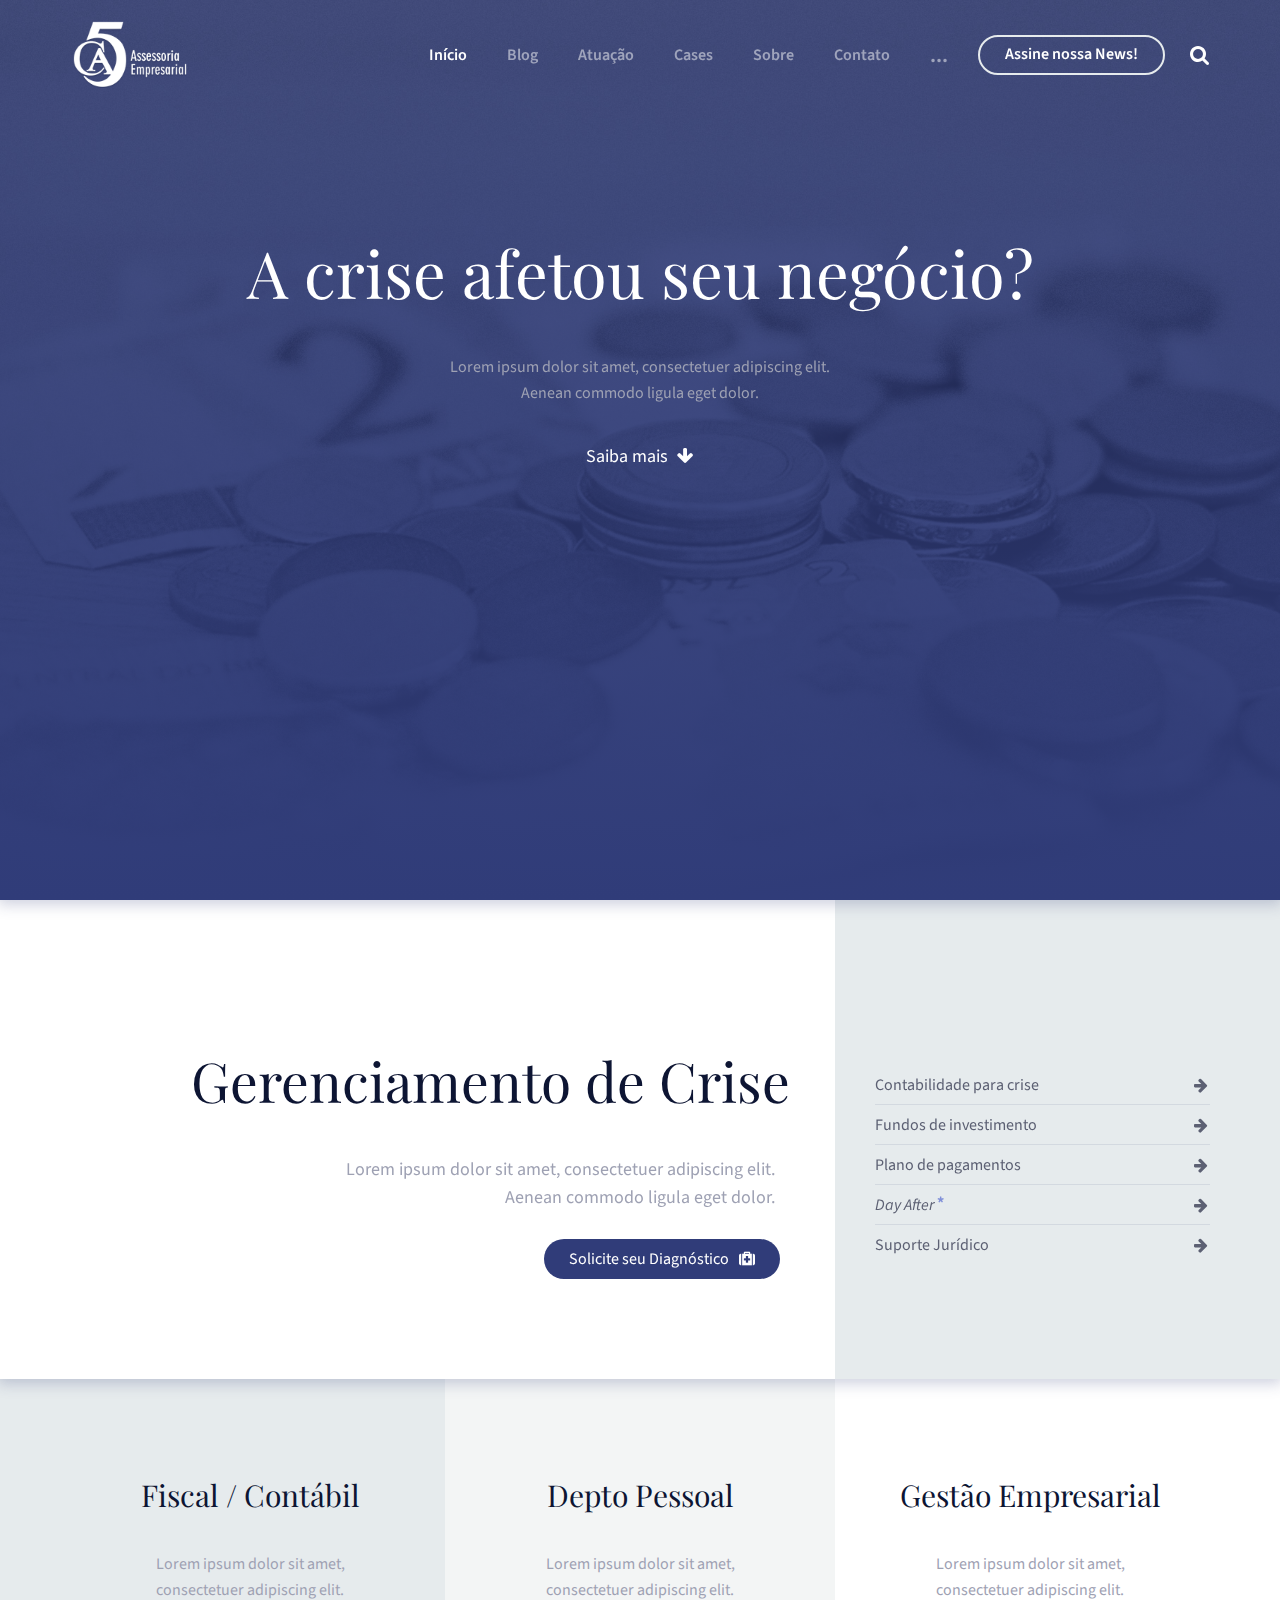
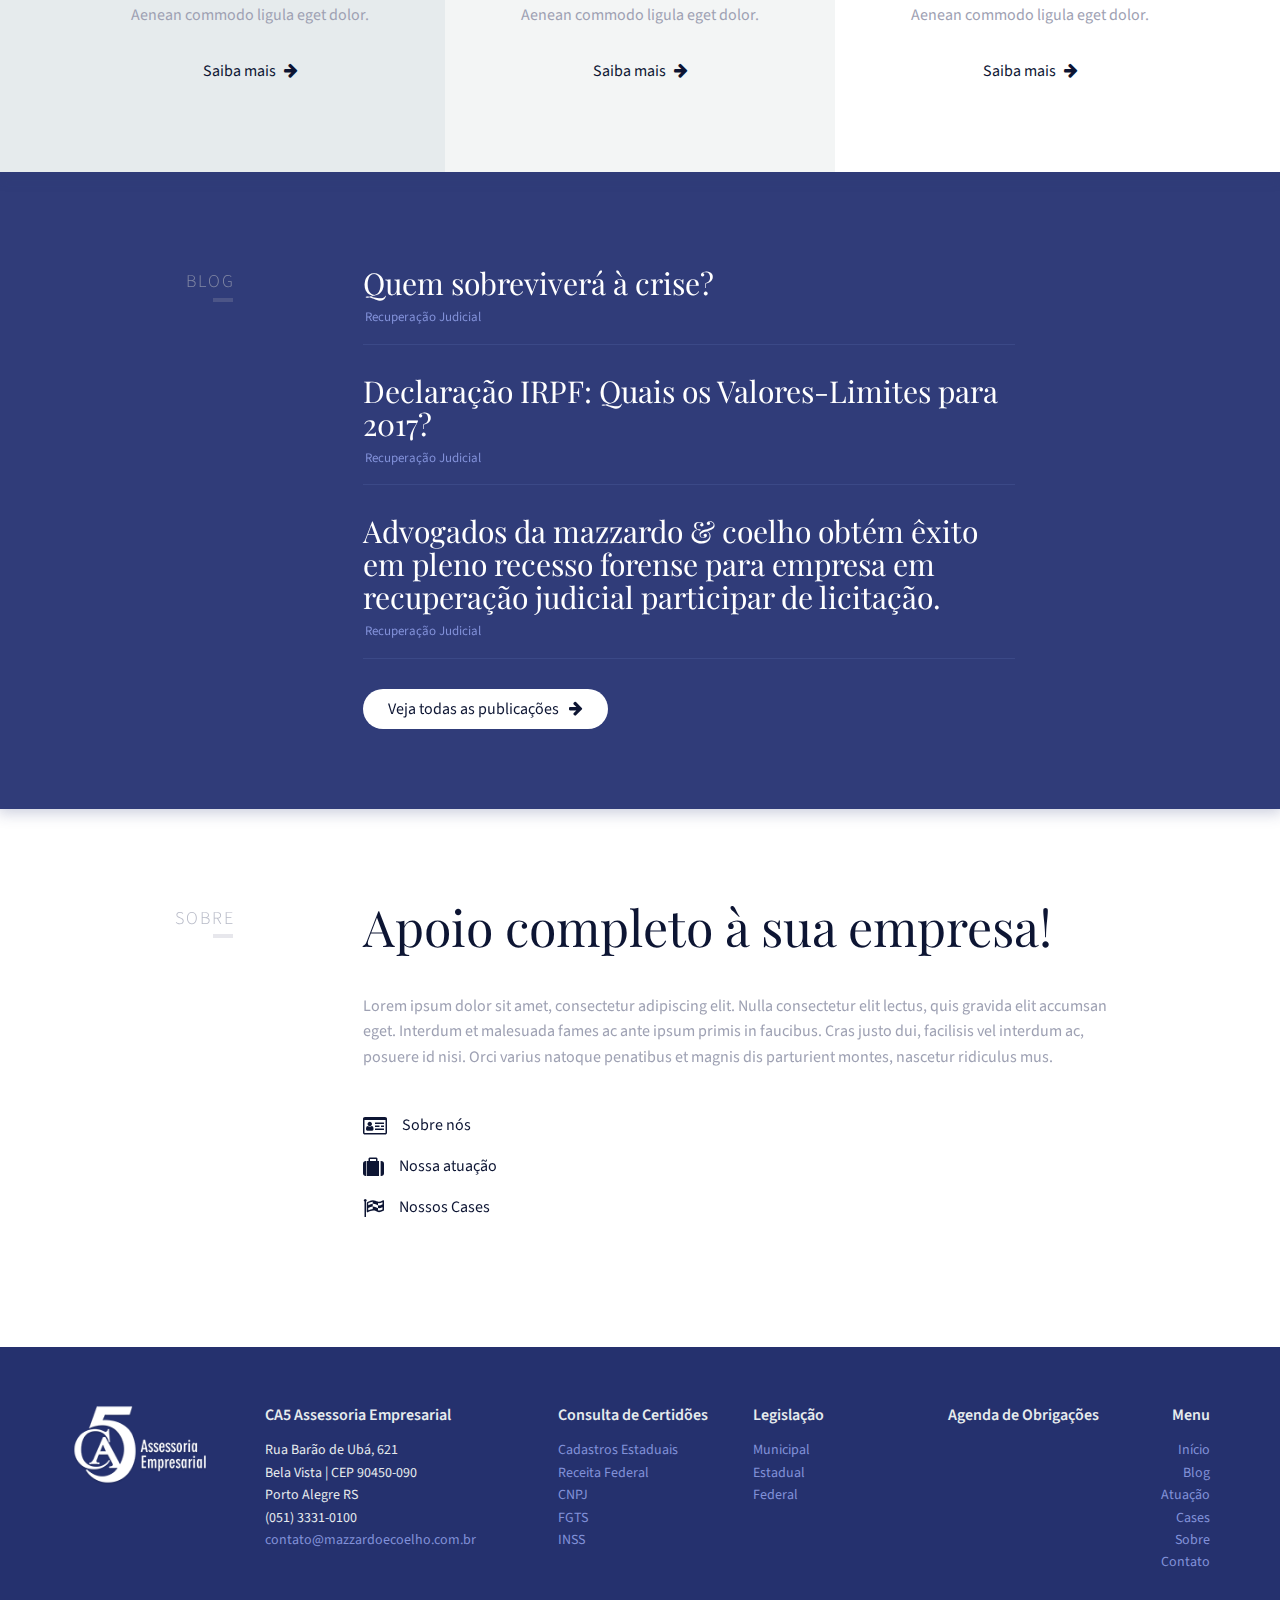
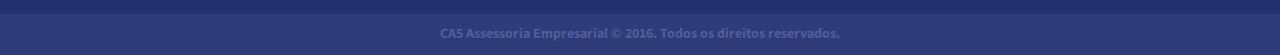
<file: index.html>
<!DOCTYPE html>
<html class="ca5" lang="pt-BR">

<head>
	<meta charset="utf-8">
	<meta http-equiv="X-UA-Compatible" content="IE=edge">
	<!-- <meta name="viewport" content="width=device-width, initial-scale=1"> -->
	<meta name="viewport" content="width=device-width, initial-scale=1, user-scalable=0"/>
	<!-- The above 3 meta tags *must* come first in the head; any other head content must come *after* these tags -->
	<meta name="description" content="">
	<meta name="author" content="Pablo Jaeger - pablojuniorj@gmail.com">
	<link rel="icon" href="tema/imgs/favicon.ico">
	<title>Ca5</title>
	<!-- Bootstrap -->
	<link href="bootstrap/css/bootstrap.min.css" rel="stylesheet">
	<!-- Tema -->
	<link href="tema/css/tema.min.css" rel="stylesheet">
	<!-- Font Awesome -->
	<link href="tema/fonts/font-awesome/css/font-awesome.min.css" rel="stylesheet">
	<!-- HTML5 shim and Respond.js for IE8 support of HTML5 elements and media queries -->
	<!-- WARNING: Respond.js doesn't work if you view the page via file:// -->
	<!--[if lt IE 9]>
<script src="https://oss.maxcdn.com/html5shiv/3.7.2/html5shiv.min.js"></script>
<script src="https://oss.maxcdn.com/respond/1.4.2/respond.min.js"></script>
<![endif]-->
</head>

<body>
	
	<!-- menu mobile -->
	<nav class="mobile-menu">
		<span class="linha"><a href="#">Área do cliente<i class="fa fa-user-circle" aria-hidden="true"></i></a></span>
		<a href="landing-newsletter.html" class="btn btn-branco navbar-btn btn-redondo hidden-md hidden-lg">Assine nossa News</a>
        <span class="metade">
			<a href="#">
				<span class="sr-only">Facebook</span>
				<i class="fa fa-facebook-official" aria-hidden="true"></i>
			</a>
			<a href="#">
				<span class="sr-only">Twitter</span>
				<i class="fa fa-twitter" aria-hidden="true"></i>
			</a>
			<a href="#">
				<span class="sr-only">Linkedin</span>
				<i class="fa fa-linkedin" aria-hidden="true"></i>
			</a>
		</span>
        <span class="metade">
			<form>
					<select name="select-idioma" id="" class="select-idioma">
					<option value="" default>Português</option>
					<option value="">Ingles</option>
				</select> 
			</form>
		</span>
		<ul>
			<li class="active"><a href="#">Início</a></li>
			<li><a href="#">Blog</a></li>
			<li><a href="#">Atuação</a></li>
			<li><a href="#">Cases</a></li>
			<li><a href="#">Sobre</a></li>
			<li><a href="#">Contato</a></li>
		</ul>
        
	</nav>

	<div class="content-wraper">

		<header id="cabecalho-geral">

			<nav id="nav-topo" class="navbar navbar-default nav-efeito-cor">

				<!-- <div id="barra-destaque-topo" class="assine-news text-center azul escuro1 ">
					<div class="container">
						<p class="azul-texto claro1">Assine nossa newsletter <span class="hidden-xs">e receba conteúdos exclusivos, direto no seu email!</span>
						<a href="#">Clique aqui <i class="fa fa-arrow-right" aria-hidden="true"></i></a>
						</p>
					</div>
					<i class="fa fa-times pull-right fechar" aria-hidden="true"></i>
				</div> -->

				<div class="container">
				
					<a class="navbar-brand" href="#"><span class="sr-only">Ca5 Assesoria Empresarial</span></a>

					<div id="menu-opcoes-primario" class="menu-opcoes">
						<ul class="nav navbar-nav hidden-xs hidden-sm">
							<li class="active"><a href="index.html">Início</a></li>
							<li><a href="blog-listagem.html">Blog</a></li>
							<li>
								<div class="dropdown dropdown-atuacao">
								    <a class="dropdown-toggle" id="dropdownAtuacao" data-toggle="dropdown" aria-haspopup="true" aria-expanded="true">Atuação</a>
								    <ul class="dropdown-menu" aria-labelledby="dropdownAtuacao">
								        <li><a href="atuacao_crise.html">Gerenciamento de Crise</a></li>
								        <li role="separator" class="divider"></li>
								        <li><a href="atuacao_fiscal.html">Fiscal / Contábil</a></li>
								        <li role="separator" class="divider"></li>
								        <li><a href="atuacao_dp.html">Departamento Pesssoal</a></li>
								        <li role="separator" class="divider"></li>
								        <li><a href="atuacao_gestao.html">Gestão Empresarial</a></li>
								    </ul>
								</div>
							</li>
							<li><a href="#">Cases</a></li>
							<li><a href="#">Sobre</a></li>
							<li><a href="#">Contato</a></li>
						</ul>
						<div class="dropdown">
						    <button class="btn btn-transparente navbar-btn btn-redondo hidden-xs hidden-sm dropdown-toggle" type="button" id="dropdownMenu1" data-toggle="dropdown" aria-haspopup="true" aria-expanded="true">...</button>
						    <ul class="dropdown-menu" aria-labelledby="dropdownMenu1">
						        <li><a href="https://www.dominioatendimento.com:82/login.html">Área do cliente<i class="fa fa-user-circle" aria-hidden="true"></i></a></li>
						        <li role="separator" class="divider"></li>
						        <li>
									<form>
 										<select name="select-idioma" id="" class="select-idioma">
											<option value="" default>Português</option>
											<option value="">Ingles</option>
										</select> 
									</form>
								</li>
						    	<li role="separator" class="divider"></li>
						        <li>
    								<a href="#" class="social">
    									<span class="sr-only">Facebook</span>
    									<i class="fa fa-facebook-official" aria-hidden="true"></i>
    								</a>
    								<a href="#" class="social">
    									<span class="sr-only">Twitter</span>
    									<i class="fa fa-twitter" aria-hidden="true"></i>
    								</a>
									<a href="#" class="social">
										<span class="sr-only">Linkedin</span>
										<i class="fa fa-linkedin" aria-hidden="true"></i>
									</a>
    							</li>
						    </ul>
						</div>

						<a href="landing-newsletter.html" class="btn btn-branco navbar-btn btn-redondo hidden-xs">Assine nossa News!</a>
						<div class="busca">
							<i class="fa fa-search buscar-icone" aria-hidden="true"></i>
							<span class="grupo">
								<input type="text" placeholder="Digite aqui o que você procura:" autofocus>
								<button><i class="fa fa-search" aria-hidden="true"></i></button>
							</span>
						</div>

						<div class="hidden-md hidden-lg show-menu">
							<i class="fa fa-bars"></i>
							<i class="fa fa-times"></i>
						</div>

					</div>

				</div>

			</nav>

		</header>

		<main>
			
			<header id="inicio" class="secao">
				<ul class="banners text-center">
					<li class="banner" style="background-image: url(tema/imgs/banner1.jpg)">
						<div class="container">
							<div class="row">
								<h1 class="titulo">A crise afetou seu negócio?</h1>
								<h4 class="subtitulo">Nós podemos te ajudar!</h4>
								<p class="texto">
									Lorem ipsum dolor sit amet, consectetuer adipiscing elit. <br>
									Aenean commodo ligula eget dolor.</p>
								<a class="link page-scroll" href="#crise">Saiba mais <i class="fa fa-arrow-down" aria-hidden="true"></i></a>
							</div>
						</div>
					</li>
					<span class="setas">
						<i class="fa fa-angle-left" aria-hidden="true"></i>
						<i class="fa fa-angle-right" aria-hidden="true"></i>
					</span>
				</ul>
			</header>

			<section id="crise" class="secao crise">
				<div class="container">
					<div class="row">
						<div class="col-md-8 ">
							<h1 class="titulo">Gerenciamento de Crise</h1>
							<p class="texto">
								Lorem ipsum dolor sit amet, consectetuer adipiscing elit. <br>
								Aenean commodo ligula eget dolor.</p>
							
							<a href="landing-diagnostico.html" class="btn btn-default btn-redondo">
								Solicite seu Diagnóstico<i class="fa fa-medkit" aria-hidden="true"></i></a>
						</div>
						<div class="col-md-4">
							<ul class="atuacao">
								<li>
									<a href="atuacao_crise.html#contabilidade">
										Contabilidade para crise
										<i class="fa fa-arrow-right" aria-hidden="true"></i></a></li>
								<li>
									<a href="atuacao_crise.html#fundos">
										Fundos de investimento
										<i class="fa fa-arrow-right" aria-hidden="true"></i></a></li>
								<li>
									<a href="atuacao_crise.html#planos">
										Plano de pagamentos
										<i class="fa fa-arrow-right" aria-hidden="true"></i></a></li>
								<li class="conteudo-complementar">
									<a href="atuacao_crise.html#dayafter">
										<i>Day After <sup>*</sup></i>
										<i class="fa fa-arrow-right" aria-hidden="true"></i></a>
										<span>Para empresas que já se encontram em Recuperação Judicial</span></li>
								<li>
									<a href="atuacao_crise.html#suporte">
										Suporte Jurídico
										<i class="fa fa-arrow-right" aria-hidden="true"></i></a></li>
							</ul>
						</div>
					</div>
				</div>
			</section>

			<section class="secao servicos">
				<div class="container">
					<div class="row">
						<div class="col-md-4 servico">
							<h2 class="titulo">
								<i class="fa fa-percent" aria-hidden="true"></i>
								Fiscal / Contábil</h2>
							<p class="texto">
								Lorem ipsum dolor sit amet, consectetuer adipiscing elit. Aenean commodo ligula eget dolor.</p>
							<a class="link" href="atuacao_fiscal.html">
								Saiba mais <i class="fa fa-arrow-right" aria-hidden="true"></i></a>
						</div>
						<div class="col-md-4 servico">
							<h2 class="titulo">
								<i class="fa fa-pie-chart" aria-hidden="true"></i>									
								Depto Pessoal</h2>
							<p class="texto">
								Lorem ipsum dolor sit amet, consectetuer adipiscing elit. Aenean commodo ligula eget dolor.</p>
							<a class="link" href="atuacao_dp.html">
								Saiba mais <i class="fa fa-arrow-right" aria-hidden="true"></i></a>
						</div>
						<div class="col-md-4 servico">
							<h2 class="titulo">
								<i class="fa fa-line-chart" aria-hidden="true"></i>
								Gestão Empresarial</h2>
							<p class="texto">
								Lorem ipsum dolor sit amet, consectetuer adipiscing elit. Aenean commodo ligula eget dolor.</p>
							<a class="link" href="atuacao_gestao.html">
								Saiba mais <i class="fa fa-arrow-right" aria-hidden="true"></i></a>
						</div>
					</div>
				</div>
			</section>

			<section class="secao blog">
				<div class="container">
					<div class="row">
						<div class="col-md-2">
							<h4 class="nome-secao">Blog</h4>
						</div>
						<div class="col-md-7 col-md-offset-1">
							<ul class="listagem-posts">
								<li class="post">
									<h5 class="titulo">Quem sobreviverá à crise?</h5>
									<a href="#" class="categoria">Recuperação Judicial</a></li>
								<li class="post">
									<h5 class="titulo">Declaração IRPF: Quais os Valores-Limites para 2017?</h5>
									<a href="#" class="categoria">Recuperação Judicial</a></li>
								<li class="post">
									<h5 class="titulo">Advogados da mazzardo & coelho obtém êxito em pleno recesso forense para empresa em recuperação judicial participar de licitação.</h5>
									<a href="#" class="categoria">Recuperação Judicial</a></li>
							</ul>
							<a href="#" class="btn btn-default btn-redondo">
								Veja todas as publicações<i class="fa fa-arrow-right" aria-hidden="true"></i></a>
						</div>
					</div>
				</div>
			</section>

			<section class="secao sobre">
				<div class="container">
					<div class="row">
						<div class="col-md-2">
							<h4 class="nome-secao">Sobre</h4>
						</div>
						<div class="col-md-8 col-md-offset-1">
							<h2 class="titulo">Apoio completo à sua empresa!</h2>
							<p class="texto">
								Lorem ipsum dolor sit amet, consectetur adipiscing elit. Nulla consectetur elit lectus, quis gravida elit accumsan eget. Interdum et malesuada fames ac ante ipsum primis in faucibus. Cras justo dui, facilisis vel interdum ac, posuere id nisi. Orci varius natoque penatibus et magnis dis parturient montes, nascetur ridiculus mus.
							</p>
							
							<div class="conteudo reset-colunas">
								<div class="col-md-4">
									<a class="link" href="#">
										<i class="fa fa-id-card-o" aria-hidden="true"></i>
										Sobre nós</a>
									<a class="link" href="#">
										<i class="fa fa-suitcase" aria-hidden="true"></i>
										Nossa atuação</a>
									<a class="link" href="#">
										<i class="fa fa-flag-checkered" aria-hidden="true"></i>
										Nossos Cases</a>
								</div>
								<div class="col-md-8">
										<iframe src="https://www.facebook.com/plugins/page.php?href=https%3A%2F%2Fwww.facebook.com%2Fcacinco&tabs&width=500&height=130&small_header=false&adapt_container_width=true&hide_cover=false&show_facepile=false&appId" width="500" height="130" style="border:none;overflow:hidden" scrolling="no" frameborder="0" allowTransparency="true"></iframe>
								</div>
							</div>
							<!-- 
							<div class="pseudotabela">
								<div class="pseudocelula">
									<p class="texto">
										Lorem ipsum dolor sit amet, consectetuer adipiscing elit. Aenean commodo ligula eget dolor.
									</p>
									<a class="link" href="#">
										Sobre nós<i class="fa fa-id-card-o" aria-hidden="true"></i></a>
									<a class="link" href="#">
										Nossa atuação<i class="fa fa-suitcase" aria-hidden="true"></i></a>
									<a class="link" href="#">
										Nossos Cases<i class="fa fa-flag-checkered" aria-hidden="true"></i></a>
								</div>
								<div class="pseudocelula plugin-FB">
									<iframe src="https://www.facebook.com/plugins/page.php?href=https%3A%2F%2Fwww.facebook.com%2Fcacinco&tabs&width=240&height=214&small_header=false&adapt_container_width=true&hide_cover=false&show_facepile=false&appId" width="240" height="214" style="border:none;overflow:hidden" scrolling="no" frameborder="0" allowTransparency="true"></iframe>
								</div>
							</div>
							 -->
						</div>
					</div>
				</div>
			</section>
		</main>

		<footer class="">
			<div class="container">
				<div class="row">
					<div class="col-md-2">
						<img class="logo" src="tema/imgs/logo-ca5-branco.png" alt="">
					</div>
					<div class="col-md-3">
						<h5>CA5 Assessoria Empresarial</h5>
						<p>
							Rua Barão de Ubá, 621<br>
							Bela Vista | CEP 90450-090<br>
							Porto Alegre RS<br>
							(051) 3331-0100<br>
							<a href="#">contato@mazzardoecoelho.com.br</a></p>
					</div>
					<div class="col-md-2">
						<h5>Consulta de Certidões</h5>
						<ul>
							<li><a href="#">Cadastros Estaduais</a></li>
							<li><a href="#">Receita Federal</a></li>
							<li><a href="#">CNPJ</a></li>
							<li><a href="#">FGTS</a></li>
							<li><a href="#">INSS</a></li>
						</ul> 
					</div>
					<div class="col-md-2">
						<h5>Legislação</h5>
						<ul>
							<li><a href="#">Municipal</a></li>
							<li><a href="#">Estadual</a></li>
							<li><a href="#">Federal</a></li>
						</ul> 
					</div>
					<div class="col-md-2">
						<h5>Agenda de Obrigações</h5>
					</div>
					<div class="col-md-1 text-right">
						<h5>Menu</h5>
						<ul class="menu">
							<li><a href="#">Início</a></li>
							<li><a href="#">Blog</a></li>
							<li><a href="#">Atuação</a></li>
							<li><a href="#">Cases</a></li>
							<li><a href="#">Sobre</a></li>
							<li><a href="#">Contato</a></li>
						</ul>
					</div>
				</div>
			</div>
			<div class="barra-fechamento">
				CA5 Assessoria Empresarial © 2016.<br class="hidden-md hidden-lg"> Todos os direitos reservados. 
			</div>
		</footer>
		
		<a href="#cabecalho-geral" class="back-to-top page-scroll hidden-xs"><i class="fa fa-arrow-circle-o-up" aria-hidden="true"></i></a>
	</div>
	
	<!-- jQuery  -->
	<script src="https://ajax.googleapis.com/ajax/libs/jquery/1.11.3/jquery.min.js"></script>
	<!-- Bootstrap.js -->
	<script src="bootstrap/js/bootstrap.min.js"></script>
	<!-- Tema.js -->
	<script src="tema/js/tema.js"></script>
	<!-- easing.js -->
	<script src="tema/js/jquery.easing.min.js"></script>

	<script type="text/javascript">
		$(function () {
		  $('[data-toggle="tooltip"]').tooltip()
		})
	</script>


</body>

</html>
</file>
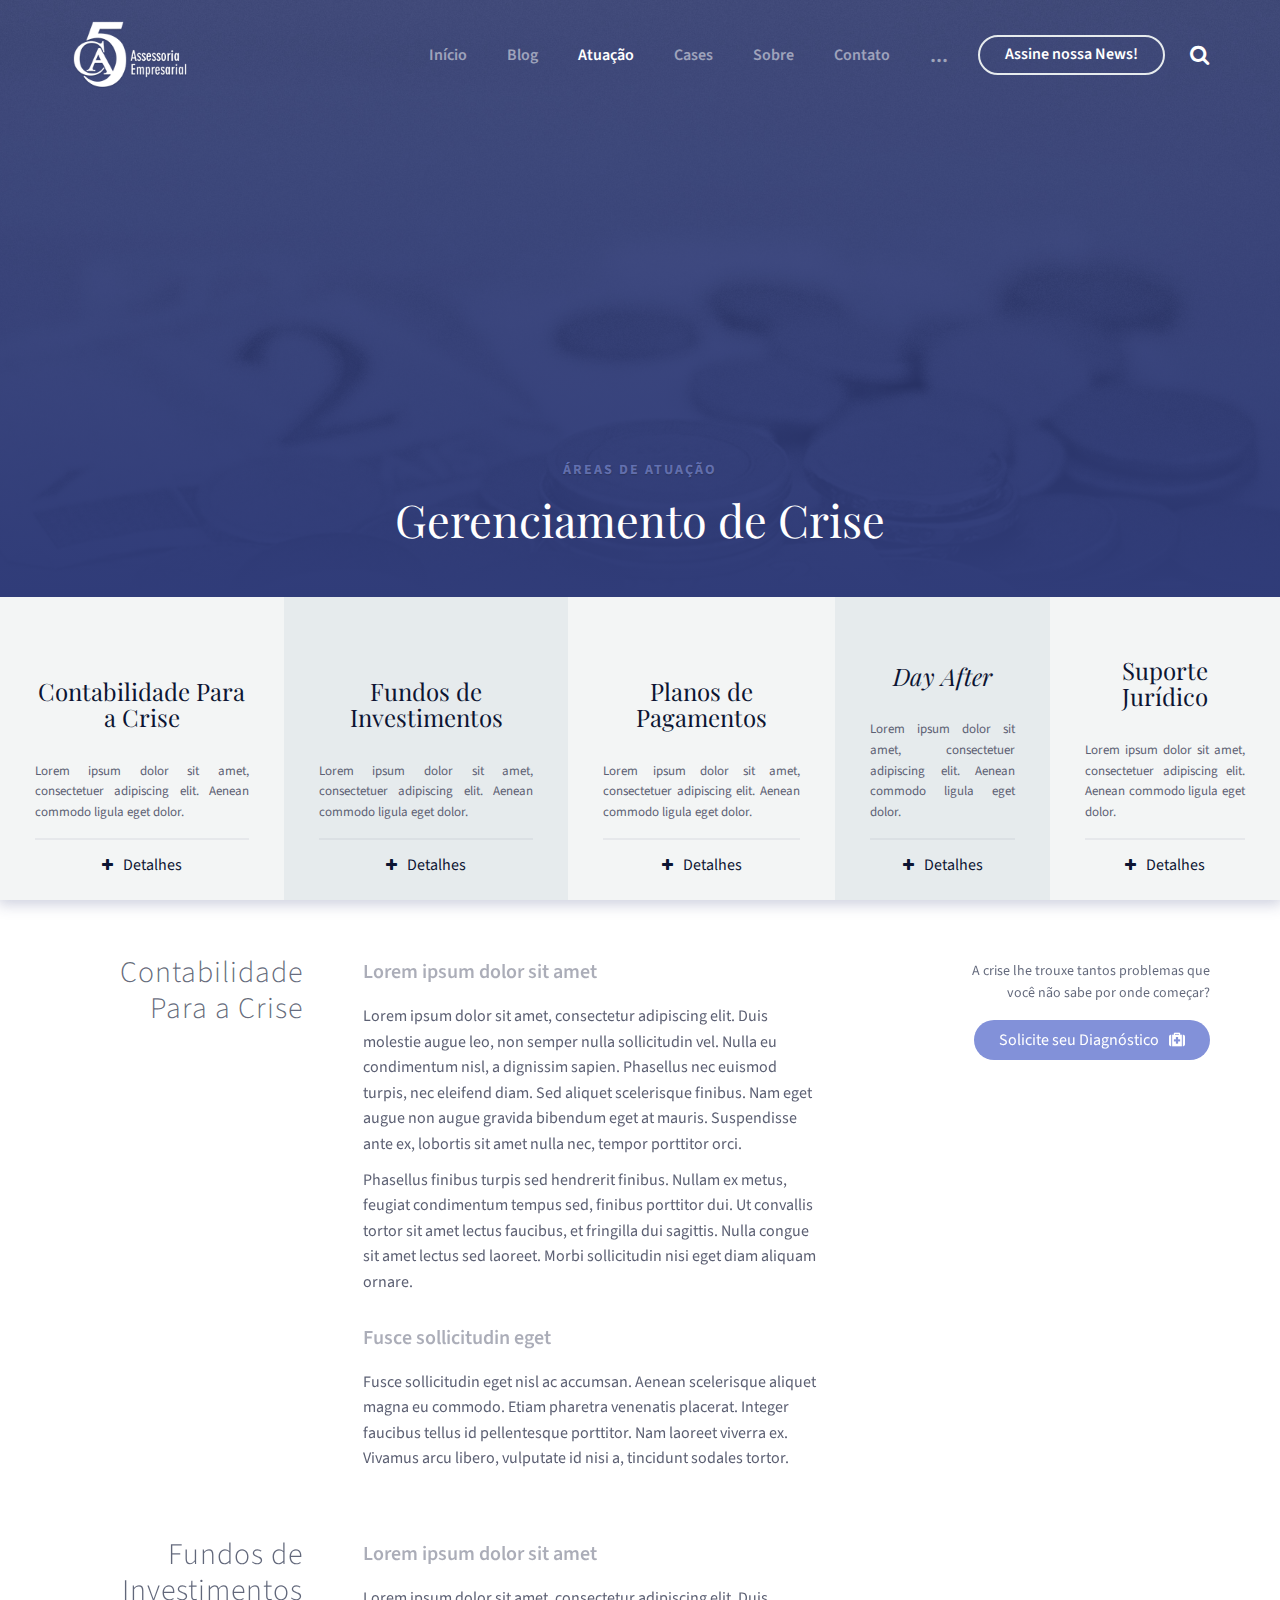
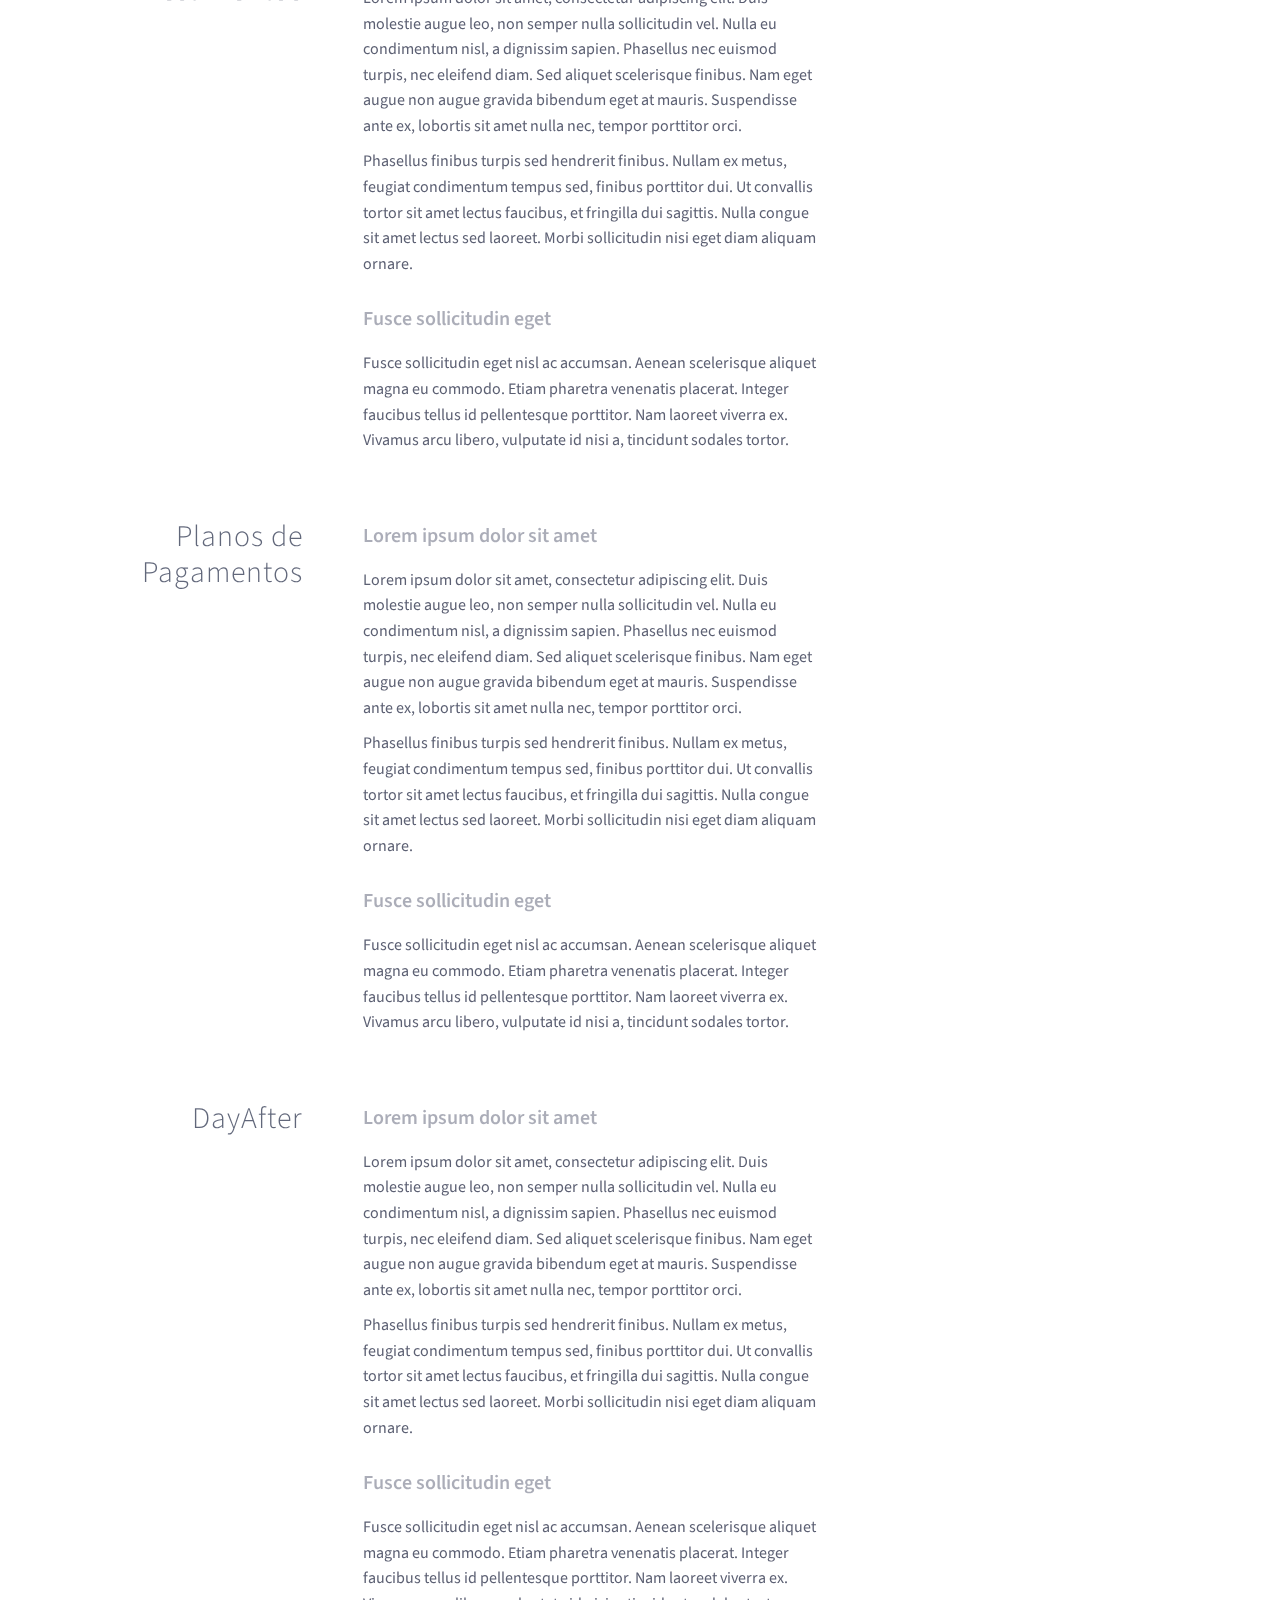
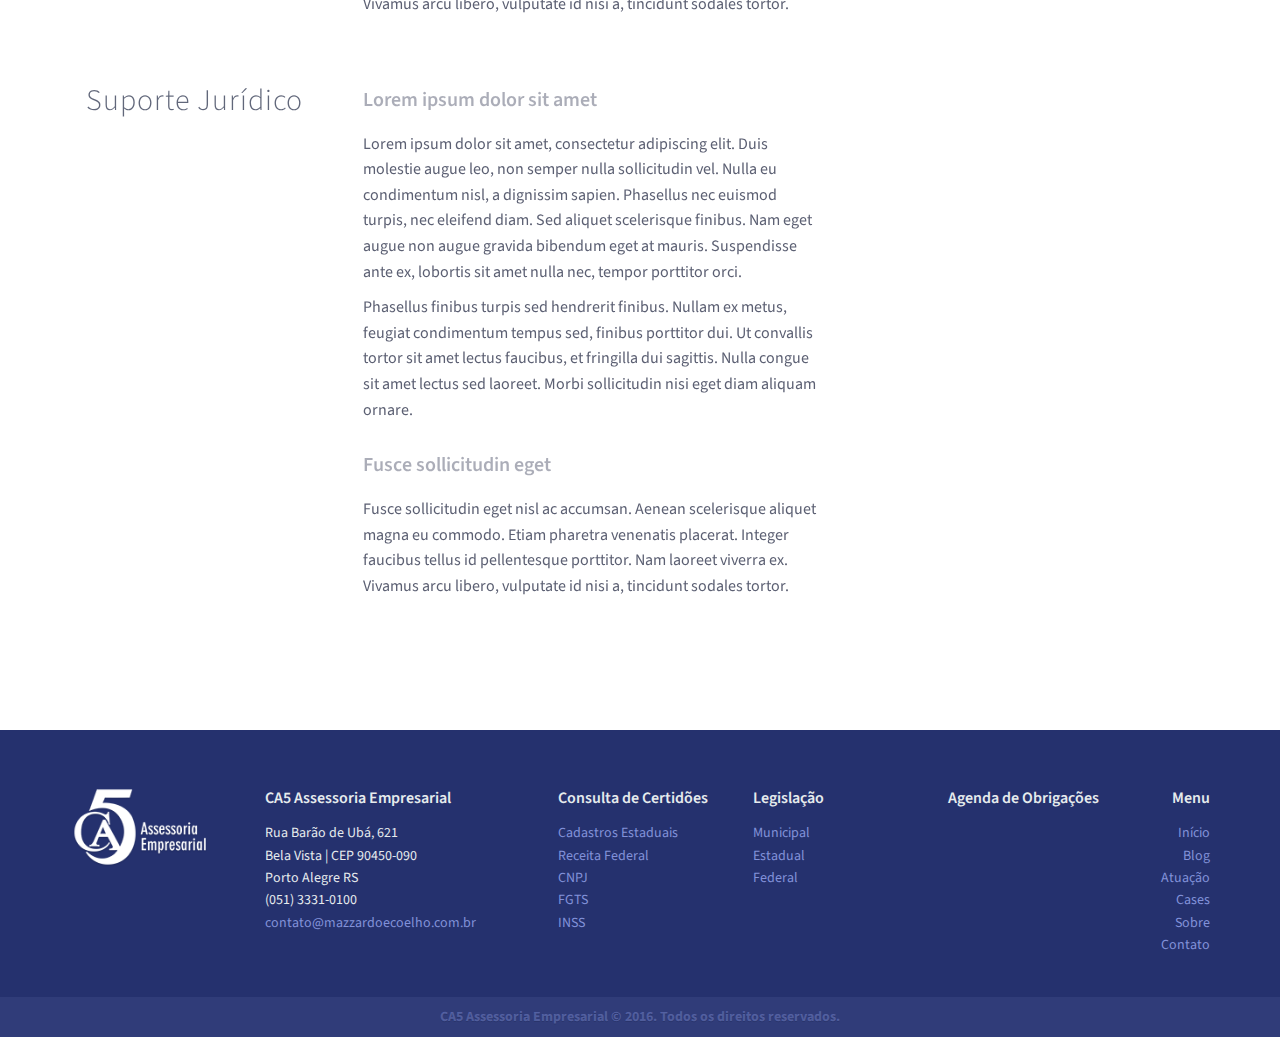
<file: atuacao_crise.html>
<!DOCTYPE html>
<html class="ca5" lang="pt-BR">

<head>
	<meta charset="utf-8">
	<meta http-equiv="X-UA-Compatible" content="IE=edge">
	<!-- <meta name="viewport" content="width=device-width, initial-scale=1"> -->
	<meta name="viewport" content="width=device-width, initial-scale=1, user-scalable=0"/>
	<!-- The above 3 meta tags *must* come first in the head; any other head content must come *after* these tags -->
	<meta name="description" content="">
	<meta name="author" content="Pablo Jaeger - pablojuniorj@gmail.com">
	<link rel="icon" href="tema/imgs/favicon.ico">
	<title>Ca5</title>
	<!-- Bootstrap -->
	<link href="bootstrap/css/bootstrap.min.css" rel="stylesheet">
	<!-- Tema -->
	<link href="tema/css/tema.min.css" rel="stylesheet">
	<!-- Font Awesome -->
	<link href="tema/fonts/font-awesome/css/font-awesome.min.css" rel="stylesheet">
	<!-- HTML5 shim and Respond.js for IE8 support of HTML5 elements and media queries -->
	<!-- WARNING: Respond.js doesn't work if you view the page via file:// -->
	<!--[if lt IE 9]>
<script src="https://oss.maxcdn.com/html5shiv/3.7.2/html5shiv.min.js"></script>
<script src="https://oss.maxcdn.com/respond/1.4.2/respond.min.js"></script>
<![endif]-->
</head>

<body class="interna pagina-atuacao crise">
	
	<!-- menu mobile -->
	<nav class="mobile-menu">
		<span class="linha"><a href="#">Área do cliente<i class="fa fa-user-circle" aria-hidden="true"></i></a></span>
		<a href="landing-newsletter.html" class="btn btn-branco navbar-btn btn-redondo hidden-md hidden-lg">Assine nossa News</a>
        <span class="metade">
			<a href="#">
				<span class="sr-only">Facebook</span>
				<i class="fa fa-facebook-official" aria-hidden="true"></i>
			</a>
			<a href="#">
				<span class="sr-only">Twitter</span>
				<i class="fa fa-twitter" aria-hidden="true"></i>
			</a>
			<a href="#">
				<span class="sr-only">Linkedin</span>
				<i class="fa fa-linkedin" aria-hidden="true"></i>
			</a>
		</span>
        <span class="metade">
			<form>
					<select name="select-idioma" id="" class="select-idioma">
					<option value="" default>Português</option>
					<option value="">Ingles</option>
				</select> 
			</form>
		</span>
		<ul>
			<li class="active"><a href="#">Início</a></li>
			<li><a href="#">Blog</a></li>
			<li><a href="#">Atuação</a></li>
			<li><a href="#">Cases</a></li>
			<li><a href="#">Sobre</a></li>
			<li><a href="#">Contato</a></li>
		</ul>
        
	</nav>

	<div class="content-wraper">

		<header id="cabecalho-geral">

			<nav id="nav-topo" class="navbar navbar-default nav-efeito-cor">

				<!-- <div id="barra-destaque-topo" class="assine-news text-center azul escuro1 ">
					<div class="container">
						<p class="azul-texto claro1">Assine nossa newsletter <span class="hidden-xs">e receba conteúdos exclusivos, direto no seu email!</span>
						<a href="#">Clique aqui <i class="fa fa-arrow-right" aria-hidden="true"></i></a>
						</p>
					</div>
					<i class="fa fa-times pull-right fechar" aria-hidden="true"></i>
				</div> -->

				<div class="container">
				
					<a class="navbar-brand" href="#"><span class="sr-only">Ca5 Assesoria Empresarial</span></a>

					<div id="menu-opcoes-primario" class="menu-opcoes">
						<ul class="nav navbar-nav hidden-xs hidden-sm">
							<li><a href="index.html">Início</a></li>
							<li><a href="blog-listagem.html">Blog</a></li>
							<li class="active">
								<div class="dropdown dropdown-atuacao">
								    <a class="dropdown-toggle" id="dropdownAtuacao" data-toggle="dropdown" aria-haspopup="true" aria-expanded="true">Atuação</a>
								    <ul class="dropdown-menu" aria-labelledby="dropdownAtuacao">
								        <li><a href="atuacao_crise.html">Gerenciamento de Crise</a></li>
								        <li role="separator" class="divider"></li>
								        <li><a href="atuacao_fiscal.html">Fiscal / Contábil</a></li>
								        <li role="separator" class="divider"></li>
								        <li><a href="atuacao_dp.html">Departamento Pesssoal</a></li>
								        <li role="separator" class="divider"></li>
								        <li><a href="atuacao_gestao.html">Gestão Empresarial</a></li>
								    </ul>
								</div>
							</li>
							<li><a href="#">Cases</a></li>
							<li><a href="#">Sobre</a></li>
							<li><a href="#">Contato</a></li>
						</ul>
						<div class="dropdown">
						    <button class="btn btn-transparente navbar-btn btn-redondo hidden-xs hidden-sm dropdown-toggle" type="button" id="dropdownMenu1" data-toggle="dropdown" aria-haspopup="true" aria-expanded="true">...</button>
						    <ul class="dropdown-menu" aria-labelledby="dropdownMenu1">
						        <li><a href="https://www.dominioatendimento.com:82/login.html">Área do cliente<i class="fa fa-user-circle" aria-hidden="true"></i></a></li>
						        <li role="separator" class="divider"></li>
						        <li>
									<form>
 										<select name="select-idioma" id="" class="select-idioma">
											<option value="" default>Português</option>
											<option value="">Ingles</option>
										</select> 
									</form>
								</li>
						    	<li role="separator" class="divider"></li>
						        <li>
    								<a href="#" class="social">
    									<span class="sr-only">Facebook</span>
    									<i class="fa fa-facebook-official" aria-hidden="true"></i>
    								</a>
    								<a href="#" class="social">
    									<span class="sr-only">Twitter</span>
    									<i class="fa fa-twitter" aria-hidden="true"></i>
    								</a>
									<a href="#" class="social">
										<span class="sr-only">Linkedin</span>
										<i class="fa fa-linkedin" aria-hidden="true"></i>
									</a>
    							</li>
						    </ul>
						</div>

						<a href="landing-newsletter.html" class="btn btn-branco navbar-btn btn-redondo hidden-xs">Assine nossa News!</a>
						<div class="busca">
							<i class="fa fa-search buscar-icone" aria-hidden="true"></i>
							<span class="grupo">
								<input type="text" placeholder="Digite aqui o que você procura:" autofocus>
								<button><i class="fa fa-search" aria-hidden="true"></i></button>
							</span>
						</div>

						<div class="hidden-md hidden-lg show-menu">
							<i class="fa fa-bars"></i>
							<i class="fa fa-times"></i>
						</div>

					</div>

				</div>

			</nav>

		</header>

		<main>
			
			<header id="inicio" class="secao atuacao">
				<div class="capa crise">
					<div class="container">
						<div class="row">
							<h4 class="nome-secao">ÁREAS DE ATUAÇÃO</h4>
							<h1 class="titulo">Gerenciamento de Crise</h1>
						</div>
					</div>
				</div>
				<section id="apresentacao" class="secao apresentacao">
					<div class="especialidades">
						<div class="container">
							<div class="row">
								<div class="especialidade">
									<h2 class="titulo">Contabilidade Para a Crise</h2>
									<p class="texto">Lorem ipsum dolor sit amet, consectetuer adipiscing elit. Aenean commodo ligula eget dolor.</p>
									<a class="link page-scroll" href="#contabilidade"><i class="fa fa-plus" aria-hidden="true"></i>Detalhes</a>
								</div>
								<div class="especialidade">
									<h2 class="titulo">Fundos de Investimentos</h2>
									<p class="texto">Lorem ipsum dolor sit amet, consectetuer adipiscing elit. Aenean commodo ligula eget dolor.</p>
									<a class="link page-scroll" href="#fundos"><i class="fa fa-plus" aria-hidden="true"></i>Detalhes</a>
								</div>
								<div class="especialidade">
									<h2 class="titulo">Planos de Pagamentos</h2>
									<p class="texto">Lorem ipsum dolor sit amet, consectetuer adipiscing elit. Aenean commodo ligula eget dolor.</p>
									<a class="link page-scroll" href="#planos"><i class="fa fa-plus" aria-hidden="true"></i>Detalhes</a>
								</div>
								<div class="especialidade">
									<h2 class="titulo"><i>Day After</i></h2>
									<p class="texto">Lorem ipsum dolor sit amet, consectetuer adipiscing elit. Aenean commodo ligula eget dolor.</p>
									<a class="link page-scroll" href="#dayafter"><i class="fa fa-plus" aria-hidden="true"></i>Detalhes</a>
								</div>
								<div class="especialidade">
									<h2 class="titulo">Suporte Jurídico</h2>
									<p class="texto">Lorem ipsum dolor sit amet, consectetuer adipiscing elit. Aenean commodo ligula eget dolor.</p>
									<a class="link page-scroll" href="#suporte"><i class="fa fa-plus" aria-hidden="true"></i>Detalhes</a>
								</div>
							</div>
						</div>
					</div>
				</section>
			</header>
			
			<section class="secao areas-atuacao gerenciamento-crise">
				
				<div class="container">
					<div class="row foco-atuacao" id="contabilidade">
						<div class="col-md-3">
							<h2 class="nome-foco-atuacao titulo-rolador">Contabilidade Para a Crise</h2>
							<div class="titulo-fixo">
								<div class="container">
									<div class="row">
										<div class="col-md-3">
											<h2 class="nome-foco-atuacao"></h2>
										</div>
									</div>
								</div>
							</div>
						</div>
						<div class="col-md-5">
							<h3>Lorem ipsum dolor sit amet</h3>
							<p>Lorem ipsum dolor sit amet, consectetur adipiscing elit. Duis molestie augue leo, non semper nulla sollicitudin vel. Nulla eu condimentum nisl, a dignissim sapien. Phasellus nec euismod turpis, nec eleifend diam. Sed aliquet scelerisque finibus. Nam eget augue non augue gravida bibendum eget at mauris. Suspendisse ante ex, lobortis sit amet nulla nec, tempor porttitor orci.</p>
							<p>Phasellus finibus turpis sed hendrerit finibus. Nullam ex metus, feugiat condimentum tempus sed, finibus porttitor dui. Ut convallis tortor sit amet lectus faucibus, et fringilla dui sagittis. Nulla congue sit amet lectus sed laoreet. Morbi sollicitudin nisi eget diam aliquam ornare.</p>
							<h3>Fusce sollicitudin eget</h3>
							<p>Fusce sollicitudin eget nisl ac accumsan. Aenean scelerisque aliquet magna eu commodo. Etiam pharetra venenatis placerat. Integer faucibus tellus id pellentesque porttitor. Nam laoreet viverra ex. Vivamus arcu libero, vulputate id nisi a, tincidunt sodales tortor.</p>
						</div>
					</div>
					<div class="row foco-atuacao" id="fundos">
						<div class="col-md-3">
							<h2 class="nome-foco-atuacao titulo-rolador">Fundos de Investimentos</h2>
							<div class="titulo-fixo">
								<div class="container">
									<div class="row">
										<div class="col-md-3">
											<h2 class="nome-foco-atuacao"></h2>
										</div>
									</div>
								</div>
							</div>
						</div>
						<div class="col-md-5">
							<h3>Lorem ipsum dolor sit amet</h3>
							<p>Lorem ipsum dolor sit amet, consectetur adipiscing elit. Duis molestie augue leo, non semper nulla sollicitudin vel. Nulla eu condimentum nisl, a dignissim sapien. Phasellus nec euismod turpis, nec eleifend diam. Sed aliquet scelerisque finibus. Nam eget augue non augue gravida bibendum eget at mauris. Suspendisse ante ex, lobortis sit amet nulla nec, tempor porttitor orci.</p>
							<p>Phasellus finibus turpis sed hendrerit finibus. Nullam ex metus, feugiat condimentum tempus sed, finibus porttitor dui. Ut convallis tortor sit amet lectus faucibus, et fringilla dui sagittis. Nulla congue sit amet lectus sed laoreet. Morbi sollicitudin nisi eget diam aliquam ornare.</p>
							<h3>Fusce sollicitudin eget</h3>
							<p>Fusce sollicitudin eget nisl ac accumsan. Aenean scelerisque aliquet magna eu commodo. Etiam pharetra venenatis placerat. Integer faucibus tellus id pellentesque porttitor. Nam laoreet viverra ex. Vivamus arcu libero, vulputate id nisi a, tincidunt sodales tortor.</p>
						</div>
					</div>
					<div class="row foco-atuacao" id="planos">
						<div class="col-md-3">
							<h2 class="nome-foco-atuacao titulo-rolador">Planos de Pagamentos</h2>
							<div class="titulo-fixo">
								<div class="container">
									<div class="row">
										<div class="col-md-3">
											<h2 class="nome-foco-atuacao"></h2>
										</div>
									</div>
								</div>
							</div>
						</div>
						<div class="col-md-5">
							<h3>Lorem ipsum dolor sit amet</h3>
							<p>Lorem ipsum dolor sit amet, consectetur adipiscing elit. Duis molestie augue leo, non semper nulla sollicitudin vel. Nulla eu condimentum nisl, a dignissim sapien. Phasellus nec euismod turpis, nec eleifend diam. Sed aliquet scelerisque finibus. Nam eget augue non augue gravida bibendum eget at mauris. Suspendisse ante ex, lobortis sit amet nulla nec, tempor porttitor orci.</p>
							<p>Phasellus finibus turpis sed hendrerit finibus. Nullam ex metus, feugiat condimentum tempus sed, finibus porttitor dui. Ut convallis tortor sit amet lectus faucibus, et fringilla dui sagittis. Nulla congue sit amet lectus sed laoreet. Morbi sollicitudin nisi eget diam aliquam ornare.</p>
							<h3>Fusce sollicitudin eget</h3>
							<p>Fusce sollicitudin eget nisl ac accumsan. Aenean scelerisque aliquet magna eu commodo. Etiam pharetra venenatis placerat. Integer faucibus tellus id pellentesque porttitor. Nam laoreet viverra ex. Vivamus arcu libero, vulputate id nisi a, tincidunt sodales tortor.</p>
						</div>
					</div>
					<div class="row foco-atuacao" id="dayafter">
						<div class="col-md-3">
							<h2 class="nome-foco-atuacao titulo-rolador">DayAfter</h2>
							<div class="titulo-fixo">
								<div class="container">
									<div class="row">
										<div class="col-md-3">
											<h2 class="nome-foco-atuacao"></h2>
										</div>
									</div>
								</div>
							</div>
						</div>
						<div class="col-md-5">
							<h3>Lorem ipsum dolor sit amet</h3>
							<p>Lorem ipsum dolor sit amet, consectetur adipiscing elit. Duis molestie augue leo, non semper nulla sollicitudin vel. Nulla eu condimentum nisl, a dignissim sapien. Phasellus nec euismod turpis, nec eleifend diam. Sed aliquet scelerisque finibus. Nam eget augue non augue gravida bibendum eget at mauris. Suspendisse ante ex, lobortis sit amet nulla nec, tempor porttitor orci.</p>
							<p>Phasellus finibus turpis sed hendrerit finibus. Nullam ex metus, feugiat condimentum tempus sed, finibus porttitor dui. Ut convallis tortor sit amet lectus faucibus, et fringilla dui sagittis. Nulla congue sit amet lectus sed laoreet. Morbi sollicitudin nisi eget diam aliquam ornare.</p>
							<h3>Fusce sollicitudin eget</h3>
							<p>Fusce sollicitudin eget nisl ac accumsan. Aenean scelerisque aliquet magna eu commodo. Etiam pharetra venenatis placerat. Integer faucibus tellus id pellentesque porttitor. Nam laoreet viverra ex. Vivamus arcu libero, vulputate id nisi a, tincidunt sodales tortor.</p>
						</div>
					</div>
					<div class="row foco-atuacao" id="suporte">
						<div class="col-md-3">
							<h2 class="nome-foco-atuacao titulo-rolador">Suporte Jurídico</h2>
							<div class="titulo-fixo">
								<div class="container">
									<div class="row">
										<div class="col-md-3">
											<h2 class="nome-foco-atuacao"></h2>
										</div>
									</div>
								</div>
							</div>
						</div>
						<div class="col-md-5">
							<h3>Lorem ipsum dolor sit amet</h3>
							<p>Lorem ipsum dolor sit amet, consectetur adipiscing elit. Duis molestie augue leo, non semper nulla sollicitudin vel. Nulla eu condimentum nisl, a dignissim sapien. Phasellus nec euismod turpis, nec eleifend diam. Sed aliquet scelerisque finibus. Nam eget augue non augue gravida bibendum eget at mauris. Suspendisse ante ex, lobortis sit amet nulla nec, tempor porttitor orci.</p>
							<p>Phasellus finibus turpis sed hendrerit finibus. Nullam ex metus, feugiat condimentum tempus sed, finibus porttitor dui. Ut convallis tortor sit amet lectus faucibus, et fringilla dui sagittis. Nulla congue sit amet lectus sed laoreet. Morbi sollicitudin nisi eget diam aliquam ornare.</p>
							<h3>Fusce sollicitudin eget</h3>
							<p>Fusce sollicitudin eget nisl ac accumsan. Aenean scelerisque aliquet magna eu commodo. Etiam pharetra venenatis placerat. Integer faucibus tellus id pellentesque porttitor. Nam laoreet viverra ex. Vivamus arcu libero, vulputate id nisi a, tincidunt sodales tortor.</p>
						</div>
					</div>
				</div>

				<aside class="msg-fixa">
					<div class="container">
						<div class="row">
							<div class="col-md-3 col-md-offset-9">
								<div class="msg">
									<p>A crise lhe trouxe tantos problemas que você não sabe por onde começar?</p>
									<a href="landing-diagnostico.html" class="btn btn-default btn-redondo">
										Solicite seu Diagnóstico<i class="fa fa-medkit" aria-hidden="true"></i>
									</a>
								</div>
							</div>
						</div>
					</div>
				</aside>

			</section>
			
		</main>

		<footer class="">
			<div class="container">
				<div class="row">
					<div class="col-md-2">
						<img class="logo" src="tema/imgs/logo-ca5-branco.png" alt="">
					</div>
					<div class="col-md-3">
						<h5>CA5 Assessoria Empresarial</h5>
						<p>
							Rua Barão de Ubá, 621<br>
							Bela Vista | CEP 90450-090<br>
							Porto Alegre RS<br>
							(051) 3331-0100<br>
							<a href="#">contato@mazzardoecoelho.com.br</a></p>
					</div>
					<div class="col-md-2">
						<h5>Consulta de Certidões</h5>
						<ul>
							<li><a href="#">Cadastros Estaduais</a></li>
							<li><a href="#">Receita Federal</a></li>
							<li><a href="#">CNPJ</a></li>
							<li><a href="#">FGTS</a></li>
							<li><a href="#">INSS</a></li>
						</ul> 
					</div>
					<div class="col-md-2">
						<h5>Legislação</h5>
						<ul>
							<li><a href="#">Municipal</a></li>
							<li><a href="#">Estadual</a></li>
							<li><a href="#">Federal</a></li>
						</ul> 
					</div>
					<div class="col-md-2">
						<h5>Agenda de Obrigações</h5>
					</div>
					<div class="col-md-1 text-right">
						<h5>Menu</h5>
						<ul class="menu">
							<li><a href="#">Início</a></li>
							<li><a href="#">Blog</a></li>
							<li><a href="#">Atuação</a></li>
							<li><a href="#">Cases</a></li>
							<li><a href="#">Sobre</a></li>
							<li><a href="#">Contato</a></li>
						</ul>
					</div>
				</div>
			</div>
			<div class="barra-fechamento">
				CA5 Assessoria Empresarial © 2016.<br class="hidden-md hidden-lg"> Todos os direitos reservados. 
			</div>
		</footer>
		
		<a href="#cabecalho-geral" class="back-to-top page-scroll"><i class="fa fa-arrow-circle-o-up" aria-hidden="true"></i></a>
	</div>
	
	<!-- jQuery  -->
	<script src="https://ajax.googleapis.com/ajax/libs/jquery/1.11.3/jquery.min.js"></script>
	<!-- Bootstrap.js -->
	<script src="bootstrap/js/bootstrap.min.js"></script>
	<!-- Tema.js -->
	<script src="tema/js/tema.js"></script>
	<!-- auxilio-navegacao.js -->
	<script src="tema/js/auxilio-navegacao.js"></script>
	<!-- easing.js -->
	<script src="tema/js/jquery.easing.min.js"></script>

	<script type="text/javascript">
		$(function () {
		  $('[data-toggle="tooltip"]').tooltip()
		})
	</script>


</body>

</html>
</file>
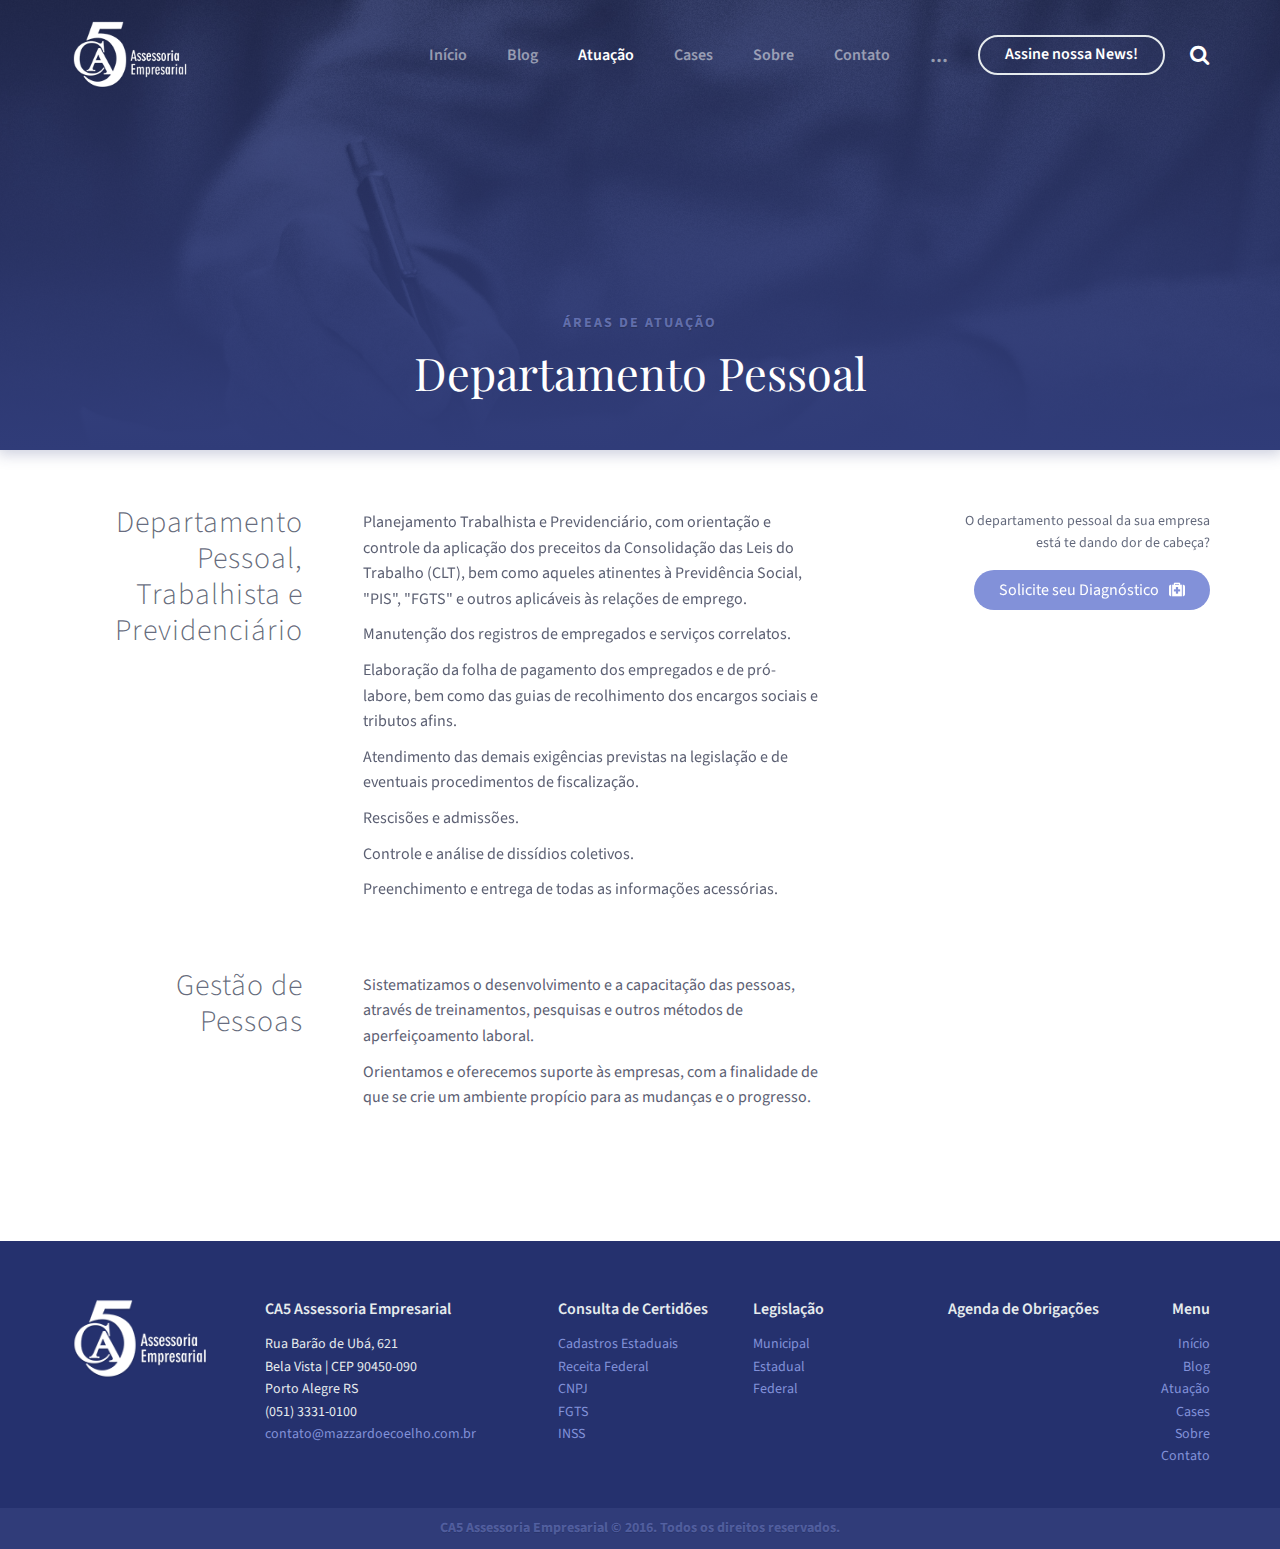
<file: atuacao_dp.html>
<!DOCTYPE html>
<html class="ca5" lang="pt-BR">

<head>
	<meta charset="utf-8">
	<meta http-equiv="X-UA-Compatible" content="IE=edge">
	<!-- <meta name="viewport" content="width=device-width, initial-scale=1"> -->
	<meta name="viewport" content="width=device-width, initial-scale=1, user-scalable=0"/>
	<!-- The above 3 meta tags *must* come first in the head; any other head content must come *after* these tags -->
	<meta name="description" content="">
	<meta name="author" content="Pablo Jaeger - pablojuniorj@gmail.com">
	<link rel="icon" href="tema/imgs/favicon.ico">
	<title>Ca5</title>
	<!-- Bootstrap -->
	<link href="bootstrap/css/bootstrap.min.css" rel="stylesheet">
	<!-- Tema -->
	<link href="tema/css/tema.min.css" rel="stylesheet">
	<!-- Font Awesome -->
	<link href="tema/fonts/font-awesome/css/font-awesome.min.css" rel="stylesheet">
	<!-- HTML5 shim and Respond.js for IE8 support of HTML5 elements and media queries -->
	<!-- WARNING: Respond.js doesn't work if you view the page via file:// -->
	<!--[if lt IE 9]>
<script src="https://oss.maxcdn.com/html5shiv/3.7.2/html5shiv.min.js"></script>
<script src="https://oss.maxcdn.com/respond/1.4.2/respond.min.js"></script>
<![endif]-->
</head>

<body class="interna pagina-atuacao crise">
	
	<!-- menu mobile -->
	<nav class="mobile-menu">
		<span class="linha"><a href="#">Área do cliente<i class="fa fa-user-circle" aria-hidden="true"></i></a></span>
		<a href="landing-newsletter.html" class="btn btn-branco navbar-btn btn-redondo hidden-md hidden-lg">Assine nossa News</a>
        <span class="metade">
			<a href="#">
				<span class="sr-only">Facebook</span>
				<i class="fa fa-facebook-official" aria-hidden="true"></i>
			</a>
			<a href="#">
				<span class="sr-only">Twitter</span>
				<i class="fa fa-twitter" aria-hidden="true"></i>
			</a>
			<a href="#">
				<span class="sr-only">Linkedin</span>
				<i class="fa fa-linkedin" aria-hidden="true"></i>
			</a>
		</span>
        <span class="metade">
			<form>
					<select name="select-idioma" id="" class="select-idioma">
					<option value="" default>Português</option>
					<option value="">Ingles</option>
				</select> 
			</form>
		</span>
		<ul>
			<li class="active"><a href="#">Início</a></li>
			<li><a href="#">Blog</a></li>
			<li><a href="#">Atuação</a></li>
			<li><a href="#">Cases</a></li>
			<li><a href="#">Sobre</a></li>
			<li><a href="#">Contato</a></li>
		</ul>
        
	</nav>

	<div class="content-wraper">

		<header id="cabecalho-geral">

			<nav id="nav-topo" class="navbar navbar-default nav-efeito-cor">

				<!-- <div id="barra-destaque-topo" class="assine-news text-center azul escuro1 ">
					<div class="container">
						<p class="azul-texto claro1">Assine nossa newsletter <span class="hidden-xs">e receba conteúdos exclusivos, direto no seu email!</span>
						<a href="#">Clique aqui <i class="fa fa-arrow-right" aria-hidden="true"></i></a>
						</p>
					</div>
					<i class="fa fa-times pull-right fechar" aria-hidden="true"></i>
				</div> -->

				<div class="container">
				
					<a class="navbar-brand" href="#"><span class="sr-only">Ca5 Assesoria Empresarial</span></a>

					<div id="menu-opcoes-primario" class="menu-opcoes">
						<ul class="nav navbar-nav hidden-xs hidden-sm">
							<li><a href="index.html">Início</a></li>
							<li><a href="blog-listagem.html">Blog</a></li>
							<li class="active">
								<div class="dropdown dropdown-atuacao">
								    <a class="dropdown-toggle" id="dropdownAtuacao" data-toggle="dropdown" aria-haspopup="true" aria-expanded="true">Atuação</a>
								    <ul class="dropdown-menu" aria-labelledby="dropdownAtuacao">
								        <li><a href="atuacao_crise.html">Gerenciamento de Crise</a></li>
								        <li role="separator" class="divider"></li>
								        <li><a href="atuacao_fiscal.html">Fiscal / Contábil</a></li>
								        <li role="separator" class="divider"></li>
								        <li><a href="atuacao_dp.html">Departamento Pesssoal</a></li>
								        <li role="separator" class="divider"></li>
								        <li><a href="atuacao_gestao.html">Gestão Empresarial</a></li>
								    </ul>
								</div>
							</li>
							<li><a href="#">Cases</a></li>
							<li><a href="#">Sobre</a></li>
							<li><a href="#">Contato</a></li>
						</ul>
						<div class="dropdown">
						    <button class="btn btn-transparente navbar-btn btn-redondo hidden-xs hidden-sm dropdown-toggle" type="button" id="dropdownMenu1" data-toggle="dropdown" aria-haspopup="true" aria-expanded="true">...</button>
						    <ul class="dropdown-menu" aria-labelledby="dropdownMenu1">
						        <li><a href="https://www.dominioatendimento.com:82/login.html">Área do cliente<i class="fa fa-user-circle" aria-hidden="true"></i></a></li>
						        <li role="separator" class="divider"></li>
						        <li>
									<form>
 										<select name="select-idioma" id="" class="select-idioma">
											<option value="" default>Português</option>
											<option value="">Ingles</option>
										</select> 
									</form>
								</li>
						    	<li role="separator" class="divider"></li>
						        <li>
    								<a href="#" class="social">
    									<span class="sr-only">Facebook</span>
    									<i class="fa fa-facebook-official" aria-hidden="true"></i>
    								</a>
    								<a href="#" class="social">
    									<span class="sr-only">Twitter</span>
    									<i class="fa fa-twitter" aria-hidden="true"></i>
    								</a>
									<a href="#" class="social">
										<span class="sr-only">Linkedin</span>
										<i class="fa fa-linkedin" aria-hidden="true"></i>
									</a>
    							</li>
						    </ul>
						</div>

						<a href="landing-newsletter.html" class="btn btn-branco navbar-btn btn-redondo hidden-xs">Assine nossa News!</a>
						<div class="busca">
							<i class="fa fa-search buscar-icone" aria-hidden="true"></i>
							<span class="grupo">
								<input type="text" placeholder="Digite aqui o que você procura:" autofocus>
								<button><i class="fa fa-search" aria-hidden="true"></i></button>
							</span>
						</div>

						<div class="hidden-md hidden-lg show-menu">
							<i class="fa fa-bars"></i>
							<i class="fa fa-times"></i>
						</div>

					</div>

				</div>

			</nav>

		</header>

		<main>
			
			<header id="inicio" class="secao atuacao">
				<div class="capa dp">
					<div class="container">
						<div class="row">
							<h4 class="nome-secao">ÁREAS DE ATUAÇÃO</h4>
							<h1 class="titulo">Departamento Pessoal</h1>
						</div>
					</div>
				</div>
			</header>
			
			<section class="secao areas-atuacao gerenciamento-crise">
				<div class="container">

					<div class="row foco-atuacao" id="">
						<div class="col-md-3">
							<h2 class="nome-foco-atuacao titulo-rolador">Departamento Pessoal, Trabalhista e Previdenciário</h2>
							<div class="titulo-fixo">
								<div class="container">
									<div class="row">
										<div class="col-md-3">
											<h2 class="nome-foco-atuacao"></h2>
										</div>
									</div>
								</div>
							</div>
						</div>
						<div class="col-md-5">
							<p>Planejamento Trabalhista e Previdenciário, com orientação e controle da aplicação dos preceitos da Consolidação das Leis do Trabalho (CLT), bem como aqueles atinentes à Previdência Social, "PIS", "FGTS" e outros aplicáveis às relações de emprego.</p>
							<p>Manutenção dos registros de empregados e serviços correlatos.</p>
							<p>Elaboração da folha de pagamento dos empregados e de pró-labore, bem como das guias de recolhimento dos encargos sociais e tributos afins.</p>
							<p>Atendimento das demais exigências previstas na legislação e de eventuais procedimentos de fiscalização.</p>
							<p>Rescisões e admissões.</p>
							<p>Controle e análise de dissídios coletivos.</p>
							<p>Preenchimento e entrega de todas as informações acessórias.</p>
						</div>
					</div>

					<div class="row foco-atuacao" id="">
						<div class="col-md-3">
							<h2 class="nome-foco-atuacao titulo-rolador">Gestão de Pessoas</h2>
							<div class="titulo-fixo">
								<div class="container">
									<div class="row">
										<div class="col-md-3">
											<h2 class="nome-foco-atuacao"></h2>
										</div>
									</div>
								</div>
							</div>
						</div>
						<div class="col-md-5">
							<p>Sistematizamos o desenvolvimento e a capacitação das pessoas, através de treinamentos, pesquisas e outros métodos de aperfeiçoamento laboral.</p>
							<p>Orientamos e oferecemos suporte às empresas, com a finalidade de que se crie um ambiente propício para as mudanças e o progresso.</p>
						</div>
					</div>

				</div>

				<aside class="msg-fixa">
					<div class="container">
						<div class="row">
							<div class="col-md-3 col-md-offset-9">
								<div class="msg">
									<p>O departamento pessoal da sua empresa está te dando dor de cabeça?</p>
									<a href="landing-diagnostico.html" class="btn btn-default btn-redondo">
										Solicite seu Diagnóstico<i class="fa fa-medkit" aria-hidden="true"></i>
									</a>
								</div>
							</div>
						</div>
					</div>
				</aside>

			</section>
			
		</main>

		<footer class="">
			<div class="container">
				<div class="row">
					<div class="col-md-2">
						<img class="logo" src="tema/imgs/logo-ca5-branco.png" alt="">
					</div>
					<div class="col-md-3">
						<h5>CA5 Assessoria Empresarial</h5>
						<p>
							Rua Barão de Ubá, 621<br>
							Bela Vista | CEP 90450-090<br>
							Porto Alegre RS<br>
							(051) 3331-0100<br>
							<a href="#">contato@mazzardoecoelho.com.br</a></p>
					</div>
					<div class="col-md-2">
						<h5>Consulta de Certidões</h5>
						<ul>
							<li><a href="#">Cadastros Estaduais</a></li>
							<li><a href="#">Receita Federal</a></li>
							<li><a href="#">CNPJ</a></li>
							<li><a href="#">FGTS</a></li>
							<li><a href="#">INSS</a></li>
						</ul> 
					</div>
					<div class="col-md-2">
						<h5>Legislação</h5>
						<ul>
							<li><a href="#">Municipal</a></li>
							<li><a href="#">Estadual</a></li>
							<li><a href="#">Federal</a></li>
						</ul> 
					</div>
					<div class="col-md-2">
						<h5>Agenda de Obrigações</h5>
					</div>
					<div class="col-md-1 text-right">
						<h5>Menu</h5>
						<ul class="menu">
							<li><a href="#">Início</a></li>
							<li><a href="#">Blog</a></li>
							<li><a href="#">Atuação</a></li>
							<li><a href="#">Cases</a></li>
							<li><a href="#">Sobre</a></li>
							<li><a href="#">Contato</a></li>
						</ul>
					</div>
				</div>
			</div>
			<div class="barra-fechamento">
				CA5 Assessoria Empresarial © 2016.<br class="hidden-md hidden-lg"> Todos os direitos reservados. 
			</div>
		</footer>
		
		<a href="#cabecalho-geral" class="back-to-top page-scroll"><i class="fa fa-arrow-circle-o-up" aria-hidden="true"></i></a>
	</div>
	
	<!-- jQuery  -->
	<script src="https://ajax.googleapis.com/ajax/libs/jquery/1.11.3/jquery.min.js"></script>
	<!-- Bootstrap.js -->
	<script src="bootstrap/js/bootstrap.min.js"></script>
	<!-- Tema.js -->
	<script src="tema/js/tema.js"></script>
	<!-- auxilio-navegacao.js -->
	<script src="tema/js/auxilio-navegacao.js"></script>
	<!-- easing.js -->
	<script src="tema/js/jquery.easing.min.js"></script>

	<script type="text/javascript">
		$(function () {
		  $('[data-toggle="tooltip"]').tooltip()
		})
	</script>


</body>

</html>
</file>
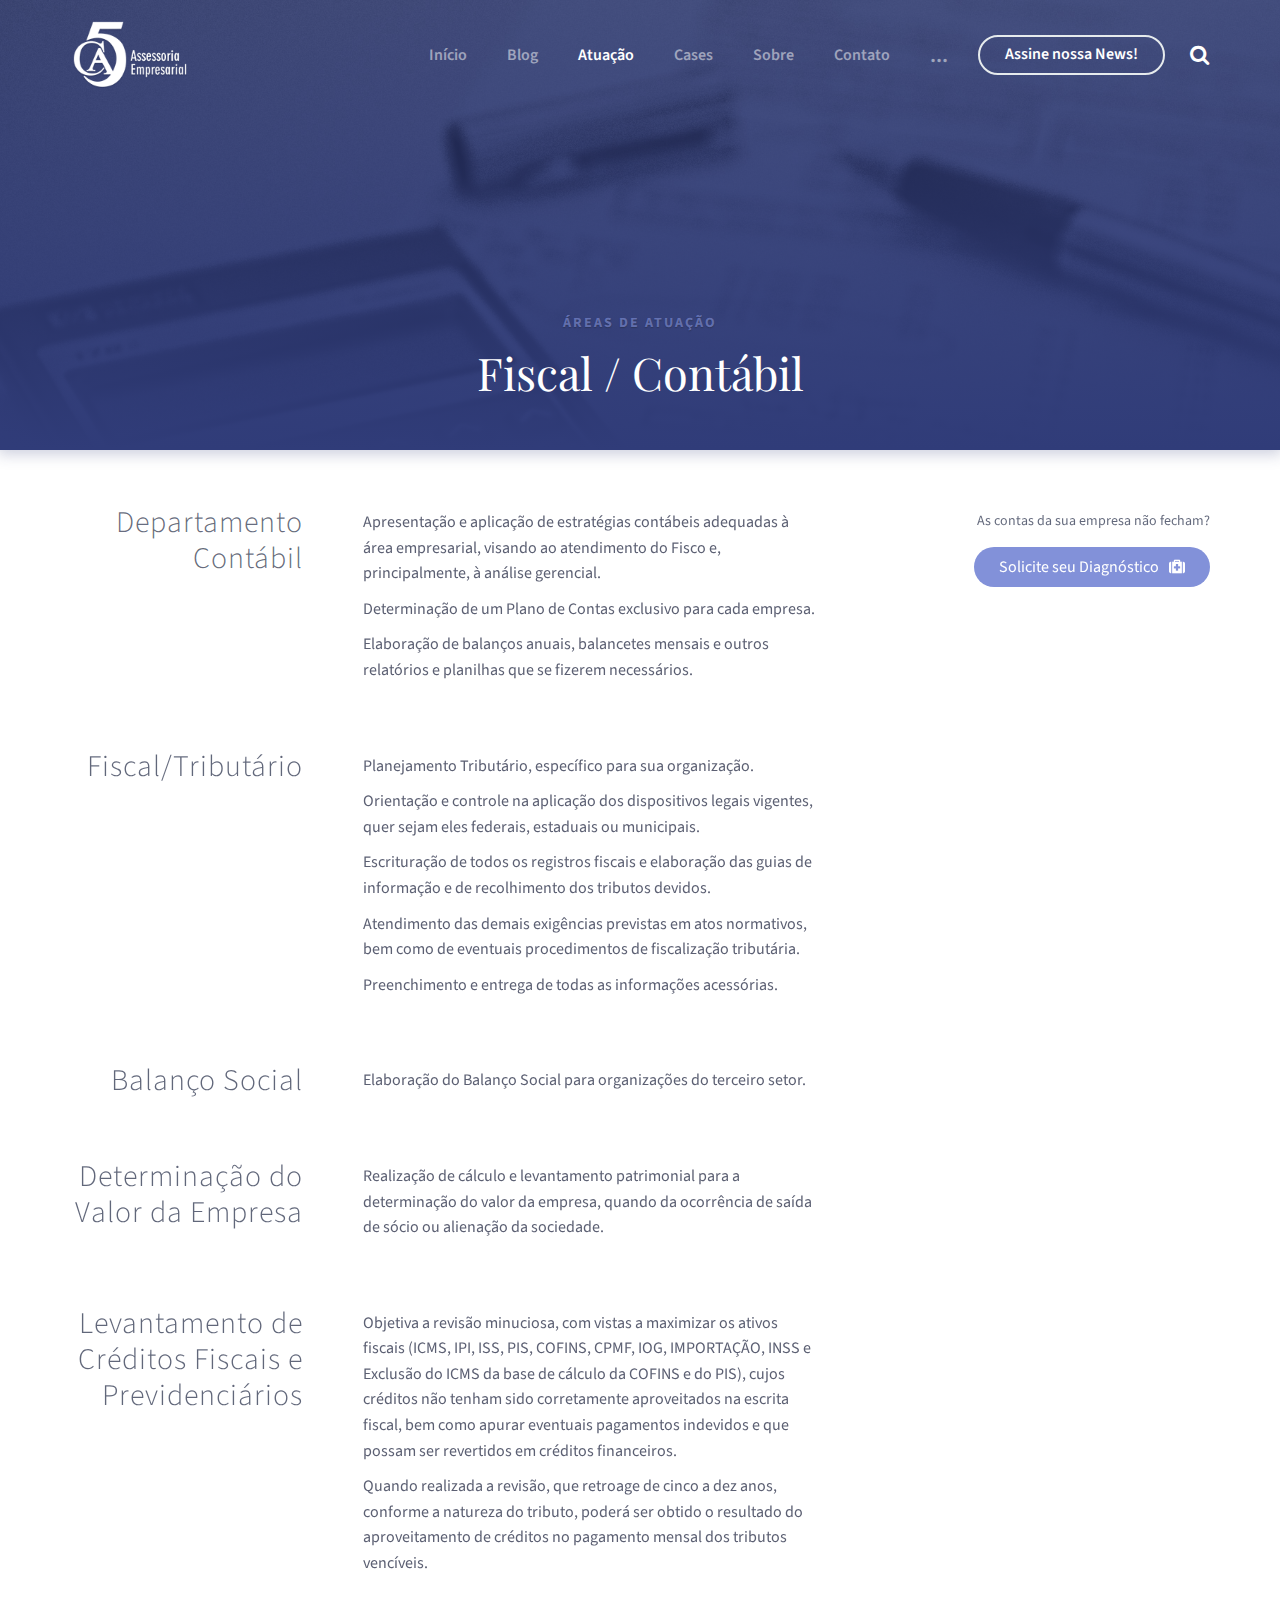
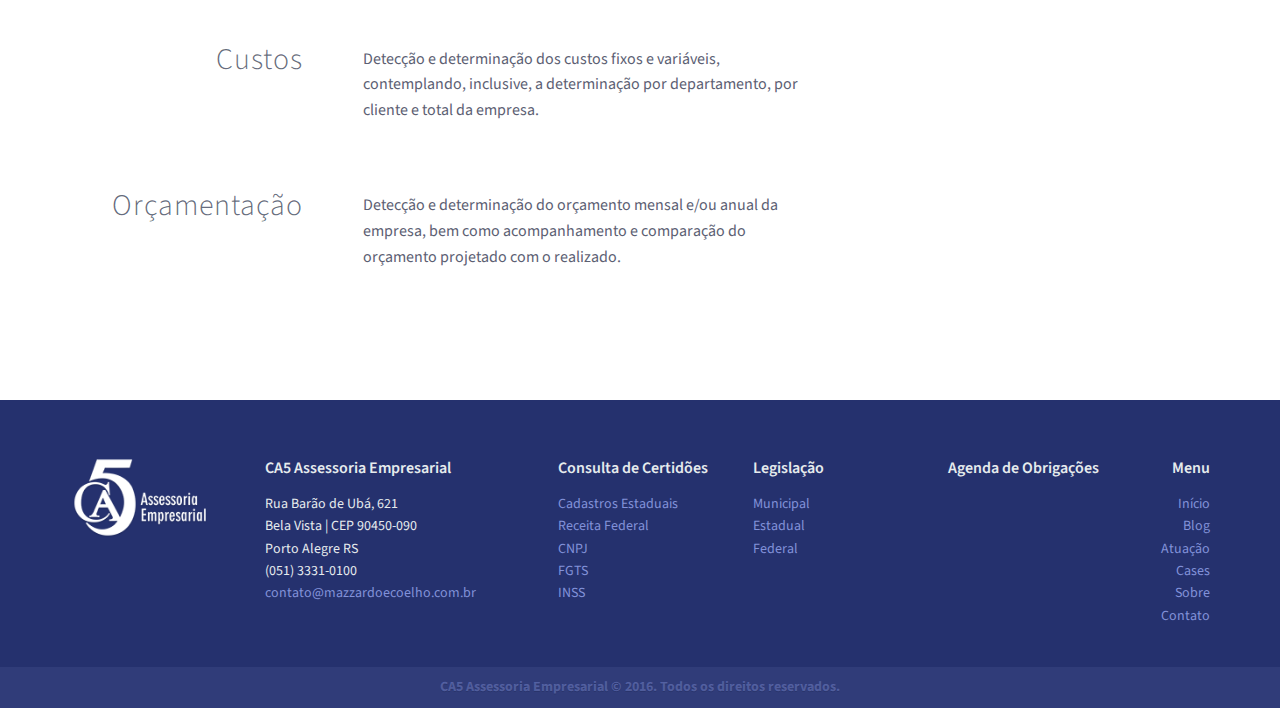
<file: atuacao_fiscal.html>
<!DOCTYPE html>
<html class="ca5" lang="pt-BR">

<head>
	<meta charset="utf-8">
	<meta http-equiv="X-UA-Compatible" content="IE=edge">
	<!-- <meta name="viewport" content="width=device-width, initial-scale=1"> -->
	<meta name="viewport" content="width=device-width, initial-scale=1, user-scalable=0"/>
	<!-- The above 3 meta tags *must* come first in the head; any other head content must come *after* these tags -->
	<meta name="description" content="">
	<meta name="author" content="Pablo Jaeger - pablojuniorj@gmail.com">
	<link rel="icon" href="tema/imgs/favicon.ico">
	<title>Ca5</title>
	<!-- Bootstrap -->
	<link href="bootstrap/css/bootstrap.min.css" rel="stylesheet">
	<!-- Tema -->
	<link href="tema/css/tema.min.css" rel="stylesheet">
	<!-- Font Awesome -->
	<link href="tema/fonts/font-awesome/css/font-awesome.min.css" rel="stylesheet">
	<!-- HTML5 shim and Respond.js for IE8 support of HTML5 elements and media queries -->
	<!-- WARNING: Respond.js doesn't work if you view the page via file:// -->
	<!--[if lt IE 9]>
<script src="https://oss.maxcdn.com/html5shiv/3.7.2/html5shiv.min.js"></script>
<script src="https://oss.maxcdn.com/respond/1.4.2/respond.min.js"></script>
<![endif]-->
</head>

<body class="interna pagina-atuacao crise">
	
	<!-- menu mobile -->
	<nav class="mobile-menu">
		<span class="linha"><a href="#">Área do cliente<i class="fa fa-user-circle" aria-hidden="true"></i></a></span>
		<a href="landing-newsletter.html" class="btn btn-branco navbar-btn btn-redondo hidden-md hidden-lg">Assine nossa News</a>
        <span class="metade">
			<a href="#">
				<span class="sr-only">Facebook</span>
				<i class="fa fa-facebook-official" aria-hidden="true"></i>
			</a>
			<a href="#">
				<span class="sr-only">Twitter</span>
				<i class="fa fa-twitter" aria-hidden="true"></i>
			</a>
			<a href="#">
				<span class="sr-only">Linkedin</span>
				<i class="fa fa-linkedin" aria-hidden="true"></i>
			</a>
		</span>
        <span class="metade">
			<form>
					<select name="select-idioma" id="" class="select-idioma">
					<option value="" default>Português</option>
					<option value="">Ingles</option>
				</select> 
			</form>
		</span>
		<ul>
			<li class="active"><a href="#">Início</a></li>
			<li><a href="#">Blog</a></li>
			<li><a href="#">Atuação</a></li>
			<li><a href="#">Cases</a></li>
			<li><a href="#">Sobre</a></li>
			<li><a href="#">Contato</a></li>
		</ul>
        
	</nav>

	<div class="content-wraper">

		<header id="cabecalho-geral">

			<nav id="nav-topo" class="navbar navbar-default nav-efeito-cor">

				<!-- <div id="barra-destaque-topo" class="assine-news text-center azul escuro1 ">
					<div class="container">
						<p class="azul-texto claro1">Assine nossa newsletter <span class="hidden-xs">e receba conteúdos exclusivos, direto no seu email!</span>
						<a href="#">Clique aqui <i class="fa fa-arrow-right" aria-hidden="true"></i></a>
						</p>
					</div>
					<i class="fa fa-times pull-right fechar" aria-hidden="true"></i>
				</div> -->

				<div class="container">
				
					<a class="navbar-brand" href="#"><span class="sr-only">Ca5 Assesoria Empresarial</span></a>

					<div id="menu-opcoes-primario" class="menu-opcoes">
						<ul class="nav navbar-nav hidden-xs hidden-sm">
							<li><a href="index.html">Início</a></li>
							<li><a href="blog-listagem.html">Blog</a></li>
							<li class="active">
								<div class="dropdown dropdown-atuacao">
								    <a class="dropdown-toggle" id="dropdownAtuacao" data-toggle="dropdown" aria-haspopup="true" aria-expanded="true">Atuação</a>
								    <ul class="dropdown-menu" aria-labelledby="dropdownAtuacao">
								        <li><a href="atuacao_crise.html">Gerenciamento de Crise</a></li>
								        <li role="separator" class="divider"></li>
								        <li><a href="atuacao_fiscal.html">Fiscal / Contábil</a></li>
								        <li role="separator" class="divider"></li>
								        <li><a href="atuacao_dp.html">Departamento Pesssoal</a></li>
								        <li role="separator" class="divider"></li>
								        <li><a href="atuacao_gestao.html">Gestão Empresarial</a></li>
								    </ul>
								</div>
							</li>
							<li><a href="#">Cases</a></li>
							<li><a href="#">Sobre</a></li>
							<li><a href="#">Contato</a></li>
						</ul>
						<div class="dropdown">
						    <button class="btn btn-transparente navbar-btn btn-redondo hidden-xs hidden-sm dropdown-toggle" type="button" id="dropdownMenu1" data-toggle="dropdown" aria-haspopup="true" aria-expanded="true">...</button>
						    <ul class="dropdown-menu" aria-labelledby="dropdownMenu1">
						        <li><a href="https://www.dominioatendimento.com:82/login.html">Área do cliente<i class="fa fa-user-circle" aria-hidden="true"></i></a></li>
						        <li role="separator" class="divider"></li>
						        <li>
									<form>
 										<select name="select-idioma" id="" class="select-idioma">
											<option value="" default>Português</option>
											<option value="">Ingles</option>
										</select> 
									</form>
								</li>
						    	<li role="separator" class="divider"></li>
						        <li>
    								<a href="#" class="social">
    									<span class="sr-only">Facebook</span>
    									<i class="fa fa-facebook-official" aria-hidden="true"></i>
    								</a>
    								<a href="#" class="social">
    									<span class="sr-only">Twitter</span>
    									<i class="fa fa-twitter" aria-hidden="true"></i>
    								</a>
									<a href="#" class="social">
										<span class="sr-only">Linkedin</span>
										<i class="fa fa-linkedin" aria-hidden="true"></i>
									</a>
    							</li>
						    </ul>
						</div>

						<a href="landing-newsletter.html" class="btn btn-branco navbar-btn btn-redondo hidden-xs">Assine nossa News!</a>
						<div class="busca">
							<i class="fa fa-search buscar-icone" aria-hidden="true"></i>
							<span class="grupo">
								<input type="text" placeholder="Digite aqui o que você procura:" autofocus>
								<button><i class="fa fa-search" aria-hidden="true"></i></button>
							</span>
						</div>

						<div class="hidden-md hidden-lg show-menu">
							<i class="fa fa-bars"></i>
							<i class="fa fa-times"></i>
						</div>

					</div>

				</div>

			</nav>

		</header>

		<main>
			
			<header id="inicio" class="secao atuacao">
				<div class="capa fiscal">
					<div class="container">
						<div class="row">
							<h4 class="nome-secao">ÁREAS DE ATUAÇÃO</h4>
							<h1 class="titulo">Fiscal / Contábil</h1>
						</div>
					</div>
				</div>
			</header>
			
			<section class="secao areas-atuacao gerenciamento-crise">
				<div class="container">

					<div class="row foco-atuacao" id="">
						<div class="col-md-3">
							<h2 class="nome-foco-atuacao titulo-rolador">Departamento Contábil</h2>
							<div class="titulo-fixo">
								<div class="container">
									<div class="row">
										<div class="col-md-3">
											<h2 class="nome-foco-atuacao"></h2>
										</div>
									</div>
								</div>
							</div>
						</div>
						<div class="col-md-5">
							<p>Apresentação e aplicação de estratégias contábeis adequadas à área empresarial, visando ao atendimento do Fisco e, principalmente, à análise gerencial.</p>
							<p>Determinação de um Plano de Contas exclusivo para cada empresa.</p>
							<p>Elaboração de balanços anuais, balancetes mensais e outros relatórios e planilhas que se fizerem necessários.</p>
						</div>
					</div>					

					<div class="row foco-atuacao" id="">
						<div class="col-md-3">
							<h2 class="nome-foco-atuacao titulo-rolador">Fiscal/Tributário</h2>
							<div class="titulo-fixo">
								<div class="container">
									<div class="row">
										<div class="col-md-3">
											<h2 class="nome-foco-atuacao"></h2>
										</div>
									</div>
								</div>
							</div>
						</div>
						<div class="col-md-5">
							<p>Planejamento Tributário, específico para sua organização.</p>
							<p>Orientação e controle na aplicação dos dispositivos legais vigentes, quer sejam eles federais, estaduais ou municipais.</p>
							<p>Escrituração de todos os registros fiscais e elaboração das guias de informação e de recolhimento dos tributos devidos.</p>
							<p>Atendimento das demais exigências previstas em atos normativos, bem como de eventuais procedimentos de fiscalização tributária.</p>
							<p>Preenchimento e entrega de todas as informações acessórias.</p>
						</div>
					</div>

					<div class="row foco-atuacao" id="">
						<div class="col-md-3">
							<h2 class="nome-foco-atuacao titulo-rolador">Balanço Social</h2>
							<div class="titulo-fixo">
								<div class="container">
									<div class="row">
										<div class="col-md-3">
											<h2 class="nome-foco-atuacao"></h2>
										</div>
									</div>
								</div>
							</div>
						</div>
						<div class="col-md-5">
							<p>Elaboração do Balanço Social para organizações do terceiro setor.</p>
						</div>
					</div>

					<div class="row foco-atuacao" id="">
						<div class="col-md-3">
							<h2 class="nome-foco-atuacao titulo-rolador">Determinação do Valor da Empresa</h2>
							<div class="titulo-fixo">
								<div class="container">
									<div class="row">
										<div class="col-md-3">
											<h2 class="nome-foco-atuacao"></h2>
										</div>
									</div>
								</div>
							</div>
						</div>
						<div class="col-md-5">
							<p>Realização de cálculo e levantamento patrimonial para a determinação do valor da empresa, quando da ocorrência de saída de sócio ou alienação da sociedade.</p>
						</div>
					</div>

					<div class="row foco-atuacao" id="">
						<div class="col-md-3">
							<h2 class="nome-foco-atuacao titulo-rolador">Levantamento de Créditos Fiscais e Previdenciários</h2>
							<div class="titulo-fixo">
								<div class="container">
									<div class="row">
										<div class="col-md-3">
											<h2 class="nome-foco-atuacao"></h2>
										</div>
									</div>
								</div>
							</div>
						</div>
						<div class="col-md-5">
							<p>Objetiva a revisão minuciosa, com vistas a maximizar os ativos fiscais (ICMS, IPI, ISS, PIS, COFINS, CPMF, IOG, IMPORTAÇÃO, INSS e Exclusão do ICMS da base de cálculo da COFINS e do PIS), cujos créditos não tenham sido corretamente aproveitados na escrita fiscal, bem como apurar eventuais pagamentos indevidos e que possam ser revertidos em créditos financeiros.</p>
							<p>Quando realizada a revisão, que retroage de cinco a dez anos, conforme a natureza do tributo, poderá ser obtido o resultado do aproveitamento de créditos no pagamento mensal dos tributos vencíveis.</p>
						</div>
					</div>

					<div class="row foco-atuacao" id="">
						<div class="col-md-3">
							<h2 class="nome-foco-atuacao titulo-rolador">Custos</h2>
							<div class="titulo-fixo">
								<div class="container">
									<div class="row">
										<div class="col-md-3">
											<h2 class="nome-foco-atuacao"></h2>
										</div>
									</div>
								</div>
							</div>
						</div>
						<div class="col-md-5">
							<p>Detecção e determinação dos custos fixos e variáveis, contemplando, inclusive, a determinação por departamento, por cliente e total da empresa.</p>
						</div>
					</div>

					<div class="row foco-atuacao" id="">
						<div class="col-md-3">
							<h2 class="nome-foco-atuacao titulo-rolador">Orçamentação</h2>
							<div class="titulo-fixo">
								<div class="container">
									<div class="row">
										<div class="col-md-3">
											<h2 class="nome-foco-atuacao"></h2>
										</div>
									</div>
								</div>
							</div>
						</div>
						<div class="col-md-5">
							<p>Detecção e determinação do orçamento mensal e/ou anual da empresa, bem como acompanhamento e comparação do orçamento projetado com o realizado.</p>
						</div>
					</div>

				</div>

				<aside class="msg-fixa">
					<div class="container">
						<div class="row">
							<div class="col-md-3 col-md-offset-9">
								<div class="msg">
									<p>As contas da sua empresa não fecham?</p>
									<a href="landing-diagnostico.html" class="btn btn-default btn-redondo">
										Solicite seu Diagnóstico<i class="fa fa-medkit" aria-hidden="true"></i>
									</a>
								</div>
							</div>
						</div>
					</div>
				</aside>
			</section>
			
		</main>

		<footer class="">
			<div class="container">
				<div class="row">
					<div class="col-md-2">
						<img class="logo" src="tema/imgs/logo-ca5-branco.png" alt="">
					</div>
					<div class="col-md-3">
						<h5>CA5 Assessoria Empresarial</h5>
						<p>
							Rua Barão de Ubá, 621<br>
							Bela Vista | CEP 90450-090<br>
							Porto Alegre RS<br>
							(051) 3331-0100<br>
							<a href="#">contato@mazzardoecoelho.com.br</a></p>
					</div>
					<div class="col-md-2">
						<h5>Consulta de Certidões</h5>
						<ul>
							<li><a href="#">Cadastros Estaduais</a></li>
							<li><a href="#">Receita Federal</a></li>
							<li><a href="#">CNPJ</a></li>
							<li><a href="#">FGTS</a></li>
							<li><a href="#">INSS</a></li>
						</ul> 
					</div>
					<div class="col-md-2">
						<h5>Legislação</h5>
						<ul>
							<li><a href="#">Municipal</a></li>
							<li><a href="#">Estadual</a></li>
							<li><a href="#">Federal</a></li>
						</ul> 
					</div>
					<div class="col-md-2">
						<h5>Agenda de Obrigações</h5>
					</div>
					<div class="col-md-1 text-right">
						<h5>Menu</h5>
						<ul class="menu">
							<li><a href="#">Início</a></li>
							<li><a href="#">Blog</a></li>
							<li><a href="#">Atuação</a></li>
							<li><a href="#">Cases</a></li>
							<li><a href="#">Sobre</a></li>
							<li><a href="#">Contato</a></li>
						</ul>
					</div>
				</div>
			</div>
			<div class="barra-fechamento">
				CA5 Assessoria Empresarial © 2016.<br class="hidden-md hidden-lg"> Todos os direitos reservados. 
			</div>
		</footer>
		
		<a href="#cabecalho-geral" class="back-to-top page-scroll"><i class="fa fa-arrow-circle-o-up" aria-hidden="true"></i></a>
	</div>
	
	<!-- jQuery  -->
	<script src="https://ajax.googleapis.com/ajax/libs/jquery/1.11.3/jquery.min.js"></script>
	<!-- Bootstrap.js -->
	<script src="bootstrap/js/bootstrap.min.js"></script>
	<!-- Tema.js -->
	<script src="tema/js/tema.js"></script>
	<!-- auxilio-navegacao.js -->
	<script src="tema/js/auxilio-navegacao.js"></script>
	<!-- easing.js -->
	<script src="tema/js/jquery.easing.min.js"></script>

	<script type="text/javascript">
		$(function () {
		  $('[data-toggle="tooltip"]').tooltip()
		})
	</script>


</body>

</html>
</file>
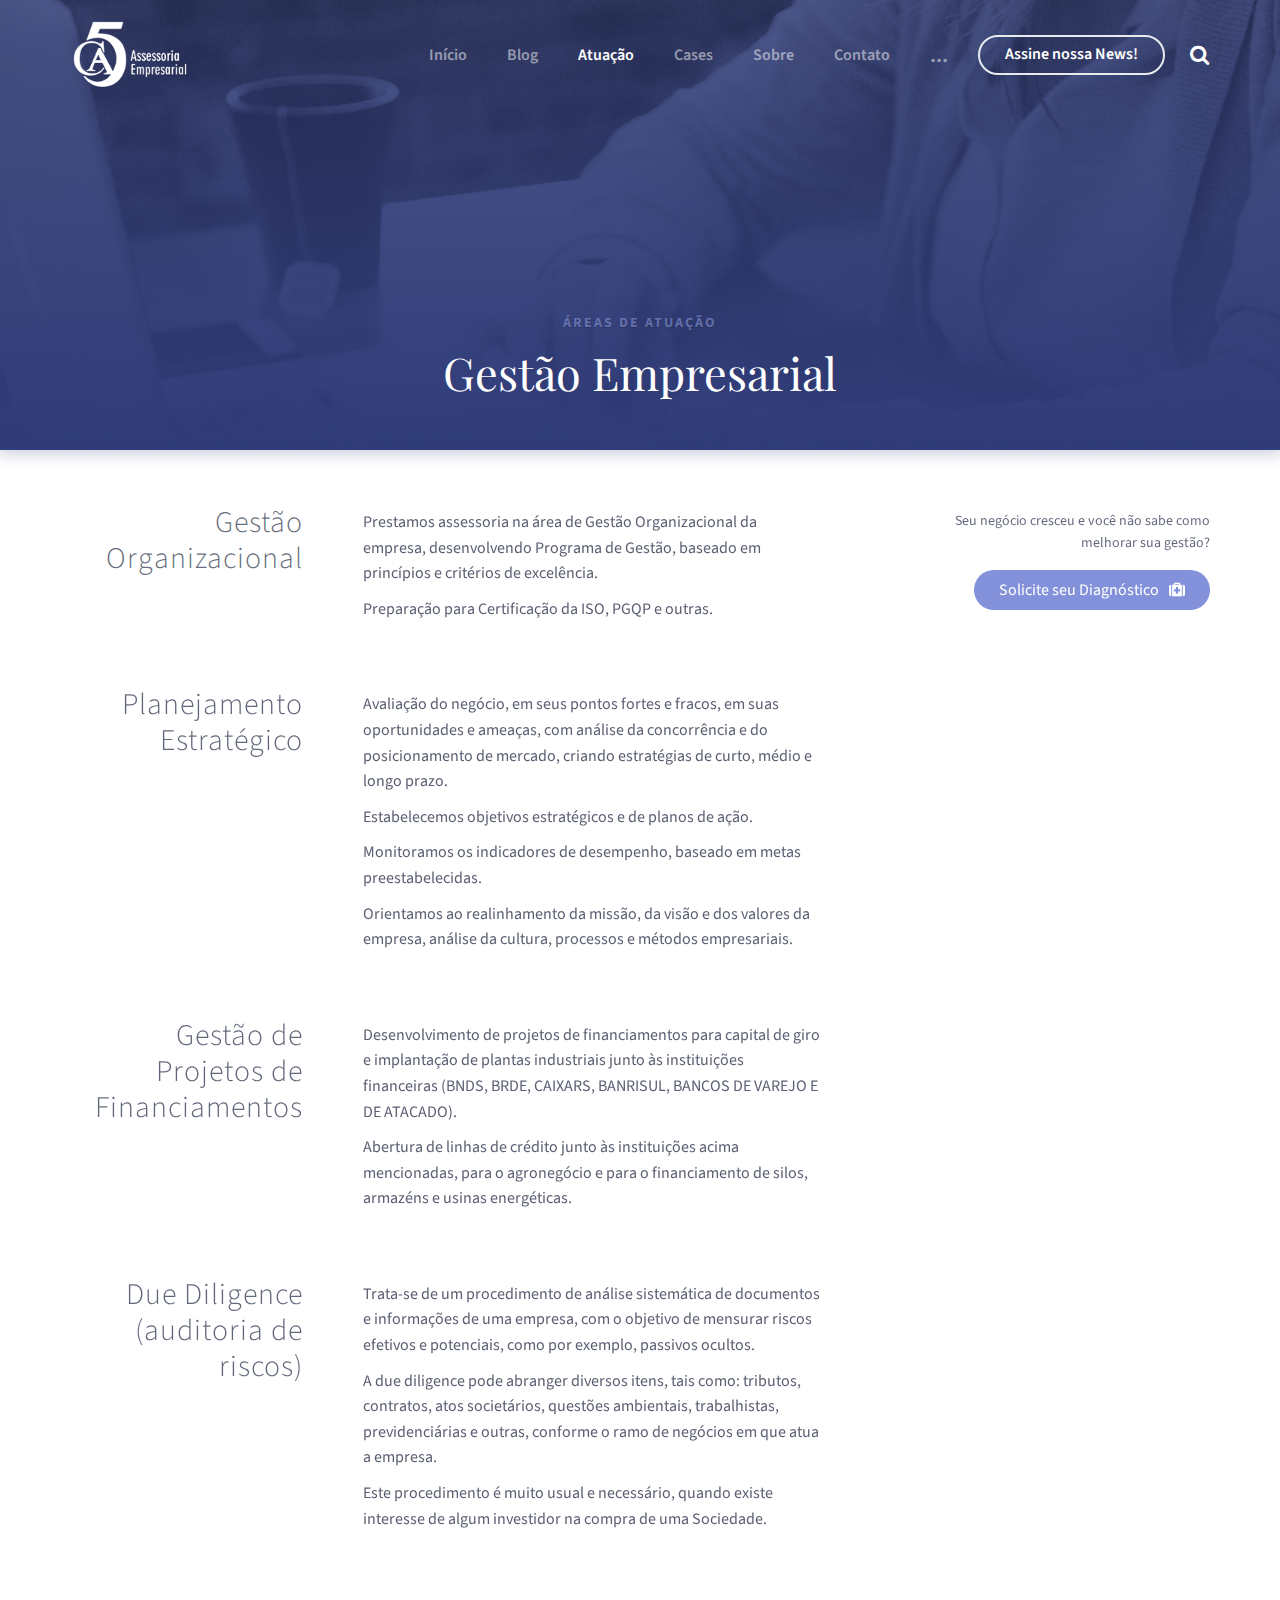
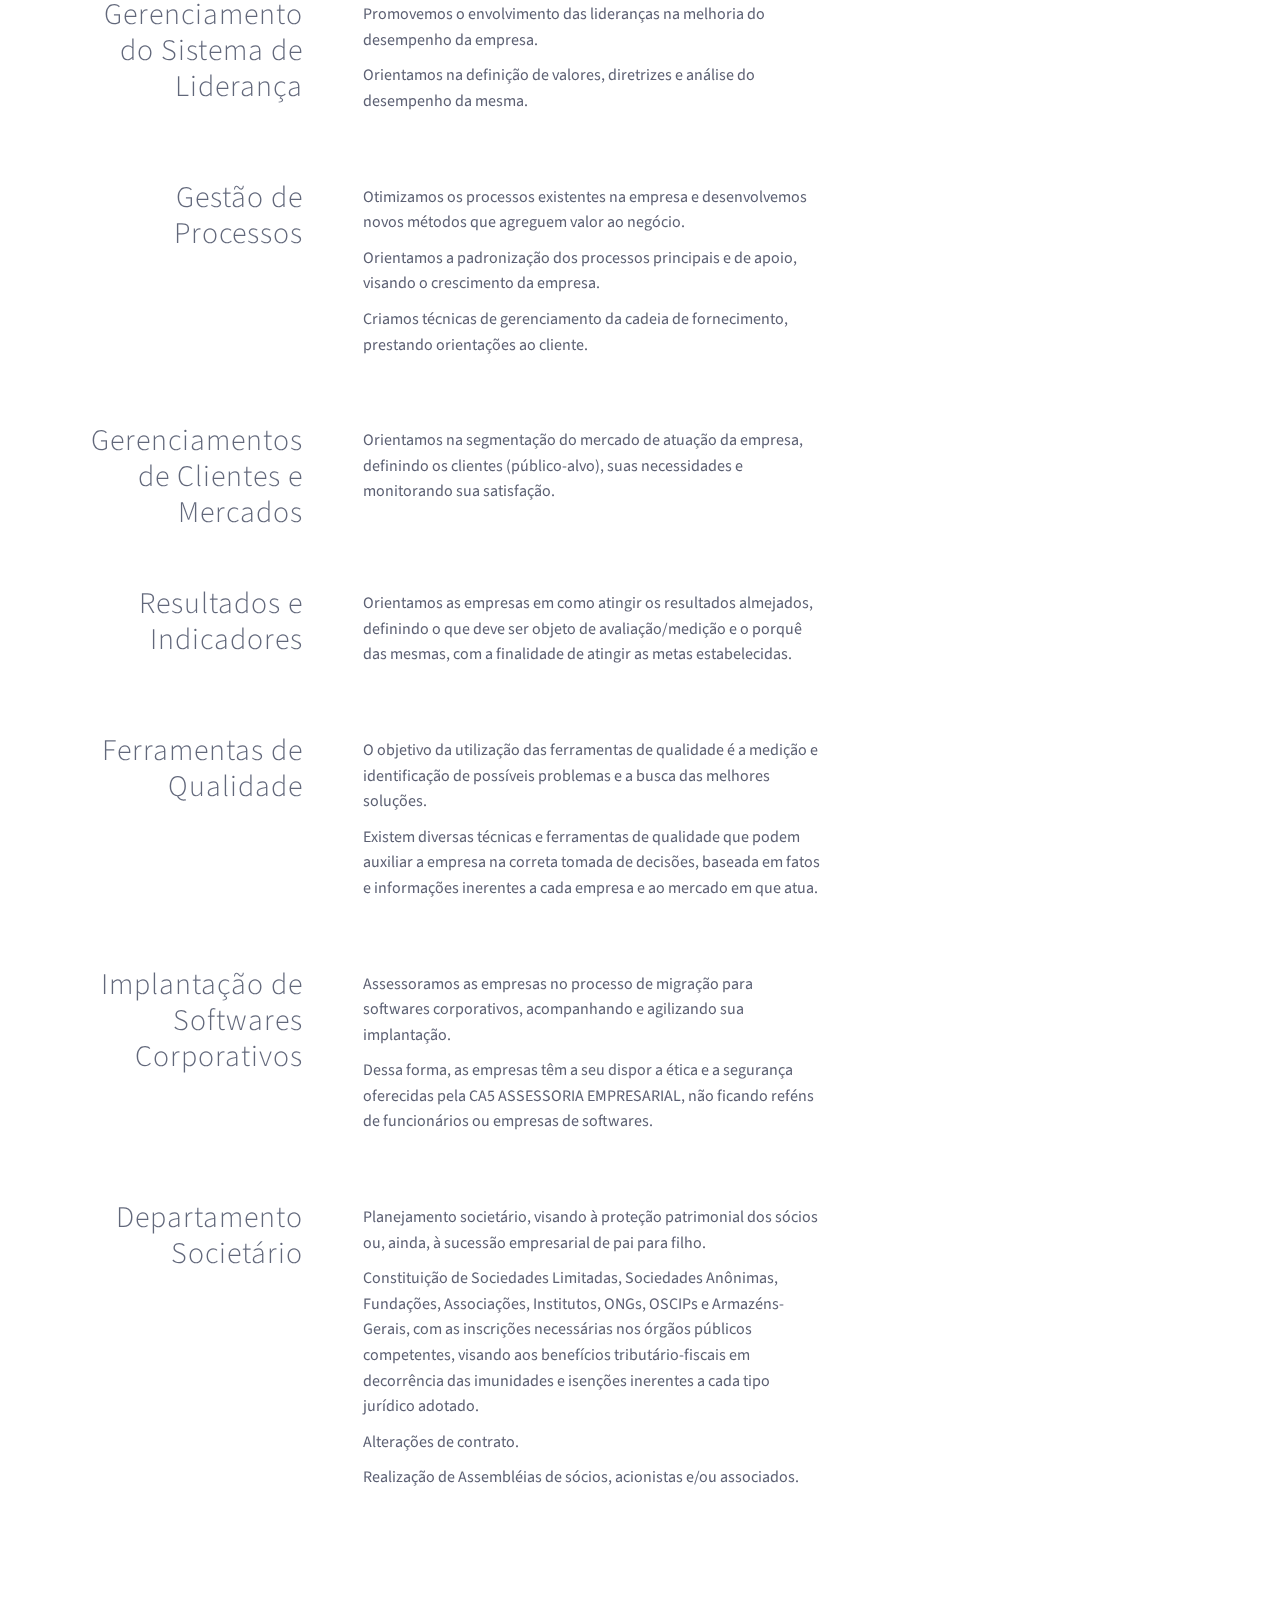
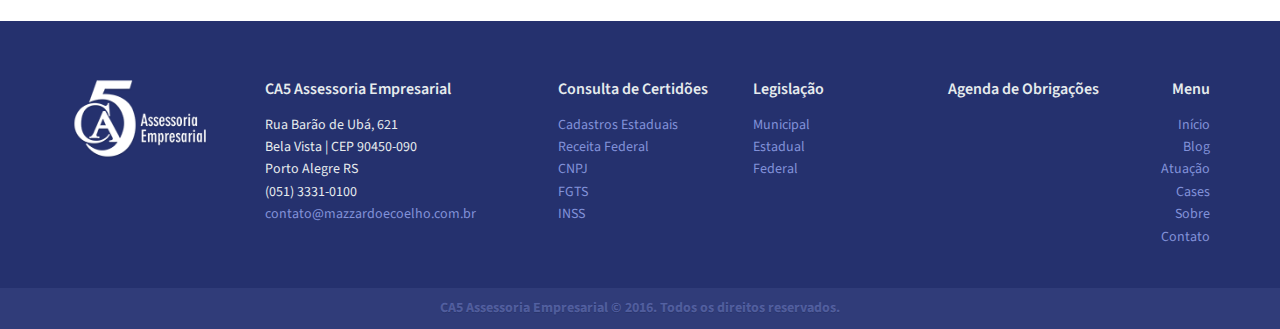
<file: atuacao_gestao.html>
<!DOCTYPE html>
<html class="ca5" lang="pt-BR">

<head>
	<meta charset="utf-8">
	<meta http-equiv="X-UA-Compatible" content="IE=edge">
	<!-- <meta name="viewport" content="width=device-width, initial-scale=1"> -->
	<meta name="viewport" content="width=device-width, initial-scale=1, user-scalable=0"/>
	<!-- The above 3 meta tags *must* come first in the head; any other head content must come *after* these tags -->
	<meta name="description" content="">
	<meta name="author" content="Pablo Jaeger - pablojuniorj@gmail.com">
	<link rel="icon" href="tema/imgs/favicon.ico">
	<title>Ca5</title>
	<!-- Bootstrap -->
	<link href="bootstrap/css/bootstrap.min.css" rel="stylesheet">
	<!-- Tema -->
	<link href="tema/css/tema.min.css" rel="stylesheet">
	<!-- Font Awesome -->
	<link href="tema/fonts/font-awesome/css/font-awesome.min.css" rel="stylesheet">
	<!-- HTML5 shim and Respond.js for IE8 support of HTML5 elements and media queries -->
	<!-- WARNING: Respond.js doesn't work if you view the page via file:// -->
	<!--[if lt IE 9]>
<script src="https://oss.maxcdn.com/html5shiv/3.7.2/html5shiv.min.js"></script>
<script src="https://oss.maxcdn.com/respond/1.4.2/respond.min.js"></script>
<![endif]-->
</head>

<body class="interna pagina-atuacao crise">
	
	<!-- menu mobile -->
	<nav class="mobile-menu">
		<span class="linha"><a href="#">Área do cliente<i class="fa fa-user-circle" aria-hidden="true"></i></a></span>
		<a href="landing-newsletter.html" class="btn btn-branco navbar-btn btn-redondo hidden-md hidden-lg">Assine nossa News</a>
        <span class="metade">
			<a href="#">
				<span class="sr-only">Facebook</span>
				<i class="fa fa-facebook-official" aria-hidden="true"></i>
			</a>
			<a href="#">
				<span class="sr-only">Twitter</span>
				<i class="fa fa-twitter" aria-hidden="true"></i>
			</a>
			<a href="#">
				<span class="sr-only">Linkedin</span>
				<i class="fa fa-linkedin" aria-hidden="true"></i>
			</a>
		</span>
        <span class="metade">
			<form>
					<select name="select-idioma" id="" class="select-idioma">
					<option value="" default>Português</option>
					<option value="">Ingles</option>
				</select> 
			</form>
		</span>
		<ul>
			<li class="active"><a href="#">Início</a></li>
			<li><a href="#">Blog</a></li>
			<li><a href="#">Atuação</a></li>
			<li><a href="#">Cases</a></li>
			<li><a href="#">Sobre</a></li>
			<li><a href="#">Contato</a></li>
		</ul>
        
	</nav>

	<div class="content-wraper">

		<header id="cabecalho-geral">

			<nav id="nav-topo" class="navbar navbar-default nav-efeito-cor">

				<!-- <div id="barra-destaque-topo" class="assine-news text-center azul escuro1 ">
					<div class="container">
						<p class="azul-texto claro1">Assine nossa newsletter <span class="hidden-xs">e receba conteúdos exclusivos, direto no seu email!</span>
						<a href="#">Clique aqui <i class="fa fa-arrow-right" aria-hidden="true"></i></a>
						</p>
					</div>
					<i class="fa fa-times pull-right fechar" aria-hidden="true"></i>
				</div> -->

				<div class="container">
				
					<a class="navbar-brand" href="#"><span class="sr-only">Ca5 Assesoria Empresarial</span></a>

					<div id="menu-opcoes-primario" class="menu-opcoes">
						<ul class="nav navbar-nav hidden-xs hidden-sm">
							<li><a href="index.html">Início</a></li>
							<li><a href="blog-listagem.html">Blog</a></li>
							<li class="active">
								<div class="dropdown dropdown-atuacao">
								    <a class="dropdown-toggle" id="dropdownAtuacao" data-toggle="dropdown" aria-haspopup="true" aria-expanded="true">Atuação</a>
								    <ul class="dropdown-menu" aria-labelledby="dropdownAtuacao">
								        <li><a href="atuacao_crise.html">Gerenciamento de Crise</a></li>
								        <li role="separator" class="divider"></li>
								        <li><a href="atuacao_fiscal.html">Fiscal / Contábil</a></li>
								        <li role="separator" class="divider"></li>
								        <li><a href="atuacao_dp.html">Departamento Pesssoal</a></li>
								        <li role="separator" class="divider"></li>
								        <li><a href="atuacao_gestao.html">Gestão Empresarial</a></li>
								    </ul>
								</div>
							</li>
							<li><a href="#">Cases</a></li>
							<li><a href="#">Sobre</a></li>
							<li><a href="#">Contato</a></li>
						</ul>
						<div class="dropdown">
						    <button class="btn btn-transparente navbar-btn btn-redondo hidden-xs hidden-sm dropdown-toggle" type="button" id="dropdownMenu1" data-toggle="dropdown" aria-haspopup="true" aria-expanded="true">...</button>
						    <ul class="dropdown-menu" aria-labelledby="dropdownMenu1">
						        <li><a href="https://www.dominioatendimento.com:82/login.html">Área do cliente<i class="fa fa-user-circle" aria-hidden="true"></i></a></li>
						        <li role="separator" class="divider"></li>
						        <li>
									<form>
 										<select name="select-idioma" id="" class="select-idioma">
											<option value="" default>Português</option>
											<option value="">Ingles</option>
										</select> 
									</form>
								</li>
						    	<li role="separator" class="divider"></li>
						        <li>
    								<a href="#" class="social">
    									<span class="sr-only">Facebook</span>
    									<i class="fa fa-facebook-official" aria-hidden="true"></i>
    								</a>
    								<a href="#" class="social">
    									<span class="sr-only">Twitter</span>
    									<i class="fa fa-twitter" aria-hidden="true"></i>
    								</a>
									<a href="#" class="social">
										<span class="sr-only">Linkedin</span>
										<i class="fa fa-linkedin" aria-hidden="true"></i>
									</a>
    							</li>
						    </ul>
						</div>

						<a href="landing-newsletter.html" class="btn btn-branco navbar-btn btn-redondo hidden-xs">Assine nossa News!</a>
						<div class="busca">
							<i class="fa fa-search buscar-icone" aria-hidden="true"></i>
							<span class="grupo">
								<input type="text" placeholder="Digite aqui o que você procura:" autofocus>
								<button><i class="fa fa-search" aria-hidden="true"></i></button>
							</span>
						</div>

						<div class="hidden-md hidden-lg show-menu">
							<i class="fa fa-bars"></i>
							<i class="fa fa-times"></i>
						</div>

					</div>

				</div>

			</nav>
			
		</header>

		<main>
			
			<header id="inicio" class="secao atuacao">
				<div class="capa gestao">
					<div class="container">
						<div class="row">
							<h4 class="nome-secao">ÁREAS DE ATUAÇÃO</h4>
							<h1 class="titulo">Gestão Empresarial</h1>
						</div>
					</div>
				</div>
			</header>
			
			<section class="secao areas-atuacao gerenciamento-crise">
				<div class="container">

					<div class="row foco-atuacao" id="">
						<div class="col-md-3">
							<h2 class="nome-foco-atuacao titulo-rolador">Gestão Organizacional</h2>
							<div class="titulo-fixo">
								<div class="container">
									<div class="row">
										<div class="col-md-3">
											<h2 class="nome-foco-atuacao"></h2>
										</div>
									</div>
								</div>
							</div>
						</div>
						<div class="col-md-5">
							<p>Prestamos assessoria na área de Gestão Organizacional da empresa, desenvolvendo Programa de Gestão, baseado em princípios e critérios de excelência.</p>
							<p>Preparação para Certificação da ISO, PGQP e outras.</p>
						</div>
					</div>

					<div class="row foco-atuacao" id="">
						<div class="col-md-3">
							<h2 class="nome-foco-atuacao titulo-rolador">Planejamento Estratégico</h2>
							<div class="titulo-fixo">
								<div class="container">
									<div class="row">
										<div class="col-md-3">
											<h2 class="nome-foco-atuacao"></h2>
										</div>
									</div>
								</div>
							</div>
						</div>
						<div class="col-md-5">
							<p>Avaliação do negócio, em seus pontos fortes e fracos, em suas oportunidades e ameaças, com análise da concorrência e do posicionamento de mercado, criando estratégias de curto, médio e longo prazo.</p>
							<p>Estabelecemos objetivos estratégicos e de planos de ação.</p>
							<p>Monitoramos os indicadores de desempenho, baseado em metas preestabelecidas.</p>
							<p>Orientamos ao realinhamento da missão, da visão e dos valores da empresa, análise da cultura, processos e métodos empresariais.</p>
						</div>
					</div>

					<div class="row foco-atuacao" id="">
						<div class="col-md-3">
							<h2 class="nome-foco-atuacao titulo-rolador">Gestão de Projetos de Financiamentos</h2>
							<div class="titulo-fixo">
								<div class="container">
									<div class="row">
										<div class="col-md-3">
											<h2 class="nome-foco-atuacao"></h2>
										</div>
									</div>
								</div>
							</div>
						</div>
						<div class="col-md-5">
							<p>Desenvolvimento de projetos de financiamentos para capital de giro e implantação de plantas industriais junto às instituições financeiras (BNDS, BRDE, CAIXARS, BANRISUL, BANCOS DE VAREJO E DE ATACADO).</p>
							<p>Abertura de linhas de crédito junto às instituições acima mencionadas, para o agronegócio e para o financiamento de silos, armazéns e usinas energéticas.</p>
						</div>
					</div>

					<div class="row foco-atuacao" id="">
						<div class="col-md-3">
							<h2 class="nome-foco-atuacao titulo-rolador">Due Diligence (auditoria de riscos)</h2>
							<div class="titulo-fixo">
								<div class="container">
									<div class="row">
										<div class="col-md-3">
											<h2 class="nome-foco-atuacao"></h2>
										</div>
									</div>
								</div>
							</div>
						</div>
						<div class="col-md-5">
							<p>Trata-se de um procedimento de análise sistemática de documentos e informações de uma empresa, com o objetivo de mensurar riscos efetivos e potenciais, como por exemplo, passivos ocultos.</p>
							<p>A due diligence pode abranger diversos itens, tais como: tributos, contratos, atos societários, questões ambientais, trabalhistas, previdenciárias e outras, conforme o ramo de negócios em que atua a empresa.</p>
							<p>Este procedimento é muito usual e necessário, quando existe interesse de algum investidor na compra de uma Sociedade.</p>
						</div>
					</div>

					<div class="row foco-atuacao" id="">
						<div class="col-md-3">
							<h2 class="nome-foco-atuacao titulo-rolador">Gerenciamento do Sistema de Liderança</h2>
							<div class="titulo-fixo">
								<div class="container">
									<div class="row">
										<div class="col-md-3">
											<h2 class="nome-foco-atuacao"></h2>
										</div>
									</div>
								</div>
							</div>
						</div>
						<div class="col-md-5">
							<p>Promovemos o envolvimento das lideranças na melhoria do desempenho da empresa.</p>
							<p>Orientamos na definição de valores, diretrizes e análise do desempenho da mesma.</p>
						</div>
					</div>

					<div class="row foco-atuacao" id="">
						<div class="col-md-3">
							<h2 class="nome-foco-atuacao titulo-rolador">Gestão de Processos</h2>
							<div class="titulo-fixo">
								<div class="container">
									<div class="row">
										<div class="col-md-3">
											<h2 class="nome-foco-atuacao"></h2>
										</div>
									</div>
								</div>
							</div>
						</div>
						<div class="col-md-5">
							<p>Otimizamos os processos existentes na empresa e desenvolvemos novos métodos que agreguem valor ao negócio.</p>
							<p>Orientamos a padronização dos processos principais e de apoio, visando o crescimento da empresa.</p>
							<p>Criamos técnicas de gerenciamento da cadeia de fornecimento, prestando orientações ao cliente.</p>
						</div>
					</div>

					<div class="row foco-atuacao" id="">
						<div class="col-md-3">
							<h2 class="nome-foco-atuacao titulo-rolador">Gerenciamentos de Clientes e Mercados</h2>
							<div class="titulo-fixo">
								<div class="container">
									<div class="row">
										<div class="col-md-3">
											<h2 class="nome-foco-atuacao"></h2>
										</div>
									</div>
								</div>
							</div>
						</div>
						<div class="col-md-5">
							<p>Orientamos na segmentação do mercado de atuação da empresa, definindo os clientes (público-alvo), suas necessidades e monitorando sua satisfação.</p>
						</div>
					</div>

					<div class="row foco-atuacao" id="">
						<div class="col-md-3">
							<h2 class="nome-foco-atuacao titulo-rolador">Resultados e Indicadores</h2>
							<div class="titulo-fixo">
								<div class="container">
									<div class="row">
										<div class="col-md-3">
											<h2 class="nome-foco-atuacao"></h2>
										</div>
									</div>
								</div>
							</div>
						</div>
						<div class="col-md-5">
							<p>Orientamos as empresas em como atingir os resultados almejados, definindo o que deve ser objeto de avaliação/medição e o porquê das mesmas, com a finalidade de atingir as metas estabelecidas.</p>
						</div>
					</div>

					<div class="row foco-atuacao" id="">
						<div class="col-md-3">
							<h2 class="nome-foco-atuacao titulo-rolador">Ferramentas de Qualidade</h2>
							<div class="titulo-fixo">
								<div class="container">
									<div class="row">
										<div class="col-md-3">
											<h2 class="nome-foco-atuacao"></h2>
										</div>
									</div>
								</div>
							</div>
						</div>
						<div class="col-md-5">
							<p>O objetivo da utilização das ferramentas de qualidade é a medição e identificação de possíveis problemas e a busca das melhores soluções.</p>
							<p>Existem diversas técnicas e ferramentas de qualidade que podem auxiliar a empresa na correta tomada de decisões, baseada em fatos e informações inerentes a cada empresa e ao mercado em que atua.</p>
						</div>
					</div>

					<div class="row foco-atuacao" id="">
						<div class="col-md-3">
							<h2 class="nome-foco-atuacao titulo-rolador">Implantação de Softwares Corporativos</h2>
							<div class="titulo-fixo">
								<div class="container">
									<div class="row">
										<div class="col-md-3">
											<h2 class="nome-foco-atuacao"></h2>
										</div>
									</div>
								</div>
							</div>
						</div>
						<div class="col-md-5">
							<p>Assessoramos as empresas no processo de migração para softwares corporativos, acompanhando e agilizando sua implantação.</p>
							<p>Dessa forma, as empresas têm a seu dispor a ética e a segurança oferecidas pela CA5 ASSESSORIA EMPRESARIAL, não ficando reféns de funcionários ou empresas de softwares.</p>
						</div>
					</div>

					<div class="row foco-atuacao" id="">
						<div class="col-md-3">
							<h2 class="nome-foco-atuacao titulo-rolador">Departamento Societário</h2>
							<div class="titulo-fixo">
								<div class="container">
									<div class="row">
										<div class="col-md-3">
											<h2 class="nome-foco-atuacao"></h2>
										</div>
									</div>
								</div>
							</div>
						</div>
						<div class="col-md-5">
							<p>Planejamento societário, visando à proteção patrimonial dos sócios ou, ainda, à sucessão empresarial de pai para filho.</p>
							<p>Constituição de Sociedades Limitadas, Sociedades Anônimas, Fundações, Associações, Institutos, ONGs, OSCIPs e Armazéns-Gerais, com as inscrições necessárias nos órgãos públicos competentes, visando aos benefícios tributário-fiscais em decorrência das imunidades e isenções inerentes a cada tipo jurídico adotado.</p>
							<p>Alterações de contrato.</p>
							<p>Realização de Assembléias de sócios, acionistas e/ou associados.</p>
						</div>
					</div>

				</div>

				<aside class="msg-fixa">
					<div class="container">
						<div class="row">
							<div class="col-md-3 col-md-offset-9">
								<div class="msg">
									<p>Seu negócio cresceu e você não sabe como melhorar sua gestão?</p>
									<a href="landing-diagnostico.html" class="btn btn-default btn-redondo">
										Solicite seu Diagnóstico<i class="fa fa-medkit" aria-hidden="true"></i>
									</a>
								</div>
							</div>
						</div>
					</div>
				</aside>
			</section>
			
		</main>

		<footer class="">
			<div class="container">
				<div class="row">
					<div class="col-md-2">
						<img class="logo" src="tema/imgs/logo-ca5-branco.png" alt="">
					</div>
					<div class="col-md-3">
						<h5>CA5 Assessoria Empresarial</h5>
						<p>
							Rua Barão de Ubá, 621<br>
							Bela Vista | CEP 90450-090<br>
							Porto Alegre RS<br>
							(051) 3331-0100<br>
							<a href="#">contato@mazzardoecoelho.com.br</a></p>
					</div>
					<div class="col-md-2">
						<h5>Consulta de Certidões</h5>
						<ul>
							<li><a href="#">Cadastros Estaduais</a></li>
							<li><a href="#">Receita Federal</a></li>
							<li><a href="#">CNPJ</a></li>
							<li><a href="#">FGTS</a></li>
							<li><a href="#">INSS</a></li>
						</ul> 
					</div>
					<div class="col-md-2">
						<h5>Legislação</h5>
						<ul>
							<li><a href="#">Municipal</a></li>
							<li><a href="#">Estadual</a></li>
							<li><a href="#">Federal</a></li>
						</ul> 
					</div>
					<div class="col-md-2">
						<h5>Agenda de Obrigações</h5>
					</div>
					<div class="col-md-1 text-right">
						<h5>Menu</h5>
						<ul class="menu">
							<li><a href="#">Início</a></li>
							<li><a href="#">Blog</a></li>
							<li><a href="#">Atuação</a></li>
							<li><a href="#">Cases</a></li>
							<li><a href="#">Sobre</a></li>
							<li><a href="#">Contato</a></li>
						</ul>
					</div>
				</div>
			</div>
			<div class="barra-fechamento">
				CA5 Assessoria Empresarial © 2016.<br class="hidden-md hidden-lg"> Todos os direitos reservados. 
			</div>
		</footer>
		
		<a href="#cabecalho-geral" class="back-to-top page-scroll"><i class="fa fa-arrow-circle-o-up" aria-hidden="true"></i></a>
	</div>
	
	<!-- jQuery  -->
	<script src="https://ajax.googleapis.com/ajax/libs/jquery/1.11.3/jquery.min.js"></script>
	<!-- Bootstrap.js -->
	<script src="bootstrap/js/bootstrap.min.js"></script>
	<!-- Tema.js -->
	<script src="tema/js/tema.js"></script>
	<!-- auxilio-navegacao.js -->
	<script src="tema/js/auxilio-navegacao.js"></script>
	<!-- easing.js -->
	<script src="tema/js/jquery.easing.min.js"></script>

	<script type="text/javascript">
		$(function () {
		  $('[data-toggle="tooltip"]').tooltip()
		})
	</script>


</body>

</html>
</file>
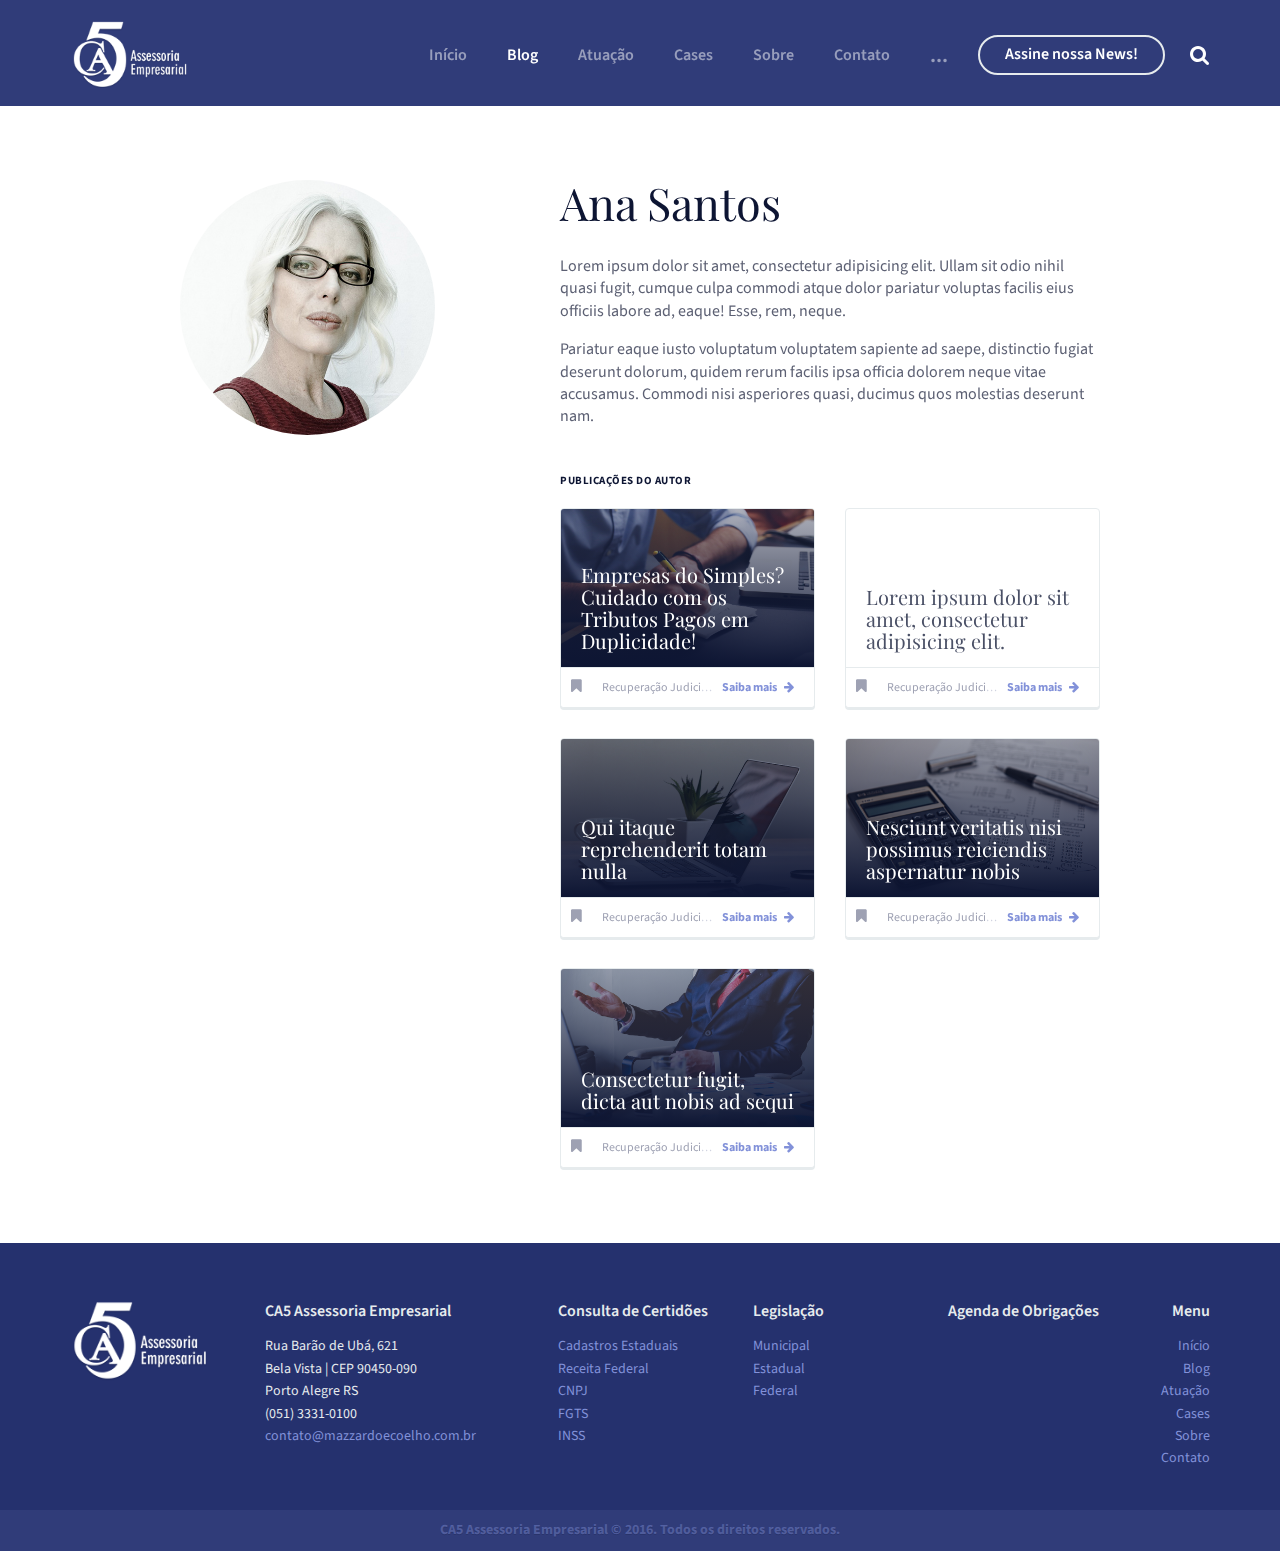
<file: blog-autor-ana.html>
<!DOCTYPE html>
<html class="ca5" lang="pt-BR">

<head>
	<meta charset="utf-8">
	<meta http-equiv="X-UA-Compatible" content="IE=edge">
	<!-- <meta name="viewport" content="width=device-width, initial-scale=1"> -->
	<meta name="viewport" content="width=device-width, initial-scale=1, user-scalable=0"/>
	<!-- The above 3 meta tags *must* come first in the head; any other head content must come *after* these tags -->
	<meta name="description" content="">
	<meta name="author" content="Pablo Jaeger - pablojuniorj@gmail.com">
	<link rel="icon" href="tema/imgs/favicon.ico">
	<title>Ca5</title>
	<!-- Bootstrap -->
	<link href="bootstrap/css/bootstrap.min.css" rel="stylesheet">
	<!-- Tema -->
	<link href="tema/css/tema.min.css" rel="stylesheet">
	<!-- Font Awesome -->
	<link href="tema/fonts/font-awesome/css/font-awesome.min.css" rel="stylesheet">
	<!-- HTML5 shim and Respond.js for IE8 support of HTML5 elements and media queries -->
	<!-- WARNING: Respond.js doesn't work if you view the page via file:// -->
	<!--[if lt IE 9]>
<script src="https://oss.maxcdn.com/html5shiv/3.7.2/html5shiv.min.js"></script>
<script src="https://oss.maxcdn.com/respond/1.4.2/respond.min.js"></script>
<![endif]-->
</head>

<body class="interna pagina-blog autor">
	
	<!-- menu mobile -->
	<nav class="mobile-menu">
		<span class="linha"><a href="#">Área do cliente<i class="fa fa-user-circle" aria-hidden="true"></i></a></span>
		<a href="landing-newsletter.html" class="btn btn-branco navbar-btn btn-redondo hidden-md hidden-lg">Assine nossa News</a>
        <span class="metade">
			<a href="#">
				<span class="sr-only">Facebook</span>
				<i class="fa fa-facebook-official" aria-hidden="true"></i>
			</a>
			<a href="#">
				<span class="sr-only">Twitter</span>
				<i class="fa fa-twitter" aria-hidden="true"></i>
			</a>
			<a href="#">
				<span class="sr-only">Linkedin</span>
				<i class="fa fa-linkedin" aria-hidden="true"></i>
			</a>
		</span>
        <span class="metade">
			<form>
					<select name="select-idioma" id="" class="select-idioma">
					<option value="" default>Português</option>
					<option value="">Ingles</option>
				</select> 
			</form>
		</span>
		<ul>
			<li class="active"><a href="#">Início</a></li>
			<li><a href="#">Blog</a></li>
			<li><a href="#">Atuação</a></li>
			<li><a href="#">Cases</a></li>
			<li><a href="#">Sobre</a></li>
			<li><a href="#">Contato</a></li>
		</ul>
        
	</nav>

	<div class="content-wraper">

		<header id="cabecalho-geral">

			<nav id="nav-topo" class="navbar navbar-default nav-efeito-cor">

				<div class="container">
				
					<a class="navbar-brand" href="#"><span class="sr-only">Ca5 Assesoria Empresarial</span></a>

					<div id="menu-opcoes-primario" class="menu-opcoes">
						<ul class="nav navbar-nav hidden-xs hidden-sm">
							<li><a href="index.html">Início</a></li>
							<li class="active"><a href="blog-listagem.html">Blog</a></li>
							<li>
								<div class="dropdown dropdown-atuacao">
								    <a class="dropdown-toggle" id="dropdownAtuacao" data-toggle="dropdown" aria-haspopup="true" aria-expanded="true">Atuação</a>
								    <ul class="dropdown-menu" aria-labelledby="dropdownAtuacao">
								        <li><a href="atuacao_crise.html">Gerenciamento de Crise</a></li>
								        <li role="separator" class="divider"></li>
								        <li><a href="atuacao_fiscal.html">Fiscal / Contábil</a></li>
								        <li role="separator" class="divider"></li>
								        <li><a href="atuacao_dp.html">Departamento Pesssoal</a></li>
								        <li role="separator" class="divider"></li>
								        <li><a href="atuacao_gestao.html">Gestão Empresarial</a></li>
								    </ul>
								</div>
							</li>
							<li><a href="#">Cases</a></li>
							<li><a href="#">Sobre</a></li>
							<li><a href="#">Contato</a></li>
						</ul>
						<div class="dropdown">
						    <button class="btn btn-transparente navbar-btn btn-redondo hidden-xs hidden-sm dropdown-toggle" type="button" id="dropdownMenu1" data-toggle="dropdown" aria-haspopup="true" aria-expanded="true">...</button>
						    <ul class="dropdown-menu" aria-labelledby="dropdownMenu1">
						        <li><a href="https://www.dominioatendimento.com:82/login.html">Área do cliente<i class="fa fa-user-circle" aria-hidden="true"></i></a></li>
						        <li role="separator" class="divider"></li>
						        <li>
									<form>
 										<select name="select-idioma" id="" class="select-idioma">
											<option value="" default>Português</option>
											<option value="">Ingles</option>
										</select> 
									</form>
								</li>
						    	<li role="separator" class="divider"></li>
						        <li>
    								<a href="#" class="social">
    									<span class="sr-only">Facebook</span>
    									<i class="fa fa-facebook-official" aria-hidden="true"></i>
    								</a>
    								<a href="#" class="social">
    									<span class="sr-only">Twitter</span>
    									<i class="fa fa-twitter" aria-hidden="true"></i>
    								</a>
									<a href="#" class="social">
										<span class="sr-only">Linkedin</span>
										<i class="fa fa-linkedin" aria-hidden="true"></i>
									</a>
    							</li>
						    </ul>
						</div>

						<a href="landing-newsletter.html" class="btn btn-branco navbar-btn btn-redondo hidden-xs">Assine nossa News!</a>
						<div class="busca">
							<i class="fa fa-search buscar-icone" aria-hidden="true"></i>
							<span class="grupo">
								<input type="text" placeholder="Digite aqui o que você procura:" autofocus>
								<button><i class="fa fa-search" aria-hidden="true"></i></button>
							</span>
						</div>

						<div class="hidden-md hidden-lg show-menu">
							<i class="fa fa-bars"></i>
							<i class="fa fa-times"></i>
						</div>

					</div>

				</div>

			</nav>

		</header>

		<main>
			
			<section class="secao conteudo-blog">
				<div class="container">
					<div class="col-md-3 col-md-offset-1">
						<div class="foto-autor">
							<img src="tema/imgs/ana-santos.jpg" alt="">
						</div>
					</div>
					<div class="col-md-6 col-md-offset-1">
						<div class="dados-autor">
							<h2 class="nome-autor">Ana Santos</h2>
							<span class="descricao-autor">
								<p>Lorem ipsum dolor sit amet, consectetur adipisicing elit. Ullam sit odio nihil quasi fugit, cumque culpa commodi atque dolor pariatur voluptas facilis eius officiis labore ad, eaque! Esse, rem, neque.</p>
								<p>Pariatur eaque iusto voluptatum voluptatem sapiente ad saepe, distinctio fugiat deserunt dolorum, quidem rerum facilis ipsa officia dolorem neque vitae accusamus. Commodi nisi asperiores quasi, ducimus quos molestias deserunt nam.</p>
							</span>
						</div>

						<h3 class="publicacoes-autor">Publicações do Autor</h3>
						<ul class="lista-postagens">
							
							<li class="card-postagem col-md-6">
								<div class="conteudo">
									<div class="box-imagem" style="background-image: url(tema/imgs/blog-teste.jpg);"></div>
									<span class="conteudo-texto">
										<a href="blog-postagem.html">
											<h3 class="chamada">Empresas do Simples? Cuidado com os Tributos Pagos em Duplicidade!</h3>
											<div class="detalhes">
												<p class="categoria"><i class="fa fa-bookmark" aria-hidden="true"></i><a href="#">Recuperação Judicial</a></p>
												<a class="link" href="blog-postagem.html">
													Saiba mais
													<i class="fa fa-arrow-right" aria-hidden="true"></i>
												</a>
											</div>
										</a>
									</span>
								</div>
							</li>

							<li class="card-postagem col-md-6">
								<div class="conteudo">
									<div class="box-imagem" style="background-image:none"></div>
									<span class="conteudo-texto">
										<a href="blog-postagem.html">
											<h3 class="chamada">Lorem ipsum dolor sit amet, consectetur adipisicing elit.</h3>
											<div class="detalhes">
												<p class="categoria"><i class="fa fa-bookmark" aria-hidden="true"></i><a href="#">Recuperação Judicial</a></p>
												<a class="link" href="blog-postagem.html">
													Saiba mais
													<i class="fa fa-arrow-right" aria-hidden="true"></i>
												</a>
											</div>
										</a>
									</span>
								</div>
							</li>

							<li class="card-postagem col-md-6">
								<div class="conteudo">
									<div class="box-imagem" style="background-image: url(tema/imgs/blog-teste2.jpg);"></div>
									<span class="conteudo-texto">
										<a href="blog-postagem.html">
											<h3 class="chamada">Qui itaque reprehenderit totam nulla</h3>
											<div class="detalhes">
												<p class="categoria"><i class="fa fa-bookmark" aria-hidden="true"></i><a href="#">Recuperação Judicial</a></p>
												<a class="link" href="blog-postagem.html">
													Saiba mais
													<i class="fa fa-arrow-right" aria-hidden="true"></i>
												</a>
											</div>
										</a>
									</span>
								</div>
							</li>

							<li class="card-postagem col-md-6">
								<div class="conteudo">
									<div class="box-imagem" style="background-image: url(tema/imgs/blog-teste3.jpg);"></div>
									<span class="conteudo-texto">
										<a href="blog-postagem.html">
											<h3 class="chamada">Nesciunt veritatis nisi possimus reiciendis aspernatur nobis</h3>
											<div class="detalhes">
												<p class="categoria"><i class="fa fa-bookmark" aria-hidden="true"></i><a href="#">Recuperação Judicial</a></p>
												<a class="link" href="blog-postagem.html">
													Saiba mais
													<i class="fa fa-arrow-right" aria-hidden="true"></i>
												</a>
											</div>
										</a>
									</span>
								</div>
							</li>

							<li class="card-postagem col-md-6">
								<div class="conteudo">
									<div class="box-imagem" style="background-image: url(tema/imgs/blog-teste4.jpg);"></div>
									<span class="conteudo-texto">
										<a href="blog-postagem.html">
											<h3 class="chamada">Consectetur fugit, dicta aut nobis ad sequi</h3>
											<div class="detalhes">
												<p class="categoria"><i class="fa fa-bookmark" aria-hidden="true"></i><a href="#">Recuperação Judicial</a></p>
												<a class="link" href="blog-postagem.html">
													Saiba mais
													<i class="fa fa-arrow-right" aria-hidden="true"></i>
												</a>
											</div>
										</a>
									</span>
								</div>
							</li>

						</ul>

					</div>
				</div>
			</section>

		</main>

		<footer class="">
			<div class="container">
				<div class="row">
					<div class="col-md-2">
						<img class="logo" src="tema/imgs/logo-ca5-branco.png" alt="">
					</div>
					<div class="col-md-3">
						<h5>CA5 Assessoria Empresarial</h5>
						<p>
							Rua Barão de Ubá, 621<br>
							Bela Vista | CEP 90450-090<br>
							Porto Alegre RS<br>
							(051) 3331-0100<br>
							<a href="#">contato@mazzardoecoelho.com.br</a></p>
					</div>
					<div class="col-md-2">
						<h5>Consulta de Certidões</h5>
						<ul>
							<li><a href="#">Cadastros Estaduais</a></li>
							<li><a href="#">Receita Federal</a></li>
							<li><a href="#">CNPJ</a></li>
							<li><a href="#">FGTS</a></li>
							<li><a href="#">INSS</a></li>
						</ul> 
					</div>
					<div class="col-md-2">
						<h5>Legislação</h5>
						<ul>
							<li><a href="#">Municipal</a></li>
							<li><a href="#">Estadual</a></li>
							<li><a href="#">Federal</a></li>
						</ul> 
					</div>
					<div class="col-md-2">
						<h5>Agenda de Obrigações</h5>
					</div>
					<div class="col-md-1 text-right">
						<h5>Menu</h5>
						<ul class="menu">
							<li><a href="#">Início</a></li>
							<li><a href="#">Blog</a></li>
							<li><a href="#">Atuação</a></li>
							<li><a href="#">Cases</a></li>
							<li><a href="#">Sobre</a></li>
							<li><a href="#">Contato</a></li>
						</ul>
					</div>
				</div>
			</div>
			<div class="barra-fechamento">
				CA5 Assessoria Empresarial © 2016.<br class="hidden-md hidden-lg"> Todos os direitos reservados. 
			</div>
		</footer>
		
		<a href="#cabecalho-geral" class="back-to-top page-scroll"><i class="fa fa-arrow-circle-o-up" aria-hidden="true"></i></a>
	</div>
	
	<!-- jQuery  -->
	<script src="https://ajax.googleapis.com/ajax/libs/jquery/1.11.3/jquery.min.js"></script>
	<!-- Bootstrap.js -->
	<script src="bootstrap/js/bootstrap.min.js"></script>
	<!-- Tema.js -->
	<script src="tema/js/tema.js"></script>
	<!-- easing.js -->
	<script src="tema/js/jquery.easing.min.js"></script>

	<script type="text/javascript">
		$(function () {
		  $('[data-toggle="tooltip"]').tooltip()
		})
	</script>

	<!-- regulador de visibilidade da coluna de compartilhar -->
	<script type="text/javascript">

		var areaConteudoBlog = $(".secao.conteudo-blog");
		var socialFlutuante = $(".social-flutuante");
		//
		var conteudoBlogTop = areaConteudoBlog.offset().top;
		var conteudoBlogHeight = areaConteudoBlog.height();
		var socialFlutuanteRegua = socialFlutuante.position().top + socialFlutuante.height();
		//
		function calculaVariaveis(){
			windowScrollTop = $(window).scrollTop();
			limiarTop = conteudoBlogTop - windowScrollTop;
			limiarAltura = (conteudoBlogHeight + conteudoBlogTop) - windowScrollTop - socialFlutuanteRegua;
		}
		//
		calculaVariaveis();
		//
		if(limiarTop <= 70 && limiarAltura > 0){
			$(".social-flutuante").css({"opacity":"1"});
		}
		else{
			$(".social-flutuante").css({"opacity":"0"});
		}
		//
		$(window).scroll(function(){

			calculaVariaveis();
			//
			console.log(limiarAltura);
			if(limiarTop <= 70 && limiarAltura > 0){
				$(".social-flutuante").css({"opacity":"1"});
			}
			else{
				$(".social-flutuante").css({"opacity":"0"});
			}
		});
	</script>




</body>

</html>
</file>
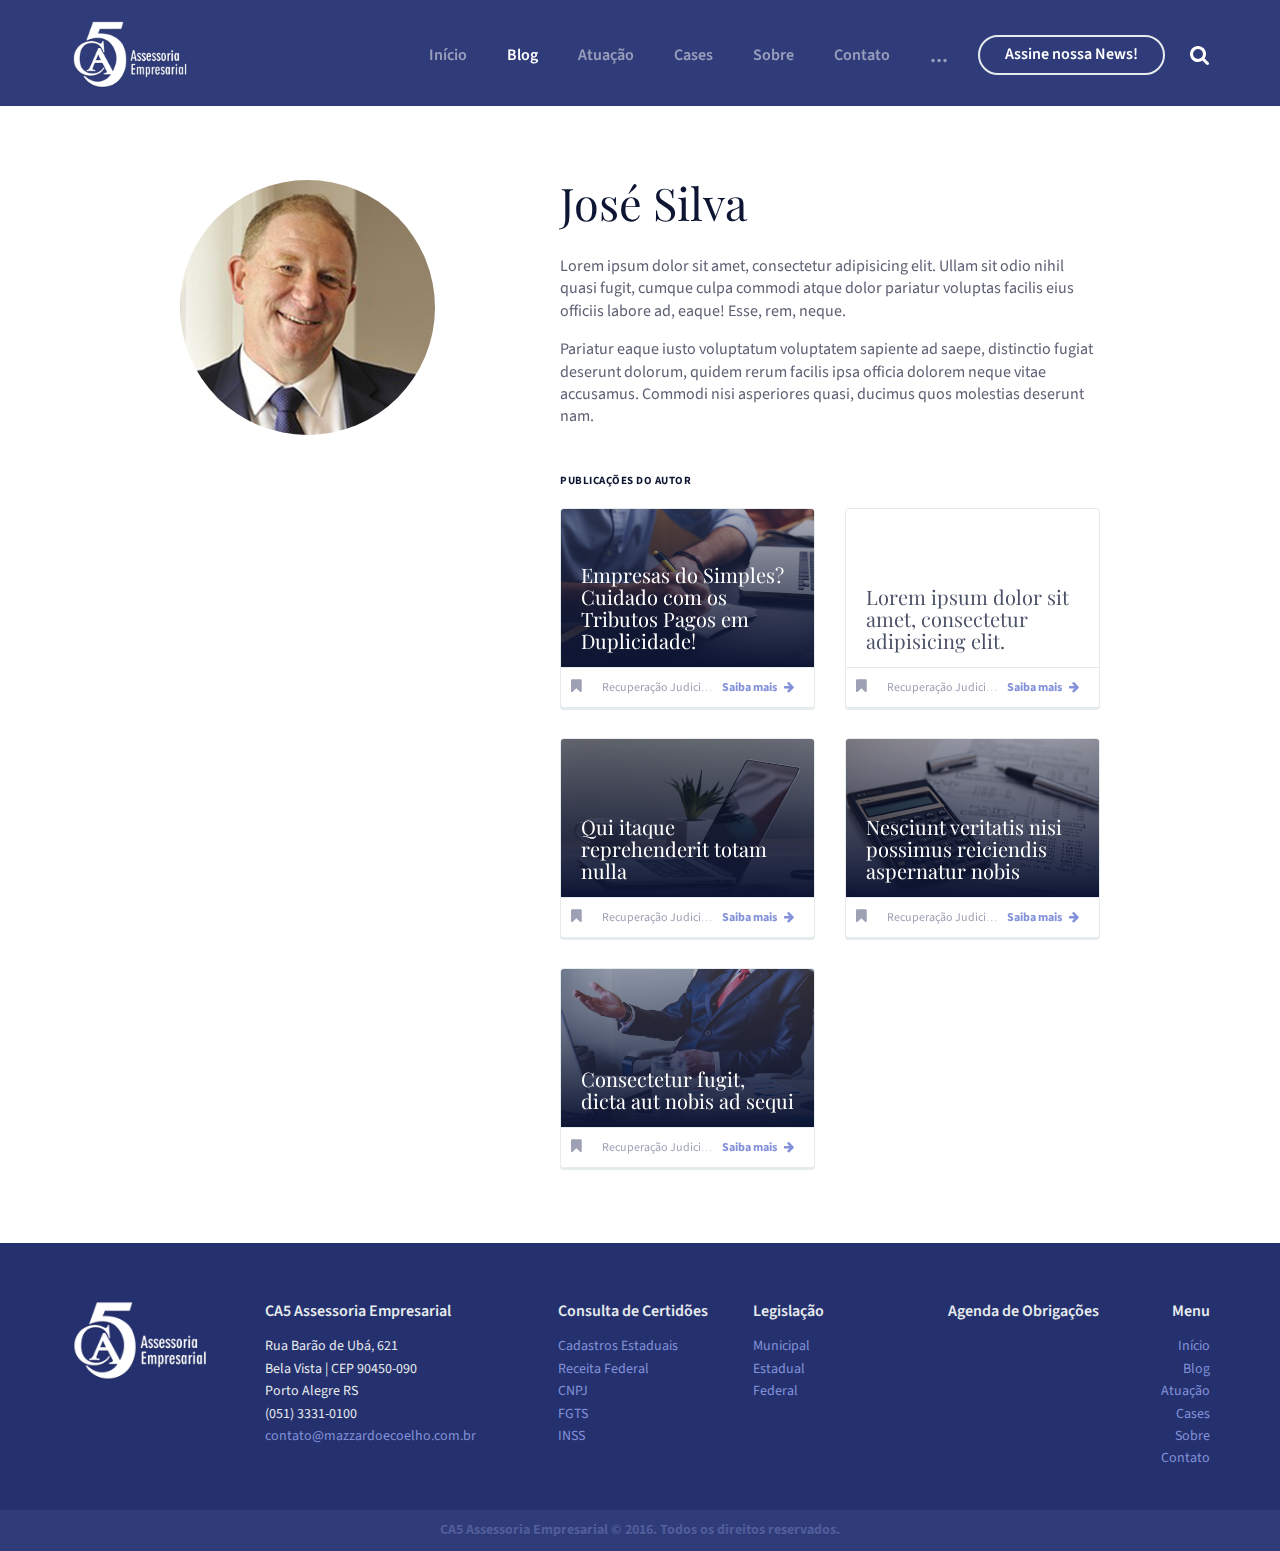
<file: blog-autor-jose.html>
<!DOCTYPE html>
<html class="ca5" lang="pt-BR">

<head>
	<meta charset="utf-8">
	<meta http-equiv="X-UA-Compatible" content="IE=edge">
	<!-- <meta name="viewport" content="width=device-width, initial-scale=1"> -->
	<meta name="viewport" content="width=device-width, initial-scale=1, user-scalable=0"/>
	<!-- The above 3 meta tags *must* come first in the head; any other head content must come *after* these tags -->
	<meta name="description" content="">
	<meta name="author" content="Pablo Jaeger - pablojuniorj@gmail.com">
	<link rel="icon" href="tema/imgs/favicon.ico">
	<title>Ca5</title>
	<!-- Bootstrap -->
	<link href="bootstrap/css/bootstrap.min.css" rel="stylesheet">
	<!-- Tema -->
	<link href="tema/css/tema.min.css" rel="stylesheet">
	<!-- Font Awesome -->
	<link href="tema/fonts/font-awesome/css/font-awesome.min.css" rel="stylesheet">
	<!-- HTML5 shim and Respond.js for IE8 support of HTML5 elements and media queries -->
	<!-- WARNING: Respond.js doesn't work if you view the page via file:// -->
	<!--[if lt IE 9]>
<script src="https://oss.maxcdn.com/html5shiv/3.7.2/html5shiv.min.js"></script>
<script src="https://oss.maxcdn.com/respond/1.4.2/respond.min.js"></script>
<![endif]-->
</head>

<body class="interna pagina-blog autor">
	
	<!-- menu mobile -->
	<nav class="mobile-menu">
		<span class="linha"><a href="#">Área do cliente<i class="fa fa-user-circle" aria-hidden="true"></i></a></span>
		<a href="landing-newsletter.html" class="btn btn-branco navbar-btn btn-redondo hidden-md hidden-lg">Assine nossa News</a>
        <span class="metade">
			<a href="#">
				<span class="sr-only">Facebook</span>
				<i class="fa fa-facebook-official" aria-hidden="true"></i>
			</a>
			<a href="#">
				<span class="sr-only">Twitter</span>
				<i class="fa fa-twitter" aria-hidden="true"></i>
			</a>
			<a href="#">
				<span class="sr-only">Linkedin</span>
				<i class="fa fa-linkedin" aria-hidden="true"></i>
			</a>
		</span>
        <span class="metade">
			<form>
					<select name="select-idioma" id="" class="select-idioma">
					<option value="" default>Português</option>
					<option value="">Ingles</option>
				</select> 
			</form>
		</span>
		<ul>
			<li class="active"><a href="#">Início</a></li>
			<li><a href="#">Blog</a></li>
			<li><a href="#">Atuação</a></li>
			<li><a href="#">Cases</a></li>
			<li><a href="#">Sobre</a></li>
			<li><a href="#">Contato</a></li>
		</ul>
        
	</nav>

	<div class="content-wraper">

		<header id="cabecalho-geral">

			<nav id="nav-topo" class="navbar navbar-default nav-efeito-cor">

				<div class="container">
				
					<a class="navbar-brand" href="#"><span class="sr-only">Ca5 Assesoria Empresarial</span></a>

					<div id="menu-opcoes-primario" class="menu-opcoes">
						<ul class="nav navbar-nav hidden-xs hidden-sm">
							<li><a href="index.html">Início</a></li>
							<li class="active"><a href="#">Blog</a></li>
							<li>
								<div class="dropdown dropdown-atuacao">
								    <a class="dropdown-toggle" id="dropdownAtuacao" data-toggle="dropdown" aria-haspopup="true" aria-expanded="true">Atuação</a>
								    <ul class="dropdown-menu" aria-labelledby="dropdownAtuacao">
								        <li><a href="atuacao_crise.html">Gerenciamento de Crise</a></li>
								        <li role="separator" class="divider"></li>
								        <li><a href="atuacao_fiscal.html">Fiscal / Contábil</a></li>
								        <li role="separator" class="divider"></li>
								        <li><a href="atuacao_dp.html">Departamento Pesssoal</a></li>
								        <li role="separator" class="divider"></li>
								        <li><a href="atuacao_gestao.html">Gestão Empresarial</a></li>
								    </ul>
								</div>
							</li>
							<li><a href="#">Cases</a></li>
							<li><a href="#">Sobre</a></li>
							<li><a href="#">Contato</a></li>
						</ul>
						<div class="dropdown">
						    <button class="btn btn-transparente navbar-btn btn-redondo hidden-xs hidden-sm dropdown-toggle" type="button" id="dropdownMenu1" data-toggle="dropdown" aria-haspopup="true" aria-expanded="true">...</button>
						    <ul class="dropdown-menu" aria-labelledby="dropdownMenu1">
						        <li><a href="https://www.dominioatendimento.com:82/login.html">Área do cliente<i class="fa fa-user-circle" aria-hidden="true"></i></a></li>
						        <li role="separator" class="divider"></li>
						        <li>
									<form>
 										<select name="select-idioma" id="" class="select-idioma">
											<option value="" default>Português</option>
											<option value="">Ingles</option>
										</select> 
									</form>
								</li>
						    	<li role="separator" class="divider"></li>
						        <li>
    								<a href="#" class="social">
    									<span class="sr-only">Facebook</span>
    									<i class="fa fa-facebook-official" aria-hidden="true"></i>
    								</a>
    								<a href="#" class="social">
    									<span class="sr-only">Twitter</span>
    									<i class="fa fa-twitter" aria-hidden="true"></i>
    								</a>
									<a href="#" class="social">
										<span class="sr-only">Linkedin</span>
										<i class="fa fa-linkedin" aria-hidden="true"></i>
									</a>
    							</li>
						    </ul>
						</div>

						<a href="landing-newsletter.html" class="btn btn-branco navbar-btn btn-redondo hidden-xs">Assine nossa News!</a>
						<div class="busca">
							<i class="fa fa-search buscar-icone" aria-hidden="true"></i>
							<span class="grupo">
								<input type="text" placeholder="Digite aqui o que você procura:" autofocus>
								<button><i class="fa fa-search" aria-hidden="true"></i></button>
							</span>
						</div>

						<div class="hidden-md hidden-lg show-menu">
							<i class="fa fa-bars"></i>
							<i class="fa fa-times"></i>
						</div>

					</div>

				</div>

			</nav>

		</header>

		<main>
			
			<section class="secao conteudo-blog">
				<div class="container">
					<div class="col-md-3 col-md-offset-1">
						<div class="foto-autor">
							<img src="tema/imgs/jose-silva.jpg" alt="">
						</div>
					</div>
					<div class="col-md-6 col-md-offset-1">
						<div class="dados-autor">
							<h2 class="nome-autor">José Silva</h2>
							<span class="descricao-autor">
								<p>Lorem ipsum dolor sit amet, consectetur adipisicing elit. Ullam sit odio nihil quasi fugit, cumque culpa commodi atque dolor pariatur voluptas facilis eius officiis labore ad, eaque! Esse, rem, neque.</p>
								<p>Pariatur eaque iusto voluptatum voluptatem sapiente ad saepe, distinctio fugiat deserunt dolorum, quidem rerum facilis ipsa officia dolorem neque vitae accusamus. Commodi nisi asperiores quasi, ducimus quos molestias deserunt nam.</p>
							</span>
						</div>

						<h3 class="publicacoes-autor">Publicações do Autor</h3>
						<ul class="lista-postagens">
							
							<li class="card-postagem col-md-6">
								<div class="conteudo">
									<div class="box-imagem" style="background-image: url(tema/imgs/blog-teste.jpg);"></div>
									<span class="conteudo-texto">
										<a href="blog-postagem.html">
											<h3 class="chamada">Empresas do Simples? Cuidado com os Tributos Pagos em Duplicidade!</h3>
											<div class="detalhes">
												<p class="categoria"><i class="fa fa-bookmark" aria-hidden="true"></i><a href="#">Recuperação Judicial</a></p>
												<a class="link" href="blog-postagem.html">
													Saiba mais
													<i class="fa fa-arrow-right" aria-hidden="true"></i>
												</a>
											</div>
										</a>
									</span>
								</div>
							</li>

							<li class="card-postagem col-md-6">
								<div class="conteudo">
									<div class="box-imagem" style="background-image:none"></div>
									<span class="conteudo-texto">
										<a href="blog-postagem.html">
											<h3 class="chamada">Lorem ipsum dolor sit amet, consectetur adipisicing elit.</h3>
											<div class="detalhes">
												<p class="categoria"><i class="fa fa-bookmark" aria-hidden="true"></i><a href="#">Recuperação Judicial</a></p>
												<a class="link" href="blog-postagem.html">
													Saiba mais
													<i class="fa fa-arrow-right" aria-hidden="true"></i>
												</a>
											</div>
										</a>
									</span>
								</div>
							</li>

							<li class="card-postagem col-md-6">
								<div class="conteudo">
									<div class="box-imagem" style="background-image: url(tema/imgs/blog-teste2.jpg);"></div>
									<span class="conteudo-texto">
										<a href="blog-postagem.html">
											<h3 class="chamada">Qui itaque reprehenderit totam nulla</h3>
											<div class="detalhes">
												<p class="categoria"><i class="fa fa-bookmark" aria-hidden="true"></i><a href="#">Recuperação Judicial</a></p>
												<a class="link" href="blog-postagem.html">
													Saiba mais
													<i class="fa fa-arrow-right" aria-hidden="true"></i>
												</a>
											</div>
										</a>
									</span>
								</div>
							</li>

							<li class="card-postagem col-md-6">
								<div class="conteudo">
									<div class="box-imagem" style="background-image: url(tema/imgs/blog-teste3.jpg);"></div>
									<span class="conteudo-texto">
										<a href="blog-postagem.html">
											<h3 class="chamada">Nesciunt veritatis nisi possimus reiciendis aspernatur nobis</h3>
											<div class="detalhes">
												<p class="categoria"><i class="fa fa-bookmark" aria-hidden="true"></i><a href="#">Recuperação Judicial</a></p>
												<a class="link" href="blog-postagem.html">
													Saiba mais
													<i class="fa fa-arrow-right" aria-hidden="true"></i>
												</a>
											</div>
										</a>
									</span>
								</div>
							</li>

							<li class="card-postagem col-md-6">
								<div class="conteudo">
									<div class="box-imagem" style="background-image: url(tema/imgs/blog-teste4.jpg);"></div>
									<span class="conteudo-texto">
										<a href="blog-postagem.html">
											<h3 class="chamada">Consectetur fugit, dicta aut nobis ad sequi</h3>
											<div class="detalhes">
												<p class="categoria"><i class="fa fa-bookmark" aria-hidden="true"></i><a href="#">Recuperação Judicial</a></p>
												<a class="link" href="blog-postagem.html">
													Saiba mais
													<i class="fa fa-arrow-right" aria-hidden="true"></i>
												</a>
											</div>
										</a>
									</span>
								</div>
							</li>

						</ul>

					</div>
				</div>
			</section>

		</main>

		<footer class="">
			<div class="container">
				<div class="row">
					<div class="col-md-2">
						<img class="logo" src="tema/imgs/logo-ca5-branco.png" alt="">
					</div>
					<div class="col-md-3">
						<h5>CA5 Assessoria Empresarial</h5>
						<p>
							Rua Barão de Ubá, 621<br>
							Bela Vista | CEP 90450-090<br>
							Porto Alegre RS<br>
							(051) 3331-0100<br>
							<a href="#">contato@mazzardoecoelho.com.br</a></p>
					</div>
					<div class="col-md-2">
						<h5>Consulta de Certidões</h5>
						<ul>
							<li><a href="#">Cadastros Estaduais</a></li>
							<li><a href="#">Receita Federal</a></li>
							<li><a href="#">CNPJ</a></li>
							<li><a href="#">FGTS</a></li>
							<li><a href="#">INSS</a></li>
						</ul> 
					</div>
					<div class="col-md-2">
						<h5>Legislação</h5>
						<ul>
							<li><a href="#">Municipal</a></li>
							<li><a href="#">Estadual</a></li>
							<li><a href="#">Federal</a></li>
						</ul> 
					</div>
					<div class="col-md-2">
						<h5>Agenda de Obrigações</h5>
					</div>
					<div class="col-md-1 text-right">
						<h5>Menu</h5>
						<ul class="menu">
							<li><a href="#">Início</a></li>
							<li><a href="#">Blog</a></li>
							<li><a href="#">Atuação</a></li>
							<li><a href="#">Cases</a></li>
							<li><a href="#">Sobre</a></li>
							<li><a href="#">Contato</a></li>
						</ul>
					</div>
				</div>
			</div>
			<div class="barra-fechamento">
				CA5 Assessoria Empresarial © 2016.<br class="hidden-md hidden-lg"> Todos os direitos reservados. 
			</div>
		</footer>
		
		<a href="#cabecalho-geral" class="back-to-top page-scroll"><i class="fa fa-arrow-circle-o-up" aria-hidden="true"></i></a>
	</div>
	
	<!-- jQuery  -->
	<script src="https://ajax.googleapis.com/ajax/libs/jquery/1.11.3/jquery.min.js"></script>
	<!-- Bootstrap.js -->
	<script src="bootstrap/js/bootstrap.min.js"></script>
	<!-- Tema.js -->
	<script src="tema/js/tema.js"></script>
	<!-- easing.js -->
	<script src="tema/js/jquery.easing.min.js"></script>

	<script type="text/javascript">
		$(function () {
		  $('[data-toggle="tooltip"]').tooltip()
		})
	</script>

	<!-- regulador de visibilidade da coluna de compartilhar -->
	<script type="text/javascript">

		var areaConteudoBlog = $(".secao.conteudo-blog");
		var socialFlutuante = $(".social-flutuante");
		//
		var conteudoBlogTop = areaConteudoBlog.offset().top;
		var conteudoBlogHeight = areaConteudoBlog.height();
		var socialFlutuanteRegua = socialFlutuante.position().top + socialFlutuante.height();
		//
		function calculaVariaveis(){
			windowScrollTop = $(window).scrollTop();
			limiarTop = conteudoBlogTop - windowScrollTop;
			limiarAltura = (conteudoBlogHeight + conteudoBlogTop) - windowScrollTop - socialFlutuanteRegua;
		}
		//
		calculaVariaveis();
		//
		if(limiarTop <= 70 && limiarAltura > 0){
			$(".social-flutuante").css({"opacity":"1"});
		}
		else{
			$(".social-flutuante").css({"opacity":"0"});
		}
		//
		$(window).scroll(function(){

			calculaVariaveis();
			//
			console.log(limiarAltura);
			if(limiarTop <= 70 && limiarAltura > 0){
				$(".social-flutuante").css({"opacity":"1"});
			}
			else{
				$(".social-flutuante").css({"opacity":"0"});
			}
		});
	</script>




</body>

</html>
</file>
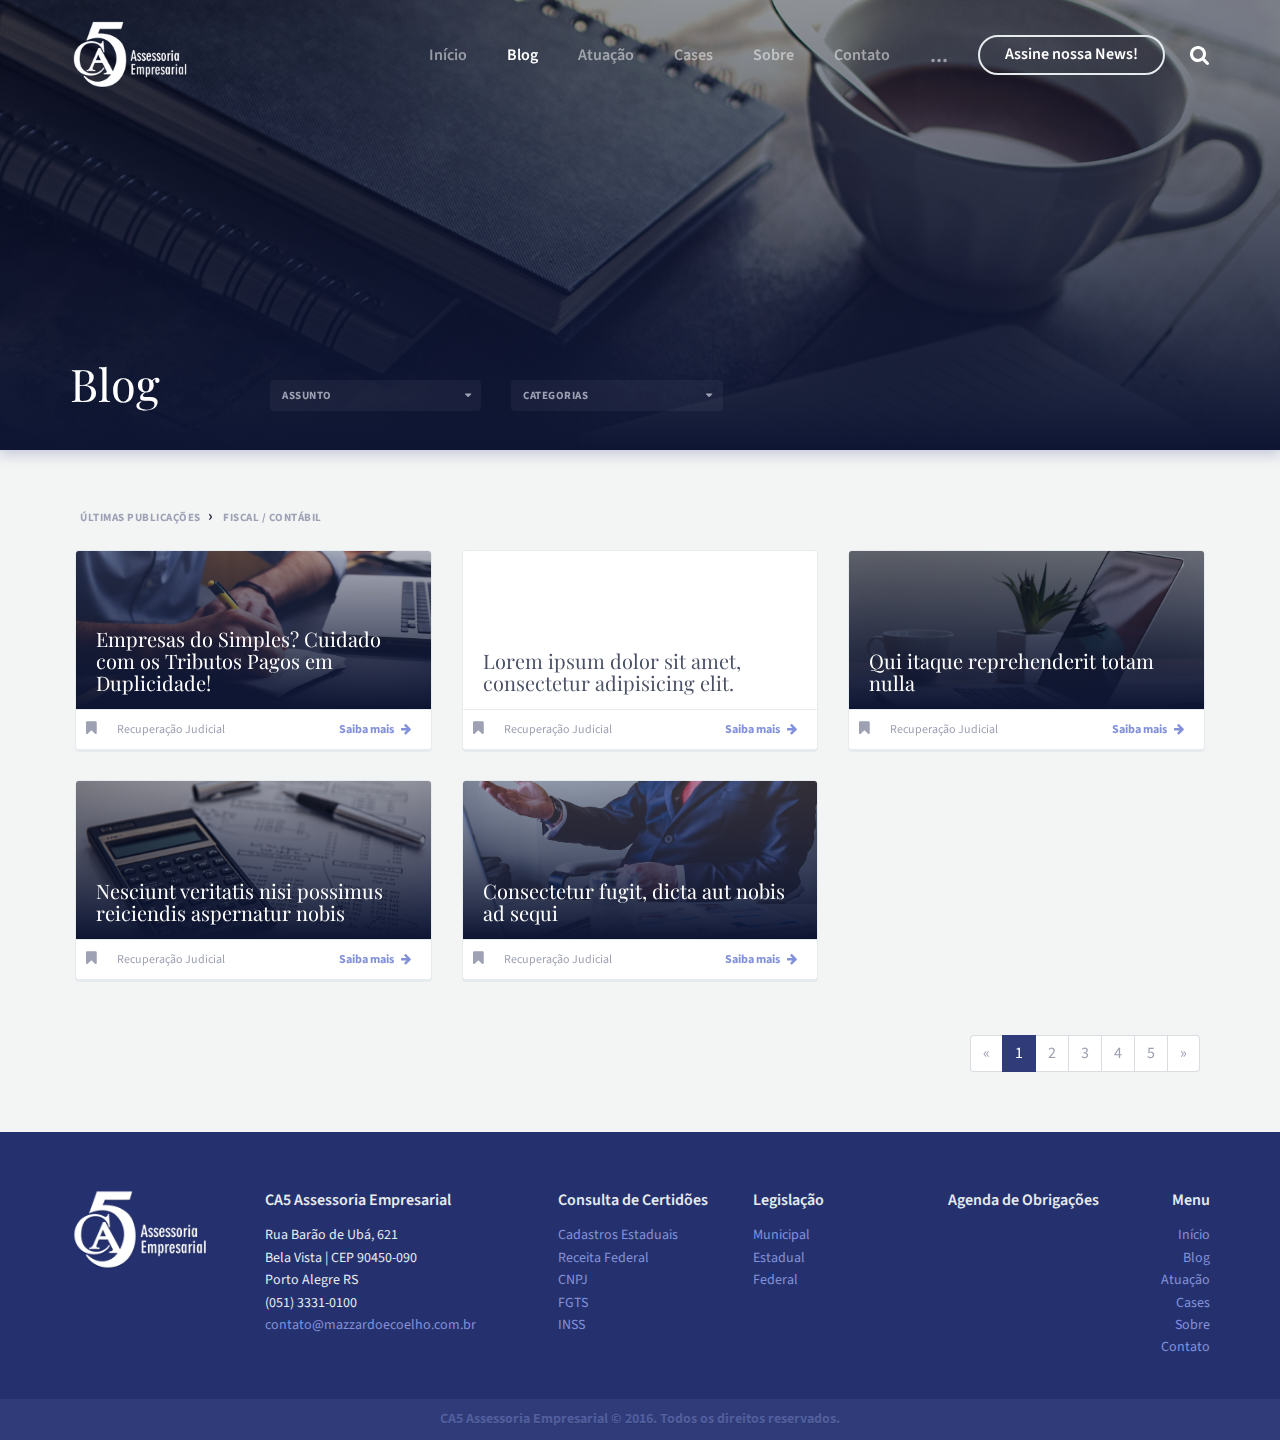
<file: blog-listagem.html>
<!DOCTYPE html>
<html class="ca5" lang="pt-BR">

<head>
	<meta charset="utf-8">
	<meta http-equiv="X-UA-Compatible" content="IE=edge">
	<!-- <meta name="viewport" content="width=device-width, initial-scale=1"> -->
	<meta name="viewport" content="width=device-width, initial-scale=1, user-scalable=0"/>
	<!-- The above 3 meta tags *must* come first in the head; any other head content must come *after* these tags -->
	<meta name="description" content="">
	<meta name="author" content="Pablo Jaeger - pablojuniorj@gmail.com">
	<link rel="icon" href="tema/imgs/favicon.ico">
	<title>Ca5</title>
	<!-- Bootstrap -->
	<link href="bootstrap/css/bootstrap.min.css" rel="stylesheet">
	<!-- Tema -->
	<link href="tema/css/tema.min.css" rel="stylesheet">
	<!-- Font Awesome -->
	<link href="tema/fonts/font-awesome/css/font-awesome.min.css" rel="stylesheet">
	<!-- HTML5 shim and Respond.js for IE8 support of HTML5 elements and media queries -->
	<!-- WARNING: Respond.js doesn't work if you view the page via file:// -->
	<!--[if lt IE 9]>
<script src="https://oss.maxcdn.com/html5shiv/3.7.2/html5shiv.min.js"></script>
<script src="https://oss.maxcdn.com/respond/1.4.2/respond.min.js"></script>
<![endif]-->
</head>

<body class="interna pagina-blog listagem">
	
	<!-- menu mobile -->
	<nav class="mobile-menu">
		<span class="linha"><a href="#">Área do cliente<i class="fa fa-user-circle" aria-hidden="true"></i></a></span>
		<a href="landing-newsletter.html" class="btn btn-branco navbar-btn btn-redondo hidden-md hidden-lg">Assine nossa News</a>
        <span class="metade">
			<a href="#">
				<span class="sr-only">Facebook</span>
				<i class="fa fa-facebook-official" aria-hidden="true"></i>
			</a>
			<a href="#">
				<span class="sr-only">Twitter</span>
				<i class="fa fa-twitter" aria-hidden="true"></i>
			</a>
			<a href="#">
				<span class="sr-only">Linkedin</span>
				<i class="fa fa-linkedin" aria-hidden="true"></i>
			</a>
		</span>
        <span class="metade">
			<form>
					<select name="select-idioma" id="" class="select-idioma">
					<option value="" default>Português</option>
					<option value="">Ingles</option>
				</select> 
			</form>
		</span>
		<ul>
			<li><a href="#">Início</a></li>
			<li><a href="#">Blog</a></li>
			<li><a href="#">Atuação</a></li>
			<li><a href="#">Cases</a></li>
			<li><a href="#">Sobre</a></li>
			<li><a href="#">Contato</a></li>
		</ul>
        
	</nav>

	<div class="content-wraper">

		<header id="cabecalho-geral">

			<nav id="nav-topo" class="navbar navbar-default nav-efeito-cor">

				<div class="container">
				
					<a class="navbar-brand" href="#"><span class="sr-only">Ca5 Assesoria Empresarial</span></a>

					<div id="menu-opcoes-primario" class="menu-opcoes">
						<ul class="nav navbar-nav hidden-xs hidden-sm">
							<li><a href="index.html">Início</a></li>
							<li class="active"><a href="blog-listagem.html">Blog</a></li>
							<li>
								<div class="dropdown dropdown-atuacao">
								    <a class="dropdown-toggle" id="dropdownAtuacao" data-toggle="dropdown" aria-haspopup="true" aria-expanded="true">Atuação</a>
								    <ul class="dropdown-menu" aria-labelledby="dropdownAtuacao">
								        <li><a href="atuacao_crise.html">Gerenciamento de Crise</a></li>
								        <li role="separator" class="divider"></li>
								        <li><a href="atuacao_fiscal.html">Fiscal / Contábil</a></li>
								        <li role="separator" class="divider"></li>
								        <li><a href="atuacao_dp.html">Departamento Pesssoal</a></li>
								        <li role="separator" class="divider"></li>
								        <li><a href="atuacao_gestao.html">Gestão Empresarial</a></li>
								    </ul>
								</div>
							</li>
							<li><a href="#">Cases</a></li>
							<li><a href="#">Sobre</a></li>
							<li><a href="#">Contato</a></li>
						</ul>
						<div class="dropdown">
						    <button class="btn btn-transparente navbar-btn btn-redondo hidden-xs hidden-sm dropdown-toggle" type="button" id="dropdownMenu1" data-toggle="dropdown" aria-haspopup="true" aria-expanded="true">...</button>
						    <ul class="dropdown-menu" aria-labelledby="dropdownMenu1">
						        <li><a href="https://www.dominioatendimento.com:82/login.html">Área do cliente<i class="fa fa-user-circle" aria-hidden="true"></i></a></li>
						        <li role="separator" class="divider"></li>
						        <li>
									<form>
 										<select name="select-idioma" id="" class="select-idioma">
											<option value="" default>Português</option>
											<option value="">Ingles</option>
										</select> 
									</form>
								</li>
						    	<li role="separator" class="divider"></li>
						        <li>
    								<a href="#" class="social">
    									<span class="sr-only">Facebook</span>
    									<i class="fa fa-facebook-official" aria-hidden="true"></i>
    								</a>
    								<a href="#" class="social">
    									<span class="sr-only">Twitter</span>
    									<i class="fa fa-twitter" aria-hidden="true"></i>
    								</a>
									<a href="#" class="social">
										<span class="sr-only">Linkedin</span>
										<i class="fa fa-linkedin" aria-hidden="true"></i>
									</a>
    							</li>
						    </ul>
						</div>

						<a href="landing-newsletter.html" class="btn btn-branco navbar-btn btn-redondo hidden-xs">Assine nossa News!</a>
						<div class="busca">
							<i class="fa fa-search buscar-icone" aria-hidden="true"></i>
							<span class="grupo">
								<input type="text" placeholder="Digite aqui o que você procura:" autofocus>
								<button><i class="fa fa-search" aria-hidden="true"></i></button>
							</span>
						</div>

						<div class="hidden-md hidden-lg show-menu">
							<i class="fa fa-bars"></i>
							<i class="fa fa-times"></i>
						</div>

					</div>

				</div>

			</nav>

		</header>

		<main>
			
			<header id="inicio" class="secao blog">
				<div class="capa capa-blog" style="background-image: url(tema/imgs/capa-blog.jpg);">
					<div class="container">
						<div class="row">
							<div class="col-md-2">
								<h1 class="titulo">Blog</h1>
							</div>
							<div class="col-md-10 filtros">
								<div class="col-md-3">
									<form class="box-selecao assunto" action="">
										<h3>Assunto<i class="fa fa-caret-down" aria-hidden="true"></i></h3>
										<ul class="">
											<li>
												<label for="assunto_tudo">
													<i class="fa fa-globe" aria-hidden="true"></i>Tudo</label>
												<input type="checkbox" id="assunto_tudo" name="assunto" value="tudo">
											</li>
											<li>
												<label for="assunto_crise">
													<i class="fa fa-life-ring" aria-hidden="true"></i>Gestão da Crise</label>
												<input type="checkbox" id="assunto_crise" name="assunto" value="crise">
											</li>
											<li>
												<label for="assunto_fiscal">
													<i class="fa fa-usd" aria-hidden="true"></i>Fiscal/Contábil</label>
												<input type="checkbox" id="assunto_fiscal" name="assunto" value="fiscal" checked>
											</li>
											<li>
												<label for="assunto_admin">
													<i class="fa fa-pie-chart" aria-hidden="true"></i>Depto Pessoal</label>
												<input type="checkbox" id="assunto_admin" name="assunto" value="administrativo">
											</li>
											<li>
												<label for="assunto_gestao">
													<i class="fa fa-line-chart" aria-hidden="true"></i>Gestão Empresarial</label>
												<input type="checkbox" id="assunto_gestao" name="assunto" value="gestao">
											</li>
										</ul>
									</form>
								</div>
								<div class="col-md-3">
									<form class="box-selecao categorias" action="">
										<h3>Categorias<i class="fa fa-caret-down" aria-hidden="true"></i></h3>
										<ul class="">
											<li>
												<label for="cat_tudo">
													<i class="fa fa-globe" aria-hidden="true"></i>Tudo</label>
												<input type="checkbox" id="cat_tudo" name="cat" value="tudo" checked>
											</li>
											<li>
												<label for="cat_artigos">
													<i class="fa fa-book" aria-hidden="true"></i>Artigos</label>
												<input type="checkbox" id="cat_artigos" name="cat" value="artigos">
											</li>
											<li>
												<label for="cat_noticias">
													<i class="fa fa-newspaper-o" aria-hidden="true"></i>Notícias</label>
												<input type="checkbox" id="cat_noticias" name="cat" value="noticias">
											</li>
											<li>
												<label for="cat_eventos">
													<i class="fa fa-calendar-check-o" aria-hidden="true"></i>Eventos</label>
												<input type="checkbox" id="cat_eventos" name="cat" value="eventosistrativo">
											</li>
										</ul>
									</form>
								</div>
							</div>
						</div>
					</div>
				</div>
			</header>
			
			<section class="secao conteudo-blog">
				<div class="container">
					<!-- <div class="col-md-3 coluna-filtros"></div> -->
					<div class="coluna-postagens">
						<p class="breadcrumbs">
							<span>Últimas publicações</span>
							<span>Fiscal / Contábil</span>
						</p>

						<ul class="lista-postagens">
							
							<li class="card-postagem col-md-4">
								<div class="conteudo">
									<div class="box-imagem" style="background-image: url(tema/imgs/blog-teste.jpg);"></div>
									<span class="conteudo-texto">
										<a href="blog-postagem.html">
											<h3 class="chamada">Empresas do Simples? Cuidado com os Tributos Pagos em Duplicidade!</h3>
											<div class="detalhes">
												<p class="categoria"><i class="fa fa-bookmark" aria-hidden="true"></i><a href="#">Recuperação Judicial</a></p>
												<a class="link" href="blog-postagem.html">
													Saiba mais
													<i class="fa fa-arrow-right" aria-hidden="true"></i>
												</a>
											</div>
										</a>
									</span>
								</div>
							</li>

							<li class="card-postagem col-md-4">
								<div class="conteudo">
									<div class="box-imagem" style="background-image:none"></div>
									<span class="conteudo-texto">
										<a href="blog-postagem.html">
											<h3 class="chamada">Lorem ipsum dolor sit amet, consectetur adipisicing elit.</h3>
											<div class="detalhes">
												<p class="categoria"><i class="fa fa-bookmark" aria-hidden="true"></i><a href="#">Recuperação Judicial</a></p>
												<a class="link" href="blog-postagem.html">
													Saiba mais
													<i class="fa fa-arrow-right" aria-hidden="true"></i>
												</a>
											</div>
										</a>
									</span>
								</div>
							</li>

							<li class="card-postagem col-md-4">
								<div class="conteudo">
									<div class="box-imagem" style="background-image: url(tema/imgs/blog-teste2.jpg);"></div>
									<span class="conteudo-texto">
										<a href="blog-postagem.html">
											<h3 class="chamada">Qui itaque reprehenderit totam nulla</h3>
											<div class="detalhes">
												<p class="categoria"><i class="fa fa-bookmark" aria-hidden="true"></i><a href="#">Recuperação Judicial</a></p>
												<a class="link" href="blog-postagem.html">
													Saiba mais
													<i class="fa fa-arrow-right" aria-hidden="true"></i>
												</a>
											</div>
										</a>
									</span>
								</div>
							</li>

							<li class="card-postagem col-md-4">
								<div class="conteudo">
									<div class="box-imagem" style="background-image: url(tema/imgs/blog-teste3.jpg);"></div>
									<span class="conteudo-texto">
										<a href="blog-postagem.html">
											<h3 class="chamada">Nesciunt veritatis nisi possimus reiciendis aspernatur nobis</h3>
											<div class="detalhes">
												<p class="categoria"><i class="fa fa-bookmark" aria-hidden="true"></i><a href="#">Recuperação Judicial</a></p>
												<a class="link" href="blog-postagem.html">
													Saiba mais
													<i class="fa fa-arrow-right" aria-hidden="true"></i>
												</a>
											</div>
										</a>
									</span>
								</div>
							</li>

							<li class="card-postagem col-md-4">
								<div class="conteudo">
									<div class="box-imagem" style="background-image: url(tema/imgs/blog-teste4.jpg);"></div>
									<span class="conteudo-texto">
										<a href="blog-postagem.html">
											<h3 class="chamada">Consectetur fugit, dicta aut nobis ad sequi</h3>
											<div class="detalhes">
												<p class="categoria"><i class="fa fa-bookmark" aria-hidden="true"></i><a href="#">Recuperação Judicial</a></p>
												<a class="link" href="blog-postagem.html">
													Saiba mais
													<i class="fa fa-arrow-right" aria-hidden="true"></i>
												</a>
											</div>
										</a>
									</span>
								</div>
							</li>

						</ul>
						
						<ul class="pagination">
							<li class="disabled"><a href="#" aria-label="Previous"><span aria-hidden="true">«</span></a></li>
							<li class="active"><a href="#">1</a></li>
							<li><a href="#">2</a></li>
							<li><a href="#">3</a></li>
							<li><a href="#">4</a></li>
							<li><a href="#">5</a></li>
							<li><a href="#" aria-label="Next"><span aria-hidden="true">»</span></a></li>
						</ul>

					</div>
				</div>
			</section>	
		
		</main>

		<footer class="">
			<div class="container">
				<div class="row">
					<div class="col-md-2">
						<img class="logo" src="tema/imgs/logo-ca5-branco.png" alt="">
					</div>
					<div class="col-md-3">
						<h5>CA5 Assessoria Empresarial</h5>
						<p>
							Rua Barão de Ubá, 621<br>
							Bela Vista | CEP 90450-090<br>
							Porto Alegre RS<br>
							(051) 3331-0100<br>
							<a href="#">contato@mazzardoecoelho.com.br</a></p>
					</div>
					<div class="col-md-2">
						<h5>Consulta de Certidões</h5>
						<ul>
							<li><a href="#">Cadastros Estaduais</a></li>
							<li><a href="#">Receita Federal</a></li>
							<li><a href="#">CNPJ</a></li>
							<li><a href="#">FGTS</a></li>
							<li><a href="#">INSS</a></li>
						</ul> 
					</div>
					<div class="col-md-2">
						<h5>Legislação</h5>
						<ul>
							<li><a href="#">Municipal</a></li>
							<li><a href="#">Estadual</a></li>
							<li><a href="#">Federal</a></li>
						</ul> 
					</div>
					<div class="col-md-2">
						<h5>Agenda de Obrigações</h5>
					</div>
					<div class="col-md-1 text-right">
						<h5>Menu</h5>
						<ul class="menu">
							<li><a href="#">Início</a></li>
							<li><a href="#">Blog</a></li>
							<li><a href="#">Atuação</a></li>
							<li><a href="#">Cases</a></li>
							<li><a href="#">Sobre</a></li>
							<li><a href="#">Contato</a></li>
						</ul>
					</div>
				</div>
			</div>
			<div class="barra-fechamento">
				CA5 Assessoria Empresarial © 2016.<br class="hidden-md hidden-lg"> Todos os direitos reservados. 
			</div>
		</footer>
		
		<a href="#cabecalho-geral" class="back-to-top page-scroll"><i class="fa fa-arrow-circle-o-up" aria-hidden="true"></i></a>
	</div>
	
	<!-- jQuery  -->
	<script src="https://ajax.googleapis.com/ajax/libs/jquery/1.11.3/jquery.min.js"></script>
	<!-- Bootstrap.js -->
	<script src="bootstrap/js/bootstrap.min.js"></script>
	<!-- Tema.js -->
	<script src="tema/js/tema.js"></script>
	<!-- easing.js -->
	<script src="tema/js/jquery.easing.min.js"></script>

	<script type="text/javascript">
		$(function () {
		  $('[data-toggle="tooltip"]').tooltip()
		})
	</script>

	<!-- regulador de visibilidade da coluna de compartilhar -->
	<script type="text/javascript">

		var areaConteudoBlog = $(".secao.conteudo-blog");
		var socialFlutuante = $(".social-flutuante");
		//
		var conteudoBlogTop = areaConteudoBlog.offset().top;
		var conteudoBlogHeight = areaConteudoBlog.height();
		var socialFlutuanteRegua = socialFlutuante.position().top + socialFlutuante.height();
		//
		function calculaVariaveis(){
			windowScrollTop = $(window).scrollTop();
			limiarTop = conteudoBlogTop - windowScrollTop;
			limiarAltura = (conteudoBlogHeight + conteudoBlogTop) - windowScrollTop - socialFlutuanteRegua;
		}
		//
		calculaVariaveis();
		//
		if(limiarTop <= 70 && limiarAltura > 0){
			$(".social-flutuante").css({"opacity":"1"});
		}
		else{
			$(".social-flutuante").css({"opacity":"0"});
		}
		//
		$(window).scroll(function(){

			calculaVariaveis();
			//
			console.log(limiarAltura);
			if(limiarTop <= 70 && limiarAltura > 0){
				$(".social-flutuante").css({"opacity":"1"});
			}
			else{
				$(".social-flutuante").css({"opacity":"0"});
			}
		});
	</script>




</body>

</html>
</file>
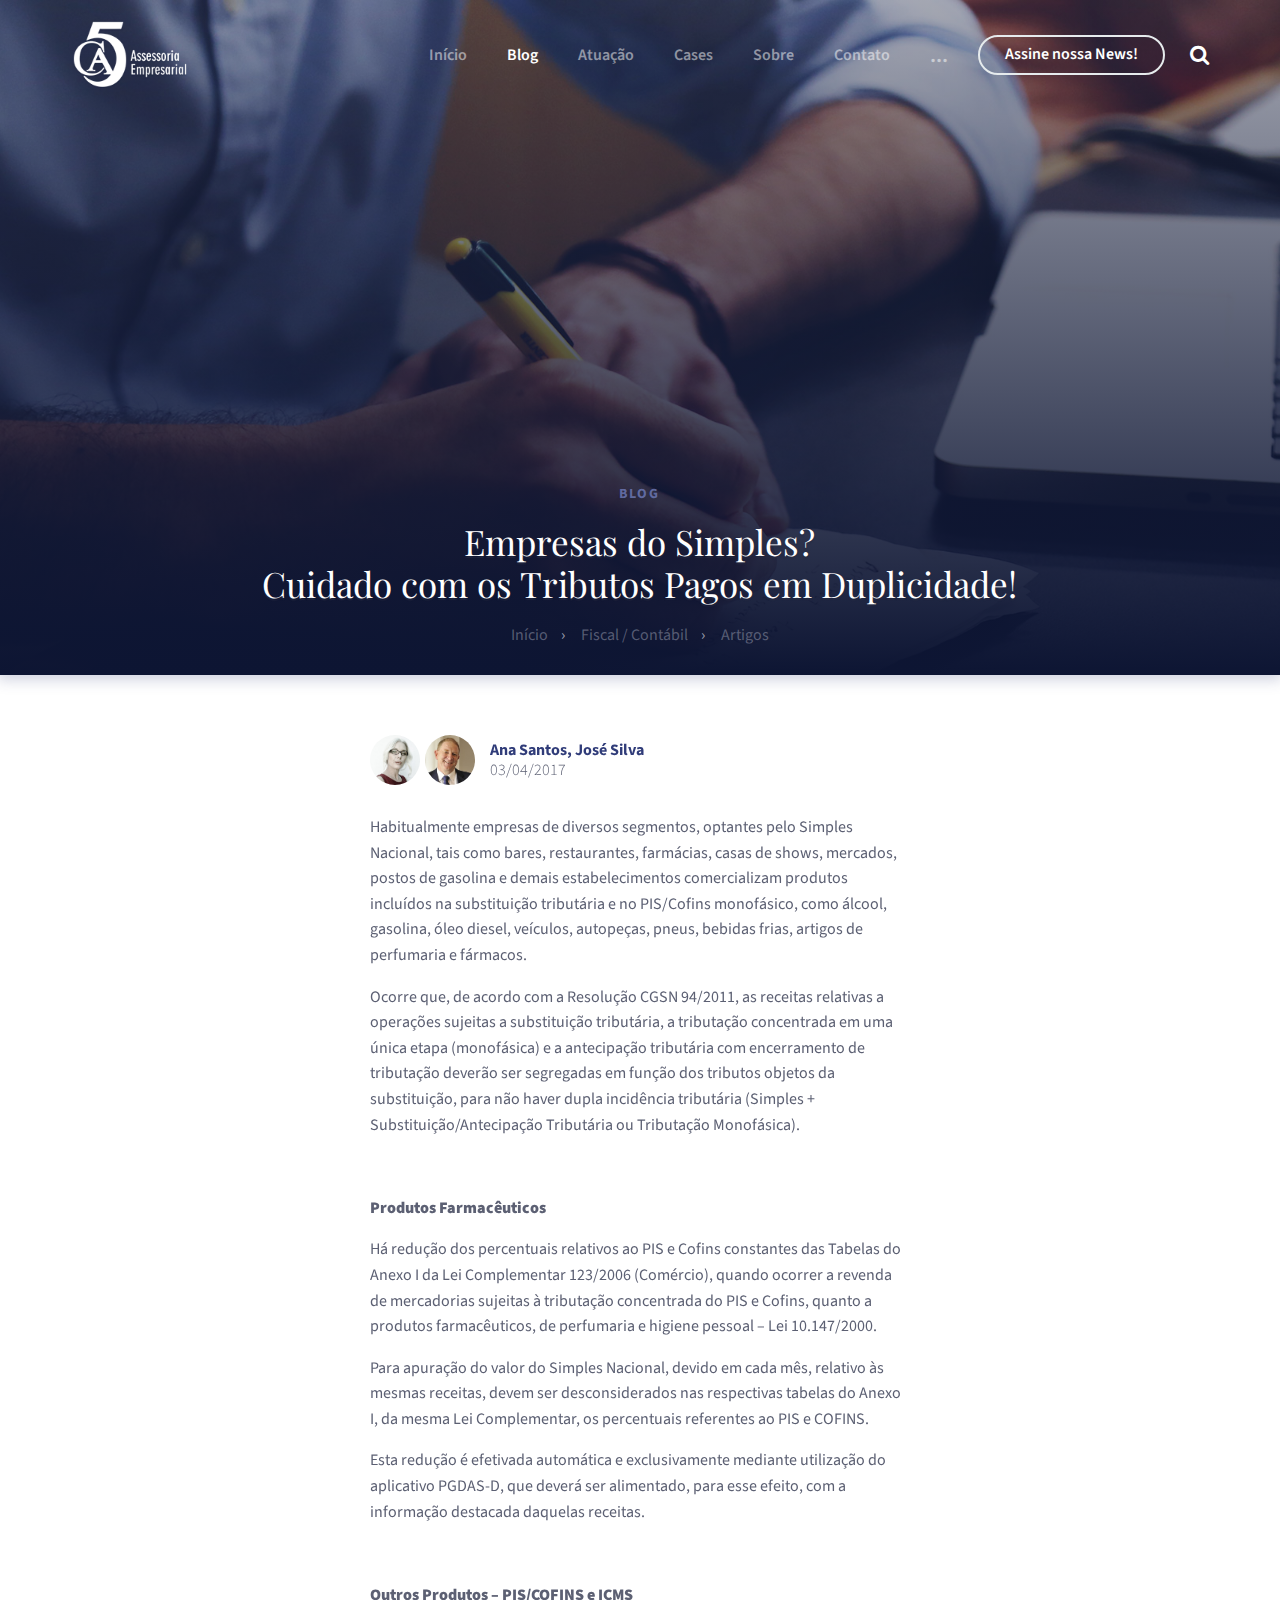
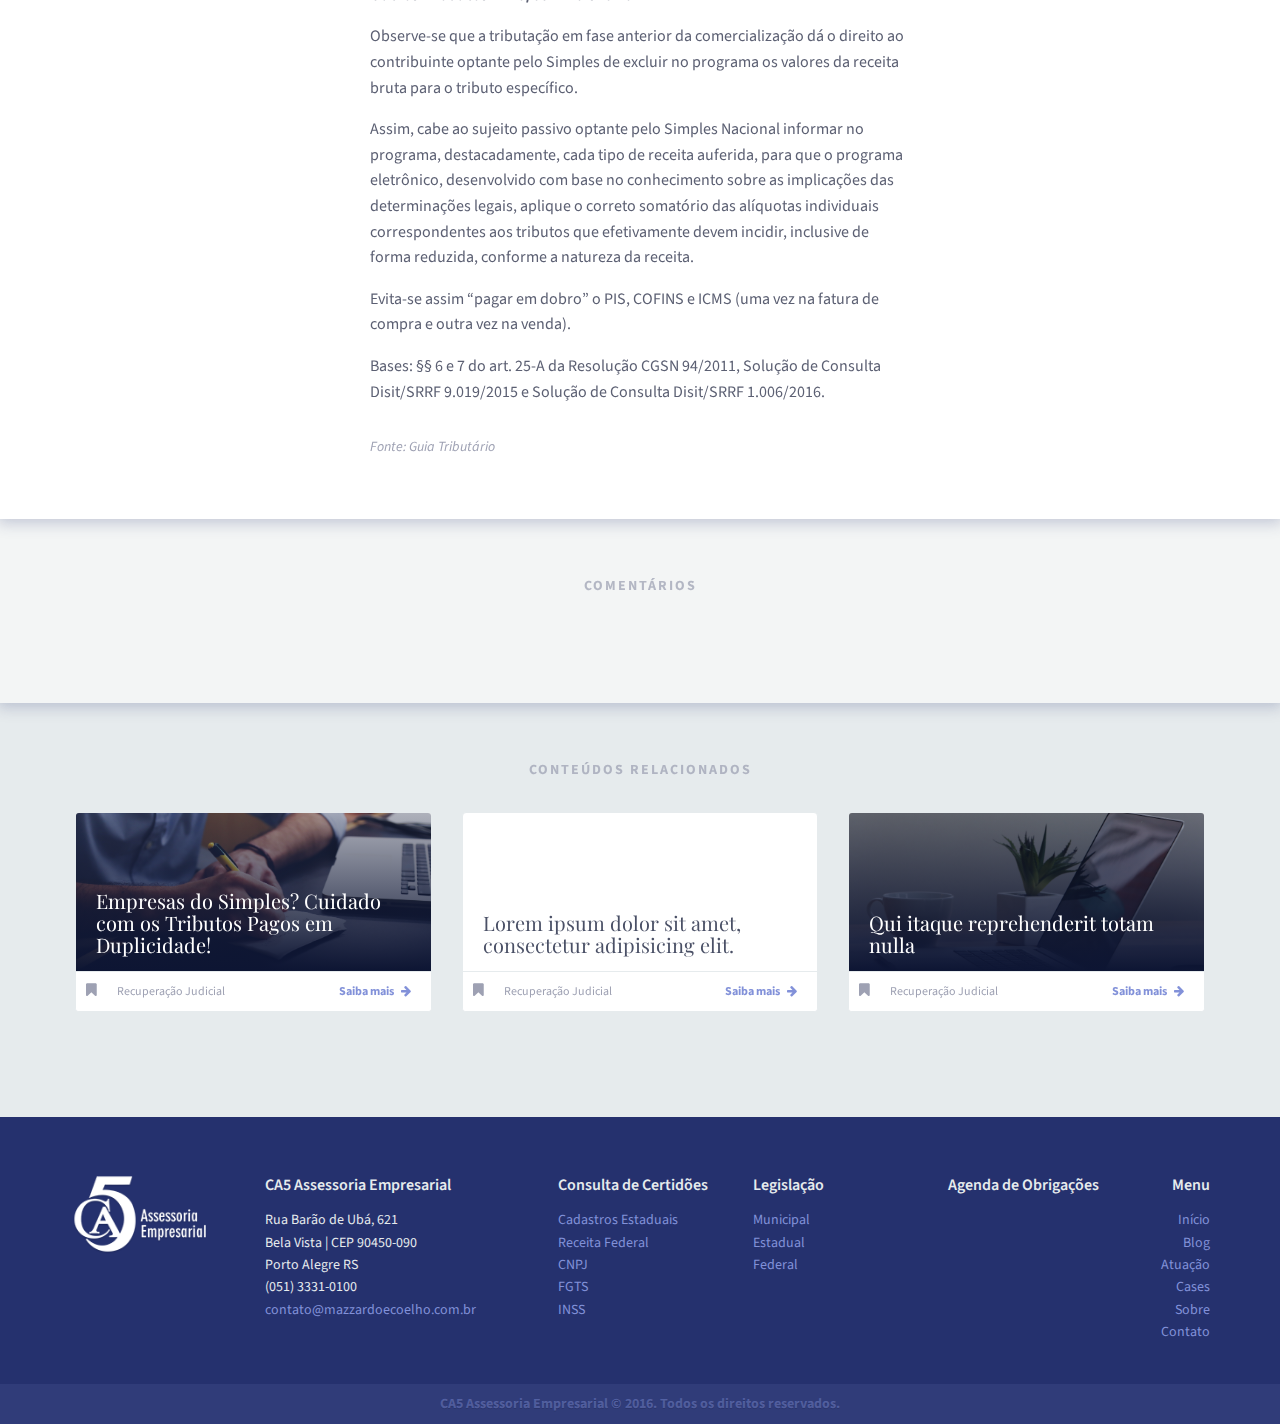
<file: blog-postagem.html>
<!DOCTYPE html>
<html class="ca5" lang="pt-BR">

<head>
	<meta charset="utf-8">
	<meta http-equiv="X-UA-Compatible" content="IE=edge">
	<!-- <meta name="viewport" content="width=device-width, initial-scale=1"> -->
	<meta name="viewport" content="width=device-width, initial-scale=1, user-scalable=0"/>
	<!-- The above 3 meta tags *must* come first in the head; any other head content must come *after* these tags -->
	<meta name="description" content="">
	<meta name="author" content="Pablo Jaeger - pablojuniorj@gmail.com">
	<link rel="icon" href="tema/imgs/favicon.ico">
	<title>Ca5</title>
	<!-- Bootstrap -->
	<link href="bootstrap/css/bootstrap.min.css" rel="stylesheet">
	<!-- Tema -->
	<link href="tema/css/tema.min.css" rel="stylesheet">
	<!-- Font Awesome -->
	<link href="tema/fonts/font-awesome/css/font-awesome.min.css" rel="stylesheet">
	<!-- HTML5 shim and Respond.js for IE8 support of HTML5 elements and media queries -->
	<!-- WARNING: Respond.js doesn't work if you view the page via file:// -->
	<!--[if lt IE 9]>
<script src="https://oss.maxcdn.com/html5shiv/3.7.2/html5shiv.min.js"></script>
<script src="https://oss.maxcdn.com/respond/1.4.2/respond.min.js"></script>
<![endif]-->
</head>

<body class="interna pagina-blog postagem">
	
	<!-- menu mobile -->
	<nav class="mobile-menu">
		<span class="linha"><a href="#">Área do cliente<i class="fa fa-user-circle" aria-hidden="true"></i></a></span>
		<a href="landing-newsletter.html" class="btn btn-branco navbar-btn btn-redondo hidden-md hidden-lg">Assine nossa News</a>
        <span class="metade">
			<a href="#">
				<span class="sr-only">Facebook</span>
				<i class="fa fa-facebook-official" aria-hidden="true"></i>
			</a>
			<a href="#">
				<span class="sr-only">Twitter</span>
				<i class="fa fa-twitter" aria-hidden="true"></i>
			</a>
			<a href="#">
				<span class="sr-only">Linkedin</span>
				<i class="fa fa-linkedin" aria-hidden="true"></i>
			</a>
		</span>
        <span class="metade">
			<form>
					<select name="select-idioma" id="" class="select-idioma">
					<option value="" default>Português</option>
					<option value="">Ingles</option>
				</select> 
			</form>
		</span>
		<ul>
			<li class="active"><a href="#">Início</a></li>
			<li><a href="#">Blog</a></li>
			<li><a href="#">Atuação</a></li>
			<li><a href="#">Cases</a></li>
			<li><a href="#">Sobre</a></li>
			<li><a href="#">Contato</a></li>
		</ul>
        
	</nav>

	<div class="content-wraper">

		<header id="cabecalho-geral">

			<nav id="nav-topo" class="navbar navbar-default nav-efeito-cor">

				<div class="container">
				
					<a class="navbar-brand" href="#"><span class="sr-only">Ca5 Assesoria Empresarial</span></a>

					<div id="menu-opcoes-primario" class="menu-opcoes">
						<ul class="nav navbar-nav hidden-xs hidden-sm">
							<li><a href="index.html">Início</a></li>
							<li class="active"><a href="blog-listagem.html">Blog</a></li>
							<li>
								<div class="dropdown dropdown-atuacao">
								    <a class="dropdown-toggle" id="dropdownAtuacao" data-toggle="dropdown" aria-haspopup="true" aria-expanded="true">Atuação</a>
								    <ul class="dropdown-menu" aria-labelledby="dropdownAtuacao">
								        <li><a href="atuacao_crise.html">Gerenciamento de Crise</a></li>
								        <li role="separator" class="divider"></li>
								        <li><a href="atuacao_fiscal.html">Fiscal / Contábil</a></li>
								        <li role="separator" class="divider"></li>
								        <li><a href="atuacao_dp.html">Departamento Pesssoal</a></li>
								        <li role="separator" class="divider"></li>
								        <li><a href="atuacao_gestao.html">Gestão Empresarial</a></li>
								    </ul>
								</div>
							</li>
							<li><a href="#">Cases</a></li>
							<li><a href="#">Sobre</a></li>
							<li><a href="#">Contato</a></li>
						</ul>
						<div class="dropdown">
						    <button class="btn btn-transparente navbar-btn btn-redondo hidden-xs hidden-sm dropdown-toggle" type="button" id="dropdownMenu1" data-toggle="dropdown" aria-haspopup="true" aria-expanded="true">...</button>
						    <ul class="dropdown-menu" aria-labelledby="dropdownMenu1">
						        <li><a href="https://www.dominioatendimento.com:82/login.html">Área do cliente<i class="fa fa-user-circle" aria-hidden="true"></i></a></li>
						        <li role="separator" class="divider"></li>
						        <li>
									<form>
 										<select name="select-idioma" id="" class="select-idioma">
											<option value="" default>Português</option>
											<option value="">Ingles</option>
										</select> 
									</form>
								</li>
						    	<li role="separator" class="divider"></li>
						        <li>
    								<a href="#" class="social">
    									<span class="sr-only">Facebook</span>
    									<i class="fa fa-facebook-official" aria-hidden="true"></i>
    								</a>
    								<a href="#" class="social">
    									<span class="sr-only">Twitter</span>
    									<i class="fa fa-twitter" aria-hidden="true"></i>
    								</a>
									<a href="#" class="social">
										<span class="sr-only">Linkedin</span>
										<i class="fa fa-linkedin" aria-hidden="true"></i>
									</a>
    							</li>
						    </ul>
						</div>

						<a href="landing-newsletter.html" class="btn btn-branco navbar-btn btn-redondo hidden-xs">Assine nossa News!</a>
						<div class="busca">
							<i class="fa fa-search buscar-icone" aria-hidden="true"></i>
							<span class="grupo">
								<input type="text" placeholder="Digite aqui o que você procura:" autofocus>
								<button><i class="fa fa-search" aria-hidden="true"></i></button>
							</span>
						</div>

						<div class="hidden-md hidden-lg show-menu">
							<i class="fa fa-bars"></i>
							<i class="fa fa-times"></i>
						</div>

					</div>

				</div>

			</nav>

		</header>

		<main>
			
			<header id="inicio" class="secao blog">
				<div class="capa post-blog" style="background-image: url(tema/imgs/blog-teste.jpg);">
					<div class="container">
						<div class="row">
							<div class="col-md-10 col-md-offset-1">
								<h4 class="nome-secao">BLOG</h4>
								<h1 class="titulo">
									Empresas do Simples?<br>
									Cuidado com os Tributos Pagos em Duplicidade!
								</h1>
								<p class="breadcrumbs">
									<a href="">Início</a>
									<a href="">Fiscal / Contábil</a>
									<a href="">Artigos</a>
								</p>
							</div>
						</div>
					</div>
				</div>
			</header>
			
			<section class="secao conteudo-blog">
				<div class="container">
					<div class="col-md-6 col-md-offset-3">
						<article>
							<div class="social-flutuante">
								<a href="#">
									<span class="sr-only">Facebook</span>
									<i class="fa fa-facebook-official" aria-hidden="true"></i>
								</a>
								<a href="#">
									<span class="sr-only">Twitter</span>
									<i class="fa fa-twitter" aria-hidden="true"></i>
								</a>
								<a href="#">
									<span class="sr-only">Linkedin</span>
									<i class="fa fa-linkedin" aria-hidden="true"></i>
								</a>
							</div>

							<div class="conteudo-artigo">
								<header class="cabecalho-interno">
									<span class="fotos-autores">
										<a href="#"><img src="tema/imgs/ana-santos.jpg" alt=""></a>
										<a href="#"><img src="tema/imgs/jose-silva.jpg" alt=""></a>
									</span>
									<div class="grupo-infos">
										<hgroup class="nomes-autores">
											<h6><a href="blog-autor-ana.html">Ana Santos</a></h6>
											<h6><a href="blog-autor-jose.html">José Silva</a></h6>
										</hgroup>
										<p class="data">03/04/2017</p>
									</div>
								</header>
								<p>Habitualmente empresas de diversos segmentos, optantes pelo Simples Nacional, tais como bares, restaurantes, farmácias, casas de shows, mercados, postos de gasolina e demais estabelecimentos comercializam produtos incluídos na substituição tributária e no PIS/Cofins monofásico, como álcool, gasolina, óleo diesel, veículos, autopeças, pneus, bebidas frias, artigos de perfumaria e fármacos.</p>
								<p>Ocorre que, de acordo com a Resolução CGSN 94/2011, as receitas relativas a operações sujeitas a substituição tributária, a tributação concentrada em uma única etapa (monofásica) e a antecipação tributária com encerramento de tributação deverão ser segregadas em função dos tributos objetos da substituição, para não haver dupla incidência tributária (Simples + Substituição/Antecipação Tributária ou Tributação Monofásica).</p>
								<p>&nbsp;</p>
								<p><b>Produtos Farmacêuticos</b></p>
								<p>Há redução dos percentuais relativos ao PIS e Cofins constantes das Tabelas do Anexo I da Lei Complementar 123/2006 (Comércio), quando ocorrer a revenda de mercadorias sujeitas à tributação concentrada do PIS e Cofins, quanto a produtos farmacêuticos, de perfumaria e higiene pessoal – Lei 10.147/2000.</p>
								<p>Para apuração do valor do Simples Nacional, devido em cada mês, relativo às mesmas receitas, devem ser desconsiderados nas respectivas tabelas do Anexo I, da mesma Lei Complementar, os percentuais referentes ao PIS e COFINS.</p>
								<p>Esta redução é efetivada automática e exclusivamente mediante utilização do aplicativo PGDAS-D, que deverá ser alimentado, para esse efeito, com a informação destacada daquelas receitas.</p>
								<p>&nbsp;</p>
								<p><b>Outros Produtos – PIS/COFINS e ICMS</b></p>
								<p>Observe-se que a tributação em fase anterior da comercialização dá o direito ao contribuinte optante pelo Simples de excluir no programa os valores da receita bruta para o tributo específico.</p>
								<p>Assim, cabe ao sujeito passivo optante pelo Simples Nacional informar no programa, destacadamente, cada tipo de receita auferida, para que o programa eletrônico, desenvolvido com base no conhecimento sobre as implicações das determinações legais, aplique o correto somatório das alíquotas individuais correspondentes aos tributos que efetivamente devem incidir, inclusive de forma reduzida, conforme a natureza da receita.</p>
								<p>Evita-se assim “pagar em dobro” o PIS, COFINS e ICMS (uma vez na fatura de compra e outra vez na venda).</p>
								<p>Bases: §§ 6 e 7 do art. 25-A da Resolução CGSN 94/2011, Solução de Consulta Disit/SRRF 9.019/2015 e Solução de Consulta Disit/SRRF 1.006/2016.</p>
							</div>
							<p class="fonte-artigo">Fonte: <a href="#">Guia Tributário</a></p>
						</article>
					</div>
				</div>
			</section>

			<section class="secao sub-secao comentarios">
				<div class="container">
					<div class="col-md-8 col-md-offset-2">
						<h4 class="nome-secao">COMENTÁRIOS</h4>
					</div>
				</div>
			</section>

			<section class="secao sub-secao relacionados">
				<div class="container">
					<div class="">
						<h4 class="nome-secao">CONTEÚDOS RELACIONADOS</h4>
						<ul class="lista-postagens">

							<li class="card-postagem col-md-4">
								<div class="conteudo">
									<div class="box-imagem" style="background-image: url(tema/imgs/blog-teste.jpg);"></div>
									<span class="conteudo-texto">
										<a href="blog-postagem.html">
											<h3 class="chamada">Empresas do Simples? Cuidado com os Tributos Pagos em Duplicidade!</h3>
											<div class="detalhes">
												<p class="categoria"><i class="fa fa-bookmark" aria-hidden="true"></i><a href="#">Recuperação Judicial</a></p>
												<a class="link" href="blog-postagem.html">
													Saiba mais
													<i class="fa fa-arrow-right" aria-hidden="true"></i>
												</a>
											</div>
										</a>
									</span>
								</div>
							</li>

							<li class="card-postagem col-md-4">
								<div class="conteudo">
									<div class="box-imagem" style="background-image:none"></div>
									<span class="conteudo-texto">
										<a href="blog-postagem.html">
											<h3 class="chamada">Lorem ipsum dolor sit amet, consectetur adipisicing elit.</h3>
											<div class="detalhes">
												<p class="categoria"><i class="fa fa-bookmark" aria-hidden="true"></i><a href="#">Recuperação Judicial</a></p>
												<a class="link" href="blog-postagem.html">
													Saiba mais
													<i class="fa fa-arrow-right" aria-hidden="true"></i>
												</a>
											</div>
										</a>
									</span>
								</div>
							</li>

							<li class="card-postagem col-md-4">
								<div class="conteudo">
									<div class="box-imagem" style="background-image: url(tema/imgs/blog-teste2.jpg);"></div>
									<span class="conteudo-texto">
										<a href="blog-postagem.html">
											<h3 class="chamada">Qui itaque reprehenderit totam nulla</h3>
											<div class="detalhes">
												<p class="categoria"><i class="fa fa-bookmark" aria-hidden="true"></i><a href="#">Recuperação Judicial</a></p>
												<a class="link" href="blog-postagem.html">
													Saiba mais
													<i class="fa fa-arrow-right" aria-hidden="true"></i>
												</a>
											</div>
										</a>
									</span>
								</div>
							</li>

						</ul>

					</div>
				</div>
			</section>

			
			
		</main>

		<footer class="">
			<div class="container">
				<div class="row">
					<div class="col-md-2">
						<img class="logo" src="tema/imgs/logo-ca5-branco.png" alt="">
					</div>
					<div class="col-md-3">
						<h5>CA5 Assessoria Empresarial</h5>
						<p>
							Rua Barão de Ubá, 621<br>
							Bela Vista | CEP 90450-090<br>
							Porto Alegre RS<br>
							(051) 3331-0100<br>
							<a href="#">contato@mazzardoecoelho.com.br</a></p>
					</div>
					<div class="col-md-2">
						<h5>Consulta de Certidões</h5>
						<ul>
							<li><a href="#">Cadastros Estaduais</a></li>
							<li><a href="#">Receita Federal</a></li>
							<li><a href="#">CNPJ</a></li>
							<li><a href="#">FGTS</a></li>
							<li><a href="#">INSS</a></li>
						</ul> 
					</div>
					<div class="col-md-2">
						<h5>Legislação</h5>
						<ul>
							<li><a href="#">Municipal</a></li>
							<li><a href="#">Estadual</a></li>
							<li><a href="#">Federal</a></li>
						</ul> 
					</div>
					<div class="col-md-2">
						<h5>Agenda de Obrigações</h5>
					</div>
					<div class="col-md-1 text-right">
						<h5>Menu</h5>
						<ul class="menu">
							<li><a href="#">Início</a></li>
							<li><a href="#">Blog</a></li>
							<li><a href="#">Atuação</a></li>
							<li><a href="#">Cases</a></li>
							<li><a href="#">Sobre</a></li>
							<li><a href="#">Contato</a></li>
						</ul>
					</div>
				</div>
			</div>
			<div class="barra-fechamento">
				CA5 Assessoria Empresarial © 2016.<br class="hidden-md hidden-lg"> Todos os direitos reservados. 
			</div>
		</footer>
		
		<a href="#cabecalho-geral" class="back-to-top page-scroll"><i class="fa fa-arrow-circle-o-up" aria-hidden="true"></i></a>
	</div>
	
	<!-- jQuery  -->
	<script src="https://ajax.googleapis.com/ajax/libs/jquery/1.11.3/jquery.min.js"></script>
	<!-- Bootstrap.js -->
	<script src="bootstrap/js/bootstrap.min.js"></script>
	<!-- Tema.js -->
	<script src="tema/js/tema.js"></script>
	<!-- easing.js -->
	<script src="tema/js/jquery.easing.min.js"></script>

	<script type="text/javascript">
		$(function () {
		  $('[data-toggle="tooltip"]').tooltip()
		})
	</script>

	<!-- regulador de visibilidade da coluna de compartilhar -->
	<script type="text/javascript">

		var areaConteudoBlog = $(".secao.conteudo-blog");
		var socialFlutuante = $(".social-flutuante");
		//
		var conteudoBlogTop = areaConteudoBlog.offset().top;
		var conteudoBlogHeight = areaConteudoBlog.height();
		var socialFlutuanteRegua = socialFlutuante.position().top + socialFlutuante.height();
		//
		function calculaVariaveis(){
			windowScrollTop = $(window).scrollTop();
			limiarTop = conteudoBlogTop - windowScrollTop;
			limiarAltura = (conteudoBlogHeight + conteudoBlogTop) - windowScrollTop - socialFlutuanteRegua;
		}
		//
		calculaVariaveis();
		//
		if(limiarTop <= 70 && limiarAltura > 0){
			$(".social-flutuante").css({"opacity":"1"});
		}
		else{
			$(".social-flutuante").css({"opacity":"0"});
		}
		//
		$(window).scroll(function(){

			calculaVariaveis();
			//
			console.log(limiarAltura);
			if(limiarTop <= 70 && limiarAltura > 0){
				$(".social-flutuante").css({"opacity":"1"});
			}
			else{
				$(".social-flutuante").css({"opacity":"0"});
			}
		});
	</script>




</body>

</html>
</file>
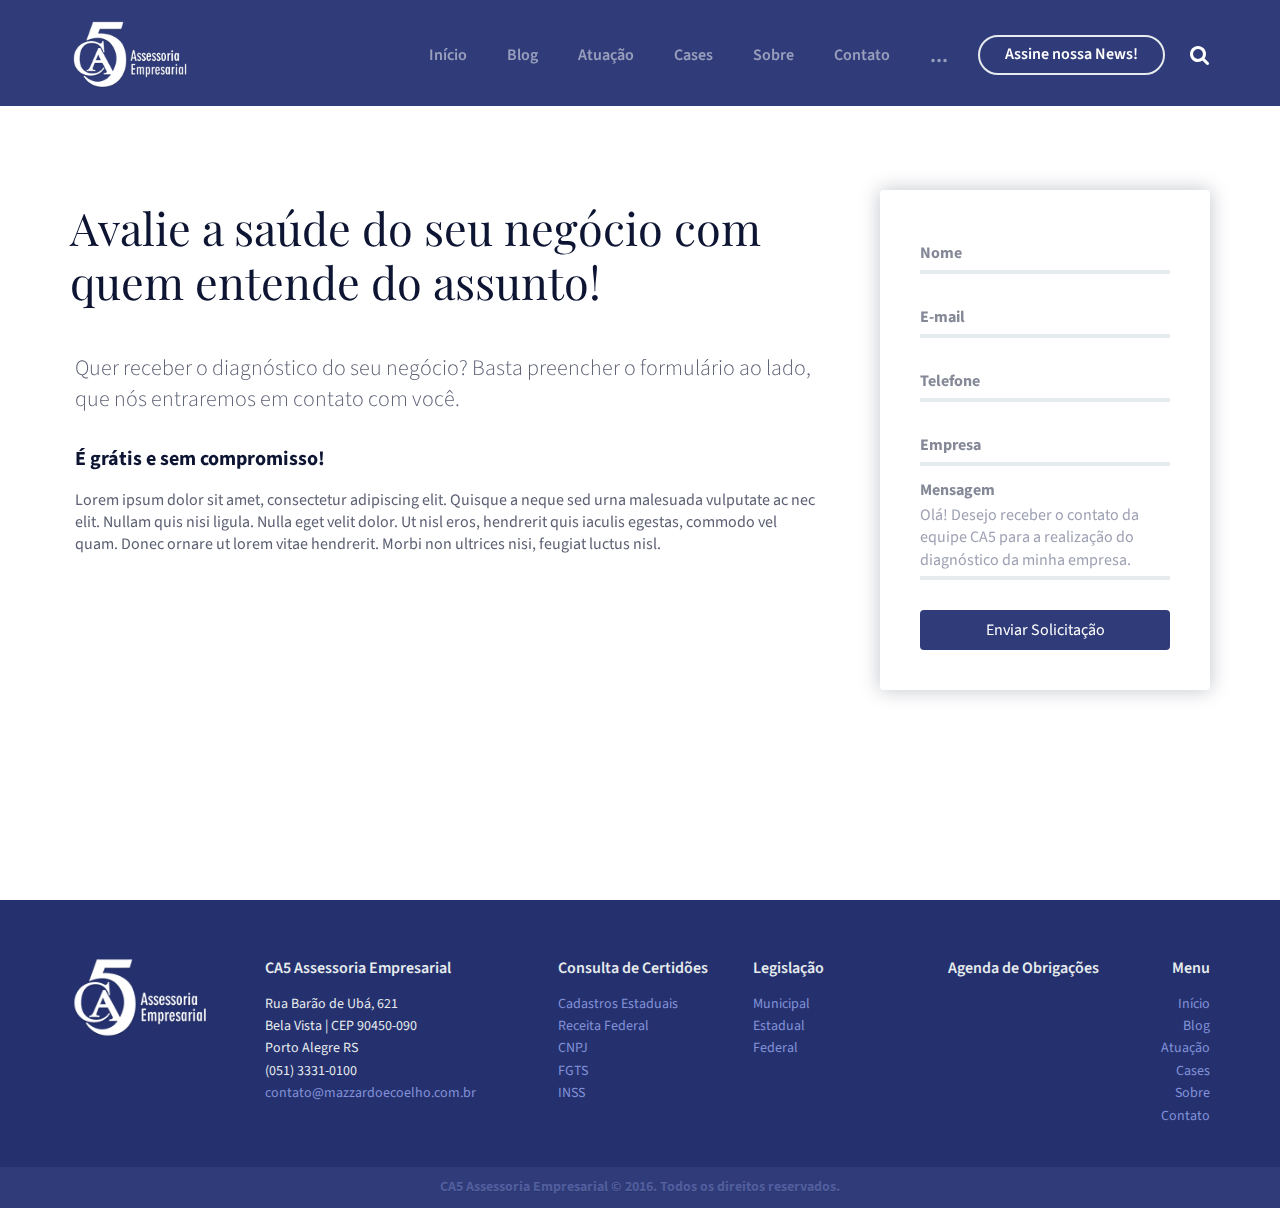
<file: landing-diagnostico.html>
<!DOCTYPE html>
<html class="ca5" lang="pt-BR">

<head>
	<meta charset="utf-8">
	<meta http-equiv="X-UA-Compatible" content="IE=edge">
	<!-- <meta name="viewport" content="width=device-width, initial-scale=1"> -->
	<meta name="viewport" content="width=device-width, initial-scale=1, user-scalable=0"/>
	<!-- The above 3 meta tags *must* come first in the head; any other head content must come *after* these tags -->
	<meta name="description" content="">
	<meta name="author" content="Pablo Jaeger - pablojuniorj@gmail.com">
	<link rel="icon" href="tema/imgs/favicon.ico">
	<title>Ca5</title>
	<!-- Bootstrap -->
	<link href="bootstrap/css/bootstrap.min.css" rel="stylesheet">
	<!-- Tema -->
	<link href="tema/css/tema.min.css" rel="stylesheet">
	<!-- Font Awesome -->
	<link href="tema/fonts/font-awesome/css/font-awesome.min.css" rel="stylesheet">
	<!-- HTML5 shim and Respond.js for IE8 support of HTML5 elements and media queries -->
	<!-- WARNING: Respond.js doesn't work if you view the page via file:// -->
	<!--[if lt IE 9]>
<script src="https://oss.maxcdn.com/html5shiv/3.7.2/html5shiv.min.js"></script>
<script src="https://oss.maxcdn.com/respond/1.4.2/respond.min.js"></script>
<![endif]-->
</head>

<body class="interna landing">
	
	<!-- menu mobile -->
		<nav class="mobile-menu">
			<span class="linha"><a href="#">Área do cliente<i class="fa fa-user-circle" aria-hidden="true"></i></a></span>
			<a href="#" class="btn btn-branco navbar-btn btn-redondo hidden-md hidden-lg">Assine nossa News</a>
	        <span class="metade">
				<a href="#">
					<span class="sr-only">Facebook</span>
					<i class="fa fa-facebook-official" aria-hidden="true"></i>
				</a>
				<a href="#">
					<span class="sr-only">Twitter</span>
					<i class="fa fa-twitter" aria-hidden="true"></i>
				</a>
				<a href="#">
					<span class="sr-only">Linkedin</span>
					<i class="fa fa-linkedin" aria-hidden="true"></i>
				</a>
			</span>
	        <span class="metade">
				<form>
						<select name="select-idioma" id="" class="select-idioma">
						<option value="" default>Português</option>
						<option value="">Ingles</option>
					</select> 
				</form>
			</span>
			<ul>
				<li class="active"><a href="#">Início</a></li>
				<li><a href="#">Blog</a></li>
				<li><a href="#">Atuação</a></li>
				<li><a href="#">Cases</a></li>
				<li><a href="#">Sobre</a></li>
				<li><a href="#">Contato</a></li>
			</ul>
	        
		</nav>

	<div class="content-wraper">

		<header id="cabecalho-geral">

			<nav id="nav-topo" class="navbar navbar-default nav-efeito-cor">

				<!-- <div id="barra-destaque-topo" class="assine-news text-center azul escuro1 ">
					<div class="container">
						<p class="azul-texto claro1">Assine nossa newsletter <span class="hidden-xs">e receba conteúdos exclusivos, direto no seu email!</span>
						<a href="#">Clique aqui <i class="fa fa-arrow-right" aria-hidden="true"></i></a>
						</p>
					</div>
					<i class="fa fa-times pull-right fechar" aria-hidden="true"></i>
				</div> -->

				<div class="container">
				
					<a class="navbar-brand" href="#"><span class="sr-only">Ca5 Assesoria Empresarial</span></a>

					<div id="menu-opcoes-primario" class="menu-opcoes">
						<ul class="nav navbar-nav hidden-xs hidden-sm">
							<li><a href="index.html">Início</a></li>
							<li><a href="blog-listagem.html">Blog</a></li>
							<li>
								<div class="dropdown dropdown-atuacao">
								    <a class="dropdown-toggle" id="dropdownAtuacao" data-toggle="dropdown" aria-haspopup="true" aria-expanded="true">Atuação</a>
								    <ul class="dropdown-menu" aria-labelledby="dropdownAtuacao">
								        <li><a href="atuacao_crise.html">Gerenciamento de Crise</a></li>
								        <li role="separator" class="divider"></li>
								        <li><a href="atuacao_fiscal.html">Fiscal / Contábil</a></li>
								        <li role="separator" class="divider"></li>
								        <li><a href="atuacao_dp.html">Departamento Pesssoal</a></li>
								        <li role="separator" class="divider"></li>
								        <li><a href="atuacao_gestao.html">Gestão Empresarial</a></li>
								    </ul>
								</div>
							</li>
							<li><a href="#">Cases</a></li>
							<li><a href="#">Sobre</a></li>
							<li><a href="#">Contato</a></li>
						</ul>
						<div class="dropdown">
						    <button class="btn btn-transparente navbar-btn btn-redondo hidden-xs hidden-sm dropdown-toggle" type="button" id="dropdownMenu1" data-toggle="dropdown" aria-haspopup="true" aria-expanded="true">...</button>
						    <ul class="dropdown-menu" aria-labelledby="dropdownMenu1">
						        <li><a href="https://www.dominioatendimento.com:82/login.html">Área do cliente<i class="fa fa-user-circle" aria-hidden="true"></i></a></li>
						        <li role="separator" class="divider"></li>
						        <li>
									<form>
 										<select name="select-idioma" id="" class="select-idioma">
											<option value="" default>Português</option>
											<option value="">Ingles</option>
										</select> 
									</form>
								</li>
						    	<li role="separator" class="divider"></li>
						        <li>
    								<a href="#" class="social">
    									<span class="sr-only">Facebook</span>
    									<i class="fa fa-facebook-official" aria-hidden="true"></i>
    								</a>
    								<a href="#" class="social">
    									<span class="sr-only">Twitter</span>
    									<i class="fa fa-twitter" aria-hidden="true"></i>
    								</a>
									<a href="#" class="social">
										<span class="sr-only">Linkedin</span>
										<i class="fa fa-linkedin" aria-hidden="true"></i>
									</a>
    							</li>
						    </ul>
						</div>

						<a href="landing-newsletter.html" class="btn btn-branco navbar-btn btn-redondo hidden-xs">Assine nossa News!</a>
						<div class="busca">
							<i class="fa fa-search buscar-icone" aria-hidden="true"></i>
							<span class="grupo">
								<input type="text" placeholder="Digite aqui o que você procura:" autofocus>
								<button><i class="fa fa-search" aria-hidden="true"></i></button>
							</span>
						</div>

						<div class="hidden-md hidden-lg show-menu">
							<i class="fa fa-bars"></i>
							<i class="fa fa-times"></i>
						</div>

					</div>

				</div>

			</nav>

		</header>

		<main>
			
			<section id="diagnostico" class="secao landing-diagnostico">
				<div class="container">
					<div class="row">
						<div class="col-md-8 ">
							<h1 class="titulo">
								Avalie a saúde do seu negócio com quem entende do assunto!
							</h1>
							<p class="texto">
								Quer receber o diagnóstico do seu negócio? Basta preencher o formulário ao lado, que nós entraremos em contato com você. 
							</p>
							<p class="texto destaque">
								É grátis e sem compromisso!
							</p>
							<p class="texto complemento">
								Lorem ipsum dolor sit amet, consectetur adipiscing elit. Quisque a neque sed urna malesuada vulputate ac nec elit. Nullam quis nisi ligula. Nulla eget velit dolor. Ut nisl eros, hendrerit quis iaculis egestas, commodo vel quam. Donec ornare ut lorem vitae hendrerit. Morbi non ultrices nisi, feugiat luctus nisl.  
							</p>

						</div>
						<div class="col-md-4">
							<form class="form cadastro-news">
							  <div class="form-group">
							    <input type="email" class="form-control" id="nomeInput" onkeyup="this.setAttribute('value', this.value);" value="">
							    <label for="nomeInput">Nome</label>
							  </div>
							  <div class="form-group">
							  	<input type="email" class="form-control" id="emailInput" onkeyup="this.setAttribute('value', this.value);" value="">
							    <label for="emailInput">E-mail</label>
							  </div>
							  <div class="form-group">
							  	<input type="tel" class="form-control" id="telInput" onkeyup="this.setAttribute('value', this.value);" value="">
							    <label for="telInput">Telefone</label>
							  </div>
							  <div class="form-group">
							  	<input type="type" class="form-control" id="empresaInput" onkeyup="this.setAttribute('value', this.value);" value="">
							    <label for="empresaInput">Empresa</label>
							  </div>
							  <div class="form-group">
							  	<textarea class="form-control" id="empresaInput" rows="5" onkeyup="this.setAttribute('value', this.value);" value="Olá! Desejo receber o contato da equipe CA5 para a realização do diagnóstico da minha empresa.">Olá! Desejo receber o contato da equipe CA5 para a realização do diagnóstico da minha empresa.</textarea> 
							    <label for="empresaInput">Mensagem</label>
							  </div>
							  <button type="submit" class="btn btn-default btn-redondo">Enviar Solicitação</button>
							</form>
						</div>
						<!-- 
						<div class="col-md-4">
							<ul class="atuacao">
								<li>
									<a href="#">
										Suporte Jurídico
										<i class="fa fa-arrow-right" aria-hidden="true"></i></a></li>
								<li>
									<a href="#">
										Contabilidade para crise
										<i class="fa fa-arrow-right" aria-hidden="true"></i></a></li>
								<li>
									<a href="#">
										Fundos de investimento
										<i class="fa fa-arrow-right" aria-hidden="true"></i></a></li>
								<li>
									<a href="#">
										Plano de pagamentos
										<i class="fa fa-arrow-right" aria-hidden="true"></i></a></li>
								<li>
									<a href="#">
										<i>Day After</i>
										<i class="fa fa-arrow-right" aria-hidden="true"></i></a></li>
							</ul>
						</div>
						 -->
					</div>
				</div>
			</section>

		</main>

		<footer class="">
			<div class="container">
				<div class="row">
					<div class="col-md-2">
						<img class="logo" src="tema/imgs/logo-ca5-branco.png" alt="">
					</div>
					<div class="col-md-3">
						<h5>CA5 Assessoria Empresarial</h5>
						<p>
							Rua Barão de Ubá, 621<br>
							Bela Vista | CEP 90450-090<br>
							Porto Alegre RS<br>
							(051) 3331-0100<br>
							<a href="#">contato@mazzardoecoelho.com.br</a></p>
					</div>
					<div class="col-md-2">
						<h5>Consulta de Certidões</h5>
						<ul>
							<li><a href="#">Cadastros Estaduais</a></li>
							<li><a href="#">Receita Federal</a></li>
							<li><a href="#">CNPJ</a></li>
							<li><a href="#">FGTS</a></li>
							<li><a href="#">INSS</a></li>
						</ul> 
					</div>
					<div class="col-md-2">
						<h5>Legislação</h5>
						<ul>
							<li><a href="#">Municipal</a></li>
							<li><a href="#">Estadual</a></li>
							<li><a href="#">Federal</a></li>
						</ul> 
					</div>
					<div class="col-md-2">
						<h5>Agenda de Obrigações</h5>
					</div>
					<div class="col-md-1 text-right">
						<h5>Menu</h5>
						<ul class="menu">
							<li><a href="#">Início</a></li>
							<li><a href="#">Blog</a></li>
							<li><a href="#">Atuação</a></li>
							<li><a href="#">Cases</a></li>
							<li><a href="#">Sobre</a></li>
							<li><a href="#">Contato</a></li>
						</ul>
					</div>
				</div>
			</div>
			<div class="barra-fechamento">
				CA5 Assessoria Empresarial © 2016.<br class="hidden-md hidden-lg"> Todos os direitos reservados. 
			</div>
		</footer>
		
		<a href="#cabecalho-geral" class="back-to-top page-scroll hidden-xs"><i class="fa fa-arrow-circle-o-up" aria-hidden="true"></i></a>
	</div>
	
	<!-- jQuery  -->
	<script src="https://ajax.googleapis.com/ajax/libs/jquery/1.11.3/jquery.min.js"></script>
	<!-- Bootstrap.js -->
	<script src="bootstrap/js/bootstrap.min.js"></script>
	<!-- Tema.js -->
	<script src="tema/js/tema.js"></script>
	<!-- easing.js -->
	<script src="tema/js/jquery.easing.min.js"></script>


</body>

</html>
</file>
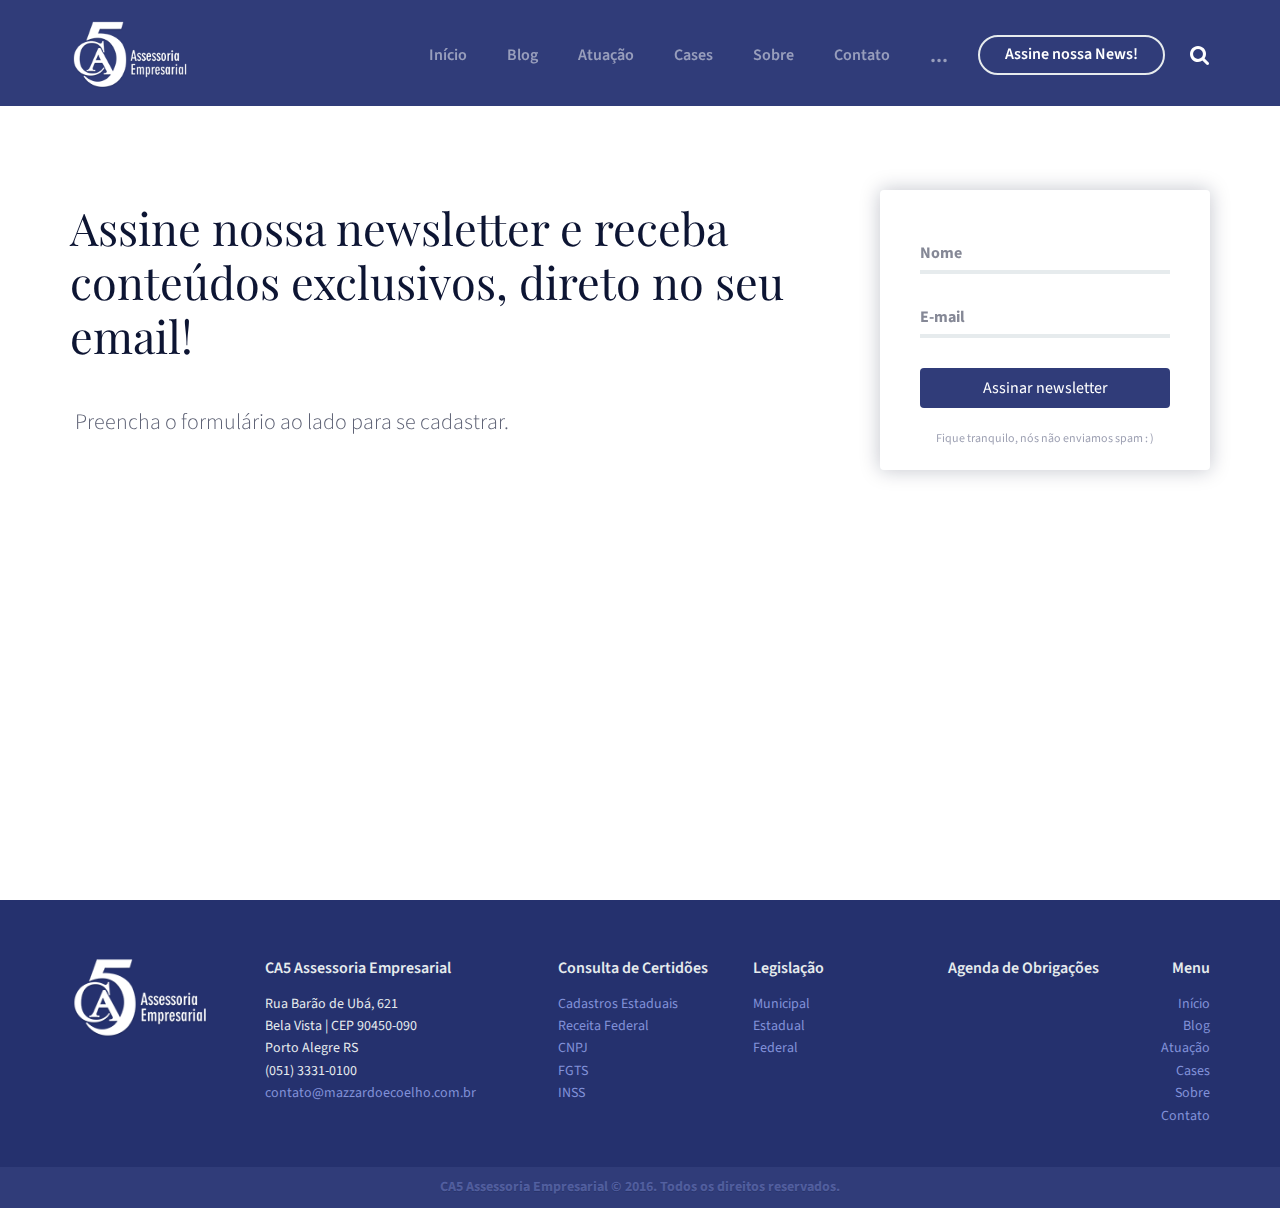
<file: landing-newsletter.html>
<!DOCTYPE html>
<html class="ca5" lang="pt-BR">

<head>
	<meta charset="utf-8">
	<meta http-equiv="X-UA-Compatible" content="IE=edge">
	<!-- <meta name="viewport" content="width=device-width, initial-scale=1"> -->
	<meta name="viewport" content="width=device-width, initial-scale=1, user-scalable=0"/>
	<!-- The above 3 meta tags *must* come first in the head; any other head content must come *after* these tags -->
	<meta name="description" content="">
	<meta name="author" content="Pablo Jaeger - pablojuniorj@gmail.com">
	<link rel="icon" href="tema/imgs/favicon.ico">
	<title>Ca5</title>
	<!-- Bootstrap -->
	<link href="bootstrap/css/bootstrap.min.css" rel="stylesheet">
	<!-- Tema -->
	<link href="tema/css/tema.min.css" rel="stylesheet">
	<!-- Font Awesome -->
	<link href="tema/fonts/font-awesome/css/font-awesome.min.css" rel="stylesheet">
	<!-- HTML5 shim and Respond.js for IE8 support of HTML5 elements and media queries -->
	<!-- WARNING: Respond.js doesn't work if you view the page via file:// -->
	<!--[if lt IE 9]>
<script src="https://oss.maxcdn.com/html5shiv/3.7.2/html5shiv.min.js"></script>
<script src="https://oss.maxcdn.com/respond/1.4.2/respond.min.js"></script>
<![endif]-->
</head>

<body class="interna landing">
	
	<!-- menu mobile -->
		<nav class="mobile-menu">
			<span class="linha"><a href="#">Área do cliente<i class="fa fa-user-circle" aria-hidden="true"></i></a></span>
			<a href="#" class="btn btn-branco navbar-btn btn-redondo hidden-md hidden-lg">Assine nossa News</a>
	        <span class="metade">
				<a href="#">
					<span class="sr-only">Facebook</span>
					<i class="fa fa-facebook-official" aria-hidden="true"></i>
				</a>
				<a href="#">
					<span class="sr-only">Twitter</span>
					<i class="fa fa-twitter" aria-hidden="true"></i>
				</a>
				<a href="#">
					<span class="sr-only">Linkedin</span>
					<i class="fa fa-linkedin" aria-hidden="true"></i>
				</a>
			</span>
	        <span class="metade">
				<form>
						<select name="select-idioma" id="" class="select-idioma">
						<option value="" default>Português</option>
						<option value="">Ingles</option>
					</select> 
				</form>
			</span>
			<ul>
				<li class="active"><a href="#">Início</a></li>
				<li><a href="#">Blog</a></li>
				<li><a href="#">Atuação</a></li>
				<li><a href="#">Cases</a></li>
				<li><a href="#">Sobre</a></li>
				<li><a href="#">Contato</a></li>
			</ul>
	        
		</nav>

	<div class="content-wraper">

		<header id="cabecalho-geral">

			<nav id="nav-topo" class="navbar navbar-default nav-efeito-cor">

				<!-- <div id="barra-destaque-topo" class="assine-news text-center azul escuro1 ">
					<div class="container">
						<p class="azul-texto claro1">Assine nossa newsletter <span class="hidden-xs">e receba conteúdos exclusivos, direto no seu email!</span>
						<a href="#">Clique aqui <i class="fa fa-arrow-right" aria-hidden="true"></i></a>
						</p>
					</div>
					<i class="fa fa-times pull-right fechar" aria-hidden="true"></i>
				</div> -->

				<div class="container">
				
					<a class="navbar-brand" href="#"><span class="sr-only">Ca5 Assesoria Empresarial</span></a>

					<div id="menu-opcoes-primario" class="menu-opcoes">
						<ul class="nav navbar-nav hidden-xs hidden-sm">
							<li><a href="index.html">Início</a></li>
							<li><a href="blog-listagem.html">Blog</a></li>
							<li>
								<div class="dropdown dropdown-atuacao">
								    <a class="dropdown-toggle" id="dropdownAtuacao" data-toggle="dropdown" aria-haspopup="true" aria-expanded="true">Atuação</a>
								    <ul class="dropdown-menu" aria-labelledby="dropdownAtuacao">
								        <li><a href="atuacao_crise.html">Gerenciamento de Crise</a></li>
								        <li role="separator" class="divider"></li>
								        <li><a href="atuacao_fiscal.html">Fiscal / Contábil</a></li>
								        <li role="separator" class="divider"></li>
								        <li><a href="atuacao_dp.html">Departamento Pesssoal</a></li>
								        <li role="separator" class="divider"></li>
								        <li><a href="atuacao_gestao.html">Gestão Empresarial</a></li>
								    </ul>
								</div>
							</li>
							<li><a href="#">Cases</a></li>
							<li><a href="#">Sobre</a></li>
							<li><a href="#">Contato</a></li>
						</ul>
						<div class="dropdown">
						    <button class="btn btn-transparente navbar-btn btn-redondo hidden-xs hidden-sm dropdown-toggle" type="button" id="dropdownMenu1" data-toggle="dropdown" aria-haspopup="true" aria-expanded="true">...</button>
						    <ul class="dropdown-menu" aria-labelledby="dropdownMenu1">
						        <li><a href="https://www.dominioatendimento.com:82/login.html">Área do cliente<i class="fa fa-user-circle" aria-hidden="true"></i></a></li>
						        <li role="separator" class="divider"></li>
						        <li>
									<form>
 										<select name="select-idioma" id="" class="select-idioma">
											<option value="" default>Português</option>
											<option value="">Ingles</option>
										</select> 
									</form>
								</li>
						    	<li role="separator" class="divider"></li>
						        <li>
    								<a href="#" class="social">
    									<span class="sr-only">Facebook</span>
    									<i class="fa fa-facebook-official" aria-hidden="true"></i>
    								</a>
    								<a href="#" class="social">
    									<span class="sr-only">Twitter</span>
    									<i class="fa fa-twitter" aria-hidden="true"></i>
    								</a>
									<a href="#" class="social">
										<span class="sr-only">Linkedin</span>
										<i class="fa fa-linkedin" aria-hidden="true"></i>
									</a>
    							</li>
						    </ul>
						</div>

						<a href="landing-newsletter.html" class="btn btn-branco navbar-btn btn-redondo hidden-xs">Assine nossa News!</a>
						<div class="busca">
							<i class="fa fa-search buscar-icone" aria-hidden="true"></i>
							<span class="grupo">
								<input type="text" placeholder="Digite aqui o que você procura:" autofocus>
								<button><i class="fa fa-search" aria-hidden="true"></i></button>
							</span>
						</div>

						<div class="hidden-md hidden-lg show-menu">
							<i class="fa fa-bars"></i>
							<i class="fa fa-times"></i>
						</div>

					</div>

				</div>

			</nav>

		</header>

		<main>
			
			<section id="newsletter" class="secao landing-news">
				<div class="container">
					<div class="row">
						<div class="col-md-8 ">
							<h1 class="titulo">
								Assine nossa newsletter e receba conteúdos exclusivos, direto no seu email!
							</h1>
							<p class="texto">
								Preencha o formulário ao lado para se cadastrar.
							</p>

						</div>
						<div class="col-md-4">
							<form class="form cadastro-news">
							  <div class="form-group">
							    <input type="email" class="form-control" id="nomeInput" onkeyup="this.setAttribute('value', this.value);" value="">
							    <label for="nomeInput">Nome</label>
							  </div>
							  <div class="form-group">
							  	<input type="email" class="form-control" id="emailInput" onkeyup="this.setAttribute('value', this.value);" value="">
							    <label for="emailInput">E-mail</label>
							  </div>
							  <button type="submit" class="btn btn-default btn-redondo">Assinar newsletter</button>
							  <p>Fique tranquilo, nós não enviamos spam  : )</p>
							</form>
						</div>
						<!-- 
						<div class="col-md-4">
							<ul class="atuacao">
								<li>
									<a href="#">
										Suporte Jurídico
										<i class="fa fa-arrow-right" aria-hidden="true"></i></a></li>
								<li>
									<a href="#">
										Contabilidade para crise
										<i class="fa fa-arrow-right" aria-hidden="true"></i></a></li>
								<li>
									<a href="#">
										Fundos de investimento
										<i class="fa fa-arrow-right" aria-hidden="true"></i></a></li>
								<li>
									<a href="#">
										Plano de pagamentos
										<i class="fa fa-arrow-right" aria-hidden="true"></i></a></li>
								<li>
									<a href="#">
										<i>Day After</i>
										<i class="fa fa-arrow-right" aria-hidden="true"></i></a></li>
							</ul>
						</div>
						 -->
					</div>
				</div>
			</section>

		</main>

		<footer class="">
			<div class="container">
				<div class="row">
					<div class="col-md-2">
						<img class="logo" src="tema/imgs/logo-ca5-branco.png" alt="">
					</div>
					<div class="col-md-3">
						<h5>CA5 Assessoria Empresarial</h5>
						<p>
							Rua Barão de Ubá, 621<br>
							Bela Vista | CEP 90450-090<br>
							Porto Alegre RS<br>
							(051) 3331-0100<br>
							<a href="#">contato@mazzardoecoelho.com.br</a></p>
					</div>
					<div class="col-md-2">
						<h5>Consulta de Certidões</h5>
						<ul>
							<li><a href="#">Cadastros Estaduais</a></li>
							<li><a href="#">Receita Federal</a></li>
							<li><a href="#">CNPJ</a></li>
							<li><a href="#">FGTS</a></li>
							<li><a href="#">INSS</a></li>
						</ul> 
					</div>
					<div class="col-md-2">
						<h5>Legislação</h5>
						<ul>
							<li><a href="#">Municipal</a></li>
							<li><a href="#">Estadual</a></li>
							<li><a href="#">Federal</a></li>
						</ul> 
					</div>
					<div class="col-md-2">
						<h5>Agenda de Obrigações</h5>
					</div>
					<div class="col-md-1 text-right">
						<h5>Menu</h5>
						<ul class="menu">
							<li><a href="#">Início</a></li>
							<li><a href="#">Blog</a></li>
							<li><a href="#">Atuação</a></li>
							<li><a href="#">Cases</a></li>
							<li><a href="#">Sobre</a></li>
							<li><a href="#">Contato</a></li>
						</ul>
					</div>
				</div>
			</div>
			<div class="barra-fechamento">
				CA5 Assessoria Empresarial © 2016.<br class="hidden-md hidden-lg"> Todos os direitos reservados. 
			</div>
		</footer>
		
		<a href="#cabecalho-geral" class="back-to-top page-scroll hidden-xs"><i class="fa fa-arrow-circle-o-up" aria-hidden="true"></i></a>
	</div>
	
	<!-- jQuery  -->
	<script src="https://ajax.googleapis.com/ajax/libs/jquery/1.11.3/jquery.min.js"></script>
	<!-- Bootstrap.js -->
	<script src="bootstrap/js/bootstrap.min.js"></script>
	<!-- Tema.js -->
	<script src="tema/js/tema.js"></script>
	<!-- easing.js -->
	<script src="tema/js/jquery.easing.min.js"></script>


</body>

</html>
</file>
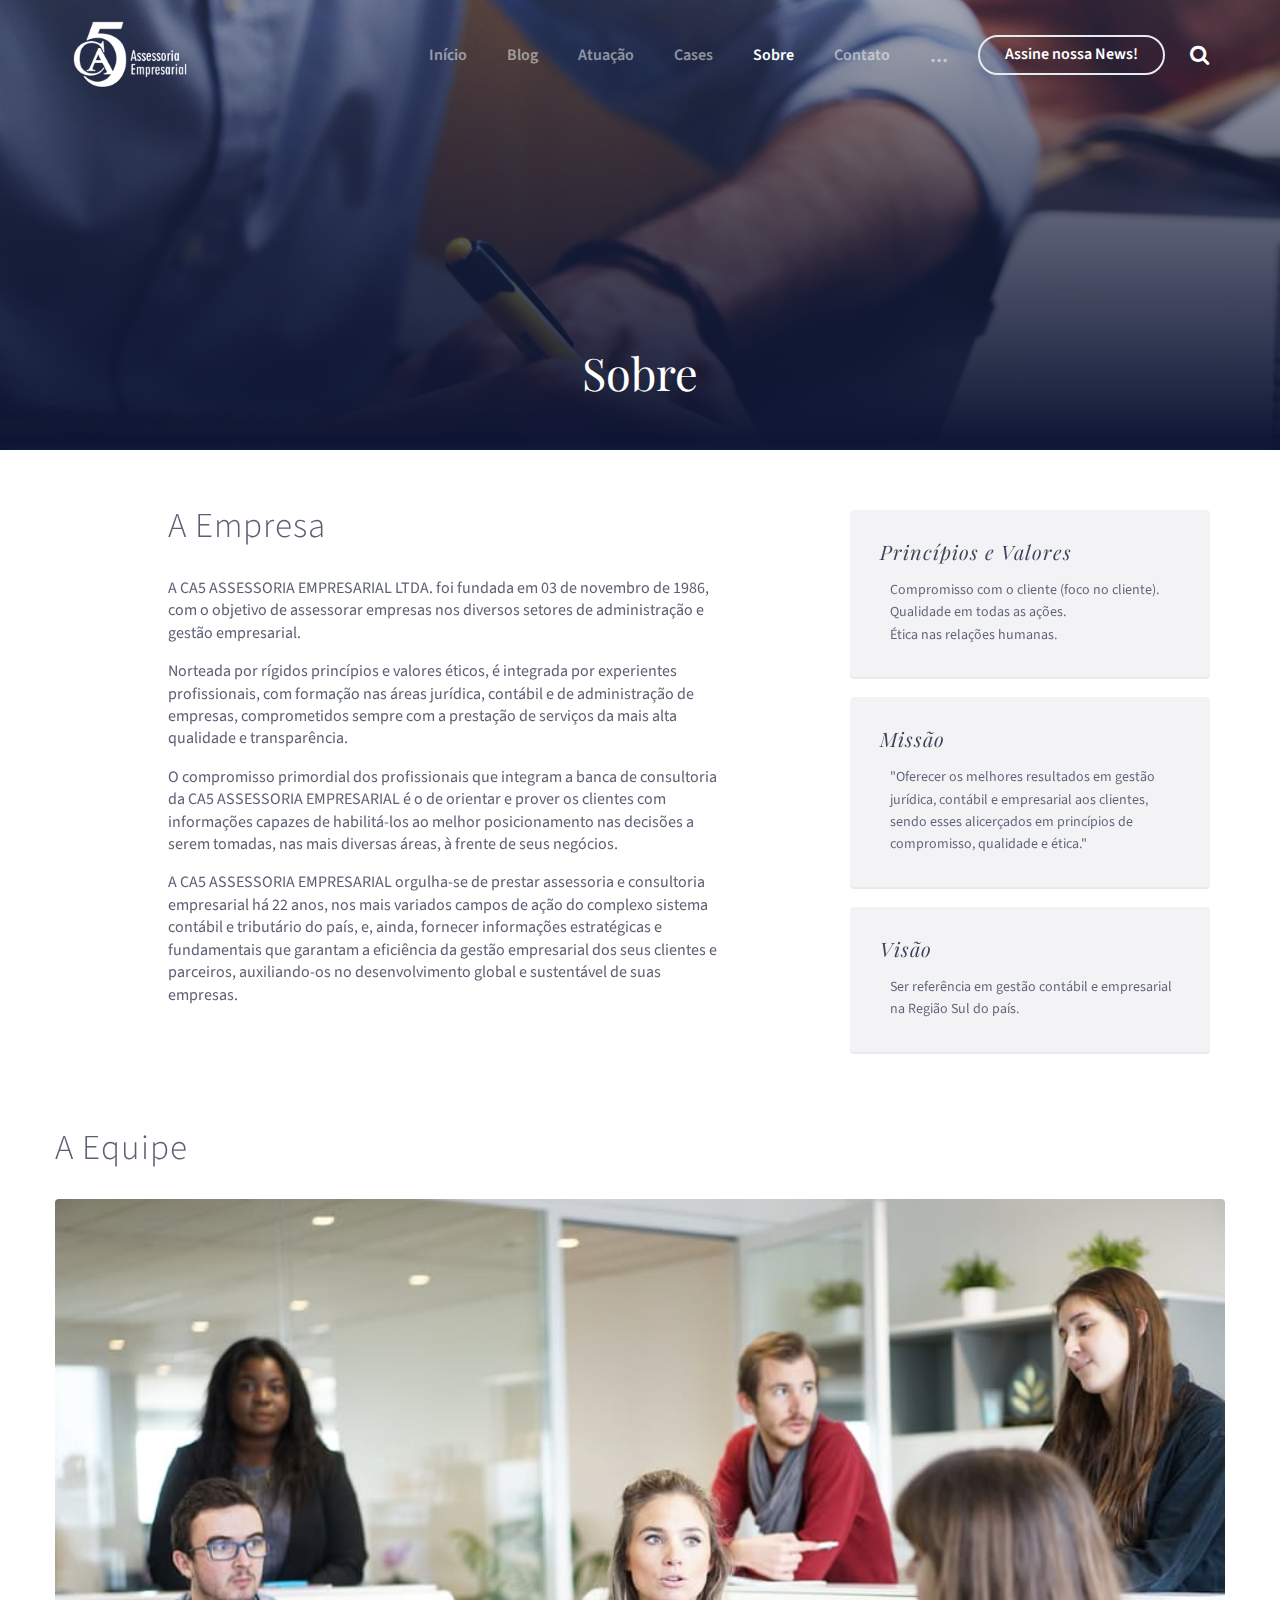
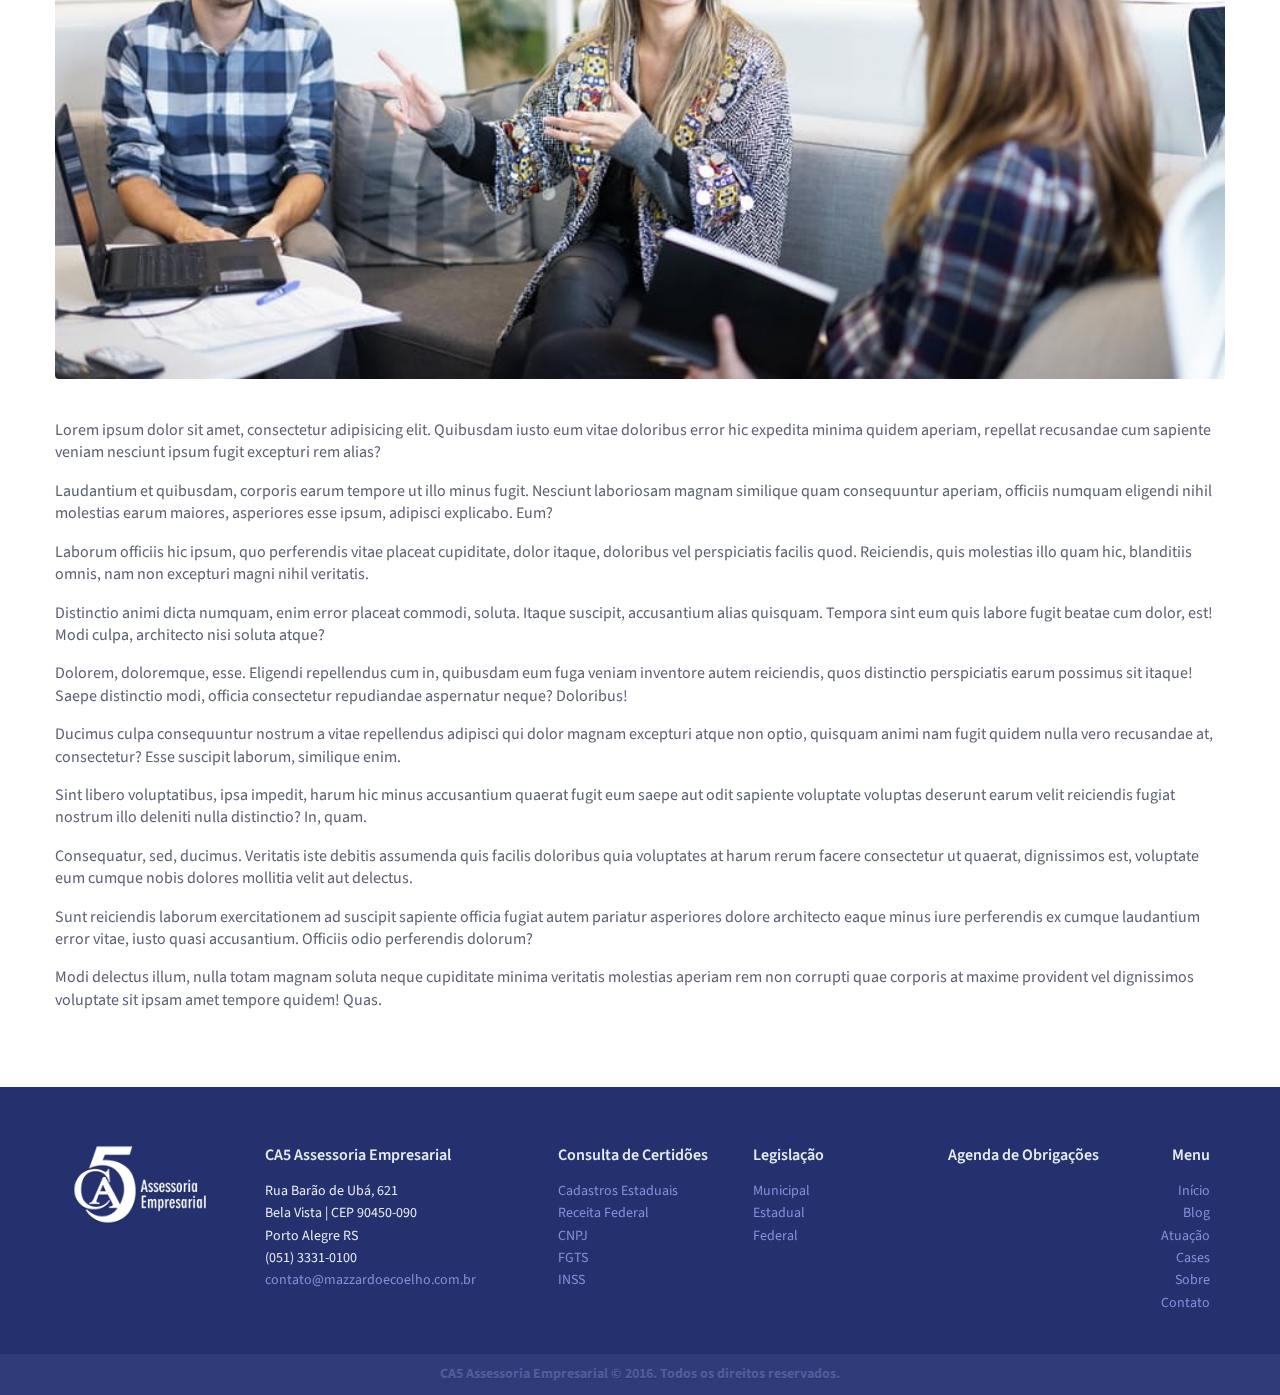
<file: sobre.html>
<!DOCTYPE html>
<html class="ca5" lang="pt-BR">

<head>
	<meta charset="utf-8">
	<meta http-equiv="X-UA-Compatible" content="IE=edge">
	<!-- <meta name="viewport" content="width=device-width, initial-scale=1"> -->
	<meta name="viewport" content="width=device-width, initial-scale=1, user-scalable=0"/>
	<!-- The above 3 meta tags *must* come first in the head; any other head content must come *after* these tags -->
	<meta name="description" content="">
	<meta name="author" content="Pablo Jaeger - pablojuniorj@gmail.com">
	<link rel="icon" href="tema/imgs/favicon.ico">
	<title>Ca5</title>
	<!-- Bootstrap -->
	<link href="bootstrap/css/bootstrap.min.css" rel="stylesheet">
	<!-- Tema -->
	<link href="tema/css/tema.min.css" rel="stylesheet">
	<!-- Font Awesome -->
	<link href="tema/fonts/font-awesome/css/font-awesome.min.css" rel="stylesheet">
	<!-- HTML5 shim and Respond.js for IE8 support of HTML5 elements and media queries -->
	<!-- WARNING: Respond.js doesn't work if you view the page via file:// -->
	<!--[if lt IE 9]>
<script src="https://oss.maxcdn.com/html5shiv/3.7.2/html5shiv.min.js"></script>
<script src="https://oss.maxcdn.com/respond/1.4.2/respond.min.js"></script>
<![endif]-->
</head>

<body class="interna sobre">
	
	<!-- menu mobile -->
	<nav class="mobile-menu">
		<span class="linha"><a href="#">Área do cliente<i class="fa fa-user-circle" aria-hidden="true"></i></a></span>
		<a href="landing-newsletter.html" class="btn btn-branco navbar-btn btn-redondo hidden-md hidden-lg">Assine nossa News</a>
        <span class="metade">
			<a href="#">
				<span class="sr-only">Facebook</span>
				<i class="fa fa-facebook-official" aria-hidden="true"></i>
			</a>
			<a href="#">
				<span class="sr-only">Twitter</span>
				<i class="fa fa-twitter" aria-hidden="true"></i>
			</a>
			<a href="#">
				<span class="sr-only">Linkedin</span>
				<i class="fa fa-linkedin" aria-hidden="true"></i>
			</a>
		</span>
        <span class="metade">
			<form>
					<select name="select-idioma" id="" class="select-idioma">
					<option value="" default>Português</option>
					<option value="">Ingles</option>
				</select> 
			</form>
		</span>
		<ul>
			<li class="active"><a href="#">Início</a></li>
			<li><a href="#">Blog</a></li>
			<li><a href="#">Atuação</a></li>
			<li><a href="#">Cases</a></li>
			<li><a href="#">Sobre</a></li>
			<li><a href="#">Contato</a></li>
		</ul>
        
	</nav>

	<div class="content-wraper">

		<header id="cabecalho-geral">

			<nav id="nav-topo" class="navbar navbar-default nav-efeito-cor">

				<!-- <div id="barra-destaque-topo" class="assine-news text-center azul escuro1 ">
					<div class="container">
						<p class="azul-texto claro1">Assine nossa newsletter <span class="hidden-xs">e receba conteúdos exclusivos, direto no seu email!</span>
						<a href="#">Clique aqui <i class="fa fa-arrow-right" aria-hidden="true"></i></a>
						</p>
					</div>
					<i class="fa fa-times pull-right fechar" aria-hidden="true"></i>
				</div> -->

				<div class="container">
				
					<a class="navbar-brand" href="#"><span class="sr-only">Ca5 Assesoria Empresarial</span></a>

					<div id="menu-opcoes-primario" class="menu-opcoes">
						<ul class="nav navbar-nav hidden-xs hidden-sm">
							<li><a href="index.html">Início</a></li>
							<li><a href="#">Blog</a></li>
							<li>
								<div class="dropdown dropdown-atuacao">
								    <a class="dropdown-toggle" id="dropdownAtuacao" data-toggle="dropdown" aria-haspopup="true" aria-expanded="true">Atuação</a>
								    <ul class="dropdown-menu" aria-labelledby="dropdownAtuacao">
								        <li><a href="atuacao_crise.html">Gerenciamento de Crise</a></li>
								        <li role="separator" class="divider"></li>
								        <li><a href="atuacao_fiscal.html">Fiscal / Contábil</a></li>
								        <li role="separator" class="divider"></li>
								        <li><a href="atuacao_dp.html">Departamento Pesssoal</a></li>
								        <li role="separator" class="divider"></li>
								        <li><a href="atuacao_gestao.html">Gestão Empresarial</a></li>
								    </ul>
								</div>
							</li>
							<li><a href="#">Cases</a></li>
							<li class="active"><a href="#">Sobre</a></li>
							<li><a href="#">Contato</a></li>
						</ul>
						<div class="dropdown">
						    <button class="btn btn-transparente navbar-btn btn-redondo hidden-xs hidden-sm dropdown-toggle" type="button" id="dropdownMenu1" data-toggle="dropdown" aria-haspopup="true" aria-expanded="true">...</button>
						    <ul class="dropdown-menu" aria-labelledby="dropdownMenu1">
						        <li><a href="https://www.dominioatendimento.com:82/login.html">Área do cliente<i class="fa fa-user-circle" aria-hidden="true"></i></a></li>
						        <li role="separator" class="divider"></li>
						        <li>
									<form>
 										<select name="select-idioma" id="" class="select-idioma">
											<option value="" default>Português</option>
											<option value="">Ingles</option>
										</select> 
									</form>
								</li>
						    	<li role="separator" class="divider"></li>
						        <li>
    								<a href="#" class="social">
    									<span class="sr-only">Facebook</span>
    									<i class="fa fa-facebook-official" aria-hidden="true"></i>
    								</a>
    								<a href="#" class="social">
    									<span class="sr-only">Twitter</span>
    									<i class="fa fa-twitter" aria-hidden="true"></i>
    								</a>
									<a href="#" class="social">
										<span class="sr-only">Linkedin</span>
										<i class="fa fa-linkedin" aria-hidden="true"></i>
									</a>
    							</li>
						    </ul>
						</div>

						<a href="landing-newsletter.html" class="btn btn-branco navbar-btn btn-redondo hidden-xs">Assine nossa News!</a>
						<div class="busca">
							<i class="fa fa-search buscar-icone" aria-hidden="true"></i>
							<span class="grupo">
								<input type="text" placeholder="Digite aqui o que você procura:" autofocus>
								<button><i class="fa fa-search" aria-hidden="true"></i></button>
							</span>
						</div>

						<div class="hidden-md hidden-lg show-menu">
							<i class="fa fa-bars"></i>
							<i class="fa fa-times"></i>
						</div>

					</div>

				</div>

			</nav>
			
		</header>

		<main>
			
			<header id="inicio" class="secao sobre">
				<div class="capa capa-sobre" style="background-image: url(tema/imgs/blog-teste.jpg);">
					<div class="container">
						<div class="row">
							<!-- <h4 class="nome-secao">ÁREAS DE ATUAÇÃO</h4> -->
							<h1 class="titulo">Sobre</h1>
						</div>
					</div>
				</div>
			</header>
			
			<section class="secao conteudo-sobre">
				

				<div class="container">
					<div class="row empresa">
						<div class="col-md-6 col-md-offset-1">
							<h2>A Empresa</h2>
							<p>A CA5 ASSESSORIA EMPRESARIAL LTDA. foi fundada em 03 de novembro de 1986, com o objetivo de assessorar empresas nos diversos setores de administração e gestão empresarial.</p>
							<p>Norteada por rígidos princípios e valores éticos, é integrada por experientes profissionais, com formação nas áreas jurídica, contábil e de administração de empresas, comprometidos sempre com a prestação de serviços da mais alta qualidade e transparência.</p>
							<p>O compromisso primordial dos profissionais que integram a banca de consultoria da CA5 ASSESSORIA EMPRESARIAL é o de orientar e prover os clientes com informações capazes de habilitá-los ao melhor posicionamento nas decisões a serem tomadas, nas mais diversas áreas, à frente de seus negócios.</p>
							<p>A CA5 ASSESSORIA EMPRESARIAL orgulha-se de prestar assessoria e consultoria empresarial há 22 anos, nos mais variados campos de ação do complexo sistema contábil e tributário do país, e, ainda, fornecer informações estratégicas e fundamentais que garantam a eficiência da gestão empresarial dos seus clientes e parceiros, auxiliando-os no desenvolvimento global e sustentável de suas empresas.</p>
						</div>
						<div class="col-md-4 col-md-offset-1">
							<div class="item-destaque">
								<h3>Princípios e Valores</h3>
								<p>	Compromisso com o cliente (foco no cliente).<br>
									Qualidade em todas as ações.<br>
									Ética nas relações humanas.</p>
							</div>
							<div class="item-destaque">
								<h3>Missão</h3>
								<p>"Oferecer os melhores resultados em gestão jurídica, contábil e empresarial aos clientes, sendo esses alicerçados em princípios de compromisso, qualidade e ética."</p>
							</div>
							<div class="item-destaque">
								<h3>Visão</h3>
								<p>Ser referência em gestão contábil e empresarial na Região Sul do país.</p>
							</div>
						</div>
						
					</div>
					<div class="row">
						<div class="">
							<h2>A Equipe</h2>
							<img class="img" src="tema/imgs/equipe.jpeg" alt="">
							<p>Lorem ipsum dolor sit amet, consectetur adipisicing elit. Quibusdam iusto eum vitae doloribus error hic expedita minima quidem aperiam, repellat recusandae cum sapiente veniam nesciunt ipsum fugit excepturi rem alias?</p>
							<p>Laudantium et quibusdam, corporis earum tempore ut illo minus fugit. Nesciunt laboriosam magnam similique quam consequuntur aperiam, officiis numquam eligendi nihil molestias earum maiores, asperiores esse ipsum, adipisci explicabo. Eum?</p>
							<p>Laborum officiis hic ipsum, quo perferendis vitae placeat cupiditate, dolor itaque, doloribus vel perspiciatis facilis quod. Reiciendis, quis molestias illo quam hic, blanditiis omnis, nam non excepturi magni nihil veritatis.</p>
							<p>Distinctio animi dicta numquam, enim error placeat commodi, soluta. Itaque suscipit, accusantium alias quisquam. Tempora sint eum quis labore fugit beatae cum dolor, est! Modi culpa, architecto nisi soluta atque?</p>
							<p>Dolorem, doloremque, esse. Eligendi repellendus cum in, quibusdam eum fuga veniam inventore autem reiciendis, quos distinctio perspiciatis earum possimus sit itaque! Saepe distinctio modi, officia consectetur repudiandae aspernatur neque? Doloribus!</p>
							<p>Ducimus culpa consequuntur nostrum a vitae repellendus adipisci qui dolor magnam excepturi atque non optio, quisquam animi nam fugit quidem nulla vero recusandae at, consectetur? Esse suscipit laborum, similique enim.</p>
							<p>Sint libero voluptatibus, ipsa impedit, harum hic minus accusantium quaerat fugit eum saepe aut odit sapiente voluptate voluptas deserunt earum velit reiciendis fugiat nostrum illo deleniti nulla distinctio? In, quam.</p>
							<p>Consequatur, sed, ducimus. Veritatis iste debitis assumenda quis facilis doloribus quia voluptates at harum rerum facere consectetur ut quaerat, dignissimos est, voluptate eum cumque nobis dolores mollitia velit aut delectus.</p>
							<p>Sunt reiciendis laborum exercitationem ad suscipit sapiente officia fugiat autem pariatur asperiores dolore architecto eaque minus iure perferendis ex cumque laudantium error vitae, iusto quasi accusantium. Officiis odio perferendis dolorum?</p>
							<p>Modi delectus illum, nulla totam magnam soluta neque cupiditate minima veritatis molestias aperiam rem non corrupti quae corporis at maxime provident vel dignissimos voluptate sit ipsam amet tempore quidem! Quas.</p>
						</div>
					</div>
				</div>

			</section>
			
		</main>

		<footer class="">
			<div class="container">
				<div class="row">
					<div class="col-md-2">
						<img class="logo" src="tema/imgs/logo-ca5-branco.png" alt="">
					</div>
					<div class="col-md-3">
						<h5>CA5 Assessoria Empresarial</h5>
						<p>
							Rua Barão de Ubá, 621<br>
							Bela Vista | CEP 90450-090<br>
							Porto Alegre RS<br>
							(051) 3331-0100<br>
							<a href="#">contato@mazzardoecoelho.com.br</a></p>
					</div>
					<div class="col-md-2">
						<h5>Consulta de Certidões</h5>
						<ul>
							<li><a href="#">Cadastros Estaduais</a></li>
							<li><a href="#">Receita Federal</a></li>
							<li><a href="#">CNPJ</a></li>
							<li><a href="#">FGTS</a></li>
							<li><a href="#">INSS</a></li>
						</ul> 
					</div>
					<div class="col-md-2">
						<h5>Legislação</h5>
						<ul>
							<li><a href="#">Municipal</a></li>
							<li><a href="#">Estadual</a></li>
							<li><a href="#">Federal</a></li>
						</ul> 
					</div>
					<div class="col-md-2">
						<h5>Agenda de Obrigações</h5>
					</div>
					<div class="col-md-1 text-right">
						<h5>Menu</h5>
						<ul class="menu">
							<li><a href="#">Início</a></li>
							<li><a href="#">Blog</a></li>
							<li><a href="#">Atuação</a></li>
							<li><a href="#">Cases</a></li>
							<li><a href="#">Sobre</a></li>
							<li><a href="#">Contato</a></li>
						</ul>
					</div>
				</div>
			</div>
			<div class="barra-fechamento">
				CA5 Assessoria Empresarial © 2016.<br class="hidden-md hidden-lg"> Todos os direitos reservados. 
			</div>
		</footer>
		
		<a href="#cabecalho-geral" class="back-to-top page-scroll"><i class="fa fa-arrow-circle-o-up" aria-hidden="true"></i></a>
	</div>
	
	<!-- jQuery  -->
	<script src="https://ajax.googleapis.com/ajax/libs/jquery/1.11.3/jquery.min.js"></script>
	<!-- Bootstrap.js -->
	<script src="bootstrap/js/bootstrap.min.js"></script>
	<!-- Tema.js -->
	<script src="tema/js/tema.js"></script>
	<!-- auxilio-navegacao.js -->
	<script src="tema/js/auxilio-navegacao.js"></script>
	<!-- easing.js -->
	<script src="tema/js/jquery.easing.min.js"></script>

	<script type="text/javascript">
		$(function () {
		  $('[data-toggle="tooltip"]').tooltip()
		})
	</script>


</body>

</html>
</file>
<file: tema/css/tema.min.css>
@import url('https://fonts.googleapis.com/css?family=Source+Sans+Pro:300,300i,400,400i,600,600i,700,700i');
@import url('https://fonts.googleapis.com/css?family=Playfair+Display:400,400i,700,700i');
.ca5 {
  /*
//				> Cor Primaria
				.text-primary { color: 	@azul; }

//				> Sucesso
				.text-success { color: 	@success; }

//				> Alerta
				.text-warning { color: 	@warning; }

//				> Perigo
				.text-danger { color: 	@danger; }

//				> Secao
				.section02 .text-section { color: @section02; }
				*/
}
.ca5 body {
  width: 100%;
  overflow-x: hidden;
}
.ca5 body a {
  color: #c4b9ad;
  text-decoration: none;
  -webkit-transition: 100ms;
  -moz-transition: 100ms;
  -ms-transition: 100ms;
  -o-transition: 100ms;
  transition: 100ms;
  -webkit-transition-timing-function: ease-out;
  -moz-transition-timing-function: ease-out;
  -ms-transition-timing-function: ease-out;
  -o-transition-timing-function: ease-out;
  transition-timing-function: ease-out;
}
.ca5 body a:hover,
.ca5 body a:focus {
  color: #0d1533;
}
.ca5 body .ease,
.ca5 body .ease > * {
  -webkit-transition: 250ms;
  -moz-transition: 250ms;
  -ms-transition: 250ms;
  -o-transition: 250ms;
  transition: 250ms;
  -webkit-transition-timing-function: ease-out;
  -moz-transition-timing-function: ease-out;
  -ms-transition-timing-function: ease-out;
  -o-transition-timing-function: ease-out;
  transition-timing-function: ease-out;
}
.ca5 body .azul {
  background-color: #303c79;
}
.ca5 body .azul.claro1 {
  background-color: #8291d9;
}
.ca5 body .azul.claro2 {
  background-color: #e6ebed;
}
.ca5 body .azul.claro3 {
  background-color: #f3f5f5;
}
.ca5 body .azul.escuro1 {
  background-color: #25316e;
}
.ca5 body .azul.escuro2 {
  background-color: #1a244d;
}
.ca5 body .azul.escuro3 {
  background-color: #0d1533;
}
.ca5 body .azul-texto {
  color: #303c79;
}
.ca5 body .azul-texto.claro1 {
  color: #8291d9;
}
.ca5 body .azul-texto.claro2 {
  color: #e6ebed;
}
.ca5 body .azul-texto.claro3 {
  color: #f3f5f5;
}
.ca5 body .azul-texto.escuro1 {
  color: #25316e;
}
.ca5 body .azul-texto.escuro2 {
  color: #1a244d;
}
.ca5 body .azul-texto.escuro3 {
  color: #0d1533;
}
.ca5 body {
  font-family: 'Source Sans Pro', sans-serif;
  color: #5c6073;
  font-size: 16px;
  line-height: 22.4px;
}
.ca5 .serifa {
  font-family: 'Playfair Display', serif;
}
.ca5 h1,
.ca5 h2,
.ca5 h3,
.ca5 h4,
.ca5 h5,
.ca5 h6 {
  line-height: 110%;
  color: inherit;
}
.ca5 h1 {
  font-size: 50px;
  font-weight: 900;
  margin: 0 0 45px 0;
}
.ca5 h2 {
  font-size: 35px;
  font-weight: 900;
  margin: 0 0 45px 0;
}
.ca5 h3 {
  font-size: 28px;
  font-weight: 400;
  margin: 0 0 45px 0;
}
.ca5 h4 {
  font-size: 20px;
  font-weight: 700;
  margin: 0 0 25px 0;
}
.ca5 h5 {
  font-size: 16px;
  font-weight: 700;
  margin: 0 0 20px 0;
}
.ca5 h6 {
  font-size: 16px;
  font-weight: 400;
  margin: 0 0 20px 0;
}
.ca5 p {
  font-size: 16px;
  line-height: 22.4px;
  font-weight: normal;
  margin-bottom: 16px;
}
.ca5 p.lead {
  font-size: 22.4px;
  line-height: 25.6px;
}
.ca5 strong,
.ca5 b {
  font-weight: 900;
}
.ca5 .btn {
  font-family: 'Source Sans Pro', sans-serif;
  font-weight: normal;
  font-size: 16px;
  line-height: 40px;
  padding: 0 25px;
  margin: 10px;
  border: none;
  outline: none !important;
  position: relative;
  overflow: hidden;
  white-space: nowrap;
  text-overflow: ellipsis;
  -webkit-border-radius: 4px;
  -moz-border-radius: 4px;
  border-radius: 4px;
  -webkit-transition: 250ms;
  -moz-transition: 250ms;
  -ms-transition: 250ms;
  -o-transition: 250ms;
  transition: 250ms;
  -webkit-transition-timing-function: ease-out;
  -moz-transition-timing-function: ease-out;
  -ms-transition-timing-function: ease-out;
  -o-transition-timing-function: ease-out;
  transition-timing-function: ease-out;
}
.ca5 .btn .fa {
  margin-left: 10px;
}
.ca5 .btn.btn-redondo {
  -webkit-border-radius: 20px;
  -moz-border-radius: 20px;
  border-radius: 20px;
}
.ca5 .btn.btn-lg {
  font-size: 20px;
  line-height: 64px;
  font-weight: 700;
  padding: 0 40px;
}
.ca5 .btn:hover,
.ca5 .btn:focus,
.ca5 .btn.focus {
  text-decoration: none;
}
.ca5 .btn:active,
.ca5 .btn.active {
  border-color: transparent;
  -webkit-box-shadow: none;
  -moz-box-shadow: none;
  box-shadow: none;
}
.ca5 .btn.btn,
.ca5 .btn.btn-default {
  color: #FFF;
  background-color: #0d1533;
}
.ca5 .btn.btn:hover,
.ca5 .btn.btn-default:hover,
.ca5 .btn.btn:focus,
.ca5 .btn.btn-default:focus,
.ca5 .btn.btn.focus,
.ca5 .btn.btn-default.focus {
  background-color: #303c79;
}
.ca5 .btn.btn:active,
.ca5 .btn.btn-default:active,
.ca5 .btn.btn.active,
.ca5 .btn.btn-default.active {
  background-color: #25316e;
}
.ca5 .btn.btn-branco {
  color: #303c79;
  background-color: #fff;
}
.ca5 .btn.btn-branco:hover,
.ca5 .btn.btn-branco:focus,
.ca5 .btn.btn-branco.focus {
  background-color: rgba(255, 255, 255, 0.25);
  color: #FFF;
}
.ca5 .btn.btn-branco:active,
.ca5 .btn.btn-branco.active {
  background-color: #5b6fcd;
}
.ca5 .btn.btn-primary {
  color: #FFF;
  background-color: #303c79;
}
.ca5 .btn.btn-primary:hover,
.ca5 .btn.btn-primary:focus,
.ca5 .btn.btn-primary.focus {
  background-color: #25316e;
}
.ca5 .btn.btn-primary:active,
.ca5 .btn.btn-primary.active {
  background-color: #182048;
}
.ca5 .content-wraper {
  z-index: 1;
  padding: 0;
  width: 100%;
  display: block;
  position: relative;
  top: 0;
  -webkit-transition: 300ms;
  -moz-transition: 300ms;
  -ms-transition: 300ms;
  -o-transition: 300ms;
  transition: 300ms;
  -webkit-transition-timing-function: cubic-bezier(0, 0, 3, 1);
  -moz-transition-timing-function: cubic-bezier(0, 0, 3, 1);
  -ms-transition-timing-function: cubic-bezier(0, 0, 3, 1);
  -o-transition-timing-function: cubic-bezier(0, 0, 3, 1);
  transition-timing-function: cubic-bezier(0, 0, 3, 1);
  background-color: transparent;
}
.ca5 .content-wraper .fa-times {
  display: none;
}
.ca5 .content-wraper.mobile-menu-open {
  -webkit-transform: translate(-250px, 0);
  -moz-transform: translate(-250px, 0);
  -ms-transform: translate(-250px, 0);
  -o-transform: translate(-250px, 0);
  transform: translate(-250px, 0);
  overflow: hidden;
  position: fixed;
  -webkit-box-shadow: 4px 0px 16px 2px rgba(26, 36, 77, 0.65);
  -moz-box-shadow: 4px 0px 16px 2px rgba(26, 36, 77, 0.65);
  box-shadow: 4px 0px 16px 2px rgba(26, 36, 77, 0.65);
}
.ca5 .content-wraper.mobile-menu-open .show-menu .fa-bars {
  display: none;
}
.ca5 .content-wraper.mobile-menu-open .show-menu .fa-times {
  display: inline;
}
.ca5 .mobile-menu {
  position: fixed;
  width: 250px;
  height: 100%;
  overflow-y: auto;
  top: 0;
  right: 0;
  z-index: 0;
  background-color: rgba(208, 211, 224, 0.65);
  padding: 30px;
}
.ca5 .mobile-menu .btn {
  display: block;
  margin: 0px -5px 20px -5px;
  color: #FFF;
  background-color: #303c79;
}
.ca5 .mobile-menu .btn:hover,
.ca5 .mobile-menu .btn:focus {
  background-color: #8291d9;
}
.ca5 .mobile-menu .linha {
  border-bottom: solid 1px rgba(48, 60, 121, 0.15);
  line-height: 30px;
  display: block;
  width: 100%;
  float: left;
  clear: none;
  padding: 0 0 10px 0;
  margin: 0 0 20px 0;
}
.ca5 .mobile-menu .linha a {
  color: #303c79;
}
.ca5 .mobile-menu .linha a:hover {
  color: #8291d9;
}
.ca5 .mobile-menu .linha .fa {
  float: right;
  margin-top: 7px;
}
.ca5 .mobile-menu .metade {
  display: inline-block;
  width: 50%;
  float: left;
  clear: none;
  margin: 0 0 15px 0;
  padding: 15px 0 0 0;
  border-top: solid 1px rgba(48, 60, 121, 0.15);
  line-height: 30px;
}
.ca5 .mobile-menu .metade a {
  color: rgba(92, 96, 115, 0.5);
  padding-right: 10px;
  font-size: 18px;
}
.ca5 .mobile-menu .metade a:hover {
  color: #303c79;
}
.ca5 .mobile-menu .metade select {
  border: none !important;
  outline: none !important;
}
.ca5 .mobile-menu ul {
  padding: 10px 0 15px 0;
  margin: 0;
  display: block;
  list-style: none;
  text-align: left;
  float: left;
  width: 100%;
  border-top: solid 1px rgba(48, 60, 121, 0.15);
}
.ca5 .mobile-menu ul li {
  padding: 5px 0 0 0;
}
.ca5 .mobile-menu ul li a {
  -webkit-transition: 250ms;
  -moz-transition: 250ms;
  -ms-transition: 250ms;
  -o-transition: 250ms;
  transition: 250ms;
  -webkit-transition-timing-function: ease-out;
  -moz-transition-timing-function: ease-out;
  -ms-transition-timing-function: ease-out;
  -o-transition-timing-function: ease-out;
  transition-timing-function: ease-out;
  color: #303c79;
  font-weight: bold;
}
.ca5 .mobile-menu ul li a:hover {
  color: #8291d9;
}
.ca5 #cabecalho-geral {
  position: relative;
  z-index: 100;
  width: 100%;
}
.ca5 #cabecalho-geral #nav-topo {
  border-bottom: none;
  position: absolute;
  padding: 0;
  border: none;
  width: 100%;
  left: 0;
  right: 0;
  margin: 0;
  margin-bottom: -110px;
  background-color: rgba(37, 49, 110, 0);
  -webkit-border-radius: 0;
  -moz-border-radius: 0;
  border-radius: 0;
  -webkit-transition: 200;
  -moz-transition: 200;
  -ms-transition: 200;
  -o-transition: 200;
  transition: 200;
  -webkit-transition-timing-function: ease-out;
  -moz-transition-timing-function: ease-out;
  -ms-transition-timing-function: ease-out;
  -o-transition-timing-function: ease-out;
  transition-timing-function: ease-out;
}
.ca5 #cabecalho-geral #nav-topo.nav-dinamica {
  position: fixed;
  background-color: rgba(37, 49, 110, 0.95);
  border-bottom: none;
}
.ca5 #cabecalho-geral #nav-topo.nav-dinamica .assine-news {
  display: none;
}
.ca5 #cabecalho-geral #nav-topo.nav-dinamica .navbar-brand {
  margin: 10px 0 10px 0;
  height: 50px;
  width: 40px;
}
.ca5 #cabecalho-geral #nav-topo.nav-dinamica #menu-opcoes-primario {
  margin-top: 0;
  /*
						.btn-branco{
							background-color: transparent;
							border: solid 2px @azul;
							color: @azul;
							&:hover{
								background-color: @azul;
								border-color: @azul;
								color: #FFF;
							}
						}
						*/
}
.ca5 #cabecalho-geral #nav-topo.nav-dinamica #menu-opcoes-primario li {
  position: relative;
}
.ca5 #cabecalho-geral #nav-topo.nav-dinamica #menu-opcoes-primario li a {
  color: #9ea1b3;
  -webkit-text-shadow: none;
  -moz-text-shadow: none;
  text-shadow: none;
}
.ca5 #cabecalho-geral #nav-topo.nav-dinamica #menu-opcoes-primario li:hover a {
  color: #FFF;
}
.ca5 #cabecalho-geral #nav-topo.nav-dinamica #menu-opcoes-primario li.active a {
  color: #FFF;
}
.ca5 #cabecalho-geral #nav-topo.nav-dinamica #menu-opcoes-primario .btn-transparente {
  background-color: transparent;
  color: #9ea1b3;
}
.ca5 #cabecalho-geral #nav-topo.nav-dinamica #menu-opcoes-primario .btn-transparente:hover {
  color: #FFF;
}
.ca5 #cabecalho-geral #nav-topo.nav-dinamica .busca .grupo input {
  background-color: #f3f5f5;
  -webkit-box-shadow: inset 0px 1px 2px rgba(13, 21, 51, 0.1);
  -moz-box-shadow: inset 0px 1px 2px rgba(13, 21, 51, 0.1);
  box-shadow: inset 0px 1px 2px rgba(13, 21, 51, 0.1);
}
.ca5 #cabecalho-geral #nav-topo.nav-dinamica .busca .grupo button {
  background-color: transparent;
  color: rgba(77, 63, 48, 0.5);
}
.ca5 #cabecalho-geral #nav-topo.nav-dinamica .busca .grupo button:hover {
  color: #303c79;
}
.ca5 #cabecalho-geral #nav-topo .assine-news {
  margin: 0;
  padding: 0;
  position: relative;
  background-color: #e6ebed;
  cursor: pointer;
  -webkit-transition: 250ms;
  -moz-transition: 250ms;
  -ms-transition: 250ms;
  -o-transition: 250ms;
  transition: 250ms;
  -webkit-transition-timing-function: ease-out;
  -moz-transition-timing-function: ease-out;
  -ms-transition-timing-function: ease-out;
  -o-transition-timing-function: ease-out;
  transition-timing-function: ease-out;
  /*
					.fa-times{
						line-height: 40px;
						color: @branco50;
						cursor: pointer;
						position: absolute;
						right: 15px;
						top: 0;
						display: none;
						.ease();
						&:hover{
							color: #FFF;
						}
					}
					*/
}
.ca5 #cabecalho-geral #nav-topo .assine-news:hover {
  background-color: #8291d9;
}
.ca5 #cabecalho-geral #nav-topo .assine-news:hover p,
.ca5 #cabecalho-geral #nav-topo .assine-news:hover a {
  color: #FFF;
  -webkit-text-shadow: none;
  -moz-text-shadow: none;
  text-shadow: none;
}
.ca5 #cabecalho-geral #nav-topo .assine-news.oculto {
  margin-top: -40px;
}
.ca5 #cabecalho-geral #nav-topo .assine-news p {
  line-height: 40px;
  padding: 0;
  margin: 0;
  font-size: 14px;
  color: rgba(48, 60, 121, 0.65);
  -webkit-transition: 250ms;
  -moz-transition: 250ms;
  -ms-transition: 250ms;
  -o-transition: 250ms;
  transition: 250ms;
  -webkit-transition-timing-function: ease-out;
  -moz-transition-timing-function: ease-out;
  -ms-transition-timing-function: ease-out;
  -o-transition-timing-function: ease-out;
  transition-timing-function: ease-out;
}
.ca5 #cabecalho-geral #nav-topo .assine-news p a {
  color: #303c79;
  font-weight: bold;
  margin-left: 10px;
  -webkit-transition: 250ms;
  -moz-transition: 250ms;
  -ms-transition: 250ms;
  -o-transition: 250ms;
  transition: 250ms;
  -webkit-transition-timing-function: ease-out;
  -moz-transition-timing-function: ease-out;
  -ms-transition-timing-function: ease-out;
  -o-transition-timing-function: ease-out;
  transition-timing-function: ease-out;
  /* &:hover{
								color: @azul-escuro3;
								.text-shadow(none);
							} */
}
.ca5 #cabecalho-geral #nav-topo .assine-news p .fa {
  margin-left: 5px;
}
.ca5 #cabecalho-geral #nav-topo .navbar-brand {
  margin: 18px 0 18px 0;
  width: 120px;
  height: 70px;
  background-image: url("../imgs/logo-ca5-branco.png");
  background-size: cover;
  background-repeat: no-repeat;
  -webkit-transition: 250ms;
  -moz-transition: 250ms;
  -ms-transition: 250ms;
  -o-transition: 250ms;
  transition: 250ms;
  -webkit-transition-timing-function: ease-out;
  -moz-transition-timing-function: ease-out;
  -ms-transition-timing-function: ease-out;
  -o-transition-timing-function: ease-out;
  transition-timing-function: ease-out;
}
.ca5 #cabecalho-geral #nav-topo .menu-opcoes {
  float: right;
  clear: right;
  -webkit-transition: 250ms;
  -moz-transition: 250ms;
  -ms-transition: 250ms;
  -o-transition: 250ms;
  transition: 250ms;
  -webkit-transition-timing-function: ease-out;
  -moz-transition-timing-function: ease-out;
  -ms-transition-timing-function: ease-out;
  -o-transition-timing-function: ease-out;
  transition-timing-function: ease-out;
}
.ca5 #cabecalho-geral #nav-topo #menu-opcoes-primario {
  position: relative;
  padding-right: 35px;
  margin-top: 20px;
  min-height: 65px;
}
.ca5 #cabecalho-geral #nav-topo #menu-opcoes-primario li {
  position: relative;
}
.ca5 #cabecalho-geral #nav-topo #menu-opcoes-primario li a {
  color: rgba(255, 255, 255, 0.5);
  font-weight: 600;
  -webkit-transition: 250ms;
  -moz-transition: 250ms;
  -ms-transition: 250ms;
  -o-transition: 250ms;
  transition: 250ms;
  -webkit-transition-timing-function: ease-out;
  -moz-transition-timing-function: ease-out;
  -ms-transition-timing-function: ease-out;
  -o-transition-timing-function: ease-out;
  transition-timing-function: ease-out;
}
.ca5 #cabecalho-geral #nav-topo #menu-opcoes-primario li:hover a {
  color: #FFF;
}
.ca5 #cabecalho-geral #nav-topo #menu-opcoes-primario li.active a {
  color: #FFF;
  opacity: 1 !important;
  font-weight: 600;
}
.ca5 #cabecalho-geral #nav-topo #menu-opcoes-primario .btn-branco {
  font-weight: 600;
  margin-top: 15px;
  background-color: transparent;
  border: solid 2px #e6ebed;
  color: #FFF;
  height: 40px;
  line-height: 35px;
  -webkit-box-sizing: border-box;
  -moz-box-sizing: border-box;
  box-sizing: border-box;
}
.ca5 #cabecalho-geral #nav-topo #menu-opcoes-primario .btn-branco:hover {
  background-color: #FFF;
  border-color: #FFF;
  color: #303c79;
}
.ca5 #cabecalho-geral #nav-topo #menu-opcoes-primario .btn-transparente {
  font-weight: 600;
  margin-top: 15px;
  background-color: transparent;
  border: none;
  color: rgba(255, 255, 255, 0.5);
  height: 40px;
  line-height: 38px;
  font-size: 22px;
  -webkit-box-sizing: border-box;
  -moz-box-sizing: border-box;
  box-sizing: border-box;
  padding: 0 10px ;
}
.ca5 #cabecalho-geral #nav-topo #menu-opcoes-primario .btn-transparente:hover {
  color: #FFF;
}
.ca5 #cabecalho-geral #nav-topo #menu-opcoes-primario .dropdown {
  float: left;
}
.ca5 #cabecalho-geral #nav-topo #menu-opcoes-primario .dropdown .dropdown-menu {
  left: auto !important;
  right: 0 !important;
  margin-top: -5px;
  border: none !important;
}
.ca5 #cabecalho-geral #nav-topo #menu-opcoes-primario .dropdown .dropdown-menu::before {
  content: "";
  width: 10px;
  height: 10px;
  background-color: transparent;
  top: -10px;
  right: 24px;
  position: absolute;
  border: solid 5px;
  border-top-color: transparent;
  border-left-color: transparent;
  border-right-color: transparent;
  border-bottom-color: #FFF;
}
.ca5 #cabecalho-geral #nav-topo #menu-opcoes-primario .dropdown .dropdown-menu li {
  width: 100%;
  overflow: hidden;
  padding: 0 10px;
  color: #5c6073;
}
.ca5 #cabecalho-geral #nav-topo #menu-opcoes-primario .dropdown .dropdown-menu li.divider {
  border-bottom: solid 1px #f3f5f5 !important;
}
.ca5 #cabecalho-geral #nav-topo #menu-opcoes-primario .dropdown .dropdown-menu li a {
  text-align: left;
  font-size: 14px;
  padding: 10px 5px 0 5px;
  color: #25316e !important;
  font-weight: 400 !important;
}
.ca5 #cabecalho-geral #nav-topo #menu-opcoes-primario .dropdown .dropdown-menu li a .fa {
  float: right;
  margin: 2px 0 0 10px;
}
.ca5 #cabecalho-geral #nav-topo #menu-opcoes-primario .dropdown .dropdown-menu li a.social {
  float: left;
  clear: none;
  width: 33.3333%;
  text-align: center;
  padding: 5px 0;
  display: inline-block;
  font-size: 21px;
  color: #25316e !important;
}
.ca5 #cabecalho-geral #nav-topo #menu-opcoes-primario .dropdown .dropdown-menu li a.social .fa {
  float: none !important;
  margin: 0 !important;
}
.ca5 #cabecalho-geral #nav-topo #menu-opcoes-primario .dropdown .dropdown-menu li a:hover,
.ca5 #cabecalho-geral #nav-topo #menu-opcoes-primario .dropdown .dropdown-menu li a:active,
.ca5 #cabecalho-geral #nav-topo #menu-opcoes-primario .dropdown .dropdown-menu li a:focus {
  background-color: transparent !important;
  outline: none !important;
}
.ca5 #cabecalho-geral #nav-topo #menu-opcoes-primario .dropdown .dropdown-menu li:hover {
  background-color: inherit !important;
}
.ca5 #cabecalho-geral #nav-topo #menu-opcoes-primario .dropdown .dropdown-menu li:hover a {
  background-color: inherit !important;
  color: inherit;
}
.ca5 #cabecalho-geral #nav-topo #menu-opcoes-primario .dropdown .dropdown-menu li:hover a:hover {
  color: #8291d9 !important;
}
.ca5 #cabecalho-geral #nav-topo #menu-opcoes-primario .dropdown .dropdown-menu li .select-idioma {
  background-color: transparent;
  color: #25316e;
  width: 100%;
  float: none;
  display: block;
  border: none !important;
  outline: none !important;
  line-height: 20px;
  font-size: 14px;
  font-weight: normal;
}
.ca5 #cabecalho-geral #nav-topo #menu-opcoes-primario .dropdown .dropdown-menu li .select-idioma option {
  background-color: #FFF;
  border: none !important;
  outline: none !important;
}
.ca5 #cabecalho-geral #nav-topo #menu-opcoes-primario .dropdown.dropdown-atuacao:hover .dropdown-menu {
  display: block;
}
.ca5 #cabecalho-geral #nav-topo #menu-opcoes-primario .dropdown.dropdown-atuacao .dropdown-menu {
  left: -50% !important;
  right: -50% !important;
  margin-top: -10px;
  padding: 15px 5px 15px 5px;
}
.ca5 #cabecalho-geral #nav-topo #menu-opcoes-primario .dropdown.dropdown-atuacao .dropdown-menu::before {
  content: "";
  width: 10px;
  height: 10px;
  background-color: transparent;
  top: -10px;
  left: 50%;
  margin-left: -5px;
  position: absolute;
  border: solid 5px;
  border-top-color: transparent;
  border-left-color: transparent;
  border-right-color: transparent;
  border-bottom-color: #FFF;
}
.ca5 #cabecalho-geral #nav-topo #menu-opcoes-primario .dropdown.dropdown-atuacao .dropdown-menu li a {
  padding: 0;
}
.ca5 #cabecalho-geral #nav-topo #menu-opcoes-secundario a {
  color: rgba(255, 255, 255, 0.5);
  font-size: 14px;
}
.ca5 #cabecalho-geral #nav-topo #menu-opcoes-secundario a:hover {
  color: #FFF;
}
.ca5 #cabecalho-geral #nav-topo #menu-opcoes-secundario .nav {
  margin: 10px 30px 0 0;
}
.ca5 #cabecalho-geral #nav-topo #menu-opcoes-secundario .nav li a {
  line-height: 20px;
  margin: 5px 0;
}
.ca5 #cabecalho-geral #nav-topo .busca {
  line-height: 30px;
  width: 35px;
  text-align: right;
  height: 70px;
  padding: 0;
  margin: 0;
  position: absolute;
  top: 0;
  right: 0;
  z-index: 1;
  float: left;
  -webkit-transition: 250ms;
  -moz-transition: 250ms;
  -ms-transition: 250ms;
  -o-transition: 250ms;
  transition: 250ms;
  -webkit-transition-timing-function: ease-out;
  -moz-transition-timing-function: ease-out;
  -ms-transition-timing-function: ease-out;
  -o-transition-timing-function: ease-out;
  transition-timing-function: ease-out;
}
.ca5 #cabecalho-geral #nav-topo .busca .buscar-icone {
  color: #FFF;
  font-size: 21px;
  line-height: 70px;
  width: 35px;
  position: absolute;
  text-align: right;
  right: 0;
  top: 0;
  -webkit-transition: 250ms;
  -moz-transition: 250ms;
  -ms-transition: 250ms;
  -o-transition: 250ms;
  transition: 250ms;
  -webkit-transition-timing-function: ease-out;
  -moz-transition-timing-function: ease-out;
  -ms-transition-timing-function: ease-out;
  -o-transition-timing-function: ease-out;
  transition-timing-function: ease-out;
  z-index: 0;
  cursor: pointer;
}
.ca5 #cabecalho-geral #nav-topo .busca .grupo {
  opacity: 0;
  float: none;
  text-align: left;
  border: none;
  height: 70px;
  width: 35px;
  overflow: hidden;
  position: absolute;
  right: -5px;
  top: 0;
  -webkit-box-sizing: border-box;
  -moz-box-sizing: border-box;
  box-sizing: border-box;
  -webkit-transition: 125ms;
  -moz-transition: 125ms;
  -ms-transition: 125ms;
  -o-transition: 125ms;
  transition: 125ms;
  -webkit-transition-timing-function: ease-out;
  -moz-transition-timing-function: ease-out;
  -ms-transition-timing-function: ease-out;
  -o-transition-timing-function: ease-out;
  transition-timing-function: ease-out;
}
.ca5 #cabecalho-geral #nav-topo .busca .grupo input {
  font-size: 18px;
  font-weight: 300;
  padding: 0 55px 0 20px;
  width: 100%;
  border: none !important;
  outline: none !important;
  line-height: 50px;
  height: 40px;
  position: relative;
  right: 0;
  float: right;
  top: 15px;
  background-color: #FFF;
  -webkit-box-sizing: border-box;
  -moz-box-sizing: border-box;
  box-sizing: border-box;
  overflow: hidden;
  white-space: nowrap;
  text-overflow: ellipsis;
  -webkit-box-shadow: 0px 1px 2px rgba(13, 21, 51, 0.35);
  -moz-box-shadow: 0px 1px 2px rgba(13, 21, 51, 0.35);
  box-shadow: 0px 1px 2px rgba(13, 21, 51, 0.35);
  -webkit-border-radius: 25px;
  -moz-border-radius: 25px;
  border-radius: 25px;
}
.ca5 #cabecalho-geral #nav-topo .busca .grupo button {
  z-index: 1;
  background-color: #FFF;
  width: 40px;
  height: 40px;
  -webkit-border-radius: 20px;
  -moz-border-radius: 20px;
  border-radius: 20px;
  position: absolute;
  right: 5px;
  top: 15px;
  border: none;
  outline: none;
  line-height: 30px;
  font-size: 21px;
  padding: 0;
  margin: 0;
  color: #9ea1b3;
  -webkit-transition: 250ms;
  -moz-transition: 250ms;
  -ms-transition: 250ms;
  -o-transition: 250ms;
  transition: 250ms;
  -webkit-transition-timing-function: ease-out;
  -moz-transition-timing-function: ease-out;
  -ms-transition-timing-function: ease-out;
  -o-transition-timing-function: ease-out;
  transition-timing-function: ease-out;
}
.ca5 #cabecalho-geral #nav-topo .busca .grupo button:hover {
  color: #303c79;
}
.ca5 #cabecalho-geral #nav-topo .busca:hover,
.ca5 #cabecalho-geral #nav-topo .busca:focus,
.ca5 #cabecalho-geral #nav-topo .busca:active {
  width: 100%;
  /*
						input{ 
							width: 100%;
							right: -5px;
							visibility: visible;
						}
						*/
}
.ca5 #cabecalho-geral #nav-topo .busca:hover .grupo,
.ca5 #cabecalho-geral #nav-topo .busca:focus .grupo,
.ca5 #cabecalho-geral #nav-topo .busca:active .grupo {
  width: 100%;
  opacity: 1;
}
.ca5 #cabecalho-geral #nav-topo .navbar-nav > .active > a,
.ca5 #cabecalho-geral #nav-topo .navbar-nav > .active > a:focus,
.ca5 #cabecalho-geral #nav-topo .navbar-nav > .active > a:hover {
  color: inherit;
  background-color: inherit;
}
.ca5 #cabecalho-geral #nav-topo .navbar-nav > li > a,
.ca5 #cabecalho-geral #nav-topo .navbar-nav > li > .dropdown > a {
  line-height: 50px;
  margin: 10px;
  padding: 0 10px;
  color: #5c6073;
  background-color: transparent !important;
  position: relative;
  display: block;
}
.ca5 #cabecalho-geral #nav-topo .navbar-nav > li > a:hover,
.ca5 #cabecalho-geral #nav-topo .navbar-nav > li > .dropdown > a:hover,
.ca5 #cabecalho-geral #nav-topo .navbar-nav > li > a:focus,
.ca5 #cabecalho-geral #nav-topo .navbar-nav > li > .dropdown > a:focus {
  color: #303c79;
}
.ca5 #cabecalho-geral #nav-topo .navbar-nav > li > .dropdown .dropdown-menu {
  padding-bottom: 10px;
}
.ca5 #cabecalho-geral #nav-topo .show-menu {
  float: right;
  position: absolute;
  right: 0;
  top: 0;
  width: 40px;
  height: 70px;
  line-height: 70px;
  text-align: center;
  margin: 20px 0 0 0;
  cursor: pointer;
  font-size: 23px;
}
.ca5 #cabecalho-geral #nav-topo .show-menu .fa {
  color: #FFF;
}
.ca5 .back-to-top {
  position: fixed;
  right: 10px;
  bottom: -50px;
  width: 40px;
  height: 40px;
  line-height: 40px;
  font-size: 30px;
  text-align: center;
  color: rgba(13, 21, 51, 0.65);
  background-color: rgba(255, 255, 255, 0.15);
  display: block;
  opacity: 0;
  cursor: pointer;
  z-index: 9999999999999;
  -webkit-transition: 250ms;
  -moz-transition: 250ms;
  -ms-transition: 250ms;
  -o-transition: 250ms;
  transition: 250ms;
  -webkit-transition-timing-function: ease-out;
  -moz-transition-timing-function: ease-out;
  -ms-transition-timing-function: ease-out;
  -o-transition-timing-function: ease-out;
  transition-timing-function: ease-out;
  -webkit-border-radius: 50%;
  -moz-border-radius: 50%;
  border-radius: 50%;
}
.ca5 .back-to-top:hover,
.ca5 .back-to-top:focus,
.ca5 .back-to-top:active {
  color: #0d1533;
}
.ca5 .back-to-top.mostra {
  opacity: 1;
  bottom: 10px;
}
.ca5 main {
  overflow-x: hidden;
  z-index: 0;
  margin: 0;
  left: 0;
  right: 0;
  width: 100%;
  display: block;
  padding-bottom: 10px;
  margin-bottom: -10px;
  position: relative;
}
.ca5 main .secao .banners {
  display: block;
  list-style: none;
  margin: 0;
  padding: 0;
  width: 100%;
  height: auto;
  position: relative;
}
.ca5 main .secao .banners .banner {
  display: block;
  position: relative;
  width: 100%;
  height: auto;
  color: #FFF;
  background-size: cover;
  background-repeat: no-repeat;
  background-attachment: fixed;
  padding: 120px 0 75px 0;
  -webkit-box-sizing: border-box;
  -moz-box-sizing: border-box;
  box-sizing: border-box;
}
.ca5 main .secao .banners .banner:before,
.ca5 main .secao .banners .banner:after {
  content: " ";
  display: table;
}
.ca5 main .secao .banners .banner:after {
  clear: both;
}
.ca5 main .secao .banners .banner::before {
  content: "";
  width: 100%;
  height: 160%;
  position: absolute;
  display: block;
  z-index: 0;
  bottom: 0;
  left: 0;
  background: -moz-linear-gradient(top, rgba(48, 60, 121, 0.25) 0%, #303c79 100%);
  background: -webkit-linear-gradient(top, rgba(48, 60, 121, 0.25) 0%, #303c79 100%);
  background: linear-gradient(to bottom, rgba(48, 60, 121, 0.25) 0%, #303c79 100%);
  filter: progid:DXImageTransform.Microsoft.gradient(startColorstr='#40303c79', endColorstr='#303c79', GradientType=0);
}
.ca5 main .secao .banners .banner .titulo {
  font-family: 'Playfair Display', serif;
  font-size: 65px;
  line-height: 100%;
  font-weight: normal;
  margin: 120px 0 50px 0;
  position: relative;
  color: #FFF;
}
.ca5 main .secao .banners .banner .subtitulo {
  font-family: 'Source Sans Pro', sans-serif;
  font-size: 21px;
  line-height: 100%;
  font-weight: bold;
  margin: 0px 0 20px 0;
  position: relative;
  display: none;
}
.ca5 main .secao .banners .banner .texto {
  font-weight: normal;
  font-size: 16px;
  line-height: 160%;
  margin: 0px 0 40px 0;
  padding: 0 30px;
  position: relative;
  color: #9ea1b3;
}
.ca5 main .secao .banners .banner .link {
  font-family: 'Source Sans Pro', sans-serif;
  font-size: 18px;
  line-height: 100%;
  font-weight: 400;
  margin: 0px 0 20px 0;
  position: relative;
  top: 0;
  color: #FFF;
  -webkit-transition: 250ms;
  -moz-transition: 250ms;
  -ms-transition: 250ms;
  -o-transition: 250ms;
  transition: 250ms;
  -webkit-transition-timing-function: ease-out;
  -moz-transition-timing-function: ease-out;
  -ms-transition-timing-function: ease-out;
  -o-transition-timing-function: ease-out;
  transition-timing-function: ease-out;
}
.ca5 main .secao .banners .banner .link .fa {
  margin-left: 5px;
  position: relative;
  -webkit-transition: 250ms;
  -moz-transition: 250ms;
  -ms-transition: 250ms;
  -o-transition: 250ms;
  transition: 250ms;
  -webkit-transition-timing-function: ease-out;
  -moz-transition-timing-function: ease-out;
  -ms-transition-timing-function: ease-out;
  -o-transition-timing-function: ease-out;
  transition-timing-function: ease-out;
  top: 0px;
}
.ca5 main .secao .banners .banner .link:hover {
  color: #8291d9;
  -webkit-text-shadow: none;
  -moz-text-shadow: none;
  text-shadow: none;
}
.ca5 main .secao .banners .banner .link:hover .fa {
  top: 5px;
  color: #FFF;
}
.ca5 main .secao .banners .setas {
  position: absolute;
  z-index: 1000;
  width: 100%;
  height: 30px;
  line-height: 30px;
  font-size: 24px;
  top: 50%;
  left: 0;
  margin: -15px 0 0 0;
  padding: 0 30px;
  -webkit-box-sizing: border-box;
  -moz-box-sizing: border-box;
  box-sizing: border-box;
  color: rgba(208, 211, 224, 0.65);
  display: none;
}
.ca5 main .secao .banners .setas .fa {
  cursor: pointer;
  -webkit-transition: 250ms;
  -moz-transition: 250ms;
  -ms-transition: 250ms;
  -o-transition: 250ms;
  transition: 250ms;
  -webkit-transition-timing-function: ease-out;
  -moz-transition-timing-function: ease-out;
  -ms-transition-timing-function: ease-out;
  -o-transition-timing-function: ease-out;
  transition-timing-function: ease-out;
}
.ca5 main .secao .banners .setas .fa:hover {
  color: #d0d3e0;
}
.ca5 main .secao .banners .setas .fa-angle-left {
  float: left;
}
.ca5 main .secao .banners .setas .fa-angle-right {
  float: right;
}
.ca5 main #inicio.secao {
  padding: 0 !important;
}
.ca5 main .secao {
  padding: 0 0 90px 0;
  position: relative;
  overflow: hidden;
  background-color: #FFF;
  z-index: 10;
  height: auto;
  -webkit-box-shadow: 0 2px 14px 2px rgba(48, 60, 121, 0.25);
  -moz-box-shadow: 0 2px 14px 2px rgba(48, 60, 121, 0.25);
  box-shadow: 0 2px 14px 2px rgba(48, 60, 121, 0.25);
  -webkit-box-sizing: border-box;
  -moz-box-sizing: border-box;
  box-sizing: border-box;
}
.ca5 main .secao .pseudotabela {
  display: table;
}
.ca5 main .secao .pseudotabela .pseudocelula {
  display: table-cell;
  vertical-align: top;
}
.ca5 main .secao .nome-secao {
  font-size: 18px;
  font-weight: 300;
  color: rgba(158, 161, 179, 0.75);
  position: relative;
  float: right;
  text-align: right;
  text-transform: uppercase;
  letter-spacing: 2px;
}
.ca5 main .secao .nome-secao::after {
  content: "";
  width: 20px;
  height: 4px;
  background-color: rgba(158, 161, 179, 0.25);
  position: absolute;
  right: 2px;
  bottom: -10px;
}
.ca5 main .secao.crise {
  text-align: right;
  z-index: 3;
}
.ca5 main .secao.crise .row div:first-child {
  padding-right: 45px;
}
.ca5 main .secao.crise .titulo {
  font-family: 'Playfair Display', serif;
  font-weight: 400;
  font-size: 55px;
  margin-top: 150px;
  color: #0d1533;
  z-index: -1;
}
.ca5 main .secao.crise .texto {
  color: #9ea1b3;
  line-height: 160%;
  font-weight: normal;
  font-size: 18px;
  padding: 0 15px;
}
.ca5 main .secao.crise .btn-default {
  background-color: #303c79;
}
.ca5 main .secao.crise .btn-default:hover {
  background-color: #0d1533;
}
.ca5 main .secao.crise .atuacao {
  display: block;
  list-style: none;
  text-align: left;
  position: absolute;
  float: left;
  padding-top: 165px;
  background-color: #e6ebed;
  width: auto;
  height: 1000px;
  top: 0;
  bottom: 0;
  left: 0;
  right: 15px;
}
.ca5 main .secao.crise .atuacao::after {
  content: "";
  position: absolute;
  background-color: inherit;
  width: 4000px;
  height: 100%;
  display: block;
  top: 0;
  left: 100%;
}
.ca5 main .secao.crise .atuacao li {
  display: block;
  line-height: 40px;
  height: 40px;
  border-bottom: solid 1px rgba(48, 60, 121, 0.1);
}
.ca5 main .secao.crise .atuacao li:last-of-type {
  border-bottom: none;
}
.ca5 main .secao.crise .atuacao li.conteudo-complementar {
  -webkit-transition: 250ms;
  -moz-transition: 250ms;
  -ms-transition: 250ms;
  -o-transition: 250ms;
  transition: 250ms;
  -webkit-transition-timing-function: ease-out;
  -moz-transition-timing-function: ease-out;
  -ms-transition-timing-function: ease-out;
  -o-transition-timing-function: ease-out;
  transition-timing-function: ease-out;
  overflow: hidden;
}
.ca5 main .secao.crise .atuacao li.conteudo-complementar span {
  opacity: 0;
  font-size: 12px;
  margin-top: 0px;
  line-height: 20px;
  float: left;
  -webkit-transition: 250ms;
  -moz-transition: 250ms;
  -ms-transition: 250ms;
  -o-transition: 250ms;
  transition: 250ms;
  -webkit-transition-timing-function: ease-out;
  -moz-transition-timing-function: ease-out;
  -ms-transition-timing-function: ease-out;
  -o-transition-timing-function: ease-out;
  transition-timing-function: ease-out;
}
.ca5 main .secao.crise .atuacao li.conteudo-complementar:hover {
  height: 55px;
}
.ca5 main .secao.crise .atuacao li.conteudo-complementar:hover span {
  margin-top: -10px;
  opacity: 1;
}
.ca5 main .secao.crise .atuacao li a {
  color: #5c6073;
  display: block;
  width: 100%;
}
.ca5 main .secao.crise .atuacao li a sup {
  font-style: normal;
  color: #8291d9;
  font-weight: bold;
  font-size: 100%;
  top: -2px;
}
.ca5 main .secao.crise .atuacao li a:hover {
  color: #8291d9;
}
.ca5 main .secao.crise .atuacao li a:hover .fa {
  margin-right: 0;
}
.ca5 main .secao.crise .atuacao li a .fa {
  float: right;
  height: 40px;
  line-height: 40px;
  margin-right: 2px;
  -webkit-transition: 100ms;
  -moz-transition: 100ms;
  -ms-transition: 100ms;
  -o-transition: 100ms;
  transition: 100ms;
  -webkit-transition-timing-function: ease-out;
  -moz-transition-timing-function: ease-out;
  -ms-transition-timing-function: ease-out;
  -o-transition-timing-function: ease-out;
  transition-timing-function: ease-out;
}
.ca5 main .secao.servicos {
  z-index: 2;
  text-align: center;
  padding-bottom: 0;
}
.ca5 main .secao.servicos .servico {
  padding: 0 60px 90px 60px;
}
.ca5 main .secao.servicos .servico:nth-of-type(1) {
  background-color: #e6ebed;
}
.ca5 main .secao.servicos .servico:nth-of-type(1)::before {
  content: "";
  position: absolute;
  background-color: inherit;
  width: 4000px;
  height: 100%;
  display: block;
  top: 0;
  right: 100%;
}
.ca5 main .secao.servicos .servico:nth-of-type(1)::after {
  content: "";
  position: absolute;
  background-color: inherit;
  width: 4000px;
  height: 200px;
  display: block;
  top: 100%;
  right: 0;
}
.ca5 main .secao.servicos .servico:nth-of-type(2) {
  background-color: #f3f5f5;
}
.ca5 main .secao.servicos .servico:nth-of-type(2)::after {
  content: "";
  position: absolute;
  background-color: inherit;
  width: 100%;
  height: 200px;
  display: block;
  top: 100%;
  right: 0;
}
.ca5 main .secao.servicos .servico:nth-of-type(3) {
  background-color: #FFF;
}
.ca5 main .secao.servicos .servico:nth-of-type(3)::before {
  content: "";
  position: absolute;
  background-color: inherit;
  width: 4000px;
  height: 100%;
  display: block;
  top: 0;
  left: 100%;
}
.ca5 main .secao.servicos .servico:nth-of-type(3)::after {
  content: "";
  position: absolute;
  background-color: inherit;
  width: 4000px;
  height: 200px;
  display: block;
  top: 100%;
  left: 0;
}
@media (max-width: 991px) {
  .ca5 main .secao.servicos .servico:nth-of-type(1)::before,
  .ca5 main .secao.servicos .servico:nth-of-type(1)::after {
    content: "";
    position: absolute;
    background-color: inherit;
    width: 4000px;
    height: 100%;
    display: block;
    top: 0;
  }
  .ca5 main .secao.servicos .servico:nth-of-type(1)::before {
    right: 100%;
  }
  .ca5 main .secao.servicos .servico:nth-of-type(1)::after {
    left: 100%;
  }
  .ca5 main .secao.servicos .servico:nth-of-type(2)::before,
  .ca5 main .secao.servicos .servico:nth-of-type(2)::after {
    content: "";
    position: absolute;
    background-color: inherit;
    width: 4000px;
    height: 100%;
    display: block;
    top: 0;
  }
  .ca5 main .secao.servicos .servico:nth-of-type(2)::before {
    right: 100%;
  }
  .ca5 main .secao.servicos .servico:nth-of-type(2)::after {
    left: 100%;
  }
  .ca5 main .secao.servicos .servico:nth-of-type(3)::before,
  .ca5 main .secao.servicos .servico:nth-of-type(3)::after {
    content: "";
    position: absolute;
    background-color: inherit;
    width: 4000px;
    height: 100%;
    display: block;
    top: 0;
  }
  .ca5 main .secao.servicos .servico:nth-of-type(3)::before {
    right: 100%;
  }
  .ca5 main .secao.servicos .servico:nth-of-type(3)::after {
    left: 100%;
  }
}
.ca5 main .secao.servicos .titulo {
  font-family: 'Playfair Display', serif;
  font-weight: 400;
  font-size: 30px;
  margin-top: 100px;
  margin-bottom: 40px;
  color: #0d1533;
  float: left;
  width: 100%;
  position: relative;
}
.ca5 main .secao.servicos .titulo .fa {
  color: rgba(13, 21, 51, 0.1);
  position: absolute;
  left: 0;
  bottom: 100%;
  width: 100%;
  line-height: 100%;
  margin-bottom: 15px;
  display: none;
}
.ca5 main .secao.servicos .texto {
  color: #9ea1b3;
  line-height: 160%;
  font-weight: normal;
  font-size: 16px;
  padding: 0 15px;
}
.ca5 main .secao.servicos .link {
  color: #0d1533;
  float: left;
  display: block;
  width: 100%;
  margin-top: 15px;
  -webkit-transition: 250ms;
  -moz-transition: 250ms;
  -ms-transition: 250ms;
  -o-transition: 250ms;
  transition: 250ms;
  -webkit-transition-timing-function: ease-out;
  -moz-transition-timing-function: ease-out;
  -ms-transition-timing-function: ease-out;
  -o-transition-timing-function: ease-out;
  transition-timing-function: ease-out;
}
.ca5 main .secao.servicos .link:hover {
  color: #8291d9;
}
.ca5 main .secao.servicos .link .fa {
  margin-left: 5px;
}
.ca5 main .secao.blog {
  z-index: 1;
  background-color: #303c79;
  padding: 100px 0 80px 0;
}
.ca5 main .secao.blog .listagem-posts {
  display: block;
  list-style: none;
  float: left;
  width: 100%;
  margin: -5px 0 0 0;
  padding: 0;
}
.ca5 main .secao.blog .listagem-posts .post {
  border-bottom: solid 1px rgba(130, 145, 217, 0.15);
  padding: 0 0 15px 0;
  margin: 0 0 30px 0;
}
.ca5 main .secao.blog .listagem-posts .post .titulo {
  font-family: 'Playfair Display', serif;
  font-size: 30px;
  color: #FFF;
  font-weight: normal;
  margin: 0 0 5px 0;
}
.ca5 main .secao.blog .listagem-posts .post .categoria {
  font-size: 13px;
  margin-left: 2px;
  color: #8291d9;
  -webkit-transition: 250ms;
  -moz-transition: 250ms;
  -ms-transition: 250ms;
  -o-transition: 250ms;
  transition: 250ms;
  -webkit-transition-timing-function: ease-out;
  -moz-transition-timing-function: ease-out;
  -ms-transition-timing-function: ease-out;
  -o-transition-timing-function: ease-out;
  transition-timing-function: ease-out;
}
.ca5 main .secao.blog .listagem-posts .post .categoria:hover {
  color: #FFF;
}
.ca5 main .secao.blog .btn-default {
  background-color: #FFF;
  color: #0d1533;
  margin: 0;
}
.ca5 main .secao.blog .btn-default:hover {
  background-color: #8291d9;
  color: #0d1533;
}
.ca5 main .secao.sobre {
  z-index: 0;
  background-color: #FFF;
  padding: 100px 0 100px 0;
  /*
					.nome-secao{
						color: fade(@azul, 25%);
						&::after{
							background-color: fade(@azul, 50%);
						}
					}
					*/
}
.ca5 main .secao.sobre .titulo {
  font-family: 'Playfair Display', serif;
  font-weight: 400;
  margin-bottom: 40px;
  margin-top: -10px;
  font-size: 50px;
  color: #0d1533;
  z-index: -1;
}
.ca5 main .secao.sobre .texto {
  color: #9ea1b3;
  line-height: 160%;
  font-weight: normal;
  font-size: 16px;
  margin: 0 0 40px 0;
  text-align: left;
}
.ca5 main .secao.sobre .link {
  color: #0d1533;
  font-family: 'Source Sans Pro', sans-serif;
  font-style: normal;
  display: block;
  margin: 5px 0 20px 0;
  font-size: 16px;
  line-height: 21px;
  font-weight: 400;
  -webkit-transition: 250ms;
  -moz-transition: 250ms;
  -ms-transition: 250ms;
  -o-transition: 250ms;
  transition: 250ms;
  -webkit-transition-timing-function: ease-out;
  -moz-transition-timing-function: ease-out;
  -ms-transition-timing-function: ease-out;
  -o-transition-timing-function: ease-out;
  transition-timing-function: ease-out;
}
.ca5 main .secao.sobre .link:hover {
  color: #8291d9;
}
.ca5 main .secao.sobre .link .fa {
  margin-right: 15px;
  font-size: 21px;
  float: left;
}
.ca5 main .secao.sobre .btn-default {
  background-color: #c4b9ad;
  color: #262b40;
  margin: 0;
}
.ca5 main .secao.sobre .btn-default:hover {
  background-color: #8291d9;
  color: #0d1533;
}
.ca5 main .secao.landing-news,
.ca5 main .secao.landing-diagnostico {
  text-align: left;
}
.ca5 main .secao.landing-news .titulo,
.ca5 main .secao.landing-diagnostico .titulo {
  font-family: 'Playfair Display', serif;
  font-weight: 400;
  font-size: 45px;
  line-height: 120%;
  margin-top: 200px;
  color: #0d1533;
  z-index: -1;
}
.ca5 main .secao.landing-news .texto,
.ca5 main .secao.landing-diagnostico .texto {
  color: #5c6073;
  font-family: 'Source Sans Pro', sans-serif;
  font-weight: 300;
  line-height: 140%;
  font-size: 22px;
  padding: 0 5px;
}
.ca5 main .secao.landing-news .texto.destaque,
.ca5 main .secao.landing-diagnostico .texto.destaque {
  font-style: normal;
  font-family: 'Source Sans Pro', sans-serif;
  font-weight: 700;
  font-size: 20px;
  line-height: 140%;
  color: #0d1533;
  margin-top: 30px;
}
.ca5 main .secao.landing-news .texto.complemento,
.ca5 main .secao.landing-diagnostico .texto.complemento {
  font-style: normal;
  font-weight: normal;
  font-family: 'Source Sans Pro', sans-serif;
  font-size: 16px;
  color: #5c6073;
}
.ca5 main .secao.landing-news .btn-default,
.ca5 main .secao.landing-diagnostico .btn-default {
  background-color: #303c79;
}
.ca5 main .secao.landing-news .btn-default:hover,
.ca5 main .secao.landing-diagnostico .btn-default:hover {
  background-color: #0d1533;
}
.ca5 main .secao.landing-news .atuacao,
.ca5 main .secao.landing-diagnostico .atuacao {
  display: block;
  list-style: none;
  text-align: left;
  position: absolute;
  float: left;
  padding-top: 165px;
  background-color: #e6ebed;
  width: auto;
  height: 1000px;
  top: 0;
  bottom: 0;
  left: 0;
  right: 15px;
}
.ca5 main .secao.landing-news .atuacao::after,
.ca5 main .secao.landing-diagnostico .atuacao::after {
  content: "";
  position: absolute;
  background-color: inherit;
  width: 4000px;
  height: 100%;
  display: block;
  top: 0;
  left: 100%;
}
.ca5 main .secao.landing-news .atuacao li,
.ca5 main .secao.landing-diagnostico .atuacao li {
  display: block;
  line-height: 40px;
  height: 40px;
  border-bottom: solid 1px rgba(48, 60, 121, 0.1);
}
.ca5 main .secao.landing-news .atuacao li:last-of-type,
.ca5 main .secao.landing-diagnostico .atuacao li:last-of-type {
  border-bottom: none;
}
.ca5 main .secao.landing-news .atuacao li a,
.ca5 main .secao.landing-diagnostico .atuacao li a {
  color: #5c6073;
  display: block;
  width: 100%;
}
.ca5 main .secao.landing-news .atuacao li a:hover,
.ca5 main .secao.landing-diagnostico .atuacao li a:hover {
  color: #8291d9;
}
.ca5 main .secao.landing-news .atuacao li a:hover .fa,
.ca5 main .secao.landing-diagnostico .atuacao li a:hover .fa {
  margin-right: 0;
}
.ca5 main .secao.landing-news .atuacao li a .fa,
.ca5 main .secao.landing-diagnostico .atuacao li a .fa {
  float: right;
  height: 40px;
  line-height: 40px;
  margin-right: 2px;
  -webkit-transition: 100ms;
  -moz-transition: 100ms;
  -ms-transition: 100ms;
  -o-transition: 100ms;
  transition: 100ms;
  -webkit-transition-timing-function: ease-out;
  -moz-transition-timing-function: ease-out;
  -ms-transition-timing-function: ease-out;
  -o-transition-timing-function: ease-out;
  transition-timing-function: ease-out;
}
.ca5 main .secao .reset-colunas * {
  padding: 0;
  overflow: hidden;
}
.ca5 main .header.main {
  padding: 80px 0 100px 0;
}
.ca5 main .header.main .container {
  position: relative;
}
.ca5 main .header.main .featured-text {
  margin-bottom: 100px;
}
.ca5 main .header.main .featured-text h1 {
  margin-left: -7px;
  margin-bottom: 20px;
}
.ca5 main .header.main .call-to-action {
  display: block;
  margin: 0 -10px 0 -10px;
}
.ca5 main .header.main .call-to-action p {
  margin: 10px 0 0 10px;
}
.ca5 footer {
  background-color: #25316e;
  position: relative;
  margin: -10px 0 0 0;
  padding: 60px 0 0 0;
  text-align: left;
  color: #e6ebed;
}
.ca5 footer .logo {
  width: 100%;
  max-width: 140px;
  height: auto;
  display: block;
  margin-top: -5px;
}
.ca5 footer .barra-fechamento {
  color: rgba(130, 145, 217, 0.45);
  -webkit-text-shadow: 0px 1px 0px rgba(13, 21, 51, 0.2);
  -moz-text-shadow: 0px 1px 0px rgba(13, 21, 51, 0.2);
  text-shadow: 0px 1px 0px rgba(13, 21, 51, 0.2);
  background-color: #303c79;
  text-align: center;
  line-height: 120%;
  margin-top: 40px;
  font-size: 14px;
  font-weight: bold;
  padding: 12px 0;
}
.ca5 footer h5 {
  font-weight: 600;
  margin-bottom: 15px;
}
.ca5 footer p,
.ca5 footer li {
  font-size: 14px;
  font-weight: 400;
  position: relative;
}
.ca5 footer p a,
.ca5 footer li a {
  color: #8291d9;
  -webkit-transition: 250ms;
  -moz-transition: 250ms;
  -ms-transition: 250ms;
  -o-transition: 250ms;
  transition: 250ms;
  -webkit-transition-timing-function: ease-out;
  -moz-transition-timing-function: ease-out;
  -ms-transition-timing-function: ease-out;
  -o-transition-timing-function: ease-out;
  transition-timing-function: ease-out;
}
.ca5 footer p a:hover,
.ca5 footer li a:hover {
  color: #FFF;
}
.ca5 footer ul {
  margin: 0;
  padding: 0;
  list-style: none;
}
@media (max-width: 991px) {
  .ca5 {
    /* .navbar-brand {
			    min-width: 55px;
			    width: auto !important;
			    overflow-x: hidden;
			} */
    /*.pseudotabela{
				.pseudocelula{
					display: block !important;
					width: 100% !important;
					margin-bottom: 60px;
					.link{
						float: none !important;
					}
				}
			}*/
  }
  .ca5 h1,
  .ca5 h2,
  .ca5 h3,
  .ca5 h4,
  .ca5 h5,
  .ca5 h6,
  .ca5 .header.main .call-to-action {
    text-align: center;
  }
  .ca5 #cabecalho-geral #nav-topo.nav-dinamica .navbar-brand {
    width: 40px !important;
  }
  .ca5 #menu-opcoes-primario {
    padding-right: 80px !important;
    float: none !important;
    overflow: hidden;
  }
  .ca5 #menu-opcoes-primario .btn-branco {
    float: right !important;
  }
  .ca5 .busca {
    right: 50px !important;
  }
  .ca5 .busca:hover input {
    width: 85% !important;
  }
  .ca5 .secao {
    text-align: center !important;
    padding-bottom: 80px !important;
  }
  .ca5 .secao .nome-secao {
    width: 100% !important;
    position: relative !important;
    text-align: center !important;
    float: none !important;
    margin: 0 0 50px 0 !important;
    font-size: 25px !important;
    font-weight: 300 !important;
  }
  .ca5 .secao .nome-secao::after {
    display: none;
  }
  .ca5 .secao .banner .titulo {
    font-size: 55px !important;
    margin-bottom: 30px !important;
  }
  .ca5 .secao.crise .row div:first-child {
    padding-right: 15px !important;
  }
  .ca5 .secao.crise .atuacao {
    position: relative !important;
    height: auto !important;
    background-color: #FFF !important;
    padding: 40px 0 0 0 !important;
    width: 100% !important;
  }
  .ca5 .secao.crise .titulo {
    font-size: 38px !important;
    margin-top: 100px !important;
    margin-bottom: 30px !important;
  }
  .ca5 .secao.servicos {
    padding-bottom: 20px !important;
  }
  .ca5 .secao.servicos .servico {
    /* &:nth-of-type(1){
							&::before, &::after{
								content: "";
								position: absolute;
								background-color: inherit;
								width: 4000px;
								height: 100%;
								display: block;
								top: 0;
							}
							&::before{ right: 100%; }
							&::after{ left: 100%; }
						}
						&:nth-of-type(2){
							&::before, &::after{
								content: "";
								position: absolute;
								background-color: inherit;
								width: 4000px;
								height: 100%;
								display: block;
								top: 0;
							}
							&::before{ right: 100%; }
							&::after{ left: 100%; }
						}
						&:nth-of-type(3){
							&::before, &::after{
								content: "";
								position: absolute;
								background-color: inherit;
								width: 4000px;
								height: 100%;
								display: block;
								top: 0;
							}
							&::before{ right: 100%; }
							&::after{ left: 100%; }
						} */
  }
  .ca5 .secao.servicos .titulo {
    margin-top: 80px !important;
  }
  .ca5 .secao.blog .listagem-posts * {
    text-align: left !important;
  }
  .ca5 .secao.sobre .titulo {
    font-size: 30px !important;
  }
  .ca5 .secao.sobre .texto {
    margin: 0 0 30px 0 !important;
    padding: 0 15px;
    text-align: justify !important;
  }
  .ca5 .secao.sobre .link {
    margin: 0 15px 10px 15px !important;
    float: none !important;
    display: inline-block !important;
  }
  .ca5 .secao.sobre iframe {
    margin-top: 40px !important;
    margin-bottom: 60px !important;
  }
  .ca5 .show-menu {
    top: 0;
    margin-top: 0 !important;
  }
  .ca5 main .back-to-top {
    display: none;
  }
  .ca5 main .section {
    padding: 60px 0 60px 0;
  }
  .ca5 main .section.try-it-free .call-to-action .btn,
  .ca5 main .section.try-it-free .product-list li {
    width: 100%;
  }
  .ca5 footer * {
    text-align: center !important;
  }
  .ca5 footer .logo {
    float: none;
    display: inline-block;
    margin-bottom: 20px;
  }
  .ca5 footer p,
  .ca5 footer ul {
    margin-bottom: 40px;
  }
  .ca5 footer li {
    display: inline-block;
    float: none;
    margin: 0 5px;
  }
}
@media (max-width: 991px) and (min-width: 768px) {
  .ca5 .banner .titulo {
    font-size: 42px !important;
    margin-bottom: 30px !important;
  }
}
@media (max-width: 767px) {
  .ca5 .busca:hover input {
    width: 75% !important;
  }
  .ca5 .secao {
    /* .texto{
					text-align: justify !important;
					padding: 0 15px;
				}
				.banner .texto{
					padding: 0 30px !important;
				} */
  }
  .ca5 .secao .banner .titulo {
    font-size: 42px !important;
    margin-bottom: 30px !important;
  }
  .ca5 .secao.blog {
    text-align: center !important;
  }
  .ca5 .secao.blog .listagem-posts * {
    text-align: left !important;
  }
  .ca5 .secao.blog .btn-default {
    width: 100%;
  }
}
.ca5 .interna.landing #cabecalho-geral #nav-topo {
  background-color: #303c79 !important;
}
.ca5 .interna.landing #cabecalho-geral #nav-topo.nav-dinamica {
  background-color: rgba(37, 49, 110, 0.95) !important;
}
.ca5 .interna.landing .form {
  padding: 20px 40px 20px 40px;
  margin: 190px 0 0 30px;
  background-color: #FFF;
  -webkit-box-shadow: 0 0 20px 0 rgba(13, 21, 51, 0.25);
  -moz-box-shadow: 0 0 20px 0 rgba(13, 21, 51, 0.25);
  box-shadow: 0 0 20px 0 rgba(13, 21, 51, 0.25);
  -webkit-border-radius: 4px;
  -moz-border-radius: 4px;
  border-radius: 4px;
  overflow: hidden;
}
.ca5 .interna.landing .form div:first-child {
  padding-right: 0;
}
.ca5 .interna.landing .form .form-group {
  position: relative;
  padding: 30px 0 0 0;
  margin: 0;
}
.ca5 .interna.landing .form .form-group label {
  position: absolute;
  left: 0;
  bottom: 5px;
  color: rgba(92, 96, 115, 0.75);
  -webkit-transition: 100ms;
  -moz-transition: 100ms;
  -ms-transition: 100ms;
  -o-transition: 100ms;
  transition: 100ms;
  -webkit-transition-timing-function: ease-out;
  -moz-transition-timing-function: ease-out;
  -ms-transition-timing-function: ease-out;
  -o-transition-timing-function: ease-out;
  transition-timing-function: ease-out;
}
.ca5 .interna.landing .form .form-group input {
  border: none;
  border-bottom: solid 4px #e6ebed;
  padding: 0;
  color: #5c6073;
  background-color: transparent;
  font-size: 16px;
  line-height: 20px;
  -webkit-border-radius: 0;
  -moz-border-radius: 0;
  border-radius: 0;
  -webkit-box-shadow: none;
  -moz-box-shadow: none;
  box-shadow: none;
}
.ca5 .interna.landing .form .form-group input:focus,
.ca5 .interna.landing .form .form-group textarea:focus {
  border-color: #8291d9;
}
.ca5 .interna.landing .form .form-group input:focus + label,
.ca5 .interna.landing .form .form-group input:not([value=""]):not(:focus) + label {
  bottom: 25px;
}
.ca5 .interna.landing .form .form-group textarea {
  border: none;
  border-bottom: solid 4px #e6ebed;
  padding: 0;
  color: #9ea1b3;
  background-color: transparent;
  font-size: 16px;
  line-height: 140%;
  height: 76px;
  resize: none;
  margin-top: 8px;
  -webkit-transition: 100ms;
  -moz-transition: 100ms;
  -ms-transition: 100ms;
  -o-transition: 100ms;
  transition: 100ms;
  -webkit-transition-timing-function: ease-out;
  -moz-transition-timing-function: ease-out;
  -ms-transition-timing-function: ease-out;
  -o-transition-timing-function: ease-out;
  transition-timing-function: ease-out;
  -webkit-border-radius: 0;
  -moz-border-radius: 0;
  border-radius: 0;
  -webkit-box-shadow: none;
  -moz-box-shadow: none;
  box-shadow: none;
}
.ca5 .interna.landing .form .form-group textarea:focus {
  color: #5c6073;
}
.ca5 .interna.landing .form .form-group textarea:focus + label,
.ca5 .interna.landing .form .form-group textarea:not([value=""]):not(:focus) + label {
  bottom: 74px;
}
.ca5 .interna.landing .form .form-group input:focus + label,
.ca5 .interna.landing .form .form-group textarea:focus + label {
  color: #5c6073;
}
.ca5 .interna.landing .form .btn {
  margin: 30px 0 20px 0;
  display: block;
  float: left;
  width: 100%;
  -webkit-border-radius: 4px;
  -moz-border-radius: 4px;
  border-radius: 4px;
}
.ca5 .interna.landing .form p {
  font-size: 12px;
  color: #9ea1b3;
  text-align: center;
  float: left;
  width: 100%;
  margin: 0;
}
@media (max-width: 991px) {
  .ca5 .interna.landing .form {
    margin: 60px 20px 0 20px;
  }
  .ca5 .interna.landing .texto {
    padding: 0 20px !important;
  }
}
.ca5 .interna.pagina-atuacao #cabecalho-geral #nav-topo,
.ca5 .interna.pagina-blog #cabecalho-geral #nav-topo,
.ca5 .interna.sobre #cabecalho-geral #nav-topo {
  background-color: transparent;
}
.ca5 .interna.pagina-atuacao #cabecalho-geral #nav-topo.nav-dinamica,
.ca5 .interna.pagina-blog #cabecalho-geral #nav-topo.nav-dinamica,
.ca5 .interna.sobre #cabecalho-geral #nav-topo.nav-dinamica {
  background-color: rgba(37, 49, 110, 0.95);
}
.ca5 .interna.pagina-atuacao .secao.atuacao .capa,
.ca5 .interna.pagina-blog .secao.atuacao .capa,
.ca5 .interna.sobre .secao.atuacao .capa,
.ca5 .interna.pagina-atuacao .secao.blog .capa,
.ca5 .interna.pagina-blog .secao.blog .capa,
.ca5 .interna.sobre .secao.blog .capa,
.ca5 .interna.pagina-atuacao .secao.sobre .capa,
.ca5 .interna.pagina-blog .secao.sobre .capa,
.ca5 .interna.sobre .secao.sobre .capa {
  display: block;
  list-style: none;
  margin: 0;
  padding: 0;
  width: 100%;
  height: auto;
  position: relative;
  color: #FFF;
  background-size: cover;
  background-repeat: no-repeat;
  background-attachment: fixed;
  background-position: bottom center;
  padding: 160px 0 50px 0;
}
.ca5 .interna.pagina-atuacao .secao.atuacao .capa::before,
.ca5 .interna.pagina-blog .secao.atuacao .capa::before,
.ca5 .interna.sobre .secao.atuacao .capa::before,
.ca5 .interna.pagina-atuacao .secao.blog .capa::before,
.ca5 .interna.pagina-blog .secao.blog .capa::before,
.ca5 .interna.sobre .secao.blog .capa::before,
.ca5 .interna.pagina-atuacao .secao.sobre .capa::before,
.ca5 .interna.pagina-blog .secao.sobre .capa::before,
.ca5 .interna.sobre .secao.sobre .capa::before {
  content: "";
  width: 100%;
  height: 160%;
  position: absolute;
  display: block;
  z-index: 0;
  bottom: 0;
  left: 0;
  background: -moz-linear-gradient(top, rgba(48, 60, 121, 0.25) 0%, #303c79 100%);
  background: -webkit-linear-gradient(top, rgba(48, 60, 121, 0.25) 0%, #303c79 100%);
  background: linear-gradient(to bottom, rgba(48, 60, 121, 0.25) 0%, #303c79 100%);
  filter: progid:DXImageTransform.Microsoft.gradient(startColorstr='#40303c79', endColorstr='#303c79', GradientType=0);
}
.ca5 .interna.pagina-atuacao .secao.atuacao .capa .container,
.ca5 .interna.pagina-blog .secao.atuacao .capa .container,
.ca5 .interna.sobre .secao.atuacao .capa .container,
.ca5 .interna.pagina-atuacao .secao.blog .capa .container,
.ca5 .interna.pagina-blog .secao.blog .capa .container,
.ca5 .interna.sobre .secao.blog .capa .container,
.ca5 .interna.pagina-atuacao .secao.sobre .capa .container,
.ca5 .interna.pagina-blog .secao.sobre .capa .container,
.ca5 .interna.sobre .secao.sobre .capa .container {
  position: absolute;
  bottom: 55px;
  left: 0;
  right: 0;
}
@media (max-width: 767px) {
  .ca5 .interna.pagina-atuacao .secao.atuacao .capa .container,
  .ca5 .interna.pagina-blog .secao.atuacao .capa .container,
  .ca5 .interna.sobre .secao.atuacao .capa .container,
  .ca5 .interna.pagina-atuacao .secao.blog .capa .container,
  .ca5 .interna.pagina-blog .secao.blog .capa .container,
  .ca5 .interna.sobre .secao.blog .capa .container,
  .ca5 .interna.pagina-atuacao .secao.sobre .capa .container,
  .ca5 .interna.pagina-blog .secao.sobre .capa .container,
  .ca5 .interna.sobre .secao.sobre .capa .container {
    bottom: 45px;
  }
}
@media (max-width: 480px) {
  .ca5 .interna.pagina-atuacao .secao.atuacao .capa .container,
  .ca5 .interna.pagina-blog .secao.atuacao .capa .container,
  .ca5 .interna.sobre .secao.atuacao .capa .container,
  .ca5 .interna.pagina-atuacao .secao.blog .capa .container,
  .ca5 .interna.pagina-blog .secao.blog .capa .container,
  .ca5 .interna.sobre .secao.blog .capa .container,
  .ca5 .interna.pagina-atuacao .secao.sobre .capa .container,
  .ca5 .interna.pagina-blog .secao.sobre .capa .container,
  .ca5 .interna.sobre .secao.sobre .capa .container {
    bottom: 35px;
  }
}
.ca5 .interna.pagina-atuacao .secao.atuacao .capa .container .nome-secao,
.ca5 .interna.pagina-blog .secao.atuacao .capa .container .nome-secao,
.ca5 .interna.sobre .secao.atuacao .capa .container .nome-secao,
.ca5 .interna.pagina-atuacao .secao.blog .capa .container .nome-secao,
.ca5 .interna.pagina-blog .secao.blog .capa .container .nome-secao,
.ca5 .interna.sobre .secao.blog .capa .container .nome-secao,
.ca5 .interna.pagina-atuacao .secao.sobre .capa .container .nome-secao,
.ca5 .interna.pagina-blog .secao.sobre .capa .container .nome-secao,
.ca5 .interna.sobre .secao.sobre .capa .container .nome-secao {
  -webkit-text-shadow: 0px 1px 1px rgba(38, 43, 64, 0.5);
  -moz-text-shadow: 0px 1px 1px rgba(38, 43, 64, 0.5);
  text-shadow: 0px 1px 1px rgba(38, 43, 64, 0.5);
}
.ca5 .interna.pagina-atuacao .secao.atuacao .capa .container .titulo,
.ca5 .interna.pagina-blog .secao.atuacao .capa .container .titulo,
.ca5 .interna.sobre .secao.atuacao .capa .container .titulo,
.ca5 .interna.pagina-atuacao .secao.blog .capa .container .titulo,
.ca5 .interna.pagina-blog .secao.blog .capa .container .titulo,
.ca5 .interna.sobre .secao.blog .capa .container .titulo,
.ca5 .interna.pagina-atuacao .secao.sobre .capa .container .titulo,
.ca5 .interna.pagina-blog .secao.sobre .capa .container .titulo,
.ca5 .interna.sobre .secao.sobre .capa .container .titulo {
  font-family: 'Playfair Display', serif;
  font-size: 45px;
  line-height: 100%;
  width: 100%;
  text-align: center;
  font-weight: normal;
  margin: 0 0 0 0;
  position: relative;
  float: left;
  color: #FFF;
}
@media (max-width: 767px) {
  .ca5 .interna.pagina-atuacao .secao.atuacao .capa .container .titulo,
  .ca5 .interna.pagina-blog .secao.atuacao .capa .container .titulo,
  .ca5 .interna.sobre .secao.atuacao .capa .container .titulo,
  .ca5 .interna.pagina-atuacao .secao.blog .capa .container .titulo,
  .ca5 .interna.pagina-blog .secao.blog .capa .container .titulo,
  .ca5 .interna.sobre .secao.blog .capa .container .titulo,
  .ca5 .interna.pagina-atuacao .secao.sobre .capa .container .titulo,
  .ca5 .interna.pagina-blog .secao.sobre .capa .container .titulo,
  .ca5 .interna.sobre .secao.sobre .capa .container .titulo {
    font-size: 30px;
  }
}
@media (max-width: 480px) {
  .ca5 .interna.pagina-atuacao .secao.atuacao .capa .container .titulo,
  .ca5 .interna.pagina-blog .secao.atuacao .capa .container .titulo,
  .ca5 .interna.sobre .secao.atuacao .capa .container .titulo,
  .ca5 .interna.pagina-atuacao .secao.blog .capa .container .titulo,
  .ca5 .interna.pagina-blog .secao.blog .capa .container .titulo,
  .ca5 .interna.sobre .secao.blog .capa .container .titulo,
  .ca5 .interna.pagina-atuacao .secao.sobre .capa .container .titulo,
  .ca5 .interna.pagina-blog .secao.sobre .capa .container .titulo,
  .ca5 .interna.sobre .secao.sobre .capa .container .titulo {
    font-size: 25px;
  }
}
.ca5 .interna.pagina-atuacao .secao.atuacao .capa.crise,
.ca5 .interna.pagina-blog .secao.atuacao .capa.crise,
.ca5 .interna.sobre .secao.atuacao .capa.crise,
.ca5 .interna.pagina-atuacao .secao.blog .capa.crise,
.ca5 .interna.pagina-blog .secao.blog .capa.crise,
.ca5 .interna.sobre .secao.blog .capa.crise,
.ca5 .interna.pagina-atuacao .secao.sobre .capa.crise,
.ca5 .interna.pagina-blog .secao.sobre .capa.crise,
.ca5 .interna.sobre .secao.sobre .capa.crise {
  background-image: url(../imgs/banner-crise.jpg);
}
.ca5 .interna.pagina-atuacao .secao.atuacao .capa.fiscal,
.ca5 .interna.pagina-blog .secao.atuacao .capa.fiscal,
.ca5 .interna.sobre .secao.atuacao .capa.fiscal,
.ca5 .interna.pagina-atuacao .secao.blog .capa.fiscal,
.ca5 .interna.pagina-blog .secao.blog .capa.fiscal,
.ca5 .interna.sobre .secao.blog .capa.fiscal,
.ca5 .interna.pagina-atuacao .secao.sobre .capa.fiscal,
.ca5 .interna.pagina-blog .secao.sobre .capa.fiscal,
.ca5 .interna.sobre .secao.sobre .capa.fiscal {
  background-image: url(../imgs/banner-fiscal.jpg);
}
.ca5 .interna.pagina-atuacao .secao.atuacao .capa.dp,
.ca5 .interna.pagina-blog .secao.atuacao .capa.dp,
.ca5 .interna.sobre .secao.atuacao .capa.dp,
.ca5 .interna.pagina-atuacao .secao.blog .capa.dp,
.ca5 .interna.pagina-blog .secao.blog .capa.dp,
.ca5 .interna.sobre .secao.blog .capa.dp,
.ca5 .interna.pagina-atuacao .secao.sobre .capa.dp,
.ca5 .interna.pagina-blog .secao.sobre .capa.dp,
.ca5 .interna.sobre .secao.sobre .capa.dp {
  background-image: url(../imgs/banner-dp.jpg);
}
.ca5 .interna.pagina-atuacao .secao.atuacao .capa.gestao,
.ca5 .interna.pagina-blog .secao.atuacao .capa.gestao,
.ca5 .interna.sobre .secao.atuacao .capa.gestao,
.ca5 .interna.pagina-atuacao .secao.blog .capa.gestao,
.ca5 .interna.pagina-blog .secao.blog .capa.gestao,
.ca5 .interna.sobre .secao.blog .capa.gestao,
.ca5 .interna.pagina-atuacao .secao.sobre .capa.gestao,
.ca5 .interna.pagina-blog .secao.sobre .capa.gestao,
.ca5 .interna.sobre .secao.sobre .capa.gestao {
  background-image: url(../imgs/banner-gestao.jpg);
}
.ca5 .interna.pagina-atuacao .secao.sobre .capa,
.ca5 .interna.pagina-blog .secao.sobre .capa,
.ca5 .interna.sobre .secao.sobre .capa {
  background-position: center !important;
}
.ca5 .interna.pagina-atuacao .secao.sobre .capa .container,
.ca5 .interna.pagina-blog .secao.sobre .capa .container,
.ca5 .interna.sobre .secao.sobre .capa .container {
  z-index: 10;
}
.ca5 .interna.pagina-atuacao .secao.sobre .capa::before,
.ca5 .interna.pagina-blog .secao.sobre .capa::before,
.ca5 .interna.sobre .secao.sobre .capa::before {
  background: -moz-linear-gradient(top, rgba(13, 21, 51, 0) 0%, #0d1533 100%);
  background: -webkit-linear-gradient(top, rgba(13, 21, 51, 0) 0%, #0d1533 100%);
  background: linear-gradient(to bottom, rgba(13, 21, 51, 0) 0%, #0d1533 100%);
  filter: progid:DXImageTransform.Microsoft.gradient(startColorstr='#000d1533', endColorstr='#0d1533', GradientType=0);
}
.ca5 .interna.pagina-atuacao .secao.conteudo-sobre,
.ca5 .interna.pagina-blog .secao.conteudo-sobre,
.ca5 .interna.sobre .secao.conteudo-sobre {
  padding: 60px 0;
}
.ca5 .interna.pagina-atuacao .secao.conteudo-sobre h2,
.ca5 .interna.pagina-blog .secao.conteudo-sobre h2,
.ca5 .interna.sobre .secao.conteudo-sobre h2 {
  font-family: 'Source Sans Pro', sans-serif;
  font-size: 35px;
  letter-spacing: 1px;
  line-height: 120%;
  text-align: left;
  padding: 0 0 30px 0;
  margin: 0;
  color: #5c6073;
  margin-top: -5px;
  font-weight: 300;
}
.ca5 .interna.pagina-atuacao .secao.conteudo-sobre p,
.ca5 .interna.pagina-blog .secao.conteudo-sobre p,
.ca5 .interna.sobre .secao.conteudo-sobre p {
  text-align: left;
}
.ca5 .interna.pagina-atuacao .secao.conteudo-sobre .empresa,
.ca5 .interna.pagina-blog .secao.conteudo-sobre .empresa,
.ca5 .interna.sobre .secao.conteudo-sobre .empresa,
.ca5 .interna.pagina-atuacao .secao.conteudo-sobre .equipe,
.ca5 .interna.pagina-blog .secao.conteudo-sobre .equipe,
.ca5 .interna.sobre .secao.conteudo-sobre .equipe {
  margin-bottom: 60px;
}
.ca5 .interna.pagina-atuacao .secao.conteudo-sobre .empresa .item-destaque,
.ca5 .interna.pagina-blog .secao.conteudo-sobre .empresa .item-destaque,
.ca5 .interna.sobre .secao.conteudo-sobre .empresa .item-destaque,
.ca5 .interna.pagina-atuacao .secao.conteudo-sobre .equipe .item-destaque,
.ca5 .interna.pagina-blog .secao.conteudo-sobre .equipe .item-destaque,
.ca5 .interna.sobre .secao.conteudo-sobre .equipe .item-destaque {
  padding: 25px 30px 15px 40px;
  margin-bottom: 20px;
  background-color: rgba(13, 21, 51, 0.05);
  -webkit-border-radius: 4px;
  -moz-border-radius: 4px;
  border-radius: 4px;
  -webkit-box-shadow: 0 2px 0px 0 #e6ebed;
  -moz-box-shadow: 0 2px 0px 0 #e6ebed;
  box-shadow: 0 2px 0px 0 #e6ebed;
}
.ca5 .interna.pagina-atuacao .secao.conteudo-sobre .empresa .item-destaque p,
.ca5 .interna.pagina-blog .secao.conteudo-sobre .empresa .item-destaque p,
.ca5 .interna.sobre .secao.conteudo-sobre .empresa .item-destaque p,
.ca5 .interna.pagina-atuacao .secao.conteudo-sobre .equipe .item-destaque p,
.ca5 .interna.pagina-blog .secao.conteudo-sobre .equipe .item-destaque p,
.ca5 .interna.sobre .secao.conteudo-sobre .equipe .item-destaque p {
  font-size: 14px;
  color: rgba(13, 21, 51, 0.65);
}
.ca5 .interna.pagina-atuacao .secao.conteudo-sobre .empresa .item-destaque h3,
.ca5 .interna.pagina-blog .secao.conteudo-sobre .empresa .item-destaque h3,
.ca5 .interna.sobre .secao.conteudo-sobre .empresa .item-destaque h3,
.ca5 .interna.pagina-atuacao .secao.conteudo-sobre .equipe .item-destaque h3,
.ca5 .interna.pagina-blog .secao.conteudo-sobre .equipe .item-destaque h3,
.ca5 .interna.sobre .secao.conteudo-sobre .equipe .item-destaque h3 {
  font-family: 'Playfair Display', serif;
  font-style: italic;
  font-size: 20px;
  letter-spacing: 1px;
  line-height: 120%;
  text-align: left;
  padding: 15px 0;
  margin: 0;
  color: rgba(13, 21, 51, 0.8);
  margin-top: -5px;
  margin-left: -10px;
  font-weight: normal;
}
.ca5 .interna.pagina-atuacao .secao.conteudo-sobre .empresa .item-destaque h3:first-of-type,
.ca5 .interna.pagina-blog .secao.conteudo-sobre .empresa .item-destaque h3:first-of-type,
.ca5 .interna.sobre .secao.conteudo-sobre .empresa .item-destaque h3:first-of-type,
.ca5 .interna.pagina-atuacao .secao.conteudo-sobre .equipe .item-destaque h3:first-of-type,
.ca5 .interna.pagina-blog .secao.conteudo-sobre .equipe .item-destaque h3:first-of-type,
.ca5 .interna.sobre .secao.conteudo-sobre .equipe .item-destaque h3:first-of-type {
  padding-top: 10px;
}
.ca5 .interna.pagina-atuacao .secao.conteudo-sobre .img,
.ca5 .interna.pagina-blog .secao.conteudo-sobre .img,
.ca5 .interna.sobre .secao.conteudo-sobre .img {
  width: 100%;
  height: auto;
  -webkit-border-radius: 4px;
  -moz-border-radius: 4px;
  border-radius: 4px;
  margin: 0 0 40px 0;
}
.ca5 .interna.pagina-atuacao .secao.blog .capa,
.ca5 .interna.pagina-blog .secao.blog .capa,
.ca5 .interna.sobre .secao.blog .capa {
  background-position: center !important;
}
.ca5 .interna.pagina-atuacao .secao.blog .capa::before,
.ca5 .interna.pagina-blog .secao.blog .capa::before,
.ca5 .interna.sobre .secao.blog .capa::before {
  background: -moz-linear-gradient(top, rgba(13, 21, 51, 0) 0%, #0d1533 100%);
  background: -webkit-linear-gradient(top, rgba(13, 21, 51, 0) 0%, #0d1533 100%);
  background: linear-gradient(to bottom, rgba(13, 21, 51, 0) 0%, #0d1533 100%);
  filter: progid:DXImageTransform.Microsoft.gradient(startColorstr='#000d1533', endColorstr='#0d1533', GradientType=0);
}
.ca5 .interna.pagina-atuacao .secao.blog .capa.post-blog .container,
.ca5 .interna.pagina-blog .secao.blog .capa.post-blog .container,
.ca5 .interna.sobre .secao.blog .capa.post-blog .container {
  position: absolute;
  bottom: 30px;
  left: 0;
  right: 0;
  width: 100%;
}
.ca5 .interna.pagina-atuacao .secao.blog .capa.post-blog .container .titulo,
.ca5 .interna.pagina-blog .secao.blog .capa.post-blog .container .titulo,
.ca5 .interna.sobre .secao.blog .capa.post-blog .container .titulo {
  position: relative;
  bottom: auto;
  left: auto;
  font-size: 35px;
  line-height: 120%;
  -webkit-text-shadow: 0px 2px 1px rgba(38, 43, 64, 0.65);
  -moz-text-shadow: 0px 2px 1px rgba(38, 43, 64, 0.65);
  text-shadow: 0px 2px 1px rgba(38, 43, 64, 0.65);
}
.ca5 .interna.pagina-atuacao .secao.blog .capa.post-blog .container .breadcrumbs,
.ca5 .interna.pagina-blog .secao.blog .capa.post-blog .container .breadcrumbs,
.ca5 .interna.sobre .secao.blog .capa.post-blog .container .breadcrumbs {
  line-height: 20px;
  font-size: 16px;
  font-weight: 400;
  text-align: center;
  margin: 20px 0 0 0;
  float: left;
  width: 100%;
}
.ca5 .interna.pagina-atuacao .secao.blog .capa.post-blog .container .breadcrumbs a,
.ca5 .interna.pagina-blog .secao.blog .capa.post-blog .container .breadcrumbs a,
.ca5 .interna.sobre .secao.blog .capa.post-blog .container .breadcrumbs a {
  color: rgba(158, 161, 179, 0.5);
  -webkit-transition: 250ms;
  -moz-transition: 250ms;
  -ms-transition: 250ms;
  -o-transition: 250ms;
  transition: 250ms;
  -webkit-transition-timing-function: ease-out;
  -moz-transition-timing-function: ease-out;
  -ms-transition-timing-function: ease-out;
  -o-transition-timing-function: ease-out;
  transition-timing-function: ease-out;
}
.ca5 .interna.pagina-atuacao .secao.blog .capa.post-blog .container .breadcrumbs a::after,
.ca5 .interna.pagina-blog .secao.blog .capa.post-blog .container .breadcrumbs a::after,
.ca5 .interna.sobre .secao.blog .capa.post-blog .container .breadcrumbs a::after {
  content: '\203A';
  width: 30px;
  display: inline-block;
  text-align: center;
  color: #9ea1b3;
  cursor: default;
}
.ca5 .interna.pagina-atuacao .secao.blog .capa.post-blog .container .breadcrumbs a:last-of-type::after,
.ca5 .interna.pagina-blog .secao.blog .capa.post-blog .container .breadcrumbs a:last-of-type::after,
.ca5 .interna.sobre .secao.blog .capa.post-blog .container .breadcrumbs a:last-of-type::after {
  display: none;
}
.ca5 .interna.pagina-atuacao .secao.blog .capa.post-blog .container .breadcrumbs a:hover,
.ca5 .interna.pagina-blog .secao.blog .capa.post-blog .container .breadcrumbs a:hover,
.ca5 .interna.sobre .secao.blog .capa.post-blog .container .breadcrumbs a:hover {
  color: #8291d9;
}
.ca5 .interna.pagina-atuacao .secao.apresentacao,
.ca5 .interna.pagina-blog .secao.apresentacao,
.ca5 .interna.sobre .secao.apresentacao {
  padding-bottom: 0;
  /* 
				position: absolute;
				width: 100%;
				bottom: 0; 
				*/
  -webkit-box-shadow: none;
  -moz-box-shadow: none;
  box-shadow: none;
}
@media (max-width: 991px) {
  .ca5 .interna.pagina-atuacao .secao.apresentacao,
  .ca5 .interna.pagina-blog .secao.apresentacao,
  .ca5 .interna.sobre .secao.apresentacao {
    padding-bottom: 0 !important;
  }
}
.ca5 .interna.pagina-atuacao .secao.apresentacao .texto,
.ca5 .interna.pagina-blog .secao.apresentacao .texto,
.ca5 .interna.sobre .secao.apresentacao .texto {
  font-family: 'Playfair Display', serif;
  font-style: italic;
  font-weight: normal;
  font-size: 20px;
  line-height: 160%;
  margin: 100px 0 0px 0;
  padding: 0 30px;
  position: relative;
  text-align: center;
  color: #9ea1b3;
}
.ca5 .interna.pagina-atuacao .secao.conteudo-blog,
.ca5 .interna.pagina-blog .secao.conteudo-blog,
.ca5 .interna.sobre .secao.conteudo-blog {
  z-index: 0 !important;
  padding-bottom: 60px;
}
.ca5 .interna.pagina-atuacao .secao.conteudo-blog article,
.ca5 .interna.pagina-blog .secao.conteudo-blog article,
.ca5 .interna.sobre .secao.conteudo-blog article {
  overflow: hidden;
  float: left;
}
.ca5 .interna.pagina-atuacao .secao.conteudo-blog article .social-flutuante,
.ca5 .interna.pagina-blog .secao.conteudo-blog article .social-flutuante,
.ca5 .interna.sobre .secao.conteudo-blog article .social-flutuante {
  position: fixed;
  top: 120px;
  right: 30px;
  width: 22px;
  opacity: 0;
  -webkit-transition: 250ms;
  -moz-transition: 250ms;
  -ms-transition: 250ms;
  -o-transition: 250ms;
  transition: 250ms;
  -webkit-transition-timing-function: ease-out;
  -moz-transition-timing-function: ease-out;
  -ms-transition-timing-function: ease-out;
  -o-transition-timing-function: ease-out;
  transition-timing-function: ease-out;
}
.ca5 .interna.pagina-atuacao .secao.conteudo-blog article .social-flutuante a,
.ca5 .interna.pagina-blog .secao.conteudo-blog article .social-flutuante a,
.ca5 .interna.sobre .secao.conteudo-blog article .social-flutuante a {
  font-size: 21px;
  color: #d0d3e0;
  width: 22px;
  height: 22px;
  text-align: center;
  margin-bottom: 10px;
  float: left;
  -webkit-transition: 250ms;
  -moz-transition: 250ms;
  -ms-transition: 250ms;
  -o-transition: 250ms;
  transition: 250ms;
  -webkit-transition-timing-function: ease-out;
  -moz-transition-timing-function: ease-out;
  -ms-transition-timing-function: ease-out;
  -o-transition-timing-function: ease-out;
  transition-timing-function: ease-out;
}
.ca5 .interna.pagina-atuacao .secao.conteudo-blog article .social-flutuante a:hover,
.ca5 .interna.pagina-blog .secao.conteudo-blog article .social-flutuante a:hover,
.ca5 .interna.sobre .secao.conteudo-blog article .social-flutuante a:hover {
  color: #303c79;
}
.ca5 .interna.pagina-atuacao .secao.conteudo-blog article .conteudo-artigo,
.ca5 .interna.pagina-blog .secao.conteudo-blog article .conteudo-artigo,
.ca5 .interna.sobre .secao.conteudo-blog article .conteudo-artigo {
  padding: 60px 0 15px 0;
}
@media (max-width: 991px) {
  .ca5 .interna.pagina-atuacao .secao.conteudo-blog article .conteudo-artigo,
  .ca5 .interna.pagina-blog .secao.conteudo-blog article .conteudo-artigo,
  .ca5 .interna.sobre .secao.conteudo-blog article .conteudo-artigo {
    padding-right: 30px !important;
  }
}
@media (max-width: 767px) {
  .ca5 .interna.pagina-atuacao .secao.conteudo-blog article .conteudo-artigo,
  .ca5 .interna.pagina-blog .secao.conteudo-blog article .conteudo-artigo,
  .ca5 .interna.sobre .secao.conteudo-blog article .conteudo-artigo {
    padding-right: 45px !important;
  }
  .ca5 .interna.pagina-atuacao .secao.conteudo-blog article .conteudo-artigo p,
  .ca5 .interna.pagina-blog .secao.conteudo-blog article .conteudo-artigo p,
  .ca5 .interna.sobre .secao.conteudo-blog article .conteudo-artigo p {
    text-align: justify !important;
  }
}
.ca5 .interna.pagina-atuacao .secao.conteudo-blog article .conteudo-artigo .cabecalho-interno,
.ca5 .interna.pagina-blog .secao.conteudo-blog article .conteudo-artigo .cabecalho-interno,
.ca5 .interna.sobre .secao.conteudo-blog article .conteudo-artigo .cabecalho-interno {
  padding-bottom: 30px;
  position: relative;
  text-align: left;
}
.ca5 .interna.pagina-atuacao .secao.conteudo-blog article .conteudo-artigo .cabecalho-interno .fotos-autores,
.ca5 .interna.pagina-blog .secao.conteudo-blog article .conteudo-artigo .cabecalho-interno .fotos-autores,
.ca5 .interna.sobre .secao.conteudo-blog article .conteudo-artigo .cabecalho-interno .fotos-autores {
  font-size: 0;
  display: inline-block;
  float: left;
  margin: 0 10px 0 0;
}
.ca5 .interna.pagina-atuacao .secao.conteudo-blog article .conteudo-artigo .cabecalho-interno .fotos-autores img,
.ca5 .interna.pagina-blog .secao.conteudo-blog article .conteudo-artigo .cabecalho-interno .fotos-autores img,
.ca5 .interna.sobre .secao.conteudo-blog article .conteudo-artigo .cabecalho-interno .fotos-autores img {
  width: 50px;
  height: 50px;
  -webkit-border-radius: 50%;
  -moz-border-radius: 50%;
  border-radius: 50%;
  display: inline-block;
  padding: 0;
  margin: 0 5px 0 0;
}
.ca5 .interna.pagina-atuacao .secao.conteudo-blog article .conteudo-artigo .cabecalho-interno .grupo-infos,
.ca5 .interna.pagina-blog .secao.conteudo-blog article .conteudo-artigo .cabecalho-interno .grupo-infos,
.ca5 .interna.sobre .secao.conteudo-blog article .conteudo-artigo .cabecalho-interno .grupo-infos {
  display: inline-block;
  width: auto;
  font-size: 0;
  margin: 5px 0;
}
.ca5 .interna.pagina-atuacao .secao.conteudo-blog article .conteudo-artigo .cabecalho-interno .grupo-infos hgroup,
.ca5 .interna.pagina-blog .secao.conteudo-blog article .conteudo-artigo .cabecalho-interno .grupo-infos hgroup,
.ca5 .interna.sobre .secao.conteudo-blog article .conteudo-artigo .cabecalho-interno .grupo-infos hgroup {
  display: block;
  font-size: 0;
  overflow: hidden;
}
.ca5 .interna.pagina-atuacao .secao.conteudo-blog article .conteudo-artigo .cabecalho-interno .grupo-infos hgroup h6,
.ca5 .interna.pagina-blog .secao.conteudo-blog article .conteudo-artigo .cabecalho-interno .grupo-infos hgroup h6,
.ca5 .interna.sobre .secao.conteudo-blog article .conteudo-artigo .cabecalho-interno .grupo-infos hgroup h6 {
  font-size: 16px;
  font-weight: 700;
  line-height: 20px;
  color: #303c79;
  display: inline-block;
  float: left;
  margin: 0;
  padding: 0;
}
.ca5 .interna.pagina-atuacao .secao.conteudo-blog article .conteudo-artigo .cabecalho-interno .grupo-infos hgroup h6 a,
.ca5 .interna.pagina-blog .secao.conteudo-blog article .conteudo-artigo .cabecalho-interno .grupo-infos hgroup h6 a,
.ca5 .interna.sobre .secao.conteudo-blog article .conteudo-artigo .cabecalho-interno .grupo-infos hgroup h6 a {
  -webkit-transition: 250ms;
  -moz-transition: 250ms;
  -ms-transition: 250ms;
  -o-transition: 250ms;
  transition: 250ms;
  -webkit-transition-timing-function: ease-out;
  -moz-transition-timing-function: ease-out;
  -ms-transition-timing-function: ease-out;
  -o-transition-timing-function: ease-out;
  transition-timing-function: ease-out;
  color: #303c79;
}
.ca5 .interna.pagina-atuacao .secao.conteudo-blog article .conteudo-artigo .cabecalho-interno .grupo-infos hgroup h6 a:hover,
.ca5 .interna.pagina-blog .secao.conteudo-blog article .conteudo-artigo .cabecalho-interno .grupo-infos hgroup h6 a:hover,
.ca5 .interna.sobre .secao.conteudo-blog article .conteudo-artigo .cabecalho-interno .grupo-infos hgroup h6 a:hover {
  color: #8291d9;
}
.ca5 .interna.pagina-atuacao .secao.conteudo-blog article .conteudo-artigo .cabecalho-interno .grupo-infos hgroup h6::after,
.ca5 .interna.pagina-blog .secao.conteudo-blog article .conteudo-artigo .cabecalho-interno .grupo-infos hgroup h6::after,
.ca5 .interna.sobre .secao.conteudo-blog article .conteudo-artigo .cabecalho-interno .grupo-infos hgroup h6::after {
  content: ",\00a0";
}
.ca5 .interna.pagina-atuacao .secao.conteudo-blog article .conteudo-artigo .cabecalho-interno .grupo-infos hgroup h6:last-of-type::after,
.ca5 .interna.pagina-blog .secao.conteudo-blog article .conteudo-artigo .cabecalho-interno .grupo-infos hgroup h6:last-of-type::after,
.ca5 .interna.sobre .secao.conteudo-blog article .conteudo-artigo .cabecalho-interno .grupo-infos hgroup h6:last-of-type::after {
  display: none;
}
.ca5 .interna.pagina-atuacao .secao.conteudo-blog article .conteudo-artigo .cabecalho-interno .grupo-infos p.data,
.ca5 .interna.pagina-blog .secao.conteudo-blog article .conteudo-artigo .cabecalho-interno .grupo-infos p.data,
.ca5 .interna.sobre .secao.conteudo-blog article .conteudo-artigo .cabecalho-interno .grupo-infos p.data {
  font-size: 16px;
  font-weight: 300;
  line-height: 20px;
  display: block;
  float: left;
  margin: 0;
  padding: 0;
}
.ca5 .interna.pagina-atuacao .secao.conteudo-blog article .conteudo-artigo p,
.ca5 .interna.pagina-blog .secao.conteudo-blog article .conteudo-artigo p,
.ca5 .interna.sobre .secao.conteudo-blog article .conteudo-artigo p {
  font-size: 16px;
  line-height: 160%;
  color: #5c6073;
  margin: 0 0 16px 0;
  padding: 0;
  text-align: left;
}
.ca5 .interna.pagina-atuacao .secao.conteudo-blog article .fonte-artigo,
.ca5 .interna.pagina-blog .secao.conteudo-blog article .fonte-artigo,
.ca5 .interna.sobre .secao.conteudo-blog article .fonte-artigo {
  padding-bottom: 30px;
  font-style: italic;
  font-size: 14px;
  font-weight: normal;
  color: #9ea1b3;
  margin: 0 !important;
  padding: 0 !important;
}
.ca5 .interna.pagina-atuacao .secao.conteudo-blog article .fonte-artigo a,
.ca5 .interna.pagina-blog .secao.conteudo-blog article .fonte-artigo a,
.ca5 .interna.sobre .secao.conteudo-blog article .fonte-artigo a {
  color: #9ea1b3;
  -webkit-transition: 250ms;
  -moz-transition: 250ms;
  -ms-transition: 250ms;
  -o-transition: 250ms;
  transition: 250ms;
  -webkit-transition-timing-function: ease-out;
  -moz-transition-timing-function: ease-out;
  -ms-transition-timing-function: ease-out;
  -o-transition-timing-function: ease-out;
  transition-timing-function: ease-out;
}
.ca5 .interna.pagina-atuacao .secao.conteudo-blog article .fonte-artigo a:hover,
.ca5 .interna.pagina-blog .secao.conteudo-blog article .fonte-artigo a:hover,
.ca5 .interna.sobre .secao.conteudo-blog article .fonte-artigo a:hover {
  color: #8291d9;
}
.ca5 .interna.pagina-atuacao .secao.sub-secao,
.ca5 .interna.pagina-blog .secao.sub-secao,
.ca5 .interna.sobre .secao.sub-secao {
  padding-top: 60px;
}
.ca5 .interna.pagina-atuacao .secao.sub-secao .nome-secao,
.ca5 .interna.pagina-blog .secao.sub-secao .nome-secao,
.ca5 .interna.sobre .secao.sub-secao .nome-secao {
  color: rgba(158, 161, 179, 0.75);
}
.ca5 .interna.pagina-atuacao .secao.sub-secao:nth-of-type(2),
.ca5 .interna.pagina-blog .secao.sub-secao:nth-of-type(2),
.ca5 .interna.sobre .secao.sub-secao:nth-of-type(2) {
  background-color: #f3f5f5;
  z-index: -1;
}
.ca5 .interna.pagina-atuacao .secao.sub-secao:nth-of-type(3),
.ca5 .interna.pagina-blog .secao.sub-secao:nth-of-type(3),
.ca5 .interna.sobre .secao.sub-secao:nth-of-type(3) {
  background-color: #e6ebed;
  z-index: -2;
}
.ca5 .interna.pagina-atuacao .secao .especialidades,
.ca5 .interna.pagina-blog .secao .especialidades,
.ca5 .interna.sobre .secao .especialidades {
  width: 100%;
  display: table;
  background-color: #f3f5f5;
  table-layout: fixed;
  position: relative;
  margin: 0 0 0 0;
  padding: 0;
}
@media (max-width: 767px) {
  .ca5 .interna.pagina-atuacao .secao .especialidades,
  .ca5 .interna.pagina-blog .secao .especialidades,
  .ca5 .interna.sobre .secao .especialidades {
    padding: 20px !important;
  }
}
@media (min-width: 768px) {
  .ca5 .interna.pagina-atuacao .secao .especialidades .container,
  .ca5 .interna.pagina-blog .secao .especialidades .container,
  .ca5 .interna.sobre .secao .especialidades .container {
    width: 100% !important;
  }
}
.ca5 .interna.pagina-atuacao .secao .especialidades .especialidade,
.ca5 .interna.pagina-blog .secao .especialidades .especialidade,
.ca5 .interna.sobre .secao .especialidades .especialidade {
  width: auto;
  display: table-cell;
  vertical-align: bottom;
  position: relative;
  margin: 0;
  padding: 60px 35px 5px 35px;
  text-align: center;
}
.ca5 .interna.pagina-atuacao .secao .especialidades .especialidade:nth-child(even),
.ca5 .interna.pagina-blog .secao .especialidades .especialidade:nth-child(even),
.ca5 .interna.sobre .secao .especialidades .especialidade:nth-child(even) {
  background-color: #e6ebed;
}
.ca5 .interna.pagina-atuacao .secao .especialidades .especialidade .titulo,
.ca5 .interna.pagina-blog .secao .especialidades .especialidade .titulo,
.ca5 .interna.sobre .secao .especialidades .especialidade .titulo {
  font-family: 'Playfair Display', serif;
  font-weight: normal;
  margin: 0 0 30px 0;
  font-size: 24px;
  color: #0d1533;
}
@media (max-width: 767px) {
  .ca5 .interna.pagina-atuacao .secao .especialidades .especialidade .titulo,
  .ca5 .interna.pagina-blog .secao .especialidades .especialidade .titulo,
  .ca5 .interna.sobre .secao .especialidades .especialidade .titulo {
    font-size: 18px;
  }
}
.ca5 .interna.pagina-atuacao .secao .especialidades .especialidade .texto,
.ca5 .interna.pagina-blog .secao .especialidades .especialidade .texto,
.ca5 .interna.sobre .secao .especialidades .especialidade .texto {
  font-size: 13px;
  font-style: normal;
  font-family: 'Source Sans Pro', sans-serif;
  text-align: justify;
  padding: 0;
  margin: 0 0 15px 0;
  color: #5c6073;
}
.ca5 .interna.pagina-atuacao .secao .especialidades .especialidade .link,
.ca5 .interna.pagina-blog .secao .especialidades .especialidade .link,
.ca5 .interna.sobre .secao .especialidades .especialidade .link {
  line-height: 50px;
  border-top: solid 2px rgba(158, 161, 179, 0.15);
  color: #0d1533;
  display: block;
  margin: 0 0 5px 0;
  font-size: 16px;
  font-weight: 400;
  -webkit-transition: 250ms;
  -moz-transition: 250ms;
  -ms-transition: 250ms;
  -o-transition: 250ms;
  transition: 250ms;
  -webkit-transition-timing-function: ease-out;
  -moz-transition-timing-function: ease-out;
  -ms-transition-timing-function: ease-out;
  -o-transition-timing-function: ease-out;
  transition-timing-function: ease-out;
}
.ca5 .interna.pagina-atuacao .secao .especialidades .especialidade .link .fa,
.ca5 .interna.pagina-blog .secao .especialidades .especialidade .link .fa,
.ca5 .interna.sobre .secao .especialidades .especialidade .link .fa {
  margin-right: 10px;
  font-size: 14px;
}
.ca5 .interna.pagina-atuacao .secao .especialidades .especialidade .link:hover,
.ca5 .interna.pagina-blog .secao .especialidades .especialidade .link:hover,
.ca5 .interna.sobre .secao .especialidades .especialidade .link:hover {
  color: #8291d9;
}
@media (max-width: 767px) {
  .ca5 .interna.pagina-atuacao .secao .especialidades .especialidade .link,
  .ca5 .interna.pagina-blog .secao .especialidades .especialidade .link,
  .ca5 .interna.sobre .secao .especialidades .especialidade .link {
    font-size: 0;
  }
}
.ca5 .interna.pagina-atuacao .secao.areas-atuacao,
.ca5 .interna.pagina-blog .secao.areas-atuacao,
.ca5 .interna.sobre .secao.areas-atuacao {
  background-color: #FFF;
  z-index: 0;
  padding: 0 0 0 0;
  -webkit-box-shadow: none;
  -moz-box-shadow: none;
  box-shadow: none;
}
@media (max-width: 991px) {
  .ca5 .interna.pagina-atuacao .secao.areas-atuacao,
  .ca5 .interna.pagina-blog .secao.areas-atuacao,
  .ca5 .interna.sobre .secao.areas-atuacao {
    padding-bottom: 0 !important;
  }
}
.ca5 .interna.pagina-atuacao .secao.areas-atuacao .foco-atuacao,
.ca5 .interna.pagina-blog .secao.areas-atuacao .foco-atuacao,
.ca5 .interna.sobre .secao.areas-atuacao .foco-atuacao {
  padding: 120px 0 0 0;
  margin-top: -60px;
}
.ca5 .interna.pagina-atuacao .secao.areas-atuacao .foco-atuacao .titulo-fixo,
.ca5 .interna.pagina-blog .secao.areas-atuacao .foco-atuacao .titulo-fixo,
.ca5 .interna.sobre .secao.areas-atuacao .foco-atuacao .titulo-fixo {
  position: fixed;
  left: 0;
  right: 0;
  top: 120px;
  padding: 0;
  opacity: 0;
}
@media (max-width: 991px) {
  .ca5 .interna.pagina-atuacao .secao.areas-atuacao .foco-atuacao .titulo-fixo,
  .ca5 .interna.pagina-blog .secao.areas-atuacao .foco-atuacao .titulo-fixo,
  .ca5 .interna.sobre .secao.areas-atuacao .foco-atuacao .titulo-fixo {
    display: none !important;
  }
}
.ca5 .interna.pagina-atuacao .secao.areas-atuacao .foco-atuacao .nome-foco-atuacao,
.ca5 .interna.pagina-blog .secao.areas-atuacao .foco-atuacao .nome-foco-atuacao,
.ca5 .interna.sobre .secao.areas-atuacao .foco-atuacao .nome-foco-atuacao {
  font-family: 'Source Sans Pro', sans-serif;
  font-size: 30px;
  letter-spacing: 1px;
  line-height: 120%;
  text-align: right;
  padding: 0 30px 0 0;
  margin: 0;
  color: rgba(13, 21, 51, 0.65);
  margin-top: -5px;
  font-weight: 300;
}
@media (max-width: 991px) {
  .ca5 .interna.pagina-atuacao .secao.areas-atuacao .foco-atuacao .nome-foco-atuacao,
  .ca5 .interna.pagina-blog .secao.areas-atuacao .foco-atuacao .nome-foco-atuacao,
  .ca5 .interna.sobre .secao.areas-atuacao .foco-atuacao .nome-foco-atuacao {
    padding: 0 50px 20px 15px;
    text-align: left;
    opacity: 1 !important;
  }
}
.ca5 .interna.pagina-atuacao .secao.areas-atuacao .foco-atuacao h3,
.ca5 .interna.pagina-blog .secao.areas-atuacao .foco-atuacao h3,
.ca5 .interna.sobre .secao.areas-atuacao .foco-atuacao h3 {
  font-family: 'Source Sans Pro', sans-serif;
  font-size: 20px;
  line-height: 120%;
  text-align: left;
  padding: 0 0 0 0;
  margin: 30px 0 20px 0;
  color: rgba(13, 21, 51, 0.35);
  font-weight: 600;
}
.ca5 .interna.pagina-atuacao .secao.areas-atuacao .foco-atuacao h3:first-child,
.ca5 .interna.pagina-blog .secao.areas-atuacao .foco-atuacao h3:first-child,
.ca5 .interna.sobre .secao.areas-atuacao .foco-atuacao h3:first-child {
  margin-top: 0;
}
@media (max-width: 991px) {
  .ca5 .interna.pagina-atuacao .secao.areas-atuacao .foco-atuacao h3,
  .ca5 .interna.pagina-blog .secao.areas-atuacao .foco-atuacao h3,
  .ca5 .interna.sobre .secao.areas-atuacao .foco-atuacao h3 {
    padding: 0 50px 0 15px;
  }
}
.ca5 .interna.pagina-atuacao .secao.areas-atuacao .foco-atuacao p,
.ca5 .interna.pagina-blog .secao.areas-atuacao .foco-atuacao p,
.ca5 .interna.sobre .secao.areas-atuacao .foco-atuacao p {
  font-size: 16px;
  line-height: 160%;
  color: #5c6073;
  margin: 0 0 10px 0;
}
@media (max-width: 991px) {
  .ca5 .interna.pagina-atuacao .secao.areas-atuacao .foco-atuacao p,
  .ca5 .interna.pagina-blog .secao.areas-atuacao .foco-atuacao p,
  .ca5 .interna.sobre .secao.areas-atuacao .foco-atuacao p {
    text-align: justify;
    padding: 0 50px 0 15px;
  }
}
.ca5 .interna.pagina-atuacao .secao.areas-atuacao .foco-atuacao .col-md-6 > *:last-child,
.ca5 .interna.pagina-blog .secao.areas-atuacao .foco-atuacao .col-md-6 > *:last-child,
.ca5 .interna.sobre .secao.areas-atuacao .foco-atuacao .col-md-6 > *:last-child {
  padding-bottom: 20px;
  margin-bottom: -40px;
}
.ca5 .interna.pagina-atuacao .secao.areas-atuacao .foco-atuacao.titulo-fixado .titulo-rolador,
.ca5 .interna.pagina-blog .secao.areas-atuacao .foco-atuacao.titulo-fixado .titulo-rolador,
.ca5 .interna.sobre .secao.areas-atuacao .foco-atuacao.titulo-fixado .titulo-rolador {
  opacity: 0;
}
.ca5 .interna.pagina-atuacao .secao.areas-atuacao .foco-atuacao.titulo-fixado .titulo-fixo,
.ca5 .interna.pagina-blog .secao.areas-atuacao .foco-atuacao.titulo-fixado .titulo-fixo,
.ca5 .interna.sobre .secao.areas-atuacao .foco-atuacao.titulo-fixado .titulo-fixo {
  opacity: 1;
  top: 120px;
}
.ca5 .interna.pagina-atuacao .secao.areas-atuacao .foco-atuacao.titulo-fixado .titulo-fixo.oculto,
.ca5 .interna.pagina-blog .secao.areas-atuacao .foco-atuacao.titulo-fixado .titulo-fixo.oculto,
.ca5 .interna.sobre .secao.areas-atuacao .foco-atuacao.titulo-fixado .titulo-fixo.oculto {
  opacity: 0;
  top: 0px;
  -webkit-transition: 250ms;
  -moz-transition: 250ms;
  -ms-transition: 250ms;
  -o-transition: 250ms;
  transition: 250ms;
  -webkit-transition-timing-function: ease-out;
  -moz-transition-timing-function: ease-out;
  -ms-transition-timing-function: ease-out;
  -o-transition-timing-function: ease-out;
  transition-timing-function: ease-out;
}
.ca5 .interna.pagina-atuacao .secao.areas-atuacao .foco-atuacao:last-of-type,
.ca5 .interna.pagina-blog .secao.areas-atuacao .foco-atuacao:last-of-type,
.ca5 .interna.sobre .secao.areas-atuacao .foco-atuacao:last-of-type {
  padding-bottom: 120px;
}
.ca5 .interna.pagina-atuacao .secao.areas-atuacao .foco-atuacao:last-of-type .col-md-6 > *:last-child,
.ca5 .interna.pagina-blog .secao.areas-atuacao .foco-atuacao:last-of-type .col-md-6 > *:last-child,
.ca5 .interna.sobre .secao.areas-atuacao .foco-atuacao:last-of-type .col-md-6 > *:last-child {
  padding-bottom: 30px;
  margin-bottom: -60px;
  border-bottom: none;
}
.ca5 .interna.pagina-atuacao .secao.areas-atuacao .msg-fixa,
.ca5 .interna.pagina-blog .secao.areas-atuacao .msg-fixa,
.ca5 .interna.sobre .secao.areas-atuacao .msg-fixa {
  position: fixed;
  right: 0;
  left: 0;
  width: 100%;
  top: 120px;
}
.ca5 .interna.pagina-atuacao .secao.areas-atuacao .msg-fixa .msg,
.ca5 .interna.pagina-blog .secao.areas-atuacao .msg-fixa .msg,
.ca5 .interna.sobre .secao.areas-atuacao .msg-fixa .msg {
  padding: 0;
}
.ca5 .interna.pagina-atuacao .secao.areas-atuacao .msg-fixa .msg p,
.ca5 .interna.pagina-blog .secao.areas-atuacao .msg-fixa .msg p,
.ca5 .interna.sobre .secao.areas-atuacao .msg-fixa .msg p {
  font-family: 'Source Sans Pro', sans-serif;
  font-weight: normal;
  margin: 0 0 5px 0;
  font-size: 14px;
  text-align: right;
  line-height: 160% !important;
  color: rgba(13, 21, 51, 0.65);
}
.ca5 .interna.pagina-atuacao .secao.areas-atuacao .msg-fixa .msg .btn,
.ca5 .interna.pagina-blog .secao.areas-atuacao .msg-fixa .msg .btn,
.ca5 .interna.sobre .secao.areas-atuacao .msg-fixa .msg .btn {
  float: right;
  margin-left: 0;
  margin-right: 0;
  background-color: #8291d9;
}
.ca5 .interna.pagina-atuacao .secao.areas-atuacao .msg-fixa .msg .btn:hover,
.ca5 .interna.pagina-blog .secao.areas-atuacao .msg-fixa .msg .btn:hover,
.ca5 .interna.sobre .secao.areas-atuacao .msg-fixa .msg .btn:hover {
  background-color: #303c79;
}
@media (max-width: 991px) {
  .ca5 .interna.pagina-atuacao .secao.areas-atuacao .msg-fixa,
  .ca5 .interna.pagina-blog .secao.areas-atuacao .msg-fixa,
  .ca5 .interna.sobre .secao.areas-atuacao .msg-fixa {
    position: relative;
    top: 0 !important;
    margin: -60px 0 60px 0;
  }
  .ca5 .interna.pagina-atuacao .secao.areas-atuacao .msg-fixa p,
  .ca5 .interna.pagina-blog .secao.areas-atuacao .msg-fixa p,
  .ca5 .interna.sobre .secao.areas-atuacao .msg-fixa p {
    text-align: center !important;
  }
  .ca5 .interna.pagina-atuacao .secao.areas-atuacao .msg-fixa .btn,
  .ca5 .interna.pagina-blog .secao.areas-atuacao .msg-fixa .btn,
  .ca5 .interna.sobre .secao.areas-atuacao .msg-fixa .btn {
    float: none !important;
  }
}
.ca5 .interna.pagina-atuacao .secao .nome-secao,
.ca5 .interna.pagina-blog .secao .nome-secao,
.ca5 .interna.sobre .secao .nome-secao {
  font-family: 'Source Sans Pro', sans-serif;
  color: rgba(130, 145, 217, 0.65);
  font-size: 14px !important;
  line-height: 100% !important;
  width: 100%;
  text-align: center;
  font-weight: 700 !important;
  margin: 0 0 20px 0 !important;
  text-transform: uppercase;
  letter-spacing: 2px;
  position: relative;
}
.ca5 .interna.pagina-atuacao .secao .nome-secao::after,
.ca5 .interna.pagina-blog .secao .nome-secao::after,
.ca5 .interna.sobre .secao .nome-secao::after {
  display: none;
}
@media (max-width: 991px) {
  .ca5 .interna.pagina-atuacao .secao .nome-secao,
  .ca5 .interna.pagina-blog .secao .nome-secao,
  .ca5 .interna.sobre .secao .nome-secao {
    margin: 0 0 20px 0 !important;
  }
}
@media (max-width: 480px) {
  .ca5 .interna.pagina-atuacao .secao .nome-secao,
  .ca5 .interna.pagina-blog .secao .nome-secao,
  .ca5 .interna.sobre .secao .nome-secao {
    font-size: 12px !important;
  }
}
@media (max-width: 991px) {
  .ca5 .interna.pagina-atuacao .secao .especialidades,
  .ca5 .interna.pagina-blog .secao .especialidades,
  .ca5 .interna.sobre .secao .especialidades {
    padding: 40px;
  }
  .ca5 .interna.pagina-atuacao .secao .especialidades .especialidade,
  .ca5 .interna.pagina-blog .secao .especialidades .especialidade,
  .ca5 .interna.sobre .secao .especialidades .especialidade {
    padding: 0 10px;
    width: 100% !important;
    float: left;
    background-color: transparent !important;
    text-align: left;
  }
  .ca5 .interna.pagina-atuacao .secao .especialidades .especialidade .titulo,
  .ca5 .interna.pagina-blog .secao .especialidades .especialidade .titulo,
  .ca5 .interna.sobre .secao .especialidades .especialidade .titulo,
  .ca5 .interna.pagina-atuacao .secao .especialidades .especialidade .link,
  .ca5 .interna.pagina-blog .secao .especialidades .especialidade .link,
  .ca5 .interna.sobre .secao .especialidades .especialidade .link {
    /* 
							width: auto !important;
							float: left;
							display: inline-block; 
							*/
    line-height: 50px;
    border: none !important;
    margin: 0 !important;
  }
  .ca5 .interna.pagina-atuacao .secao .especialidades .especialidade .titulo,
  .ca5 .interna.pagina-blog .secao .especialidades .especialidade .titulo,
  .ca5 .interna.sobre .secao .especialidades .especialidade .titulo {
    position: absolute;
    left: 10px;
    z-index: 0;
    -webkit-transition: 250ms;
    -moz-transition: 250ms;
    -ms-transition: 250ms;
    -o-transition: 250ms;
    transition: 250ms;
    -webkit-transition-timing-function: ease-out;
    -moz-transition-timing-function: ease-out;
    -ms-transition-timing-function: ease-out;
    -o-transition-timing-function: ease-out;
    transition-timing-function: ease-out;
  }
  .ca5 .interna.pagina-atuacao .secao .especialidades .especialidade .link,
  .ca5 .interna.pagina-blog .secao .especialidades .especialidade .link,
  .ca5 .interna.sobre .secao .especialidades .especialidade .link {
    text-align: right;
    z-index: 1;
    position: relative;
  }
  .ca5 .interna.pagina-atuacao .secao .especialidades .especialidade .texto,
  .ca5 .interna.pagina-blog .secao .especialidades .especialidade .texto,
  .ca5 .interna.sobre .secao .especialidades .especialidade .texto {
    display: none;
  }
  .ca5 .interna.pagina-atuacao .secao .especialidades .especialidade:hover .titulo,
  .ca5 .interna.pagina-blog .secao .especialidades .especialidade:hover .titulo,
  .ca5 .interna.sobre .secao .especialidades .especialidade:hover .titulo {
    color: #8291d9;
  }
}
.ca5 .interna.pagina-blog.listagem .secao {
  overflow: visible;
}
.ca5 .interna.pagina-blog.listagem .secao .capa-blog .container {
  bottom: 40px;
}
.ca5 .interna.pagina-blog.listagem .secao .capa-blog .container .titulo {
  text-align: left;
}
@media (max-width: 991px) {
  .ca5 .interna.pagina-blog.listagem .secao .capa-blog .container .titulo {
    text-align: center;
  }
}
.ca5 .interna.pagina-blog.listagem .secao.conteudo-blog {
  padding-bottom: 0;
  background-color: #f3f5f5;
}
.ca5 .interna.pagina-blog.listagem .coluna-filtros {
  padding: 0 15px 60px 15px;
  z-index: 10;
}
.ca5 .interna.pagina-blog.listagem .box-selecao {
  margin: 19px 0 0 0px;
  padding: 0 0 0 0;
  text-align: left;
  padding: 0;
  display: inline-block;
  z-index: 0;
  width: 100%;
  position: relative;
}
.ca5 .interna.pagina-blog.listagem .box-selecao h3 {
  margin: 0 0px -1px 0;
  padding: 8px 12px;
  font-size: 11px;
  font-weight: 700;
  text-transform: uppercase;
  letter-spacing: 0.5px;
  line-height: 15px;
  color: #9ea1b3;
  text-align: left;
  border: none;
  z-index: 1;
  position: relative;
  background-color: rgba(230, 235, 237, 0.05);
  -webkit-border-radius: 4px;
  -moz-border-radius: 4px;
  border-radius: 4px;
}
.ca5 .interna.pagina-blog.listagem .box-selecao h3 .fa {
  margin: 2px -2px 0 0;
  float: right;
}
.ca5 .interna.pagina-blog.listagem .box-selecao ul {
  list-style: none;
  padding: 0;
  background-color: #FFF;
  overflow: hidden;
  position: absolute;
  display: none;
  left: 0px;
  right: 0;
  z-index: 0;
  -webkit-box-shadow: 0 2px 14px 2px rgba(48, 60, 121, 0.25);
  -moz-box-shadow: 0 2px 14px 2px rgba(48, 60, 121, 0.25);
  box-shadow: 0 2px 14px 2px rgba(48, 60, 121, 0.25);
  -webkit-border-radius: 0px 0px 4px 4px;
  -moz-border-radius: 0px 0px 4px 4px;
  border-radius: 0px 0px 4px 4px;
}
.ca5 .interna.pagina-blog.listagem .box-selecao ul li {
  border-top: #e6ebed solid 1px;
  float: left;
  width: 100%;
  position: relative;
  -webkit-transition: 250ms;
  -moz-transition: 250ms;
  -ms-transition: 250ms;
  -o-transition: 250ms;
  transition: 250ms;
  -webkit-transition-timing-function: ease-out;
  -moz-transition-timing-function: ease-out;
  -ms-transition-timing-function: ease-out;
  -o-transition-timing-function: ease-out;
  transition-timing-function: ease-out;
}
.ca5 .interna.pagina-blog.listagem .box-selecao ul li label {
  overflow: hidden;
  white-space: nowrap;
  text-overflow: ellipsis;
  -webkit-transition: 250ms;
  -moz-transition: 250ms;
  -ms-transition: 250ms;
  -o-transition: 250ms;
  transition: 250ms;
  -webkit-transition-timing-function: ease-out;
  -moz-transition-timing-function: ease-out;
  -ms-transition-timing-function: ease-out;
  -o-transition-timing-function: ease-out;
  transition-timing-function: ease-out;
  margin: 0;
  padding: 10px 35px 10px 40px;
  float: left;
  width: 100%;
  line-height: 20px;
  font-size: 14px;
  font-weight: 600;
  color: #5c6073;
}
.ca5 .interna.pagina-blog.listagem .box-selecao ul li:hover {
  background-color: #8291d9;
}
.ca5 .interna.pagina-blog.listagem .box-selecao ul li:hover label {
  color: #f3f5f5;
}
.ca5 .interna.pagina-blog.listagem .box-selecao ul li:hover label .fa {
  color: #25316e;
}
.ca5 .interna.pagina-blog.listagem .box-selecao ul li .fa {
  text-align: left;
  position: absolute;
  left: 11px;
  top: 12px;
  font-size: 16px;
  color: #9ea1b3;
  -webkit-transition: 250ms;
  -moz-transition: 250ms;
  -ms-transition: 250ms;
  -o-transition: 250ms;
  transition: 250ms;
  -webkit-transition-timing-function: ease-out;
  -moz-transition-timing-function: ease-out;
  -ms-transition-timing-function: ease-out;
  -o-transition-timing-function: ease-out;
  transition-timing-function: ease-out;
}
.ca5 .interna.pagina-blog.listagem .box-selecao ul li input {
  position: absolute;
  right: 10px;
  top: 10px;
  width: 15px;
  height: 15px;
}
.ca5 .interna.pagina-blog.listagem .box-selecao:hover {
  z-index: 10000;
}
.ca5 .interna.pagina-blog.listagem .box-selecao:hover h3 {
  color: #303c79;
  background-color: #e6ebed;
  z-index: 1001;
  -webkit-border-radius: 4px 4px 0px 0px;
  -moz-border-radius: 4px 4px 0px 0px;
  border-radius: 4px 4px 0px 0px;
}
.ca5 .interna.pagina-blog.listagem .box-selecao:hover ul {
  display: block;
  border-color: rgba(48, 60, 121, 0.35);
  z-index: 1000;
}
.ca5 .interna.pagina-blog.listagem .filtros {
  padding: 0 5px;
}
@media (max-width: 991px) {
  .ca5 .interna.pagina-blog.listagem .filtros .col-md-3 {
    display: inline-block;
    width: 220px;
  }
}
.ca5 .interna.pagina-blog.listagem .coluna-postagens {
  padding-top: 60px;
  padding-bottom: 60px;
  text-align: left;
  /*
			&::after{
				content: "";
				background-color: @azul-claro3;
				position: absolute;
				top: 0;
				left: 100%;
				width: 2000px;
				height: 100%;
			}
			*/
}
.ca5 .interna.pagina-blog.listagem .coluna-postagens .breadcrumbs {
  margin: 0px 0 10px 0;
  padding: 0 0 0 10px;
  float: left;
  width: 100%;
  font-size: 11px;
  font-weight: 700;
  text-transform: uppercase;
  letter-spacing: 0.5px;
  line-height: 15px;
  color: #9ea1b3;
  text-align: left;
}
.ca5 .interna.pagina-blog.listagem .coluna-postagens .breadcrumbs span {
  padding: 0 20px 0 0;
  display: inline-block;
  position: relative;
}
.ca5 .interna.pagina-blog.listagem .coluna-postagens .breadcrumbs span::after {
  position: absolute;
  right: 0;
  width: 20px;
  font-size: 16px;
  line-height: 12px;
  text-align: center;
  content: '\203A';
  color: #262b40;
}
.ca5 .interna.pagina-blog.listagem .coluna-postagens .breadcrumbs span:last-of-type::after {
  display: none;
}
@media (max-width: 991px) {
  .ca5 .interna.pagina-blog.listagem .coluna-postagens {
    border-left: none;
    margin-bottom: -80px;
    padding-left: 15px;
  }
  .ca5 .interna.pagina-blog.listagem .coluna-postagens .breadcrumbs {
    margin-bottom: 20px;
  }
  .ca5 .interna.pagina-blog.listagem .coluna-postagens .card-postagem {
    padding-bottom: 5px;
  }
}
.ca5 .interna.pagina-blog.autor #nav-topo {
  background-color: #303c79 !important;
}
.ca5 .interna.pagina-blog.autor .foto-autor,
.ca5 .interna.pagina-blog.autor .dados-autor {
  margin-top: 180px;
}
.ca5 .interna.pagina-blog.autor .foto-autor {
  overflow: hidden;
}
.ca5 .interna.pagina-blog.autor .foto-autor img {
  width: 100%;
  height: 100%;
  float: left;
  display: block;
  overflow: hidden;
  -webkit-border-radius: 50%;
  -moz-border-radius: 50%;
  border-radius: 50%;
}
@media (max-width: 991px) {
  .ca5 .interna.pagina-blog.autor .foto-autor {
    max-width: 240px;
    height: auto;
    display: inline-block;
  }
}
.ca5 .interna.pagina-blog.autor .dados-autor {
  text-align: left;
}
.ca5 .interna.pagina-blog.autor .dados-autor .nome-autor {
  font-family: 'Playfair Display', serif;
  font-size: 45px;
  line-height: 100%;
  width: 100%;
  font-weight: normal;
  padding: 0 0 0 0;
  margin: 0 0 30px 0;
  position: relative;
  float: left;
  color: #0d1533;
}
@media (max-width: 767px) {
  .ca5 .interna.pagina-blog.autor .dados-autor .nome-autor {
    font-size: 30px;
  }
}
@media (max-width: 480px) {
  .ca5 .interna.pagina-blog.autor .dados-autor .nome-autor {
    font-size: 25px;
  }
}
.ca5 .interna.pagina-blog.autor .dados-autor .descricao-autor p {
  font-style: normal;
  font-weight: normal;
  font-family: 'Source Sans Pro', sans-serif;
  font-size: 16px;
  color: #5c6073;
}
@media (max-width: 991px) {
  .ca5 .interna.pagina-blog.autor .dados-autor {
    margin-top: 40px;
  }
  .ca5 .interna.pagina-blog.autor .dados-autor .descricao-autor p {
    text-align: justify;
  }
}
.ca5 .interna.pagina-blog.autor .publicacoes-autor {
  margin: 45px 0 5px 0;
  padding: 0 0 0 0;
  font-size: 11px;
  font-weight: 700;
  text-transform: uppercase;
  letter-spacing: 0.5px;
  line-height: 15px;
  text-align: left;
  color: #0d1533;
}
.ca5 .interna.pagina-blog.autor .lista-postagens {
  margin: 0 -15px;
}
.ca5 .interna .lista-postagens {
  display: block;
  margin: 0 -10px;
  padding: 0px;
  list-style: none;
  font-size: 0;
}
.ca5 .interna .lista-postagens .card-postagem {
  padding: 15px;
}
.ca5 .interna .lista-postagens .card-postagem .conteudo {
  display: block;
  padding: 20px;
  background-color: #FFF;
  height: 200px;
  padding-bottom: 60px;
  position: relative;
  overflow: hidden;
  border: solid 1px #e6ebed;
  -webkit-box-shadow: 0 2px 0px 0 #e6ebed;
  -moz-box-shadow: 0 2px 0px 0 #e6ebed;
  box-shadow: 0 2px 0px 0 #e6ebed;
  -webkit-border-radius: 4px;
  -moz-border-radius: 4px;
  border-radius: 4px;
}
.ca5 .interna .lista-postagens .card-postagem .conteudo .chamada {
  margin: 0;
  padding: 0;
  font-family: 'Playfair Display', serif;
  color: #FFF;
  font-size: 20px;
  position: absolute;
  bottom: 55px;
  left: 20px;
  right: 20px;
  text-align: left !important;
}
.ca5 .interna .lista-postagens .card-postagem .conteudo .detalhes {
  position: absolute;
  bottom: 0px;
  left: 0px;
  right: 0px;
  padding: 0 20px 0 10px;
  height: 40px;
  background-color: #FFF;
  border-top: solid 1px #e6ebed;
}
.ca5 .interna .lista-postagens .card-postagem .conteudo .detalhes .categoria,
.ca5 .interna .lista-postagens .card-postagem .conteudo .detalhes .link {
  font-size: 12px;
  line-height: 40px;
  float: left;
}
.ca5 .interna .lista-postagens .card-postagem .conteudo .detalhes .categoria {
  width: 65%;
  color: #d0d3e0;
  font-style: italic;
  text-align: left !important;
  overflow: hidden;
  white-space: nowrap;
  text-overflow: ellipsis;
}
.ca5 .interna .lista-postagens .card-postagem .conteudo .detalhes .categoria .fa {
  font-size: 15px;
  margin: 0 10px 0 0;
}
.ca5 .interna .lista-postagens .card-postagem .conteudo .detalhes .categoria a {
  font-style: normal;
  padding-right: 10px;
  color: #9ea1b3;
}
.ca5 .interna .lista-postagens .card-postagem .conteudo .detalhes .categoria a:hover {
  color: #303c79;
}
.ca5 .interna .lista-postagens .card-postagem .conteudo .detalhes .link {
  color: #8291d9;
  width: 35%;
  text-align: right;
  font-weight: 700;
}
.ca5 .interna .lista-postagens .card-postagem .conteudo .detalhes .link:hover {
  color: #303c79;
}
.ca5 .interna .lista-postagens .card-postagem .conteudo .detalhes .link .fa {
  margin-left: 5px;
}
.ca5 .interna .lista-postagens .card-postagem .conteudo .box-imagem {
  position: absolute;
  right: 0;
  left: 0;
  top: 0;
  bottom: 40px;
  background-size: cover;
  background-repeat: no-repeat;
  background-position: center;
}
.ca5 .interna .lista-postagens .card-postagem .conteudo .box-imagem::after {
  content: "";
  width: 100%;
  height: 150%;
  position: absolute;
  display: block;
  z-index: 0;
  bottom: 0;
  left: 0;
  background: -moz-linear-gradient(top, rgba(13, 21, 51, 0) 0%, #0d1533 100%);
  background: -webkit-linear-gradient(top, rgba(13, 21, 51, 0) 0%, #0d1533 100%);
  background: linear-gradient(to bottom, rgba(13, 21, 51, 0) 0%, #0d1533 100%);
  filter: progid:DXImageTransform.Microsoft.gradient(startColorstr='#000d1533', endColorstr='#0d1533', GradientType=0);
}
.ca5 .interna .lista-postagens .card-postagem .conteudo .box-imagem[style*="background-image:none"] {
  display: none;
}
.ca5 .interna .lista-postagens .card-postagem .conteudo .box-imagem[style*="background-image:none"] + .conteudo-texto .chamada {
  color: rgba(13, 21, 51, 0.75);
}
@media (max-width: 991px) {
  .ca5 .interna .lista-postagens .card-postagem .conteudo {
    background-color: #FFF;
    padding: 0;
    font-size: 0;
    display: inline-table;
    height: auto;
  }
  .ca5 .interna .lista-postagens .card-postagem .conteudo .box-imagem {
    width: 35%;
    height: 160px;
    position: relative;
    float: none;
    overflow: hidden;
    display: table-cell;
    left: auto;
    right: auto;
    top: auto;
    bottom: auto;
  }
  .ca5 .interna .lista-postagens .card-postagem .conteudo .box-imagem::after {
    display: none;
  }
  .ca5 .interna .lista-postagens .card-postagem .conteudo .conteudo-texto {
    position: relative;
    float: none;
    display: table-cell;
    vertical-align: bottom;
  }
  .ca5 .interna .lista-postagens .card-postagem .conteudo .conteudo-texto .chamada {
    left: auto;
    right: auto;
    top: auto;
    bottom: auto;
    position: relative;
    float: left;
    padding: 20px;
    color: rgba(13, 21, 51, 0.65);
  }
  .ca5 .interna .lista-postagens .card-postagem .conteudo .conteudo-texto .detalhes {
    left: auto;
    right: auto;
    top: auto;
    bottom: auto;
    position: relative;
    float: left;
    width: 100%;
  }
}
@media (max-width: 479px) {
  .ca5 .interna .lista-postagens .card-postagem .conteudo .box-imagem {
    width: 100%;
    display: block;
  }
  .ca5 .interna .lista-postagens .card-postagem .conteudo .conteudo-texto {
    width: 100%;
    display: block;
  }
}
.ca5 .interna .pagination {
  float: right;
  clear: both;
  text-align: right;
  margin-top: 40px;
  margin-bottom: 60px;
  margin-right: 10px;
}
.ca5 .interna .pagination > li > a,
.ca5 .interna .pagination > li > span {
  border-color: rgba(13, 21, 51, 0.15);
  color: #9ea1b3;
}
.ca5 .interna .pagination > li > a:hover,
.ca5 .interna .pagination > li > span:hover {
  background-color: #f3f5f5;
}
.ca5 .interna .pagination > .active > a,
.ca5 .interna .pagination > .active > a:focus,
.ca5 .interna .pagination > .active > a:hover,
.ca5 .interna .pagination > .active > span,
.ca5 .interna .pagination > .active > span:focus,
.ca5 .interna .pagination > .active > span:hover {
  color: #FFF;
  background-color: #303c79;
  border-color: #303c79;
}
</file>
